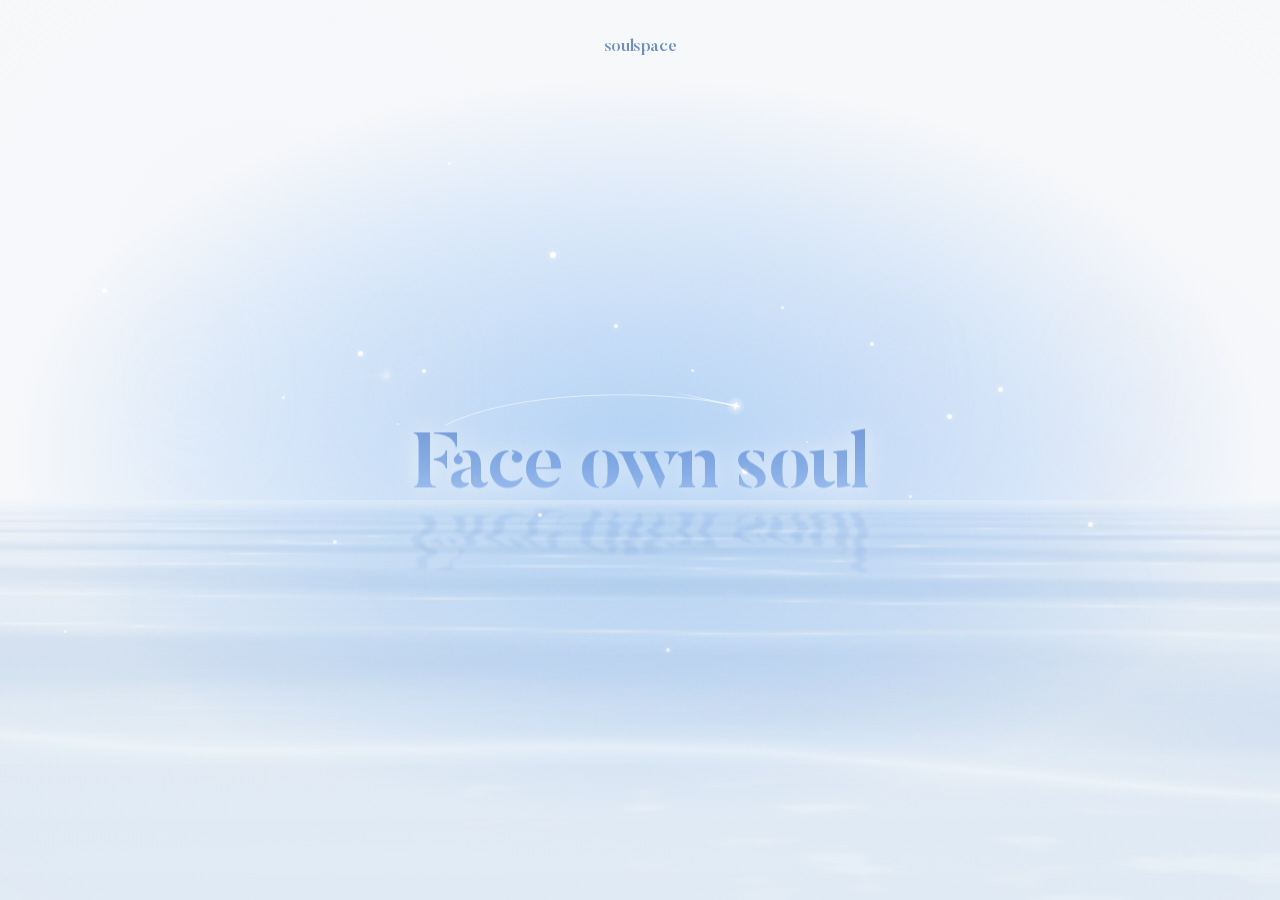
<file: index.html>
<!DOCTYPE html>
<html lang="ko">
  <head>
    <meta charset="UTF-8" />
    <meta name="viewport" content="width=device-width, initial-scale=1.0" />
    <title>Soulspace</title>
    <meta http-equiv="Cache-Control" content="no-cache" />
    <link rel="stylesheet" href="./fonts/fonts.css" />
    <style>
      :root {
        --font-en: "Butler Stencil", "Noto Serif KR", Georgia, serif;
        --font-ko: "Noto Serif KR", "Butler Stencil", Georgia, serif;
      }

      * {
        margin: 0;
        padding: 0;
        box-sizing: border-box;
      }

      html,
      body {
        height: 100%;
        overflow: hidden;
        background: #f7f8fa;
      }

      .paper-canvas {
        position: fixed;
        inset: 0;
        z-index: 0;
        background: #f7f8fa;
      }

      .viewport {
        position: relative;
        width: 100vw;
        height: 100vh;
        overflow: hidden;
        z-index: 2;
        opacity: 1;
      }

      #track {
        display: flex;
        flex-wrap: nowrap;
        width: 340vw;
        height: 100vh;
        will-change: transform;
        transform: translateX(0);
      }

      .track-left,
      .track-gap {
        flex-shrink: 0;
        height: 100vh;
      }

      .track-left {
        position: relative;
        flex: 0 0 100vw;
        width: 100vw;
        overflow: hidden;
        background: transparent;
      }

      .track-left::before {
        content: "";
        position: absolute;
        top: -8%;
        bottom: -8%;
        left: auto;
        right: 0;
        width: 128vw;
        z-index: 0;
        pointer-events: none;
        background:
          radial-gradient(ellipse 65% 55% at 50% 50%, rgba(154, 196, 242, 0.72) 0%, rgba(184, 214, 248, 0.42) 45%, rgba(247, 248, 250, 0.88) 75%),
          radial-gradient(circle at 20% 30%, rgba(220, 234, 255, 0.4) 0%, transparent 50%),
          radial-gradient(circle at 80% 60%, rgba(205, 222, 250, 0.35) 0%, transparent 50%),
          #f4f6f8;
        -webkit-mask-image: linear-gradient(to left, #000 0%, #000 72%, transparent 100%);
        mask-image: linear-gradient(to left, #000 0%, #000 72%, transparent 100%);
      }

      .track-left::after {
        content: "";
        position: absolute;
        inset: 0;
        z-index: 0;
        pointer-events: none;
        opacity: 0.09;
        mix-blend-mode: overlay;
        background-image: url("data:image/svg+xml,%3Csvg viewBox='0 0 400 400' xmlns='http://www.w3.org/2000/svg'%3E%3Cfilter id='noiseFilter'%3E%3CfeTurbulence type='fractalNoise' baseFrequency='0.8' numOctaves='3' stitchTiles='stitch'/%3E%3C/filter%3E%3Crect width='100%25' height='100%25' filter='url(%23noiseFilter)'/%3E%3C/svg%3E");
      }

      .about-story {
        position: absolute;
        left: 0;
        right: 0;
        top: 0;
        z-index: 1;
        will-change: transform;
      }

      .about-lead {
        height: 100vh;
        display: grid;
        place-items: center;
      }

      .track-left .brand {
        position: relative;
        inset: auto;
        display: block;
        padding: 0;
      }

      .about-copy {
        width: min(48rem, 76vw);
        margin: 0 auto;
        padding: 6vh 0 12vh;
        text-align: center;
        font-family: var(--font-ko);
        font-weight: 500;
        font-size: clamp(0.95rem, 1.3vw, 1.12rem);
        line-height: 1.55;
        letter-spacing: -0.02em;
        color: #2e3135;
        word-break: keep-all;
      }

      .about-copy-keep {
        white-space: nowrap;
      }

      .about-copy p + p {
        margin-top: 1.5rem;
      }

      .track-left .about-copy {
        width: min(68rem, 92vw);
        min-height: 100vh;
        display: flex;
        flex-direction: column;
        justify-content: center;
        align-items: center;
        padding: 8vh 1.5rem;
        font-size: clamp(0.92rem, 1.28vw, 1.12rem);
        line-height: 1.5;
      }

      .track-left .about-copy strong {
        font-weight: 700;
      }

      .about-meet {
        position: relative;
        height: 100vh;
        min-height: 100vh;
        display: grid;
        place-items: center;
        padding: 0;
      }

      .about-meet-brand {
        position: absolute;
        inset: 0;
        z-index: 3;
        display: grid;
        place-items: center;
        text-align: center;
        pointer-events: none;
        padding: 0;
      }

      .about-meet .intro-oval {
        position: absolute;
        left: 50%;
        top: 50%;
        z-index: 0;
        width: 122%;
        height: 222%;
        transform: translate(-50%, -50%);
        overflow: visible;
        pointer-events: none;
        opacity: 1;
      }

      .about-meet .intro-oval-stroke {
        fill: none;
        stroke: #fff;
        stroke-width: 4.2;
        stroke-linecap: round;
        stroke-linejoin: round;
      }

      .about-meet .intro-oval-star {
        fill: #fff;
      }

      .about-meet .intro-meet {
        position: relative;
        z-index: 1;
        margin: 0;
        width: auto;
        font-family: var(--font-en);
        font-weight: 800;
        font-size: clamp(2.4rem, 5.2vw, 4.8rem);
        letter-spacing: -0.05em;
        line-height: 1.1;
        text-transform: uppercase;
        text-align: center;
        white-space: nowrap;
        background: linear-gradient(
          to bottom,
          #7fa8e8 0%,
          #92b5ec 45%,
          #b7d1f6 75%,
          #dbe8fa 100%
        );
        -webkit-background-clip: text;
        background-clip: text;
        -webkit-text-fill-color: transparent;
        color: transparent;
        filter: drop-shadow(0 2px 10px rgba(255, 255, 255, 0.85))
          drop-shadow(0 0 20px rgba(255, 255, 255, 0.5));
      }

      .track-left .brand p {
        font-size: clamp(0.82rem, 1.4vw, 1.18rem);
        margin-top: 0.55em;
        color: #1e4d9c;
      }

      .track-gap {
        flex: 0 0 40vw;
        width: 40vw;
      }

      #intro {
        flex: 0 0 100vw;
        width: 100vw;
        height: 100vh;
        position: relative;
        overflow-x: hidden;
        overflow-y: auto;
        overscroll-behavior: contain;
        scrollbar-width: none;
        background:
          radial-gradient(ellipse 65% 55% at 50% 50%, rgba(154, 196, 242, 0.72) 0%, rgba(184, 214, 248, 0.42) 45%, rgba(247, 248, 250, 0.88) 75%),
          radial-gradient(circle at 20% 30%, rgba(220, 234, 255, 0.4) 0%, transparent 50%),
          radial-gradient(circle at 80% 60%, rgba(205, 222, 250, 0.35) 0%, transparent 50%),
          #f4f6f8;
      }

      #intro::before {
        display: none;
      }

      #intro::after {
        content: "";
        position: absolute;
        inset: 0;
        z-index: 2;
        pointer-events: none;
        opacity: 0.09;
        mix-blend-mode: overlay;
        background-image: url("data:image/svg+xml,%3Csvg viewBox='0 0 400 400' xmlns='http://www.w3.org/2000/svg'%3E%3Cfilter id='noiseFilter'%3E%3CfeTurbulence type='fractalNoise' baseFrequency='0.8' numOctaves='3' stitchTiles='stitch'/%3E%3C/filter%3E%3Crect width='100%25' height='100%25' filter='url(%23noiseFilter)'/%3E%3C/svg%3E");
      }

      #intro::-webkit-scrollbar {
        display: none;
        width: 0;
      }

      .intro-scroll-hud,
      .about-scroll-hud {
        position: sticky;
        top: 0;
        z-index: 5;
        height: 0;
        pointer-events: none;
      }

      .about-scroll-hud {
        position: absolute;
        inset: 0 auto auto 0;
        width: 100%;
        height: 0;
      }

      .intro-scrollbar,
      .about-scrollbar {
        position: absolute;
        top: 50vh;
        right: 1.35rem;
        width: 9px;
        height: 10.5rem;
        transform: translateY(-50%);
        border-radius: 99px;
        background: rgba(120, 169, 237, 0.16);
        opacity: 0;
        pointer-events: auto;
        cursor: pointer;
        z-index: 8;
        touch-action: none;
        user-select: none;
        transition: opacity 0.35s ease;
      }

      .intro-scrollbar::before,
      .about-scrollbar::before {
        content: "";
        position: absolute;
        inset: -18px -14px;
      }

      .intro-scrollbar.is-on,
      .about-scrollbar.is-on {
        opacity: 1;
      }

      .intro-scrollbar-thumb,
      .about-scrollbar-thumb {
        position: absolute;
        top: 0;
        left: 0;
        width: 100%;
        height: 1.7rem;
        border-radius: 99px;
        background: rgba(120, 169, 237, 0.4);
        cursor: grab;
        pointer-events: auto;
        touch-action: none;
      }

      .intro-scrollbar-thumb.is-drag,
      .about-scrollbar-thumb.is-drag {
        cursor: grabbing;
        background: rgba(95, 148, 196, 0.7);
      }

      .intro-hero {
        position: relative;
        height: 100vh;
        min-height: 100vh;
      }

      .intro-portal {
        position: relative;
        z-index: 3;
        height: 100vh;
        min-height: 100vh;
        display: flex;
        flex-direction: column;
        align-items: center;
        justify-content: center;
        gap: 1.05rem;
        padding: 3vh 1.5rem 4.5vh;
        pointer-events: none;
      }

      .intro-portal-scale {
        position: relative;
        width: min(calc(56vh * 320 / 480), 48vw, 22rem);
        aspect-ratio: 320 / 480;
        container-type: size;
        overflow: visible;
        z-index: 1;
      }

      .intro-portal-art {
        --wash: 0;
        position: absolute;
        top: 0;
        left: 0;
        width: 320px;
        height: 480px;
        transform-origin: 0 0;
        transform: scale(calc(100cqw / 320px));
        background: transparent;
        overflow: visible;
      }

      .intro-portal-art::before {
        content: "";
        position: absolute;
        top: 36px;
        left: 20px;
        width: 280px;
        height: 400px;
        z-index: -1;
        opacity: var(--wash);
        background: linear-gradient(180deg, #dce8fa 0%, #c4d9f7 100%);
      }

      .intro-portal-art .grain {
        position: absolute;
        top: 36px;
        left: 20px;
        width: 280px;
        height: 400px;
        z-index: 20;
        pointer-events: none;
        opacity: 0;
        mix-blend-mode: multiply;
        background: url("data:image/svg+xml,%3Csvg viewBox='0 0 200 200' xmlns='http://www.w3.org/2000/svg'%3E%3Cfilter id='n'%3E%3CfeTurbulence type='fractalNoise' baseFrequency='0.85' numOctaves='3' stitchTiles='stitch'/%3E%3C/filter%3E%3Crect width='100%25' height='100%25' filter='url(%23n)'/%3E%3C/svg%3E");
      }

      .intro-portal-art .portal {
        position: absolute;
        opacity: 0;
      }

      .intro-portal-art .p-top,
      .intro-portal-art .p-left,
      .intro-portal-art .p-right {
        display: none;
      }

      .intro-portal-art .portal-1 {
        top: 36px;
        left: 20px;
        width: 280px;
        height: 400px;
        z-index: 4;
        background: linear-gradient(180deg, #eef8fc 0%, #c5e6f2 100%);
        -webkit-mask:
          linear-gradient(#000 0 0) top / 100% 34px no-repeat,
          linear-gradient(#000 0 0) left / 31px 100% no-repeat,
          linear-gradient(#000 0 0) right / 31px 100% no-repeat;
        mask:
          linear-gradient(#000 0 0) top / 100% 34px no-repeat,
          linear-gradient(#000 0 0) left / 31px 100% no-repeat,
          linear-gradient(#000 0 0) right / 31px 100% no-repeat;
      }

      .intro-portal-art .portal-2 {
        top: 70px;
        left: 51px;
        width: 218px;
        height: 335px;
        z-index: 3;
        background: linear-gradient(180deg, #f3f9ee 0%, #d4ebc6 100%);
        -webkit-mask:
          linear-gradient(#000 0 0) top / 100% 28px no-repeat,
          linear-gradient(#000 0 0) left / 26px 100% no-repeat,
          linear-gradient(#000 0 0) right / 26px 100% no-repeat;
        mask:
          linear-gradient(#000 0 0) top / 100% 28px no-repeat,
          linear-gradient(#000 0 0) left / 26px 100% no-repeat,
          linear-gradient(#000 0 0) right / 26px 100% no-repeat;
      }

      .intro-portal-art .portal-3 {
        top: 98px;
        left: 77px;
        width: 166px;
        height: 275px;
        z-index: 2;
        background: linear-gradient(180deg, #f2f1fc 0%, #d4d3f6 100%);
        -webkit-mask:
          linear-gradient(#000 0 0) top / 100% 24px no-repeat,
          linear-gradient(#000 0 0) left / 22px 100% no-repeat,
          linear-gradient(#000 0 0) right / 22px 100% no-repeat;
        mask:
          linear-gradient(#000 0 0) top / 100% 24px no-repeat,
          linear-gradient(#000 0 0) left / 22px 100% no-repeat,
          linear-gradient(#000 0 0) right / 22px 100% no-repeat;
      }

      .intro-portal-art .portal-4 {
        top: 122px;
        left: 99px;
        width: 122px;
        height: 220px;
        z-index: 1;
        background: linear-gradient(180deg, #fdf4f1 0%, #f8d4cc 100%);
        -webkit-mask:
          linear-gradient(#000 0 0) top / 100% 20px no-repeat,
          linear-gradient(#000 0 0) left / 18px 100% no-repeat,
          linear-gradient(#000 0 0) right / 18px 100% no-repeat;
        mask:
          linear-gradient(#000 0 0) top / 100% 20px no-repeat,
          linear-gradient(#000 0 0) left / 18px 100% no-repeat,
          linear-gradient(#000 0 0) right / 18px 100% no-repeat;
      }

      .intro-portal-art .final-window {
        position: absolute;
        top: 142px;
        left: 117px;
        width: 86px;
        height: 124px;
        z-index: 0;
        overflow: hidden;
        opacity: 0;
        transform-origin: center center;
        background: linear-gradient(
          180deg,
          #7fa8e8 0%,
          #92b5ec 45%,
          #b7d1f6 75%,
          #dbe8fa 100%
        );
        box-shadow: 0 0 16px rgba(127, 168, 232, 0.32);
      }

      .intro-portal-art .final-window::before {
        display: none;
      }

      .intro-portal-art .stairs-stage {
        position: absolute;
        bottom: 44px;
        left: 20px;
        z-index: 6;
        width: 280px;
        display: flex;
        flex-direction: column;
        align-items: center;
        pointer-events: none;
      }

      .intro-portal-art .stair-step {
        display: flex;
        flex-direction: column;
        align-items: center;
        width: 100%;
        opacity: 0;
        clip-path: inset(100% 0 0 0);
      }

      @media (prefers-reduced-motion: reduce) {
        .intro-portal-art { --wash: 1; }
        .intro-portal-art .grain { opacity: 0.16; }
        .intro-portal-art .portal,
        .intro-portal-art .final-window,
        .intro-portal-art .stair-step {
          opacity: 1;
        }
        .intro-portal-art .stair-step {
          clip-path: none;
        }
      }

      .intro-portal-art .tread-3 {
        width: 122px;
        height: 20px;
        clip-path: polygon(15% 0%, 85% 0%, 100% 100%, 0% 100%);
        background: linear-gradient(180deg, #e4f0fc 0%, #cce2fa 100%);
        box-shadow: inset 0 1px 0 rgba(255, 255, 255, 0.8);
      }

      .intro-portal-art .riser-3 {
        width: 122px;
        height: 24px;
        background: linear-gradient(180deg, #81a4dc 0%, #9cbef0 100%);
        box-shadow: inset 0 2px 4px rgba(30, 60, 110, 0.18);
      }

      .intro-portal-art .tread-2 {
        width: 166px;
        height: 25px;
        clip-path: polygon(13% 0%, 87% 0%, 100% 100%, 0% 100%);
        background: linear-gradient(180deg, #ebf3fd 0%, #d4e7fb 100%);
        box-shadow: inset 0 1px 0 rgba(255, 255, 255, 0.85);
      }

      .intro-portal-art .riser-2 {
        width: 166px;
        height: 28px;
        background: linear-gradient(180deg, #8bafe6 0%, #a4c4f3 100%);
        box-shadow: inset 0 2px 4px rgba(30, 60, 110, 0.15);
      }

      .intro-portal-art .tread-1 {
        width: 218px;
        height: 30px;
        clip-path: polygon(12% 0%, 88% 0%, 100% 100%, 0% 100%);
        background: linear-gradient(180deg, #f0f6fe 0%, #dbeafa 100%);
        box-shadow: inset 0 1px 0 rgba(255, 255, 255, 0.9);
      }

      .intro-portal-art .riser-1 {
        width: 218px;
        height: 34px;
        background: linear-gradient(180deg, #95b8eb 0%, #aecdf7 100%);
        box-shadow: inset 0 2px 4px rgba(30, 60, 110, 0.12);
      }

      .portal-hotspots {
        position: absolute;
        inset: 0;
        z-index: 12;
        pointer-events: none;
      }

      .hotspot {
        position: absolute;
        pointer-events: none;
      }

      .hotspot-1 { top: 36px; left: 20px; width: 280px; height: 400px; }
      .hotspot-2 { top: 70px; left: 51px; width: 218px; height: 335px; }
      .hotspot-3 { top: 98px; left: 77px; width: 166px; height: 275px; }
      .hotspot-4 { top: 122px; left: 99px; width: 122px; height: 220px; }

      .hot-top,
      .hot-left,
      .hot-right {
        position: absolute;
        padding: 0;
        border: 0;
        background: transparent;
        cursor: pointer;
        pointer-events: none;
        appearance: none;
        -webkit-appearance: none;
      }

      .intro-portal.is-ready .hot-top,
      .intro-portal.is-ready .hot-left,
      .intro-portal.is-ready .hot-right {
        pointer-events: auto;
      }

      .hotspot-1 .hot-top { top: 0; left: 0; width: 100%; height: 34px; }
      .hotspot-1 .hot-left { top: 0; left: 0; width: 31px; height: 100%; }
      .hotspot-1 .hot-right { top: 0; right: 0; width: 31px; height: 100%; }

      .hotspot-2 .hot-top { top: 0; left: 0; width: 100%; height: 28px; }
      .hotspot-2 .hot-left { top: 0; left: 0; width: 26px; height: 100%; }
      .hotspot-2 .hot-right { top: 0; right: 0; width: 26px; height: 100%; }

      .hotspot-3 .hot-top { top: 0; left: 0; width: 100%; height: 24px; }
      .hotspot-3 .hot-left { top: 0; left: 0; width: 22px; height: 100%; }
      .hotspot-3 .hot-right { top: 0; right: 0; width: 22px; height: 100%; }

      .hotspot-4 .hot-top { top: 0; left: 0; width: 100%; height: 20px; }
      .hotspot-4 .hot-left { top: 0; left: 0; width: 18px; height: 100%; }
      .hotspot-4 .hot-right { top: 0; right: 0; width: 18px; height: 100%; }

      .portal-keyword {
        position: absolute;
        top: 0;
        left: 0;
        z-index: 2;
        display: flex;
        align-items: center;
        justify-content: center;
        width: 100%;
        font-family: var(--font-en);
        font-weight: 700;
        letter-spacing: 0.14em;
        color: #2e3135;
        text-transform: uppercase;
        opacity: 0;
        transform: translateY(3px);
        transition: opacity 0.28s ease, transform 0.28s ease;
        pointer-events: none;
        white-space: nowrap;
      }

      .hotspot-1 .portal-keyword { height: 34px; font-size: 11px; }
      .hotspot-2 .portal-keyword { height: 28px; font-size: 8px; letter-spacing: 0.1em; }
      .hotspot-3 .portal-keyword { height: 24px; font-size: 9px; }
      .hotspot-4 .portal-keyword { height: 20px; font-size: 8px; letter-spacing: 0.12em; }

      .hotspot:hover .portal-keyword,
      .hotspot:focus-within .portal-keyword,
      .hotspot.is-on .portal-keyword {
        opacity: 1;
        transform: translateY(0);
      }

      .portal-lead {
        width: min(52rem, 90vw);
        text-align: center;
        pointer-events: none;
        z-index: 4;
      }

      .portal-lead-tag {
        margin: 0 0 0.85rem;
        font-family: var(--font-en);
        font-weight: 700;
        font-size: clamp(0.88rem, 1.55vw, 1.18rem);
        letter-spacing: 0.04em;
        text-transform: uppercase;
        color: #5f94c4;
      }

      .portal-lead-body {
        margin: 0;
        font-family: var(--font-ko);
        font-weight: 500;
        font-size: clamp(0.82rem, 1.2vw, 1rem);
        line-height: 1.5;
        letter-spacing: -0.02em;
        color: #2e3135;
        word-break: keep-all;
      }

      .portal-lead-body + .portal-lead-body {
        margin-top: 0.45rem;
      }

      .portal-lead-keep {
        white-space: nowrap;
      }

      .portal-lead-names {
        font-weight: 700;
      }

      .portal-explain {
        position: relative;
        left: auto;
        bottom: auto;
        z-index: 4;
        width: min(54rem, 94vw);
        margin: 0;
        transform: none;
        text-align: center;
        pointer-events: none;
      }

      .portal-explain-key {
        margin: 0 0 0.55rem;
        font-family: var(--font-en);
        font-weight: 700;
        font-size: clamp(0.88rem, 1.55vw, 1.18rem);
        letter-spacing: 0.04em;
        text-transform: uppercase;
        color: #5f94c4;
        min-height: 1em;
      }

      .portal-explain-body {
        margin: 0;
        font-family: var(--font-ko);
        font-weight: 500;
        font-size: clamp(0.88rem, 1.25vw, 1.05rem);
        line-height: 1.45;
        letter-spacing: -0.02em;
        color: #2e3135;
        word-break: keep-all;
      }

      .portal-explain-body.is-single-line {
        white-space: nowrap;
      }

      .intro-soulspace {
        position: relative;
        z-index: 3;
        min-height: 100vh;
        display: flex;
        flex-direction: column;
        align-items: center;
        justify-content: center;
        padding: 10vh 6vw 18vh;
        text-align: center;
      }

      .intro-soulspace-tag {
        font-family: var(--font-en);
        font-weight: 700;
        margin-top: 0.85rem;
        transform: none;
        font-size: clamp(0.68rem, 1.15vw, 1rem);
        letter-spacing: 0.04em;
        color: #1e4d9c;
      }

      .intro-soulspace .about-copy {
        width: min(74rem, 96vw);
        padding: 3.5rem 0 0;
      }

      .intro-soulspace .about-copy p + p,
      .track-left .about-copy p + p {
        margin-top: 0.55rem;
      }

      .intro-soulspace .about-copy p:last-child {
        white-space: nowrap;
      }

      .intro-scroll-hint,
      .about-scroll-hint {
        position: absolute;
        left: 50%;
        bottom: 2.4rem;
        z-index: 4;
        margin: 0;
        transform: translateX(-50%);
        font-family: var(--font-en);
        font-weight: 700;
        font-size: 0.72rem;
        letter-spacing: 0.22em;
        color: #5f94c4;
        pointer-events: none;
        opacity: 1;
        transition: opacity 0.35s ease;
      }

      .intro-scroll-hint.is-off,
      .about-scroll-hint.is-off {
        opacity: 0;
      }

      .intro-particle {
        position: absolute;
        z-index: 2;
        border-radius: 50%;
        background: #fff;
        box-shadow: 0 0 6px rgba(255, 255, 255, 0.9);
        pointer-events: none;
      }

      .intro-particle.p1 { width: 5px; height: 5px; top: 32%; left: 8%; opacity: 0.85; }
      .intro-particle.p2 { width: 3px; height: 3px; top: 18%; left: 35%; opacity: 0.7; }
      .intro-particle.p3 { width: 6px; height: 6px; top: 28%; left: 43%; opacity: 0.95; }
      .intro-particle.p4 { width: 4px; height: 4px; top: 72%; left: 52%; opacity: 0.65; }
      .intro-particle.p5 { width: 3px; height: 3px; top: 70%; left: 5%; opacity: 0.6; }
      .intro-particle.p6 { width: 4px; height: 4px; top: 41%; left: 33%; opacity: 0.8; }
      .intro-particle.p7 { width: 5px; height: 5px; top: 58%; left: 85%; opacity: 0.75; }
      .intro-particle.p8 { width: 3px; height: 3px; top: 44%; left: 22%; opacity: 0.72; }
      .intro-particle.p9 { width: 5px; height: 5px; top: 39%; left: 28%; opacity: 0.88; }
      .intro-particle.p10 { width: 2px; height: 2px; top: 47%; left: 31%; opacity: 0.6; }
      .intro-particle.p11 { width: 4px; height: 4px; top: 36%; left: 48%; opacity: 0.8; }
      .intro-particle.p12 { width: 3px; height: 3px; top: 41%; left: 54%; opacity: 0.7; }
      .intro-particle.p13 { width: 6px; height: 6px; top: 52%; left: 58%; opacity: 0.9; }
      .intro-particle.p14 { width: 2px; height: 2px; top: 49%; left: 63%; opacity: 0.55; }
      .intro-particle.p15 { width: 4px; height: 4px; top: 38%; left: 68%; opacity: 0.78; }
      .intro-particle.p16 { width: 5px; height: 5px; top: 46%; left: 74%; opacity: 0.82; }
      .intro-particle.p17 { width: 3px; height: 3px; top: 55%; left: 71%; opacity: 0.68; }
      .intro-particle.p18 { width: 4px; height: 4px; top: 57%; left: 42%; opacity: 0.74; }
      .intro-particle.p19 { width: 2px; height: 2px; top: 53%; left: 37%; opacity: 0.58; }
      .intro-particle.p20 { width: 5px; height: 5px; top: 43%; left: 78%; opacity: 0.8; }
      .intro-particle.p21 { width: 3px; height: 3px; top: 34%; left: 61%; opacity: 0.66; }
      .intro-particle.p22 { width: 4px; height: 4px; top: 60%; left: 26%; opacity: 0.7; }

      #cards {
        flex: 0 0 100vw;
        width: 100vw;
        height: 100vh;
        position: relative;
        display: flex;
        align-items: center;
        justify-content: flex-start;
        padding: 8vh 6vw 8vh 6vw;
      }

      #cards::before {
        content: "";
        position: absolute;
        inset: 0;
        z-index: 0;
        pointer-events: none;
        background:
          radial-gradient(ellipse 70vw 55vh at 50vw 50%, rgba(154, 196, 242, 0.72) 0%, rgba(184, 214, 248, 0.42) 45%, rgba(247, 248, 250, 0.88) 75%),
          radial-gradient(circle at 20vw 30%, rgba(220, 234, 255, 0.4) 0%, transparent 50%),
          radial-gradient(circle at 80vw 60%, rgba(205, 222, 250, 0.35) 0%, transparent 50%),
          #f4f6f8;
      }

      #cards::after {
        content: "";
        position: absolute;
        inset: 0;
        z-index: 0;
        pointer-events: none;
        opacity: 0.09;
        mix-blend-mode: overlay;
        background-image: url("data:image/svg+xml,%3Csvg viewBox='0 0 400 400' xmlns='http://www.w3.org/2000/svg'%3E%3Cfilter id='noiseFilter'%3E%3CfeTurbulence type='fractalNoise' baseFrequency='0.8' numOctaves='3' stitchTiles='stitch'/%3E%3C/filter%3E%3Crect width='100%25' height='100%25' filter='url(%23noiseFilter)'/%3E%3C/svg%3E");
      }

      .cards-wrapper {
        position: relative;
        z-index: 1;
        display: flex;
        gap: 13vw;
        align-items: stretch;
        justify-content: flex-start;
        width: auto;
        height: 62vh;
        transform: translateY(1.5vh);
      }

      .card-slot {
        position: relative;
        flex: 0 0 21vw;
        width: 21vw;
        min-width: 21vw;
        height: 100%;
      }

      .card-slot .card-item {
        width: 100%;
        min-width: 0;
        flex: none;
        height: 100%;
      }

      .card-item {
        position: relative;
        flex: 0 0 21vw;
        width: 21vw;
        min-width: 21vw;
        height: 100%;
        container-type: inline-size;
        background: transparent;
        box-shadow: 0 18px 44px rgba(44, 54, 64, 0.08);
        display: flex;
        flex-direction: column;
        padding: 0;
        border: 0;
        border-radius: 10px;
        cursor: pointer;
        transition: transform 0.45s ease, box-shadow 0.45s ease;
        overflow: hidden;
      }

      .card-item:hover {
        z-index: 5;
        transform: translateY(-10px) scale(1.03);
        box-shadow: 0 22px 50px rgba(44, 54, 64, 0.12);
      }

      .card-gradient-box {
        position: relative;
        width: 100%;
        flex: 1 1 auto;
        height: 100%;
        min-height: 0;
        margin-bottom: 0;
        overflow: hidden;
        border-radius: 10px;
        background-size: 100% 100%;
        background-repeat: no-repeat;
      }

      .card-01 .card-gradient-box {
        background: #f7fafc;
      }

      .card-01 .card-gradient-box::before {
        content: "";
        position: absolute;
        inset: -18%;
        pointer-events: none;
        background:
          radial-gradient(ellipse 42% 38% at 46% 44%, rgba(176, 226, 232, 0.95) 0%, transparent 72%),
          radial-gradient(ellipse 55% 48% at 78% 86%, rgba(110, 188, 226, 0.88) 0%, transparent 70%),
          radial-gradient(ellipse 48% 42% at 16% 84%, rgba(148, 214, 232, 0.7) 0%, transparent 68%),
          radial-gradient(ellipse 36% 32% at 14% 50%, rgba(242, 208, 188, 0.32) 0%, transparent 74%),
          radial-gradient(ellipse 40% 34% at 88% 22%, rgba(255, 255, 255, 0.95) 0%, transparent 70%);
        filter: blur(32px);
      }

      .card-01 .card-emblem,
      .card-02 .card-emblem,
      .card-03 .card-emblem,
      .card-04 .card-emblem {
        position: absolute;
        inset: 0;
        display: grid;
        place-items: center;
        pointer-events: none;
        z-index: 1;
      }

      .card-item.card-04 .card-emblem {
        display: none;
      }

      .card-item.card-01 .card-emblem,
      .card-item.card-02 .card-emblem,
      .card-item.card-03 .card-emblem {
        display: none;
      }

      .card-01 .card-marble {
        width: 54%;
        height: auto;
        object-fit: contain;
        opacity: 0.46;
        pointer-events: none;
      }

      .card-02 .card-orbit {
        width: 86%;
        height: auto;
        object-fit: contain;
        opacity: 0.62;
        pointer-events: none;
      }

      .card-03 .card-swirl {
        width: 88%;
        height: auto;
        object-fit: contain;
        opacity: 0.58;
        pointer-events: none;
      }

      .card-01 .glow-art {
        width: 86%;
        aspect-ratio: 1;
        display: grid;
        place-items: center;
      }

      .card-item.card-01 .glow-art {
        opacity: 0.38;
      }

      .card-01 .glow-ring {
        width: 72%;
        height: 72%;
        border-radius: 50%;
        background: transparent;
        border: 2.5px solid #ffffff;
        box-shadow:
          0 0 10px 2px rgba(59, 91, 165, 0.45),
          0 0 25px 8px rgba(59, 91, 165, 0.25),
          inset 0 0 10px 2px rgba(59, 91, 165, 0.35);
      }

      .card-item.card-03 .moon-art {
        opacity: 0.38;
      }

      .card-03 .moon-art {
        width: 74%;
        aspect-ratio: 1;
        container-type: inline-size;
      }

      .card-03 .moon-art-disc {
        position: relative;
        width: 100%;
        height: 100%;
        border-radius: 50%;
        background: #ded8d2;
        display: flex;
        justify-content: center;
        align-items: flex-end;
        overflow: hidden;
        box-shadow:
          0 0 0.7rem 0.12rem rgba(255, 244, 220, 0.28),
          inset 0 -10px 20px rgba(46, 49, 53, 0.05);
      }

      .card-03 .moon-art-crescent {
        position: relative;
        width: 65.8%;
        height: 65.8%;
        border-radius: 50%;
        box-shadow: 0 9.2cqi 0 0 rgba(150, 92, 178, 0.45);
        margin-bottom: 26cqi;
        filter: drop-shadow(0 6px 6px rgba(255, 248, 225, 0.28));
      }

      .card-03 .moon-art-ledge {
        position: absolute;
        bottom: 0;
        left: 0;
        width: 100%;
        height: 22.4%;
        background: #ded8d2;
        box-shadow: 0 -2px 5px rgba(255, 250, 235, 0.22);
      }
      .card-02 .card-gradient-box {
        background: #f7fbf4;
      }

      .card-02 .card-gradient-box::before {
        content: "";
        position: absolute;
        inset: -18%;
        pointer-events: none;
        background:
          radial-gradient(ellipse 42% 38% at 50% 42%, rgba(198, 232, 176, 0.95) 0%, transparent 72%),
          radial-gradient(ellipse 55% 48% at 22% 86%, rgba(152, 208, 120, 0.88) 0%, transparent 70%),
          radial-gradient(ellipse 48% 42% at 84% 78%, rgba(184, 222, 156, 0.7) 0%, transparent 68%),
          radial-gradient(ellipse 36% 32% at 86% 46%, rgba(232, 220, 170, 0.3) 0%, transparent 74%),
          radial-gradient(ellipse 40% 34% at 12% 18%, rgba(255, 255, 255, 0.95) 0%, transparent 70%);
        filter: blur(32px);
      }
      .card-01 .card-gradient-box::after,
      .card-02 .card-gradient-box::after,
      .card-03 .card-gradient-box::after,
      .card-04 .card-gradient-box::after {
        content: "";
        position: absolute;
        inset: 0;
        pointer-events: none;
        opacity: 0.12;
        mix-blend-mode: overlay;
        background-image: url("data:image/svg+xml,%3Csvg viewBox='0 0 180 180' xmlns='http://www.w3.org/2000/svg'%3E%3Cfilter id='cardGrain'%3E%3CfeTurbulence type='fractalNoise' baseFrequency='0.85' numOctaves='4' stitchTiles='stitch'/%3E%3CfeColorMatrix type='saturate' values='0'/%3E%3C/filter%3E%3Crect width='100%25' height='100%25' filter='url(%23cardGrain)'/%3E%3C/svg%3E");
        background-size: 160px 160px;
      }
      .card-03 .card-gradient-box {
        background: #f6f5fc;
      }

      .card-03 .card-gradient-box::before {
        content: "";
        position: absolute;
        inset: -18%;
        pointer-events: none;
        background:
          radial-gradient(ellipse 42% 38% at 52% 46%, rgba(196, 194, 246, 0.95) 0%, transparent 72%),
          radial-gradient(ellipse 55% 48% at 80% 84%, rgba(142, 140, 232, 0.86) 0%, transparent 70%),
          radial-gradient(ellipse 48% 42% at 14% 80%, rgba(176, 174, 240, 0.7) 0%, transparent 68%),
          radial-gradient(ellipse 36% 32% at 12% 42%, rgba(232, 188, 220, 0.28) 0%, transparent 74%),
          radial-gradient(ellipse 40% 34% at 90% 16%, rgba(255, 255, 255, 0.95) 0%, transparent 70%);
        filter: blur(32px);
      }

      .card-04 .card-gradient-box {
        background: #fdf7f5;
      }

      .card-04 .card-gradient-box::before {
        content: "";
        position: absolute;
        inset: -18%;
        pointer-events: none;
        background:
          radial-gradient(ellipse 42% 38% at 48% 44%, rgba(250, 198, 184, 0.95) 0%, transparent 72%),
          radial-gradient(ellipse 55% 48% at 76% 88%, rgba(240, 132, 108, 0.86) 0%, transparent 70%),
          radial-gradient(ellipse 48% 42% at 18% 82%, rgba(246, 176, 156, 0.7) 0%, transparent 68%),
          radial-gradient(ellipse 36% 32% at 88% 48%, rgba(246, 214, 168, 0.3) 0%, transparent 74%),
          radial-gradient(ellipse 40% 34% at 14% 20%, rgba(255, 255, 255, 0.95) 0%, transparent 70%);
        filter: blur(32px);
      }

      .card-04 .arch-art {
        position: relative;
        width: 78%;
        height: 92%;
        container-type: inline-size;
        transform: translateY(-8%);
        clip-path: inset(0 -30% 7% -30%);
      }

      .card-item.card-04 .arch-art {
        opacity: 0.38;
      }

      .card-04 .arch {
        position: absolute;
        left: 50%;
        bottom: 7%;
        box-sizing: border-box;
        transform: translateX(-50%);
        transform-origin: bottom center;
      }

      .card-04 .arch-layer-4 {
        width: 64cqi;
        height: 97cqi;
        border-top-left-radius: 32cqi;
        border-top-right-radius: 32cqi;
        background: rgba(229, 72, 57, 0.48);
        z-index: 1;
      }

      .card-04 .arch-layer-3 {
        width: 57cqi;
        height: 88cqi;
        border-top-left-radius: 28.5cqi;
        border-top-right-radius: 28.5cqi;
        background: rgba(231, 98, 52, 0.52);
        z-index: 2;
      }

      .card-04 .arch-front-light {
        width: 42cqi;
        height: 67cqi;
        border-top-left-radius: 21cqi;
        border-top-right-radius: 21cqi;
        z-index: 10;
        background: rgba(229, 72, 57, 0.48);
        box-shadow:
          0 -2.8cqi 8.2cqi 1.8cqi rgba(255, 220, 160, 0.52),
          0 -1.4cqi 5.2cqi 1cqi rgba(227, 169, 116, 0.36);
      }

      .card-info {
        position: absolute;
        inset: 0;
        z-index: 2;
        display: grid;
        place-items: center;
        flex: none;
        height: auto;
        padding: 0;
        pointer-events: none;
      }

      .card-label {
        position: relative;
        display: flex;
        flex-direction: column;
        align-items: center;
      }

      .card-title {
        font-family: var(--font-en);
        font-weight: 800;
        font-size: clamp(1.55rem, 3.1vw, 2.7rem);
        letter-spacing: -0.03em;
        color: #353d46;
        text-align: center;
        white-space: nowrap;
      }

      .card-01 .card-title {
        color: #7cc5e4;
      }

      .card-02 .card-title {
        white-space: normal;
        line-height: 1.05;
        color: #a8d98c;
      }

      .card-03 .card-title {
        color: #9896f1;
      }

      .card-04 .card-title {
        color: #f59580;
      }

      .card-hover-copy {
        position: absolute;
        top: calc(100% + 0.78rem);
        left: 50%;
        margin: 0;
        width: 92cqi;
        max-width: none;
        font-family: var(--font-ko);
        font-weight: 600;
        font-size: clamp(0.92rem, 6.4cqi, 1.12rem);
        line-height: 1.55;
        letter-spacing: -0.025em;
        color: #2e3135;
        text-align: center;
        word-break: keep-all;
        opacity: 0;
        transform: translateX(-50%) translateY(6px);
        transition: opacity 0.35s ease, transform 0.35s ease;
      }

      .card-item:hover .card-hover-copy {
        opacity: 1;
        transform: translateX(-50%) translateY(0);
      }

      .gallery-mark {
        position: fixed;
        top: 5rem;
        left: 5rem;
        z-index: 20;
        margin: 0;
        font-family: Italiana, "Times New Roman", serif;
        font-weight: 400;
        font-size: clamp(1.1rem, 1.8vw, 1.5rem);
        letter-spacing: 0.18em;
        color: #2e3135;
        pointer-events: auto;
        cursor: pointer;
        opacity: 0;
        visibility: hidden;
      }

      .soul-logo {
        display: inline-block;
        font-family: var(--font-en);
        font-weight: 700;
        letter-spacing: 0.02em;
        line-height: 1;
        color: inherit;
      }

      .brand h1.soul-logo {
        font-family: var(--font-en);
        font-weight: 700;
        letter-spacing: 0.02em;
      }

      .track-left .brand h1.soul-logo,
      #intro .intro-soulspace h1.soul-logo {
        font-family: var(--font-en);
        font-weight: 700;
        font-size: clamp(2.2rem, 5.6vw, 9.8rem);
        letter-spacing: 0.02em;
        line-height: 1.25;
        padding: 0.06em 0.06em 0.1em;
        overflow: visible;
        background: linear-gradient(
          to bottom,
          #7fa8e8 0%,
          #92b5ec 32%,
          #b7d1f6 82%,
          #dbe8fa 100%
        );
        -webkit-background-clip: text;
        background-clip: text;
        -webkit-text-fill-color: transparent;
        color: transparent;
        filter: drop-shadow(0 2px 10px rgba(255, 255, 255, 0.85))
          drop-shadow(0 0 20px rgba(255, 255, 255, 0.5));
      }

      #galleryMark .soul-logo {
        font-family: var(--font-en);
        font-weight: 700;
        letter-spacing: 0.02em;
        line-height: 1;
        background: linear-gradient(
          to bottom,
          #7fa8e8 0%,
          #92b5ec 45%,
          #b7d1f6 75%,
          #dbe8fa 100%
        );
        -webkit-background-clip: text;
        background-clip: text;
        -webkit-text-fill-color: transparent;
        color: transparent;
        filter: none;
      }

      .gallery-mark-about {
        left: auto;
        letter-spacing: 0.02em;
        right: 11rem;
        font-size: clamp(0.95rem, 1.1vw, 1.28rem);
        font-family: var(--font-en);
        font-weight: 700;
        -webkit-text-stroke: 0;
      }

      .gallery-mark-guide {
        left: 50%;
        right: auto;
        top: 5.5rem;
        transform: translateX(-50%);
        letter-spacing: 0.02em;
        font-size: 0.9rem;
        font-family: var(--font-en);
        font-weight: 700;
        -webkit-text-stroke: 0;
        pointer-events: none;
        cursor: default;
        white-space: nowrap;
      }

      .gallery-mark-close {
        top: 5rem;
        right: 4.8rem;
        letter-spacing: 0.02em;
        font-size: clamp(0.95rem, 1.1vw, 1.28rem);
        opacity: 0;
        visibility: hidden;
      }

      .gallery-menu {
        left: auto;
        right: 5.5rem;
        top: 5rem;
        width: auto;
        height: auto;
        padding: 0;
        border: 0;
        background: transparent;
        font-family: var(--font-en);
        font-weight: 700;
        font-size: clamp(0.95rem, 1.1vw, 1.28rem);
        letter-spacing: 0.02em;
        line-height: 1;
        color: #2e3135;
        appearance: none;
        -webkit-appearance: none;
        opacity: 0;
        visibility: hidden;
      }

      .gallery-scroll {
        left: auto;
        right: 5.5rem;
        top: auto;
        bottom: 4.2rem;
        font-family: var(--font-en);
        font-weight: 400;
        font-size: 0.95rem;
        letter-spacing: 0.18em;
        color: #2e3135;
        pointer-events: none;
        cursor: default;
        opacity: 0;
        visibility: hidden;
      }

      .site-utils {
        position: fixed;
        top: 1.7rem;
        right: 1.8rem;
        z-index: 30;
        display: flex;
        align-items: center;
        gap: 0.75rem;
        pointer-events: auto;
      }

      .util-btn {
        width: 3.15rem;
        height: 3.15rem;
        padding: 0;
        border: 0;
        border-radius: 999px;
        background: #78a9ed;
        color: #fff;
        display: grid;
        place-items: center;
        cursor: pointer;
        appearance: none;
        -webkit-appearance: none;
        transition: transform 0.25s ease, background 0.25s ease;
      }

      .util-btn:hover {
        transform: scale(1.06);
        background: #78a9ed;
      }

      .util-btn svg {
        display: block;
        width: 1.7rem;
        height: 1.7rem;
      }

      .util-btn .icon-sound-on {
        display: none;
      }

      html.is-sound-on .util-btn .icon-sound-on {
        display: block;
      }

      html.is-sound-on .util-btn .icon-sound-off {
        display: none;
      }

      .gallery-arrow {
        position: fixed;
        top: auto;
        bottom: 4.15rem;
        z-index: 20;
        width: 3.1rem;
        height: 3.1rem;
        padding: 0;
        border: 0;
        border-radius: 50%;
        background: #b5d6f5;
        color: #fff;
        display: grid;
        place-items: center;
        cursor: pointer;
        opacity: 0;
        visibility: hidden;
        pointer-events: none;
        transform: none;
        transition: opacity 0.3s ease, visibility 0.3s ease, transform 0.25s ease, background 0.25s ease;
      }

      .gallery-arrow svg {
        display: block;
        width: 1.42rem;
        height: 1.42rem;
      }

      .gallery-arrow-left {
        left: 5.2vw;
      }

      .gallery-arrow-right {
        right: 5.2vw;
      }

      body.is-gallery-nav:not(.is-card-open) .gallery-arrow {
        opacity: 1;
        visibility: visible;
        pointer-events: auto;
      }

      body.is-gallery-nav:not(.is-card-open) .gallery-arrow:hover {
        transform: scale(1.08);
      }

      body.is-gallery-nav:not(.is-card-open) .gallery-arrow.is-dim {
        opacity: 0.2;
        pointer-events: none;
      }

      body.is-about .gallery-arrow,
      body.is-about.is-gallery-nav .gallery-arrow,
      body.is-about.is-gallery-nav:not(.is-card-open) .gallery-arrow,
      body.is-about.is-gallery-nav:not(.is-card-open) .gallery-arrow.is-dim {
        opacity: 0 !important;
        visibility: hidden !important;
        pointer-events: none !important;
      }

      body.is-card-open #galleryMark,
      body.is-card-open #galleryGuide,
      body.is-card-open #galleryScroll,
      body.is-card-interact #galleryAbout,
      body.is-card-interact #galleryMenu,
      body.is-about #galleryGuide,
      body.is-about #galleryAbout,
      body.is-about #galleryMark {
        opacity: 0 !important;
        visibility: hidden !important;
        pointer-events: none !important;
      }

      .card-01 {
        cursor: pointer;
      }

      .content-view {
        position: fixed;
        inset: 0;
        z-index: 15;
        display: flex;
        flex-direction: column;
        justify-content: center;
        align-items: center;
        opacity: 0;
        pointer-events: none;
        overflow: hidden;
        background: #f7fafc;
      }

      .card-focus-view.card-01 {
        background: #f4f8fb;
      }

      .card-focus-view.card-02 {
        background: #f5faf2;
      }

      .card-focus-view.card-03 {
        background: #f5f4fb;
      }

      .card-focus-view.card-04 {
        background: #fdf7f5;
      }

      .content-view::after {
        content: "";
        position: absolute;
        inset: 0;
        z-index: 0;
        pointer-events: none;
        opacity: 0.46;
        mix-blend-mode: multiply;
        background-image: url("data:image/svg+xml,%3Csvg viewBox='0 0 180 180' xmlns='http://www.w3.org/2000/svg'%3E%3Cfilter id='cardGrain'%3E%3CfeTurbulence type='fractalNoise' baseFrequency='0.85' numOctaves='4' stitchTiles='stitch'/%3E%3CfeColorMatrix type='saturate' values='0'/%3E%3C/filter%3E%3Crect width='100%25' height='100%25' filter='url(%23cardGrain)'/%3E%3C/svg%3E");
        background-size: 160px 160px;
      }

      .card-focus-clip {
        position: absolute;
        inset: 0;
        z-index: 2;
        clip-path: circle(66vmin at 50% 50%);
        will-change: clip-path, opacity;
      }

      .card-focus-keyword {
        position: absolute;
        left: 50%;
        top: 29%;
        z-index: 3;
        margin: 0;
        transform: translate(-50%, -50%);
        font-family: "Playfair Display", Georgia, serif;
        font-weight: 500;
        font-size: clamp(2.2rem, 6.2vw, 5.4rem);
        letter-spacing: 0.14em;
        color: #2c333a;
        white-space: nowrap;
        pointer-events: none;
        opacity: 0;
      }

      .card-focus-backdrop {
        position: absolute;
        left: 50%;
        top: 46%;
        z-index: 1;
        width: min(42vmin, 24.5rem);
        aspect-ratio: 1;
        border-radius: 50%;
        background: radial-gradient(
          circle at 50% 50%,
          #7cc5e4 0%,
          rgba(124, 197, 228, 0.78) 38%,
          rgba(184, 223, 240, 0.28) 64%,
          transparent 78%
        );
        transform: translate(-50%, -50%);
        filter: blur(10px);
        pointer-events: none;
      }

      .card-focus-view.card-02 .card-focus-backdrop {
        background: radial-gradient(
          circle at 50% 50%,
          #a8d98c 0%,
          rgba(168, 217, 140, 0.78) 38%,
          rgba(200, 232, 180, 0.28) 64%,
          transparent 78%
        );
      }

      .card-focus-view.card-03 .card-focus-backdrop {
        background: radial-gradient(
          circle at 50% 50%,
          #9896f1 0%,
          rgba(152, 150, 241, 0.8) 38%,
          rgba(196, 194, 246, 0.3) 64%,
          transparent 78%
        );
      }

      .card-focus-view.card-04 .card-focus-backdrop {
        background: radial-gradient(
          circle at 50% 50%,
          #f59580 0%,
          rgba(245, 149, 128, 0.8) 38%,
          rgba(246, 196, 184, 0.3) 64%,
          transparent 78%
        );
      }

      .card-focus-backdrop::after {
        display: none;
      }

      .card-focus-stage {
        position: absolute;
        inset: 0;
        z-index: 2;
        display: grid;
        place-items: center;
        pointer-events: none;
        transform: translateY(14vh);
      }

      .card-focus-view.card-04 .card-focus-stage {
        transform: translateY(22vh);
      }

      .card-focus-emblem {
        position: relative;
        width: min(80vmin, 740px);
        aspect-ratio: 1;
        display: grid;
        place-items: center;
      }

      .card-focus-story {
        position: absolute;
        left: 0;
        right: 0;
        top: 0;
        z-index: 1;
        display: flex;
        flex-direction: column;
        align-items: center;
        pointer-events: none;
        will-change: transform;
      }

      .card-focus-story-lead {
        flex: 0 0 100vh;
        width: 100%;
      }

      .card-focus-after-title {
        margin: 0 0 3.2rem;
        font-family: "Playfair Display", Georgia, serif;
        font-weight: 500;
        font-size: clamp(2.2rem, 6.4vw, 4.8rem);
        letter-spacing: 0.12em;
        line-height: 0.9;
        color: #2c333a;
      }

      .card-focus-body {
        width: min(36rem, 86vw);
        min-height: 220vh;
        padding-bottom: 40vh;
        text-align: center;
      }

      #cardFocusBody {
        width: min(40rem, 88vw);
      }

      #cardFocusBody > p {
        word-break: keep-all;
        overflow-wrap: normal;
      }

      #cardFocusBody03 {
        width: min(42rem, 90vw);
        padding-top: 2.8vh;
      }

      #cardFocusBody03 > p {
        font-size: 1.08rem;
        word-break: keep-all;
        overflow-wrap: normal;
        line-height: 1.45;
      }

      #cardFocusBody02 {
        width: min(42rem, 90vw);
        padding-top: 2.8vh;
      }

      #cardFocusBody02 > p {
        font-size: 1.08rem;
        word-break: keep-all;
        overflow-wrap: normal;
        line-height: 1.45;
      }

      #cardFocusBody04 {
        width: min(42rem, 90vw);
        padding-top: 2.8vh;
      }

      #cardFocusBody04 > p {
        font-size: 1.08rem;
        word-break: keep-all;
        overflow-wrap: normal;
        line-height: 1.45;
      }

      .card-focus-view.is-direct::after {
        opacity: 0.16;
      }

      .card-focus-view.is-direct .card-focus-clip {
        display: none;
      }

      .card-focus-view.is-direct .card-focus-hero {
        position: relative;
        flex: 0 0 100vh;
        width: 100%;
        display: grid;
        place-items: center;
      }

      .card-focus-view.is-direct .card-focus-interact {
        flex: 0 0 100vh;
        width: 100%;
        position: relative;
      }

      .card-focus-view.is-direct .card-focus-interact iframe {
        position: absolute;
        inset: 0;
        width: 100%;
        height: 100%;
        border: 0;
        display: none;
        background: transparent;
      }

      .card-focus-view.card-01.is-direct #blankMarbleFrame,
      .card-focus-view.card-02.is-direct #thinkInteractFrame,
      .card-focus-view.card-03.is-direct #universeInteractFrame,
      .card-focus-view.card-04.is-direct #bubbleInteractFrame {
        display: block;
      }

      .card-focus-view.is-direct .card-focus-copy {
        position: relative;
        z-index: 1;
        width: min(68vmin, 40rem);
        aspect-ratio: 1;
        display: grid;
        place-items: center;
        transform: translateY(-7vh);
      }

      .card-focus-view.is-direct .card-focus-copy::before {
        content: "";
        position: absolute;
        inset: -10%;
        z-index: 0;
        border-radius: 50%;
        filter: blur(18px);
        pointer-events: none;
        background: radial-gradient(
          circle at 50% 50%,
          #7cc5e4 0%,
          rgba(124, 197, 228, 0.84) 20%,
          rgba(184, 223, 240, 0.32) 46%,
          rgba(184, 223, 240, 0.1) 74%,
          transparent 92%
        );
      }

      .card-focus-view.card-02.is-direct .card-focus-copy::before {
        background: radial-gradient(
          circle at 50% 50%,
          #a8d98c 0%,
          rgba(168, 217, 140, 0.84) 20%,
          rgba(200, 232, 180, 0.32) 46%,
          rgba(200, 232, 180, 0.1) 74%,
          transparent 92%
        );
      }

      .card-focus-view.card-03.is-direct .card-focus-copy::before {
        background: radial-gradient(
          circle at 50% 50%,
          #9896f1 0%,
          rgba(152, 150, 241, 0.86) 20%,
          rgba(196, 194, 246, 0.34) 46%,
          rgba(196, 194, 246, 0.1) 74%,
          transparent 92%
        );
      }

      .card-focus-view.card-04.is-direct .card-focus-copy::before {
        background: radial-gradient(
          circle at 50% 50%,
          #f59580 0%,
          rgba(245, 149, 128, 0.86) 20%,
          rgba(246, 196, 184, 0.34) 46%,
          rgba(246, 196, 184, 0.1) 74%,
          transparent 92%
        );
      }

      .card-focus-view.is-direct .card-focus-keyword,
      .card-focus-view.is-direct .card-focus-stage,
      .card-focus-view.is-direct .card-focus-scrollbar {
        display: none;
      }

      .card-focus-view.is-direct .card-focus-story {
        z-index: 4;
        top: 0;
        left: 0;
        right: 0;
        bottom: auto;
        height: auto;
        overflow: hidden;
        pointer-events: auto;
        justify-content: flex-start;
        padding: 0;
        transform: none;
      }

      .card-focus-view.is-direct .card-focus-story-lead {
        display: none;
      }

      .card-focus-view.is-direct .card-focus-after-title {
        position: relative;
        z-index: 1;
        flex-shrink: 0;
        margin: 0;
        font-family: var(--font-en);
        font-weight: 800;
        font-style: normal;
        font-size: clamp(1.85rem, 3.7vw, 3.15rem);
        letter-spacing: -0.03em;
        line-height: 1;
        color: #ffffff;
        text-shadow: none;
        white-space: nowrap;
        width: 100%;
        text-align: center;
      }

      .card-focus-view.card-01.is-direct .card-focus-after-title {
        font-size: clamp(2.35rem, 4.6vw, 4rem);
      }

      .card-focus-view.card-02.is-direct .card-focus-after-title {
        font-size: clamp(1.85rem, 3.7vw, 3.15rem);
        letter-spacing: -0.03em;
        line-height: 1.05;
        white-space: normal;
        text-align: center;
      }

      .card-focus-view.is-direct .card-focus-body,
      .card-focus-view.is-direct #cardFocusBody,
      .card-focus-view.is-direct #cardFocusBody02,
      .card-focus-view.is-direct #cardFocusBody03,
      .card-focus-view.is-direct #cardFocusBody04 {
        position: absolute;
        left: 50%;
        top: 50%;
        z-index: 2;
        min-height: 0;
        padding: 0;
        width: min(38rem, 88vw);
        transform: translate(-50%, calc(-7vh + min(27vmin, 16rem)));
      }

      .card-focus-view.is-direct .card-focus-body > p:not(.card-focus-play-hint),
      .card-focus-view.is-direct #cardFocusBody > p:not(.card-focus-play-hint),
      .card-focus-view.is-direct #cardFocusBody02 > p:not(.card-focus-play-hint),
      .card-focus-view.is-direct #cardFocusBody03 > p:not(.card-focus-play-hint),
      .card-focus-view.is-direct #cardFocusBody04 > p:not(.card-focus-play-hint) {
        font-family: var(--font-ko);
        font-weight: 400;
        font-size: clamp(0.86rem, 1.2vw, 1.02rem);
        line-height: 1.55;
        letter-spacing: -0.02em;
        color: #2e3135;
        text-shadow: none;
        word-break: keep-all;
      }

      .card-focus-view.is-direct .card-focus-body > p + p:not(.card-focus-play-hint) {
        margin-top: 0.15rem;
      }

      .card-focus-view.card-01.is-direct #cardFocusBody > p:not(.card-focus-play-hint) {
        color: #4eafd2;
        font-size: clamp(0.94rem, 1.32vw, 1.12rem);
      }

      .card-focus-view.card-02.is-direct #cardFocusBody02 > p:not(.card-focus-play-hint) {
        color: #a8d98c;
        font-size: clamp(0.94rem, 1.32vw, 1.12rem);
      }

      .card-focus-view.card-03.is-direct #cardFocusBody03 > p:not(.card-focus-play-hint) {
        color: #9896f1;
        font-size: clamp(0.94rem, 1.32vw, 1.12rem);
      }

      .card-focus-view.card-04.is-direct #cardFocusBody04 > p:not(.card-focus-play-hint) {
        color: #f59580;
        font-size: clamp(0.94rem, 1.32vw, 1.12rem);
      }

      #cardFocusPlayHint {
        display: none;
      }

      .card-focus-view.is-direct #cardFocusPlayHint {
        display: block;
        position: absolute;
        left: 0;
        right: 0;
        top: calc(50% - 7vh + min(27vmin, 16rem) + 8.6rem);
        z-index: 8;
        width: auto;
        margin: 0;
        font-family: var(--font-en);
        font-weight: 500;
        font-size: 0.92rem;
        letter-spacing: 0.17em;
        line-height: 1.1;
        color: #6a7380;
        text-transform: uppercase;
        text-align: center;
        pointer-events: none;
      }

      body.is-card-interact #cardFocusPlayHint {
        opacity: 0;
        visibility: hidden;
      }

      .card-interact-close {
        position: fixed;
        top: 4.6rem;
        right: 5.5rem;
        z-index: 80;
        border: 0;
        background: transparent;
        padding: 0;
        font-family: var(--font-en);
        font-weight: 400;
        font-size: 2.3rem;
        line-height: 1;
        color: #2e3135;
        cursor: pointer;
        opacity: 0;
        visibility: hidden;
        pointer-events: none;
      }

      .card-interact-menu {
        position: fixed;
        top: 5.05rem;
        right: 8.4rem;
        z-index: 80;
        border: 0;
        background: transparent;
        padding: 0;
        font-family: var(--font-en);
        font-weight: 700;
        font-size: clamp(0.95rem, 1.1vw, 1.28rem);
        letter-spacing: 0.02em;
        line-height: 1;
        color: #2e3135;
        cursor: pointer;
        opacity: 0;
        visibility: hidden;
        pointer-events: none;
      }

      body.is-card-interact .card-interact-close,
      body.is-card-interact .card-interact-menu {
        opacity: 1 !important;
        visibility: visible !important;
        pointer-events: auto !important;
      }

      .card-focus-down {
        display: none;
        position: absolute;
        left: 50%;
        bottom: 2.1rem;
        z-index: 7;
        width: 1.15rem;
        height: 1.15rem;
        transform: translateX(-50%);
        pointer-events: none;
        color: #2e3135;
      }

      .card-focus-view.is-direct .card-focus-down {
        display: block;
        animation: focusDownPulse 1.6s ease-in-out infinite;
      }

      body.is-card-interact .card-focus-down {
        opacity: 0;
        visibility: hidden;
      }

      .card-focus-down svg {
        display: block;
        width: 100%;
        height: 100%;
      }

      @keyframes focusDownPulse {
        0%,
        100% {
          transform: translateX(-50%) translateY(0);
        }
        50% {
          transform: translateX(-50%) translateY(5px);
        }
      }

      .drained-entry {
        width: min(84vw, 70rem);
        margin-top: 22vh;
        margin-bottom: 28vh;
        position: relative;
        left: 50%;
        transform: translateX(calc(-50vw + 16vw));
        display: flex;
        flex-direction: column;
        align-items: flex-start;
        text-align: left;
        gap: 0.45rem;
      }

      .drained-entry-title {
        margin: 0;
        font-family: "Playfair Display", Georgia, serif;
        font-weight: 500;
        font-size: clamp(1.35rem, 3.4vw, 2.6rem);
        letter-spacing: 0.12em;
        line-height: 1.15;
        color: #2c333a;
      }

      .drained-entry-caption {
        margin: 0 0 1.6rem;
        max-width: 36rem;
        font-family: var(--font-ko);
        font-size: 0.95rem;
        letter-spacing: -0.02em;
        line-height: 1.45;
        color: #7a848c;
        word-break: keep-all;
      }

      .drained-entry-thumb {
        width: 100%;
        height: 42vh;
        min-height: 14rem;
        padding: 0;
        overflow: hidden;
        border: 1px solid rgba(255, 255, 255, 0.35);
        background: linear-gradient(180deg, #dcdcf7 0%, #c0bff4 48%, #9896f1 100%);
        cursor: pointer;
        pointer-events: auto;
        appearance: none;
        -webkit-appearance: none;
      }

      .drained-entry-thumb.is-blank {
        background: linear-gradient(180deg, #7cc5e4 0%, #b8dff0 48%, #e5f3f8 100%);
      }

      .drained-entry-thumb.is-think {
        background: linear-gradient(180deg, #a8d98c 0%, #c8e8b4 48%, #e3f2dc 100%);
      }

      .drained-entry-thumb.is-burn {
        background: linear-gradient(180deg, #f59580 0%, #f6c4b8 48%, #f8e0dc 100%);
      }

      .drained-entry-thumb svg {
        display: block;
        width: 100%;
        height: 100%;
      }

      .water-play {
        position: absolute;
        inset: 0;
        z-index: 25;
        display: none;
        background: #c9dde8;
        pointer-events: auto;
      }

      .water-play.is-on {
        display: block;
      }

      .water-play#bubblePlay {
        background: #7cc5e4;
      }

      .water-play#thinkPlay {
        background: #a8d98c;
      }

      .water-play#warmthPlay {
        background: #f59580;
      }

      .water-play#warmthPlay .water-play-close {
        color: #3a2a26;
      }

      .universe-play iframe {
        position: absolute;
        inset: 0;
        z-index: 1;
        width: 100%;
        height: 100%;
        border: 0;
        display: block;
      }

      .water-play-close {
        position: absolute;
        top: 1.4rem;
        right: 1.6rem;
        z-index: 3;
        border: 0;
        background: transparent;
        font-size: 2rem;
        line-height: 1;
        color: #2e3135;
        cursor: pointer;
      }

      .card-focus-scrollbar {
        position: absolute;
        top: 22%;
        right: 5.5rem;
        bottom: 22%;
        z-index: 6;
        width: 2px;
        background: rgba(44, 54, 64, 0.14);
        opacity: 0;
        pointer-events: none;
        transition: opacity 0.35s ease;
      }

      .card-focus-scrollbar.is-visible {
        opacity: 1;
      }

      .card-focus-scrollbar-thumb {
        position: absolute;
        top: 0;
        left: -1px;
        width: 4px;
        height: 18%;
        border-radius: 2px;
        background: #2e3135;
      }

      .paper-copy {
        display: none;
        position: absolute;
        inset: 0;
        z-index: 2;
        place-items: center;
        pointer-events: none;
        padding: 1.5rem;
        text-align: center;
        opacity: 0;
      }

      .paper-copy p {
        max-width: 28rem;
        font-family: var(--font-ko);
        font-weight: 600;
        font-size: clamp(0.88rem, 1.15vw, 1.2rem);
        line-height: 1.5;
        letter-spacing: -0.02em;
        color: #3a3631;
      }

      .paper-copy p + p {
        margin-top: 0.7rem;
      }

      .paper-copy .char {
        display: inline-block;
        will-change: transform, filter, opacity;
      }

      @keyframes fadeCopy {
        to {
          opacity: 1;
        }
      }

      .ink-bloom-wrap {
        position: absolute;
        inset: 0;
        z-index: 1;
        display: grid;
        place-items: center;
        pointer-events: none;
      }

      .ink-bloom {
        width: min(42vmin, 340px);
        height: min(42vmin, 340px);
        border-radius: 50%;
        background: radial-gradient(
          circle,
          rgba(62, 108, 148, 0.62) 0%,
          rgba(62, 108, 148, 0.28) 46%,
          transparent 72%
        );
        filter: blur(52px);
        mix-blend-mode: multiply;
        opacity: 0;
        transform: scale(0.18);
        will-change: transform, opacity;
      }

      .brand {
        position: absolute;
        inset: 0;
        z-index: 3;
        display: grid;
        place-items: center;
        text-align: center;
        pointer-events: none;
        padding: 1.5rem;
      }

      #intro .intro-hero .brand {
        align-content: center;
        justify-items: center;
        place-items: center;
        padding-top: 0;
      }

      .intro-wave {
        display: none;
        position: absolute;
        left: 0;
        right: 0;
        bottom: 0;
        z-index: 2;
        height: 62vh;
        pointer-events: none;
        overflow: hidden;
        -webkit-mask-image: linear-gradient(
          to top,
          #000 0%,
          rgba(0, 0, 0, 0.8) 28%,
          rgba(0, 0, 0, 0.32) 62%,
          transparent 100%
        );
        mask-image: linear-gradient(
          to top,
          #000 0%,
          rgba(0, 0, 0, 0.8) 28%,
          rgba(0, 0, 0, 0.32) 62%,
          transparent 100%
        );
      }

      .intro-wave-mist {
        position: absolute;
        inset: 4% -12% -18%;
        filter: blur(52px);
        background:
          radial-gradient(ellipse 36% 58% at 10% 68%, rgba(176, 226, 232, 0.52) 0%, transparent 72%),
          radial-gradient(ellipse 40% 62% at 22% 92%, rgba(148, 214, 232, 0.38) 0%, transparent 70%),
          radial-gradient(ellipse 38% 56% at 38% 74%, rgba(198, 232, 176, 0.5) 0%, transparent 72%),
          radial-gradient(ellipse 36% 60% at 50% 94%, rgba(184, 222, 156, 0.36) 0%, transparent 70%),
          radial-gradient(ellipse 38% 56% at 66% 70%, rgba(196, 194, 246, 0.48) 0%, transparent 72%),
          radial-gradient(ellipse 36% 60% at 74% 92%, rgba(176, 174, 240, 0.36) 0%, transparent 70%),
          radial-gradient(ellipse 40% 58% at 90% 74%, rgba(250, 198, 184, 0.5) 0%, transparent 72%),
          radial-gradient(ellipse 38% 62% at 94% 94%, rgba(246, 176, 156, 0.38) 0%, transparent 70%);
      }

      .title-mark {
        position: relative;
        display: inline-block;
        overflow: visible;
      }

      .intro-poster {
        position: relative;
        display: grid;
        place-items: center;
        width: min(78vw, 44rem);
        min-height: 18rem;
        transform: translateY(3.6vh);
        overflow: visible;
      }

      .intro-pan-dock {
        position: sticky;
        top: 0;
        z-index: 6;
        height: 0;
        pointer-events: none;
      }

      .intro-pan {
        position: absolute;
        left: auto;
        right: 2.4rem;
        top: 2.9rem;
        z-index: 6;
        width: auto;
        min-width: 2.6rem;
        height: auto;
        border: 0;
        background: transparent;
        color: #5f94c4;
        font-size: 1rem;
        line-height: 1;
        cursor: pointer;
        opacity: 0;
        pointer-events: none;
        transform: none;
        display: flex;
        flex-direction: row;
        align-items: center;
        gap: 0.4rem;
        text-shadow: none;
      }

      .intro-pan.is-on {
        opacity: 1;
        pointer-events: auto;
        animation: startHereBlink 1.5s ease-in-out infinite;
      }

      .intro-pan-label {
        font-family: var(--font-en);
        font-size: 0.9rem;
        font-weight: 700;
        letter-spacing: 0.04em;
        text-transform: uppercase;
        white-space: nowrap;
      }

      .intro-pan-arrow {
        font-size: 1.45rem;
        line-height: 1;
        transform: translateY(-0.04em);
      }

      @keyframes introOvalIn {
        to { opacity: 1; }
      }

      @keyframes startHereBlink {
        0%,
        100% { opacity: 1; }
        50% { opacity: 0.42; }
      }

      .brand h1,
      .brand p {
        color: #2e3135;
      }

      .track-left .brand p {
        color: #1e4d9c;
      }

      #intro .brand h1,
      #intro .brand p {
        color: #fff;
      }

      #intro .brand .title-mark {
        opacity: 0;
        filter: blur(16px);
        will-change: opacity, filter, transform;
      }

      .intro-title-lockup {
        position: relative;
        display: inline-block;
        overflow: visible;
      }

      #intro .brand .intro-oval {
        position: absolute;
        left: 50%;
        top: 50%;
        z-index: 0;
        width: 122%;
        height: 222%;
        transform: translate(-50%, -50%);
        overflow: visible;
        pointer-events: none;
        opacity: 0;
        animation: introOvalIn 1.35s 0.45s ease forwards;
      }

      #intro .brand .intro-oval .intro-oval-stroke {
        fill: none;
        stroke: #fff;
        stroke-width: 4.2;
        stroke-linecap: round;
        stroke-linejoin: round;
      }

      #intro .brand .intro-oval .intro-oval-star {
        fill: #fff;
      }

      #intro .brand .intro-meet {
        position: relative;
        z-index: 1;
        margin: 0;
        width: auto;
        font-family: var(--font-en);
        font-weight: 800;
        font-size: clamp(2.4rem, 5.2vw, 4.8rem);
        letter-spacing: -0.05em;
        line-height: 1.1;
        text-transform: uppercase;
        text-align: center;
        white-space: nowrap;
        background: linear-gradient(
          to bottom,
          #7fa8e8 0%,
          #92b5ec 45%,
          #b7d1f6 75%,
          #dbe8fa 100%
        );
        -webkit-background-clip: text;
        background-clip: text;
        -webkit-text-fill-color: transparent;
        color: transparent;
        filter: drop-shadow(0 2px 10px rgba(255, 255, 255, 0.85))
          drop-shadow(0 0 20px rgba(255, 255, 255, 0.5));
      }

      .brand h1 {
        font-family: Italiana, "Times New Roman", serif;
        font-weight: 400;
        font-size: clamp(2.2rem, 5.6vw, 9.8rem);
        letter-spacing: 0.22em;
      }

      .brand p {
        font-family: var(--font-en);
        font-weight: 700;
        margin-top: 2rem;
        font-size: clamp(0.68rem, 1.15vw, 10rem);
        letter-spacing: 0.04em;
      }

      .paper-texture {
        display: none;
        position: absolute;
        inset: 0;
        opacity: 0.4;
        mix-blend-mode: overlay;
        pointer-events: none;
        background-image: url("data:image/svg+xml,%3Csvg viewBox='0 0 500 500' xmlns='http://www.w3.org/2000/svg'%3E%3Cfilter id='cottonPaper'%3E%3CfeTurbulence type='fractalNoise' baseFrequency='0.04' numOctaves='5' result='noise'/%3E%3CfeDiffuseLighting in='noise' lighting-color='%23ffffff' surfaceScale='2' result='light'%3E%3CfeDistantLight azimuth='65' elevation='55'/%3E%3C/feDiffuseLighting%3E%3CfeBlend mode='multiply' in='SourceGraphic' in2='light'/%3E%3C/filter%3E%3Crect width='100%25' height='100%25' filter='url(%23cottonPaper)' fill='%23e8edf1'/%3E%3C/svg%3E");
      }

      .paper-fiber {
        display: none;
        position: absolute;
        inset: 0;
        opacity: 0.2;
        mix-blend-mode: multiply;
        pointer-events: none;
        background-image: url("data:image/svg+xml,%3Csvg viewBox='0 0 200 200' xmlns='http://www.w3.org/2000/svg'%3E%3Cfilter id='fiber'%3E%3CfeTurbulence type='fractalNoise' baseFrequency='0.9' numOctaves='3' stitchTiles='stitch'/%3E%3CfeColorMatrix type='matrix' values='1 0 0 0 0  0 1 0 0 0  0 0 1 0 0  0 0 0 0.5 0'/%3E%3C/filter%3E%3Crect width='100%25' height='100%25' filter='url(%23fiber)'/%3E%3C/svg%3E");
      }

      .shadow-field {
        display: none;
        position: absolute;
        inset: -10% -8% -22% -8%;
        pointer-events: none;
        mix-blend-mode: multiply;
        opacity: 0.36;
        filter: blur(44px);
      }

      .shadow-field svg {
        width: 100%;
        height: 100%;
        display: block;
        fill: #3a3631;
      }

      .shadow-1,
      .shadow-2,
      .shadow-3 {
        position: absolute;
        inset: 0;
      }

      .shadow-1 {
        left: -40%;
        transform-origin: 16% 100%;
        animation: flutterA-drift 22s cubic-bezier(0.37, 0, 0.63, 1) infinite;
        will-change: transform;
      }

      .shadow-1 svg {
        transform-origin: 16% 100%;
        animation: flutterA-sway 9s cubic-bezier(0.37, 0, 0.63, 1) infinite;
        will-change: transform;
      }

      .shadow-1 .leaf-head {
        transform-box: fill-box;
        transform-origin: 40% 90%;
        animation: leafRipple 11s cubic-bezier(0.37, 0, 0.63, 1) infinite;
      }

      .shadow-2 {
        left: -26%;
        opacity: 0.6;
        transform-origin: 48% 100%;
        animation: flutterB 14s ease-in-out infinite;
        will-change: transform;
      }

      .shadow-3 {
        inset: 0;
        left: 23%;
        opacity: 0.7;
        transform-origin: 72% 100%;
        animation: flutterC 16s ease-in-out infinite;
        will-change: transform;
      }

      @keyframes flutterA-drift {
        0% {
          transform: rotate(-2.6deg) translate3d(-6px, 3px, 0);
        }
        40% {
          transform: rotate(3.4deg) translate3d(8px, -2px, 0);
        }
        100% {
          transform: rotate(-2.6deg) translate3d(-6px, 3px, 0);
        }
      }

      @keyframes flutterA-sway {
        0% {
          transform: rotate(-1.3deg) translateX(-3px);
        }
        50% {
          transform: rotate(1.3deg) translateX(3px);
        }
        100% {
          transform: rotate(-1.3deg) translateX(-3px);
        }
      }

      @keyframes flutterB {
        0% {
          transform: rotate(2.8deg) translateX(6px);
        }
        24% {
          transform: rotate(-3.6deg) translateX(-8px);
        }
        41% {
          transform: rotate(-0.6deg) translateX(-2px);
        }
        63% {
          transform: rotate(4.2deg) translateX(7px);
        }
        81% {
          transform: rotate(-2.4deg) translateX(-5px);
        }
        100% {
          transform: rotate(2.8deg) translateX(6px);
        }
      }

      @keyframes flutterC {
        0% {
          transform: rotate(-2.4deg) translateX(-4px);
        }
        30% {
          transform: rotate(3.2deg) translateX(6px);
        }
        58% {
          transform: rotate(-3deg) translateX(-5px);
        }
        80% {
          transform: rotate(1.8deg) translateX(3px);
        }
        100% {
          transform: rotate(-2.4deg) translateX(-4px);
        }
      }

      @keyframes leafRipple {
        0% {
          transform: rotate(-1.6deg);
        }
        50% {
          transform: rotate(2.8deg);
        }
        100% {
          transform: rotate(-1.6deg);
        }
      }

      #intro {
        overflow: hidden;
      }

      #intro .intro-scroll-hud,
      #intro .intro-scroll-hint {
        display: none !important;
      }

      #intro .intro-hero,
      #intro .intro-portal,
      #intro .intro-soulspace {
        position: absolute;
        inset: 0;
        height: 100vh;
        min-height: 0;
      }

      #intro .intro-hero {
        z-index: 3;
      }

      #intro .intro-portal,
      #intro .intro-soulspace {
        z-index: 4;
        visibility: hidden;
        opacity: 0;
      }

      #intro .intro-portal {
        display: block;
        padding: 0;
      }

      #intro .intro-portal-scale {
        position: absolute;
        left: 50%;
        top: calc(50vh - 236 * 96vh / 480);
        width: 64vh;
        height: 96vh;
        transform: translateX(-50%);
      }

      #intro .intro-soulspace {
        display: block;
        padding: 0;
        overflow: hidden;
      }

      .soul-col {
        position: absolute;
        inset: 0;
      }

      .soul-block {
        position: absolute;
        left: 0;
        right: 0;
        top: 0;
        height: var(--surface);
        display: flex;
        flex-direction: column;
        align-items: center;
        justify-content: flex-end;
        padding: 0 6vw 3.2vh;
        text-align: center;
      }

      #intro .soul-block h1.soul-logo {
        font-size: clamp(2rem, 4.4vw, 6rem);
      }

      #intro .soul-block .about-copy {
        padding-top: 1.2rem;
      }

      .soul-under {
        position: absolute;
        left: 0;
        right: 0;
        top: var(--surface);
        bottom: 0;
        overflow: hidden;
        pointer-events: none;
        -webkit-mask-image: linear-gradient(to bottom, rgba(0, 0, 0, 0.9) 0%, rgba(0, 0, 0, 0.35) 45%, transparent 85%);
        mask-image: linear-gradient(to bottom, rgba(0, 0, 0, 0.9) 0%, rgba(0, 0, 0, 0.35) 45%, transparent 85%);
      }

      .soul-under-inner {
        position: absolute;
        left: 0;
        right: 0;
        top: calc(-1 * var(--surface));
        height: 100vh;
        opacity: 0.3;
        filter: url(#waterRipple) saturate(0.8);
        will-change: transform;
        animation: underSway 7s ease-in-out infinite;
      }

      #intro .intro-soulspace .portal-lead,
      #intro .intro-soulspace .portal-explain {
        width: min(46rem, 88vw);
        margin-top: 0;
      }

      .type-ch {
        opacity: 0;
      }

      .type-ch.is-typed {
        opacity: 1;
      }

      .soul-light {
        position: fixed;
        left: 0;
        top: 0;
        z-index: 9999;
        width: 240px;
        height: 240px;
        margin: -120px 0 0 -120px;
        border-radius: 50%;
        pointer-events: none;
        opacity: 0;
        background: radial-gradient(circle, rgba(255, 255, 255, 0.62) 0%, rgba(240, 246, 255, 0.34) 20%, rgba(222, 236, 255, 0.14) 45%, transparent 70%);
        transition: opacity 0.6s ease;
        will-change: transform;
      }

      .soul-light::after {
        content: "";
        position: absolute;
        left: 50%;
        top: 50%;
        width: 8px;
        height: 8px;
        margin: -4px 0 0 -4px;
        border-radius: 50%;
        background: rgba(255, 255, 255, 0.95);
        box-shadow: 0 0 16px 7px rgba(255, 255, 255, 0.75);
      }

      .soul-light.is-on {
        opacity: 1;
      }

      body.is-soul-light,
      body.is-soul-light * {
        cursor: none !important;
      }

      .intro-fog {
        position: absolute;
        inset: -10%;
        z-index: 5;
        pointer-events: none;
        opacity: 0;
        filter: blur(40px);
        background:
          radial-gradient(ellipse 42% 30% at 50% 50%, rgba(255, 255, 255, 0.9) 0%, transparent 70%),
          radial-gradient(ellipse 34% 26% at 30% 56%, rgba(236, 244, 255, 0.8) 0%, transparent 72%),
          radial-gradient(ellipse 36% 24% at 70% 46%, rgba(240, 246, 255, 0.8) 0%, transparent 72%);
      }

      .fog-defs {
        position: absolute;
        width: 0;
        height: 0;
        overflow: hidden;
      }

      .portal-explain p {
        transition: opacity 0.36s ease, filter 0.36s ease, transform 0.36s ease;
      }

      .portal-explain.is-swapping p {
        opacity: 0;
        filter: blur(3px);
        transform: translateY(2px);
      }

      .portal-keyword {
        filter: blur(2px);
        transition: opacity 0.5s ease, transform 0.5s ease, filter 0.5s ease;
      }

      .hotspot:hover .portal-keyword,
      .hotspot:focus-within .portal-keyword,
      .hotspot.is-on .portal-keyword {
        filter: blur(0);
      }

      .intro-portal-art .portal {
        transition: filter 0.5s ease;
      }

      .intro-portal-art[data-active="1"] .portal-1,
      .intro-portal-art[data-active="2"] .portal-2,
      .intro-portal-art[data-active="3"] .portal-3,
      .intro-portal-art[data-active="4"] .portal-4 {
        filter: saturate(1.15) brightness(0.95);
      }

      @media (max-width: 767px) {
        #intro .intro-portal-scale {
          top: calc(50vh - 236 * 80vw / 280);
          width: calc(80vw * 320 / 280);
          height: calc(80vw * 480 / 280);
        }
      }

      @media (prefers-reduced-motion: reduce) {
        .portal-explain p,
        .portal-keyword,
        .intro-portal-art .portal {
          transition: none;
        }
      }

      .intro-enter-hint {
        position: absolute;
        left: 50%;
        bottom: 2.6rem;
        z-index: 6;
        margin: 0;
        transform: translateX(-50%);
        font-family: var(--font-en);
        font-weight: 700;
        font-size: 0.72rem;
        letter-spacing: 0.06em;
        color: #5f94c4;
        pointer-events: none;
        opacity: 0;
        transition: opacity 1.4s ease;
      }

      .intro-enter-hint.is-on {
        animation: enterBreath 3.6s ease-in-out infinite;
      }

      @keyframes enterBreath {
        0%, 100% { opacity: 0.35; }
        50% { opacity: 0.9; }
      }

      #intro .intro-soulspace h1.soul-logo {
        filter: url(#soulWave);
      }

      #intro {
        --surface: calc(50vh + 50px);
      }

      .soul-sky {
        position: absolute;
        inset: 0;
        clip-path: inset(0 0 calc(100vh - var(--surface)) 0);
      }

      .soul-water {
        position: absolute;
        left: 0;
        right: 0;
        top: var(--surface);
        bottom: 0;
        overflow: hidden;
        pointer-events: none;
        -webkit-mask-image: linear-gradient(to bottom, rgba(0, 0, 0, 0.8) 0%, rgba(0, 0, 0, 0.25) 30%, transparent 65%);
        mask-image: linear-gradient(to bottom, rgba(0, 0, 0, 0.8) 0%, rgba(0, 0, 0, 0.25) 30%, transparent 65%);
      }

      .soul-water::before {
        display: none;
        content: "";
        position: absolute;
        inset: 0;
        background: linear-gradient(to bottom, rgba(255, 255, 255, 0.34) 0%, rgba(206, 226, 250, 0.16) 55%, transparent 100%);
      }

      .soul-water-line {
        display: none;
        position: absolute;
        left: 10vw;
        right: 10vw;
        top: 0;
        height: 1px;
        background: linear-gradient(to right, transparent, rgba(255, 255, 255, 0.95), transparent);
      }

      .soul-water-mirror {
        position: absolute;
        left: 0;
        right: 0;
        top: calc(-1 * var(--surface));
        height: 100vh;
        opacity: 0.07;
        transform: scaleY(-1);
        transform-origin: 50% var(--surface);
        filter: url(#waterRipple);
        will-change: transform;
        animation: mirrorSway 9s ease-in-out infinite;
      }

      @keyframes mirrorSway {
        0%, 100% { transform: scaleY(-1) translateX(0); }
        50% { transform: scaleY(-1.015) translateX(7px); }
      }

      @keyframes underSway {
        0%, 100% { transform: translateX(0); }
        50% { transform: translateX(-6px); }
      }

      .soul-under {
        visibility: hidden;
      }

      .soul-under.is-on {
        visibility: visible;
      }

      .door-voice {
        position: absolute;
        left: calc(121 / 320 * 100%);
        top: calc(150 / 480 * 100%);
        width: calc(78 / 320 * 100%);
        height: calc(72 / 480 * 100%);
        z-index: 20;
        display: flex;
        flex-direction: column;
        align-items: center;
        justify-content: center;
        text-align: center;
        pointer-events: none;
        opacity: 0;
        transition: opacity 0.5s ease;
      }

      .door-voice.is-on {
        opacity: 1;
      }

      .door-voice p {
        margin: 0;
        color: #fff;
        text-shadow: 0 1px 10px rgba(60, 100, 170, 0.35);
        word-break: keep-all;
        transition: opacity 0.36s ease, filter 0.36s ease;
      }

      .door-voice.is-swapping p {
        opacity: 0;
        filter: blur(3px);
      }

      .door-voice-key {
        display: none;
        font-family: var(--font-en);
        font-weight: 700;
        font-size: max(10px, 1.35vh);
        letter-spacing: 0.14em;
      }

      .door-voice-body {
        animation: voiceIn 0.5s ease both;
        margin-top: 0 !important;
        font-family: var(--font-ko);
        font-weight: 500;
        font-size: max(11px, 1.45vh);
        line-height: 1.5;
        letter-spacing: -0.02em;
      }

      .stair-glow {
        position: absolute;
        left: 0;
        top: calc(250 / 480 * 100%);
        width: 100%;
        height: calc(210 / 480 * 100%);
        z-index: 15;
        pointer-events: none;
        mix-blend-mode: screen;
        opacity: 0;
        transition: opacity 1.6s ease;
      }

      .intro-portal.is-ready .stair-glow {
        opacity: 1;
      }

      .intro-water {
        position: absolute;
        left: 0;
        right: 0;
        top: var(--surface);
        bottom: 0;
        z-index: 2;
        pointer-events: none;
        overflow: hidden;
      }

      .intro-water::before {
        content: "";
        position: absolute;
        inset: 0;
        background: linear-gradient(to bottom, rgba(255, 255, 255, 0.16) 0%, rgba(210, 226, 248, 0.12) 45%, rgba(190, 212, 244, 0.08) 100%);
      }

      .intro-water-line {
        position: absolute;
        left: 0;
        right: 0;
        top: 0;
        height: 1px;
        height: 14px;
        top: -7px;
        filter: blur(5px);
        background: linear-gradient(to right, transparent 0%, rgba(255, 255, 255, 0.38) 25%, rgba(255, 255, 255, 0.38) 75%, transparent 100%);
      }

      .intro-water-gl {
        position: absolute;
        inset: 0;
        width: 100%;
        height: 100%;
      }

      .intro-portal-art .portal-keyword {
        font-weight: 500;
        letter-spacing: 0.14em;
      }

      .intro-portal-art .hotspot-1 .portal-keyword { font-size: 11px; }
      .intro-portal-art .hotspot-2 .portal-keyword { font-size: 8.6px; }
      .intro-portal-art .hotspot-3 .portal-keyword { font-size: 6.5px; }
      .intro-portal-art .hotspot-4 .portal-keyword { font-size: 4.8px; }

      #intro {
        --t0: calc(clamp(0.92rem, 0.82rem + 0.28vw, 1.06rem) * 1.1);
        --t-1: calc(var(--t0) / 1.618);
        --t1: calc(var(--t0) * 1.618);
        --t2: calc(var(--t0) * 2.618);
        --t3: calc(var(--t0) * 4.236);
      }

      #intro .brand .intro-meet {
        font-size: var(--t3);
      }

      #intro .intro-soulspace h1.soul-logo,
      #intro .soul-block h1.soul-logo {
        font-size: var(--t3);
        line-height: 1.05;
        padding-bottom: 0;
      }

      #intro .intro-soulspace-tag {
        margin: 0.1em 0 0;
        font-size: var(--t0);
        font-weight: 500;
        letter-spacing: 0.06em;
      }

      #intro .soul-block .about-copy,
      #intro .soul-block .portal-lead-body,
      #intro .soul-block .portal-explain-body {
        font-size: var(--t0);
      }

      #intro .soul-block .portal-lead-tag,
      #intro .soul-block .portal-explain-key {
        font-size: var(--t1);
      }

      #intro .intro-enter-hint,
      #intro .intro-pan-label {
        font-size: var(--t-1);
      }

      @keyframes voiceIn {
        from { opacity: 0; filter: blur(3px); }
        to { opacity: 1; filter: blur(0); }
      }

      #intro {
        --ink: #2e3135;
        --ink-soft: #5c6064;
        --accent: #5f94c4;
        --accent-deep: #3d6ea6;
        --ink-blue: #3a5783;
      }

      #intro .intro-soulspace-tag {
        color: var(--accent-deep);
      }

      #intro .soul-block .portal-lead-tag,
      #intro .soul-block .portal-explain-key {
        margin: 0 0 0.5em;
        font-family: var(--font-en);
        font-weight: 500;
        letter-spacing: 0.12em;
        color: var(--accent);
      }

      #intro .soul-block .about-copy,
      #intro .soul-block .portal-lead-body,
      #intro .soul-block .portal-explain-body {
        font-family: var(--font-ko);
        font-weight: 400;
        line-height: 1.4;
        letter-spacing: -0.01em;
        color: var(--ink);
      }

      #intro .soul-block .portal-lead-body + .portal-lead-body {
        margin-top: 0;
      }

      #intro .soul-block .portal-lead-names {
        font-weight: 600;
        color: var(--ink);
      }

      #intro .intro-enter-hint,
      #intro .intro-pan-label {
        font-family: var(--font-en);
        font-weight: 500;
        letter-spacing: 0.06em;
        color: var(--accent);
      }

      .intro-water-gl {
        opacity: 1;
      }

      #intro .soul-block .about-copy p + p {
        margin-top: 0.15em;
      }

      #intro .soul-block .portal-lead-tag,
      #intro .soul-block .portal-explain-key {
        line-height: 1.2;
      }

      .intro-portal-art .hotspot:not(.is-on) .portal-keyword {
        opacity: 0;
        transform: translateY(3px);
        filter: blur(2px);
      }

      .intro-appname {
        position: absolute;
        left: 50%;
        top: 2.4rem;
        z-index: 7;
        margin: 0;
        transform: translateX(-50%);
        font-family: var(--font-en);
        font-weight: 500;
        font-size: var(--t-1);
        letter-spacing: 0.06em;
        color: var(--accent);
        pointer-events: none;
      }

      #intro .intro-pan-dock {
        position: absolute;
        left: 0;
        right: 0;
        top: auto;
        bottom: 4.2vh;
        height: auto;
        display: flex;
        justify-content: center;
      }

      #intro .intro-pan {
        position: relative;
        left: auto;
        right: auto;
        top: auto;
        justify-content: center;
        animation-duration: 3.2s;
      }

      #intro .soul-water-mirror {
        opacity: 0.34;
      }

      .door-voice p {
        text-shadow: none;
      }

      .door-voice-body {
        font-size: max(8px, 1.015vh);
        line-height: 1.45;
        color: transparent;
        background-image: url("data:image/svg+xml,%3Csvg viewBox='0 0 120 120' xmlns='http://www.w3.org/2000/svg'%3E%3Cfilter id='n'%3E%3CfeTurbulence type='fractalNoise' baseFrequency='1.1' numOctaves='2' stitchTiles='stitch'/%3E%3CfeColorMatrix values='0 0 0 0 0.55 0 0 0 0 0.66 0 0 0 0 0.82 0 0 0 1.6 -0.55'/%3E%3C/filter%3E%3Crect width='100%25' height='100%25' filter='url(%23n)'/%3E%3C/svg%3E"), linear-gradient(#fff, #fff);
        background-size: 120px 120px, 100% 100%;
        -webkit-background-clip: text;
        background-clip: text;
      }

      .door-voice-line {
        display: block;
        text-wrap: balance;
        word-break: keep-all;
      }

      .door-voice-line + .door-voice-line {
        margin-top: 0.35em;
      }

      #intro .intro-portal .portal-explain {
        position: absolute;
        top: 4.6rem;
        left: 50%;
        z-index: 16;
        width: min(40rem, 90vw);
        margin: 0;
        transform: translateX(-50%);
        text-align: center;
      }

      #intro .intro-portal .portal-explain-key {
        margin: 0 0 0.45em;
        font-family: var(--font-en);
        font-size: var(--t1);
        font-weight: 500;
        line-height: 1.2;
        letter-spacing: 0.12em;
        color: var(--accent);
      }

      #intro .intro-portal .portal-explain-body {
        font-family: var(--font-ko);
        font-size: var(--t0);
        font-weight: 400;
        line-height: 1.4;
        letter-spacing: -0.01em;
        color: var(--ink);
      }

      #intro .intro-portal-scale {
        --door: min(80vh, calc(100vh - 13.5rem), 112vw);
        top: calc(9.6rem - var(--door) * 0.09);
        width: calc(var(--door) * 0.8);
        height: calc(var(--door) * 1.2);
      }

      #intro .soul-block .about-copy,
      #intro .soul-block .portal-lead-body,
      #intro .soul-block .portal-lead-names,
      #intro .intro-portal .portal-explain-body {
        color: var(--ink-blue);
      }

      .intro-portal-art .hotspot-1 .portal-keyword { color: #003549; }
      .intro-portal-art .hotspot-2 .portal-keyword { color: #1b4600; }
      .intro-portal-art .hotspot-3 .portal-keyword { color: #02004a; }
      .intro-portal-art .hotspot-4 .portal-keyword { color: #4a0e00; }

      #cards {
        justify-content: center;
        padding: 8vh 5vw;
      }

      .cards-wrapper {
        gap: clamp(1.2rem, 2.6vw, 3.4rem);
        justify-content: center;
        height: min(52.08vh, 31.92vw);
      }

      .card-slot,
      .card-item {
        flex: 0 0 min(15.96vw, 30.24vh);
        width: min(15.96vw, 30.24vh);
        min-width: 0;
      }

      .card-item,
      .card-item .card-gradient-box {
        border-radius: var(--glass-radius, 44px);
      }

      .card-item {
        box-shadow: 0 24px 60px -18px rgba(46, 49, 53, 0.16), 0 2px 10px -4px rgba(46, 49, 53, 0.08);
        border: 0;
        outline: 0;
      }

      .card-item .card-gradient-box {
        background: transparent !important;
        box-shadow: none;
        border: 0;
      }

      .card-item .card-gradient-box::before,
      .card-item .card-gradient-box::after {
        display: none !important;
      }

      .card-glass {
        position: absolute;
        inset: -48px;
        z-index: 0;
        overflow: hidden;
        pointer-events: none;
      }

      .card-glass-bg {
        position: absolute;
        left: 0;
        top: 0;
        width: 100vw;
        height: 100vh;
        background:
          radial-gradient(ellipse 70vw 55vh at 50vw 50%, rgba(154, 196, 242, 0.72) 0%, rgba(184, 214, 248, 0.42) 45%, rgba(247, 248, 250, 0.88) 75%),
          radial-gradient(circle at 20vw 30%, rgba(220, 234, 255, 0.4) 0%, transparent 50%),
          radial-gradient(circle at 80vw 60%, rgba(205, 222, 250, 0.35) 0%, transparent 50%),
          #f4f6f8;
      }

      .card-glass-spec {
        position: absolute;
        inset: 0;
        z-index: 1;
        pointer-events: none;
        background-size: 100% 100%;
        background-repeat: no-repeat;
      }

      .card-glass-tint {
        position: absolute;
        inset: 0;
        z-index: 1;
        pointer-events: none;
        background: linear-gradient(165deg, rgba(var(--tint), 0.04) 0%, rgba(var(--tint), 0.1) 55%, rgba(var(--tint), 0.16) 100%);
        opacity: 0.55;
        transition: opacity 1.2s ease;
      }

      .card-item:hover .card-glass-tint,
      .card-item:focus-visible .card-glass-tint {
        opacity: 1;
      }

      .card-01 { --tint: 176, 222, 240; }
      .card-02 { --tint: 200, 232, 180; }
      .card-03 { --tint: 200, 198, 246; }
      .card-04 { --tint: 248, 196, 184; }

      .card-item:hover {
        transform: none;
        box-shadow: 0 24px 60px -18px rgba(46, 49, 53, 0.16), 0 2px 10px -4px rgba(46, 49, 53, 0.08);
      }

      .card-item .card-emblem,
      .card-item .card-info {
        z-index: 2;
      }

      .room-art {
        position: absolute;
        inset: 0;
        z-index: 1;
        pointer-events: none;
      }

      .room-svg {
        display: block;
        width: 100%;
        height: 100%;
      }

      .room-art {
        opacity: 0.42;
      }

      #galleryMark,
      #galleryGuide,
      #galleryAbout,
      #galleryMenu,
      #galleryScroll,
      #galleryClose,
      .gallery-arrow {
        display: none !important;
      }

      .site-nav {
        --nav-size: calc(clamp(0.92rem, 0.82rem + 0.28vw, 1.06rem) / 1.618);
        position: fixed;
        left: 0;
        right: 0;
        top: 0;
        z-index: 9000;
        height: 0;
        opacity: 0;
        visibility: hidden;
        transition: opacity 0.8s ease, visibility 0.8s;
      }

      .site-nav.is-on {
        opacity: 1;
        visibility: visible;
      }

      .site-nav-name,
      .site-nav-link {
        position: absolute;
        top: 2.4rem;
        margin: 0;
        padding: 0;
        border: 0;
        background: transparent;
        font-family: var(--font-en);
        font-weight: 500;
        font-size: var(--nav-size);
        line-height: 1;
        letter-spacing: 0.06em;
        color: #5f94c4;
      }

      .site-nav-name {
        left: 50%;
        transform: translateX(-50%);
        pointer-events: none;
      }

      .site-nav-back {
        left: 2.4rem;
      }

      .site-nav-home {
        right: 2.4rem;
      }

      .site-nav-link {
        cursor: pointer;
        transition: color 0.4s ease;
      }

      .site-nav-link:hover,
      .site-nav-link:focus-visible {
        color: #3d6ea6;
      }

      .card-glass-blob {
        position: absolute;
        pointer-events: none;
        opacity: 0.8;
        filter: blur(32px);
      }

      .card-item .card-label {
        position: static;
      }

      .card-item .card-hover-copy {
        transform: translateX(-50%);
        transition: opacity 0.25s ease;
        top: auto;
        bottom: 50px;
        font-weight: 400;
        line-height: 1.45;
        color: rgba(58, 87, 131, 0.72);
      }

      .card-glass-blob {
        display: none;
      }

      .cards-bg-blobs {
        position: absolute;
        inset: 0;
        z-index: 0;
        pointer-events: none;
      }

      .card-bg-blob,
      .cards-bg-blobs {
        display: none;
      }

      .card-01 { --tint: 124, 197, 228; }
      .card-02 { --tint: 168, 217, 140; }
      .card-03 { --tint: 152, 150, 241; }
      .card-04 { --tint: 245, 149, 128; }

      .card-glass-tint::after {
        content: "";
        position: absolute;
        inset: 0;
        background: linear-gradient(165deg, rgba(var(--tint), 0.26) 0%, rgba(var(--tint), 0.42) 55%, rgba(var(--tint), 0.55) 100%);
        opacity: 0;
        transition: opacity 1.2s ease;
      }

      .card-item:hover .card-glass-tint::after,
      .card-item:focus-visible .card-glass-tint::after {
        opacity: 1;
      }

      .card-item .card-title {
        display: inline-block;
        transition: transform 1.2s ease, color 1.2s ease;
      }

      .card-item:hover .card-title,
      .card-item:focus-visible .card-title {
        color: #fff;
        transform: scale(1.1);
      }

      .card-item:hover .card-hover-copy,
      .card-item:focus-visible .card-hover-copy {
        transform: translateX(-50%);
        transition: opacity 0.35s ease 0.08s;
      }

      .card-01 .card-hover-copy { color: #19739a; }
      .card-02 .card-hover-copy { color: #3d7a1a; }
      .card-03 .card-hover-copy { color: #5a57e4; }
      .card-04 .card-hover-copy { color: #c23d20; }

      .card-item {
        transition: transform 0.8s cubic-bezier(0.22, 0.61, 0.36, 1), box-shadow 0.8s ease;
      }

      .card-item:hover,
      .card-item:focus-visible {
        transform: scale(1.05);
      }

      .intro-appname {
        position: fixed;
        z-index: 9001;
        font-size: calc(clamp(0.92rem, 0.82rem + 0.28vw, 1.06rem) / 1.618);
        color: #5f94c4;
      }

      .site-nav-name {
        display: none;
      }

      .card-orb {
        position: fixed;
        z-index: 8800;
        pointer-events: none;
        transform-origin: 50% 50%;
        will-change: transform, filter, opacity;
      }

      .card-item:hover,
      .card-item:focus-visible {
        transform: none;
      }

      .card-glass-sheen {
        position: absolute;
        inset: 0;
        z-index: 1;
        pointer-events: none;
        opacity: 0.45;
        background: radial-gradient(circle at var(--lx, 30%) var(--ly, 20%), rgba(255, 255, 255, 0.28) 0%, rgba(255, 255, 255, 0.08) 34%, transparent 62%);
        transition: opacity 0.35s ease;
      }

      .intro-pan-label,
      #intro .intro-pan-label,
      .intro-enter-hint,
      #intro .intro-enter-hint,
      .card-focus-play-hint {
        font-family: var(--font-en) !important;
        font-weight: 500 !important;
        font-size: calc(clamp(0.92rem, 0.82rem + 0.28vw, 1.06rem) / 1.618 * 1.5) !important;
        letter-spacing: 0.06em !important;
        text-transform: uppercase;
        color: #5f94c4 !important;
      }

      .intro-pan-arrow {
        font-size: calc(clamp(0.92rem, 0.82rem + 0.28vw, 1.06rem) / 1.618 * 1.5);
      }

      .soul-light::before {
        content: "";
        position: absolute;
        inset: 0;
        border-radius: 50%;
        background: radial-gradient(circle, rgba(122, 198, 240, 0.62) 0%, rgba(150, 212, 246, 0.36) 20%, rgba(186, 228, 250, 0.15) 45%, transparent 70%);
        opacity: var(--blue, 0);
        transition: opacity 0.4s ease;
      }

      .soul-light::after {
        background: rgb(calc(255 - var(--blue, 0) * 133), calc(255 - var(--blue, 0) * 57), calc(255 - var(--blue, 0) * 15));
        box-shadow: 0 0 16px 7px rgba(calc(255 - var(--blue, 0) * 133), calc(255 - var(--blue, 0) * 57), calc(255 - var(--blue, 0) * 15), 0.75);
      }

      #cardInteractMenu,
      #cardInteractClose,
      .water-play-close {
        display: none !important;
      }

      .site-nav {
        --nav-size: calc(clamp(0.92rem, 0.82rem + 0.28vw, 1.06rem) / 1.618 * 1.5);
      }

      .intro-appname {
        font-size: calc(clamp(0.92rem, 0.82rem + 0.28vw, 1.06rem) / 1.618 * 1.5);
      }

      .card-item {
        will-change: transform;
      }

      .card-glass {
        will-change: transform;
        transform: translateZ(0);
      }

      .intro-enter-hint,
      #intro .intro-enter-hint {
        bottom: 4.2vh !important;
      }

      body.is-card-open,
      body.is-card-open *,
      body.is-card-interact,
      body.is-card-interact *,
      body:has(.water-play.is-on),
      body:has(.water-play.is-on) * {
        cursor: auto !important;
      }

      body.is-card-open button,
      body.is-card-open a,
      body.is-card-interact button,
      body.is-card-interact a,
      body:has(.water-play.is-on) button {
        cursor: pointer !important;
      }

      body.is-card-open .soul-light,
      body.is-card-interact .soul-light,
      body:has(.water-play.is-on) .soul-light {
        opacity: 0 !important;
      }

      .site-nav-rooms {
        right: calc(2.4rem + 7.2em);
      }

      #cards .card-item .card-title {
        font-size: 13.5cqi;
        letter-spacing: -0.03em;
      }

      #cards .card-item .card-hover-copy {
        width: 86cqi;
        font-size: clamp(0.6rem, 5.4cqi, 1.05rem);
      }

      .site-nav-link,
      .intro-appname {
        letter-spacing: 0.1em !important;
      }

      .site-nav-rooms {
        right: calc(2.4rem + 5.4em);
      }

      .card-focus-view.card-01 .card-focus-play-hint { color: #19739a !important; }
      .card-focus-view.card-02 .card-focus-play-hint { color: #3d7a1a !important; }
      .card-focus-view.card-03 .card-focus-play-hint { color: #5a57e4 !important; }
      .card-focus-view.card-04 .card-focus-play-hint { color: #c23d20 !important; }

      .site-vignette {
        position: fixed;
        inset: 0;
        z-index: 8500;
        pointer-events: none;
        background: radial-gradient(ellipse 78% 78% at 50% 50%, transparent 82%, rgba(255, 255, 255, 0.08) 100%);
      }

      .site-vignette::before {
        content: none;
        position: absolute;
        inset: 0;
        background:
          radial-gradient(ellipse 24% 13% at 4% 24%, rgba(255,255,255,.34), transparent 76%),
          radial-gradient(ellipse 19% 18% at 14% 9%, rgba(255,255,255,.3), transparent 74%),
          radial-gradient(ellipse 28% 12% at 92% 29%, rgba(255,255,255,.32), transparent 76%),
          radial-gradient(ellipse 20% 17% at 102% 47%, rgba(255,255,255,.34), transparent 76%),
          radial-gradient(ellipse 28% 10% at 10% 84%, rgba(255,255,255,.24), transparent 78%);
      }
      .site-vignette::after {
        content: "";
        position: absolute;
        inset: 0;
        opacity: 0.09;
        background: url("data:image/svg+xml,%3Csvg%20xmlns%3D%22http%3A%2F%2Fwww.w3.org%2F2000%2Fsvg%22%20width%3D%221000%22%20height%3D%22800%22%20viewBox%3D%220%200%201000%20800%22%3E%3Cfilter%20id%3D%22cloud%22%3E%3CfeTurbulence%20type%3D%22fractalNoise%22%20baseFrequency%3D%22.005%20.009%22%20numOctaves%3D%223%22%20seed%3D%2212%22%2F%3E%3CfeColorMatrix%20type%3D%22matrix%22%20values%3D%220%200%200%200%201%200%200%200%200%201%200%200%200%200%201%200%200%200%201.5%20-.45%22%2F%3E%3CfeGaussianBlur%20stdDeviation%3D%228%22%2F%3E%3C%2Ffilter%3E%3Crect%20width%3D%22100%25%22%20height%3D%22100%25%22%20filter%3D%22url%28%23cloud%29%22%2F%3E%3C%2Fsvg%3E") center / 100% 100%;
        mask-image: radial-gradient(ellipse 72% 78% at 50% 53%, transparent 72%, #000 100%);
        -webkit-mask-image: radial-gradient(ellipse 72% 78% at 50% 53%, transparent 72%, #000 100%);
      }

      .card-focus-down,
      .card-focus-scrollbar {
        display: none !important;
      }

      .intro-particle.is-twinkle {
        animation: starTwinkle var(--tw-dur, 4s) ease-in-out var(--tw-delay, 0s) infinite;
      }

      #intro .brand .intro-oval .intro-oval-star {
        transform-box: fill-box;
        transform-origin: center;
        animation: ovalStarTwinkle 5.4s ease-in-out infinite;
      }

      #intro .brand .intro-oval .intro-oval-star + .intro-oval-star {
        animation-duration: 6.8s;
        animation-delay: 2.1s;
      }

      @keyframes starTwinkle {
        0%, 100% { opacity: var(--tw-o, 0.8); transform: scale(1); }
        50% { opacity: calc(var(--tw-o, 0.8) * 0.18); transform: scale(0.6); }
      }

      @keyframes ovalStarTwinkle {
        0%, 100% { opacity: 1; transform: scale(1); }
        50% { opacity: 0.35; transform: scale(0.72); }
      }

      @media (prefers-reduced-motion: reduce) {
        .intro-particle.is-twinkle,
        #intro .brand .intro-oval .intro-oval-star {
          animation: none;
        }
      }

      #intro .brand .intro-meet,
      .about-meet .intro-meet {
        font-family: var(--font-en);
        font-weight: 400;
        text-transform: none;
        letter-spacing: 0.05em;
      }

      .hero-water {
        position: absolute;
        left: 0;
        right: 0;
        top: var(--surface);
        bottom: 0;
        z-index: 1;
        overflow: hidden;
        pointer-events: none;
        -webkit-mask-image: linear-gradient(to bottom, rgba(0, 0, 0, 0.85) 0%, rgba(0, 0, 0, 0.3) 22%, transparent 48%);
        mask-image: linear-gradient(to bottom, rgba(0, 0, 0, 0.85) 0%, rgba(0, 0, 0, 0.3) 22%, transparent 48%);
      }

      .hero-water-mirror {
        position: absolute;
        left: 0;
        right: 0;
        top: calc(-1 * var(--surface));
        height: 100vh;
        opacity: 0.34;
        transform: scaleY(-1);
        transform-origin: 50% var(--surface);
        filter: url(#waterRipple);
        will-change: transform;
        animation: mirrorSway 9s ease-in-out infinite;
      }

      .hero-water-mirror .brand {
        position: absolute;
        inset: 0;
      }

      #intro .intro-hero .brand .intro-oval path:nth-of-type(2),
      #intro .intro-hero .brand .intro-oval path:nth-of-type(4) {
        filter: blur(1.6px);
        opacity: 0.42;
        animation: none;
      }

      .soul-logo,
      .brand h1.soul-logo,
      .track-left .brand h1.soul-logo,
      #intro .intro-soulspace h1.soul-logo,
      #intro .soul-block h1.soul-logo {
        font-weight: 500 !important;
      }

      .orbit-glint-body {
        transform-box: fill-box;
        transform-origin: center;
        animation: orbitGlint 3.2s ease-in-out infinite;
      }

      .orbit-glint-bottom .orbit-glint-body {
        animation-duration: 4.1s;
        animation-delay: -1.7s;
      }

      .orbit-glint-bottom {
        filter: blur(1.8px);
        opacity: 0.45;
      }

      @keyframes orbitGlint {
        0%, 100% { opacity: 1; transform: scale(1) rotate(0deg); }
        45% { opacity: 0.25; transform: scale(0.55) rotate(22deg); }
        60% { opacity: 0.9; transform: scale(1.12) rotate(35deg); }
      }

      @media (prefers-reduced-motion: reduce) {
        .orbit-glint-body { animation: none; }
      }

      /* sky doors */
      .sky-doors {
        --dw: clamp(76px, 7.6vw, 148px);
        --dh: calc(var(--dw) * 1.86);
        position: absolute;
        inset: 0;
        z-index: 1;
        pointer-events: none;
        perspective: 1400px;
        transition: opacity 2.6s ease, filter 2.6s ease;
      }

      .sky-doors.is-distant {
        opacity: 0.18;
        filter: blur(9px);
      }

      .sky-doors.is-open {
        z-index: 5;
      }

      .sky-doors.is-open .sky-door {
        pointer-events: auto;
      }

      .sky-door-pos {
        position: absolute;
        width: var(--dw);
        height: var(--dh);
        transform-style: preserve-3d;
      }

      .sky-door-pos { top: calc(var(--surface) - var(--dh)); transform: none; }
      .sky-door-pos.d1 { left: calc(14% - var(--dw) / 2); }
      .sky-door-pos.d2 { left: calc(31% - var(--dw) / 2); }
      .sky-door-pos.d3 { left: calc(69% - var(--dw) / 2); }
      .sky-door-pos.d4 { left: calc(86% - var(--dw) / 2); }

      .sky-door-float {
        position: relative;
        width: 100%;
        height: 100%;
        transform-style: preserve-3d;
      }



      @keyframes skyFloat {
        0%, 100% { transform: translateY(0); }
        50% { transform: translateY(-10px); }
      }

      .sky-door {
        position: relative;
        display: block;
        width: 100%;
        height: 100%;
        padding: 0;
        border: 0;
        border-radius: 3px;
        background: #f3f0e8;
        box-shadow: 0 30px 50px -28px rgba(40, 60, 90, 0.45), inset 0 0 0 1px rgba(255, 255, 255, 0.7);
        perspective: 700px;
        pointer-events: none;
      }

      .on-horizon .sky-door {
        -webkit-box-reflect: below 0 linear-gradient(transparent 52%, rgba(255, 255, 255, 0.28));
      }

      .sky-door-inside,
      .sky-door-glow,
      .sky-door-leaf {
        position: absolute;
        inset: 7% 8% 0;
      }

      .sky-door-inside {
        overflow: hidden;
        background: radial-gradient(circle at 50% 45%, rgba(255, 255, 255, 0.95) 0%, rgba(var(--room), 0.78) 46%, rgba(var(--room), 0.4) 100%);
      }

      .sky-door-inside img {
        position: absolute;
        left: 50%;
        top: 50%;
        width: 88%;
        transform: translate(-50%, -50%);
        filter: blur(3px);
        opacity: 0.85;
      }

      .sky-door-bubbles {
        position: absolute;
        inset: 18% 10%;
        background:
          radial-gradient(circle at 25% 30%, rgba(255, 255, 255, 0.9) 0 12%, transparent 13%),
          radial-gradient(circle at 70% 26%, rgba(255, 255, 255, 0.8) 0 10%, transparent 11%),
          radial-gradient(circle at 40% 68%, rgba(255, 255, 255, 0.85) 0 14%, transparent 15%),
          radial-gradient(circle at 78% 72%, rgba(255, 255, 255, 0.75) 0 9%, transparent 10%);
        filter: blur(0.6px);
      }

      .sky-door-glow {
        background: radial-gradient(circle at 20% 50%, rgba(255, 250, 235, 0.95), transparent 72%);
        filter: blur(14px);
        opacity: 0;
        transition: opacity 1.2s ease;
        pointer-events: none;
      }

      .sky-door-leaf {
        transform-origin: left center;
        transition: transform 1.4s cubic-bezier(0.2, 0.7, 0.2, 1);
        background: linear-gradient(165deg, #fdfcf8 0%, #edebe4 100%);
        box-shadow: inset 0 0 0 1px rgba(160, 150, 130, 0.25), 6px 0 14px -8px rgba(40, 50, 70, 0.35);
      }

      .sky-door-panel {
        position: absolute;
        left: 14%;
        right: 14%;
        border-radius: 2px;
        box-shadow: inset 1px 1px 2px rgba(120, 110, 90, 0.3), inset -1px -1px 1px rgba(255, 255, 255, 0.9);
      }

      .sky-door-panel:nth-child(1) { top: 8%; height: 36%; }
      .sky-door-panel:nth-child(2) { top: 52%; height: 40%; }

      .sky-door-handle {
        position: absolute;
        right: 6%;
        top: 47%;
        width: 15%;
        height: auto;
        overflow: visible;
        filter: drop-shadow(0 1px 1px rgba(60, 40, 10, 0.35));
      }

      .sky-door:hover .sky-door-leaf,
      .sky-door:focus-visible .sky-door-leaf {
        transform: rotateY(-50deg);
      }

      .sky-door.is-entering .sky-door-leaf {
        transform: rotateY(-100deg);
      }

      .sky-door:hover .sky-door-glow,
      .sky-door:focus-visible .sky-door-glow,
      .sky-door.is-entering .sky-door-glow {
        opacity: 0.85;
      }

      .sky-door-name {
        position: absolute;
        left: 50%;
        top: calc(100% + 12px);
        transform: translateX(-50%);
        font-family: var(--font-en);
        font-size: calc(clamp(0.92rem, 0.82rem + 0.28vw, 1.06rem) / 1.618 * 1.5);
        letter-spacing: 0.12em;
        color: #5f94c4;
        white-space: nowrap;
        opacity: 0;
        transition: opacity 0.8s ease;
        pointer-events: none;
      }

      .sky-door-float:hover .sky-door-name {
        opacity: 1;
      }

      .sky-doors .portal-explain {
        position: absolute;
        top: 5.4rem;
        left: 50%;
        z-index: 3;
        width: min(40rem, 90vw);
        margin: 0;
        transform: translateX(-50%);
        text-align: center;
        pointer-events: none;
      }

      .sky-voice {
        position: absolute;
        left: 50%;
        bottom: 12vh;
        z-index: 3;
        width: min(36rem, 90vw);
        margin: 0;
        transform: translateX(-50%);
        text-align: center;
        font-family: var(--font-ko);
        font-size: var(--t0, 1rem);
        line-height: 1.6;
        color: #3a5783;
        opacity: 0;
        transition: opacity 0.6s ease;
        pointer-events: none;
      }

      .sky-voice.is-on {
        opacity: 1;
      }

      .sky-voice-key {
        display: block;
        margin-bottom: 0.3em;
        font-family: var(--font-en);
        letter-spacing: 0.12em;
        color: #5f94c4;
      }

      .sky-zoom {
        position: fixed;
        z-index: 8800;
        pointer-events: none;
      }

      .title-dust {
        position: fixed;
        inset: 0;
        z-index: 7;
        pointer-events: none;
      }

      /* description sways with the water, a thin mist drifts over it */

      @keyframes waterSway {
        0%, 100% { transform: translate3d(0, 0, 0) skewX(0deg) scaleY(1); }
        30% { transform: translate3d(1.8px, 1.6px, 0) skewX(-0.6deg) scaleY(0.992); }
        65% { transform: translate3d(-1.6px, -1.2px, 0) skewX(0.5deg) scaleY(1.006); }
      }

      .soul-sky::after {
        content: "";
        position: absolute;
        inset: -10% -30%;
        pointer-events: none;
        background:
          radial-gradient(ellipse 30% 14% at 30% 40%, rgba(255, 255, 255, 0.55), transparent 70%),
          radial-gradient(ellipse 26% 12% at 70% 44%, rgba(255, 255, 255, 0.45), transparent 70%);
        filter: blur(18px);
        opacity: 0.55;
        animation: mistDrift 16s ease-in-out infinite alternate;
      }

      @keyframes mistDrift {
        0% { transform: translateX(-8%); opacity: 0.25; }
        50% { opacity: 0.6; }
        100% { transform: translateX(8%); opacity: 0.3; }
      }

      @media (prefers-reduced-motion: reduce) {
        #intro .soul-block .about-copy p,
        #intro .soul-block .portal-lead p,
        .soul-sky::after,
        .sky-door-float {
          animation: none;
        }
      }

      .sky-doors .portal-explain,
      .sky-doors .sky-door-name {
        transition: opacity 1.2s ease;
      }

      .sky-doors:not(.is-open) .portal-explain,
      .sky-doors:not(.is-open) .sky-voice,
      .sky-doors:not(.is-open) .sky-door-name {
        opacity: 0 !important;
      }

      /* hidden doors: the sky itself, only a seam and a handle */
      .sky-doors {
        --dw: clamp(92px, 9vw, 176px);
        --dh: calc(var(--dw) * 1.9);
      }

      .sky-door {
        background: transparent;
        border-radius: 0;
        box-shadow: none;
      }

      .sky-door-inside,
      .sky-door-glow,
      .sky-door-leaf {
        inset: 0;
      }

      .sky-door-inside {
        opacity: 0;
        transition: opacity 1.4s ease;
      }

      .sky-door-leaf {
        background: transparent;
        box-shadow:
          inset 1px 0 0 rgba(255, 255, 255, 0.85),
          inset 0 1px 0 rgba(255, 255, 255, 0.85),
          inset -1px 0 0 rgba(70, 105, 160, 0.3),
          inset 2px 0 3px -2px rgba(70, 105, 160, 0.18);
        transition: transform 1.4s cubic-bezier(0.2, 0.7, 0.2, 1), background-color 1.2s ease;
      }

      .sky-door-leaf::after {
        content: "";
        position: absolute;
        inset: 0;
        opacity: 0;
        background-color: rgba(250, 248, 242, 0.92);
        background-image: url("data:image/svg+xml,%3Csvg viewBox='0 0 160 160' xmlns='http://www.w3.org/2000/svg'%3E%3Cfilter id='p'%3E%3CfeTurbulence type='fractalNoise' baseFrequency='0.9' numOctaves='3' stitchTiles='stitch'/%3E%3CfeColorMatrix type='saturate' values='0'/%3E%3C/filter%3E%3Crect width='100%25' height='100%25' filter='url(%23p)' opacity='0.18'/%3E%3C/svg%3E");
        transition: opacity 1s ease;
      }

      .sky-door-panel {
        display: none;
      }

      .sky-door:hover .sky-door-leaf,
      .sky-door:focus-visible .sky-door-leaf {
        transform: rotateY(-26deg);
      }

      .sky-door:hover .sky-door-leaf::after,
      .sky-door:focus-visible .sky-door-leaf::after,
      .sky-door.is-entering .sky-door-leaf::after {
        opacity: 1;
      }

      .sky-door:hover .sky-door-inside,
      .sky-door:focus-visible .sky-door-inside,
      .sky-door.is-entering .sky-door-inside {
        opacity: 0.9;
      }

      .sky-door-handle {
        z-index: 1;
      }

      .sky-door-name {
        font-family: var(--font-ko);
        letter-spacing: 0.02em;
      }

      .sky-voice-key {
        font-family: var(--font-ko);
        letter-spacing: 0.02em;
      }

      /* title: heavier strokes, deeper colour, but held back by transparency */
      #intro .brand .intro-meet,
      .about-meet .intro-meet {
        font-weight: 700;
        background: linear-gradient(to bottom, #3f6fc4 0%, #5f8fdc 50%, #9fbdef 100%);
        -webkit-background-clip: text;
        background-clip: text;
        color: transparent;
        opacity: 0.58;
      }

      /* body text rests on the water, below the horizon */
      .soul-sky {
        clip-path: none !important;
      }

      #intro .soul-block {
        top: var(--surface);
        height: calc(100vh - var(--surface));
        justify-content: flex-start;
        padding-top: 2.2vh;
        padding-bottom: 0;
      }

      .soul-water,
      .soul-under {
        display: none !important;
      }

      .soul-sky::after {
        top: var(--surface);
      }

      /* headings stand above the water, body stays below it, still */
      #intro .soul-block h1.soul-logo,
      #intro .soul-block .portal-lead-tag {
        position: absolute;
        left: 50%;
        bottom: calc(100% + 1.2vh);
        margin: 0;
        transform: translateX(-50%);
        white-space: nowrap;
      }

      #intro .soul-block .portal-lead-tag {
        font-size: var(--t2) !important;
        font-weight: 500 !important;
        letter-spacing: 0.015em !important;
        color: #2f6fd0 !important;
      }

      #intro .soul-block h1.soul-logo {
        background: linear-gradient(to bottom, #3f75d6 0%, #6f9be6 60%, #a9c7f3 100%);
        -webkit-background-clip: text;
        background-clip: text;
        color: transparent;
      }

      #intro .soul-block .about-copy {
        padding-top: 0;
      }

      /* realistic brass handle size */
      .sky-door-handle {
        right: 5%;
        top: 44%;
        width: 17%;
        filter: drop-shadow(1px 2px 1.5px rgba(40, 30, 10, 0.4));
      }

      /* the leaf is painted with the sky behind it: opening never changes its colour */
      .sky-door-leaf::after {
        display: none;
      }

      .sky-door:hover .sky-door-leaf,
      .sky-door:focus-visible .sky-door-leaf {
        transform: rotateY(-14deg);
      }

      /* light always slips out of the seam */
      .sky-door::before {
        content: "";
        position: absolute;
        inset: -1px -1px 0;
        z-index: 2;
        border: 1px solid rgba(255, 251, 238, 0.9);
        border-bottom: 0;
        box-shadow: 0 0 6px 1px rgba(255, 248, 228, 0.55), 0 0 22px 3px rgba(255, 248, 228, 0.22);
        pointer-events: none;
        animation: seamBreath 5.5s ease-in-out infinite;
        transition: border-color 1.2s ease, box-shadow 1.2s ease;
      }

      @keyframes seamBreath {
        0%, 100% { opacity: 0.75; }
        50% { opacity: 1; }
      }

      /* opening: coloured light pours from the gap */
      .sky-door-glow {
        inset: -10% -55% -4% 55%;
        background: radial-gradient(ellipse 45% 60% at 40% 50%, rgba(var(--room), 0.95), rgba(var(--room), 0.35) 55%, transparent 75%);
        filter: blur(16px);
        mix-blend-mode: screen;
        z-index: 0;
      }

      .sky-door-inside {
        background: radial-gradient(ellipse at 90% 50%, rgba(var(--room), 0.58) 0%, rgba(var(--room), 0.32) 40%, rgba(var(--room), 0.12) 100%);
      }

      .sky-door:hover::before,
      .sky-door:focus-visible::before,
      .sky-door.is-entering::before {
        border-color: rgba(var(--room), 0.95);
        box-shadow: 0 0 8px 2px rgba(var(--room), 0.7), 0 0 30px 6px rgba(var(--room), 0.35);
      }

      @media (prefers-reduced-motion: reduce) {
        .sky-door::before { animation: none; }
      }

      /* hidden handle: sky coloured, only its form shows; it turns on hover */
      .sky-door-handle {
        filter: drop-shadow(0.5px 1px 1px rgba(64, 98, 150, 0.22));
      }

      .sky-door-handle .handle-lever {
        transform-origin: 0 40px;
        transition: transform 0.7s cubic-bezier(0.3, 0.8, 0.3, 1.15);
      }

      .sky-door:hover .handle-lever,
      .sky-door:focus-visible .handle-lever,
      .sky-door.is-entering .handle-lever {
        transform: rotate(-30deg);
      }

      /* seams: a quiet cut on top and left; light only from the opening (right) edge */
      .sky-door-leaf {
        box-shadow:
          inset 1px 0 0 rgba(255, 255, 255, 0.55),
          inset 0 1px 0 rgba(255, 255, 255, 0.55),
          inset -1px 0 0 rgba(64, 98, 150, 0.22);
      }

      .sky-door::before {
        inset: 4% -1px 0 auto;
        width: 2px;
        border: 0;
        background: linear-gradient(to bottom, transparent 0%, rgba(255, 250, 236, 0.9) 18%, rgba(255, 250, 236, 0.95) 82%, transparent 100%);
        box-shadow: 0 0 7px 1px rgba(255, 248, 228, 0.5);
        transition: width 1.2s ease, background 1.2s ease, box-shadow 1.2s ease;
      }

      .sky-door:hover::before,
      .sky-door:focus-visible::before,
      .sky-door.is-entering::before {
        width: 4px;
        border: 0;
        background: linear-gradient(to bottom, transparent 0%, rgba(var(--room), 0.95) 12%, rgba(var(--room), 1) 88%, transparent 100%);
        box-shadow: 6px 0 18px 4px rgba(var(--room), 0.6), 16px 0 40px 8px rgba(var(--room), 0.3);
      }

      .sky-door-glow {
        inset: 0 -70% 0 92%;
        background: radial-gradient(ellipse 55% 50% at 0% 50%, rgba(var(--room), 0.9), rgba(var(--room), 0.3) 55%, transparent 80%);
      }

      /* no drawn orbit: only the travelling stars show it */
      #intro .intro-hero .brand .intro-oval .intro-oval-stroke,
      #intro .intro-hero .brand .intro-oval .intro-oval-star {
        display: none;
      }

      .orbit-glint-bottom .star-tail {
        opacity: 0.6;
      }

      /* seam light now comes from the shader */
      .sky-door::before,
      .sky-door-glow {
        display: none !important;
      }

      .sky-seam-gl {
        position: absolute;
        inset: 0;
        z-index: 2;
        width: 100%;
        height: 100%;
        pointer-events: none;
        mix-blend-mode: screen;
      }

      .sky-door-pos {
        z-index: 1;
      }

      .sky-door-leaf {
        transition: transform 2.4s cubic-bezier(0.25, 0.7, 0.25, 1) !important;
      }

      .sky-door:hover .sky-door-leaf,
      .sky-door:focus-visible .sky-door-leaf {
        transform: rotateY(-62deg) !important;
      }

      .sky-door-inside {
        background: radial-gradient(ellipse at 70% 50%, rgba(255, 255, 255, 0.95) 0%, rgba(var(--room), 0.42) 45%, rgba(var(--room), 0.22) 100%) !important;
        transition: opacity 2.4s ease !important;
      }

      .orbit-trace {
        filter: blur(0.6px);
      }

      #intro .intro-hero .brand .intro-oval path.orbit-trace:nth-of-type(2) {
        opacity: 0.5;
      }

      .sky-door-name {
        font-size: calc(clamp(0.92rem, 0.82rem + 0.28vw, 1.06rem) * 1.25) !important;
        top: calc(100% + 16px) !important;
      }

      .sky-voice {
        width: min(54rem, 92vw) !important;
        bottom: 10vh !important;
        font-size: calc(var(--t0, 1rem) * 1.18) !important;
        line-height: 1.7 !important;
        white-space: normal;
        word-break: keep-all;
      }

      .sky-voice-key {
        font-size: var(--t1, 1.6rem);
        margin-bottom: 0.4em !important;
      }

      .sky-door-handle {
        filter: drop-shadow(1px 2px 2px rgba(60, 90, 140, 0.35)) !important;
      }

      /* 3D handle: plate on the leaf, neck and lever stand off it */
      .sky-door-leaf {
        transform-style: preserve-3d;
      }

      .h3d {
        position: absolute;
        right: 5%;
        top: 44%;
        width: 17%;
        aspect-ratio: 48 / 130;
        transform-style: preserve-3d;
        pointer-events: none;
      }

      .h3d > svg,
      .h3d-lever > svg {
        position: absolute;
        inset: 0;
        width: 100%;
        height: 100%;
        overflow: visible;
      }

      .h3d-plate {
        transform: translateZ(0.6px);
        filter: drop-shadow(0.6px 1px 1px rgba(60, 90, 140, 0.3));
      }

      .h3d-neck {
        position: absolute;
        inset: 0;
        transform-style: preserve-3d;
      }

      .h3d-neck i {
        position: absolute;
        left: calc(34 / 48 * 100% - 8%);
        top: calc(40 / 130 * 100% - 3%);
        width: 16%;
        aspect-ratio: 1;
        border-radius: 50%;
        background: radial-gradient(circle at 35% 30%, #eef4fd, #a9bfe0);
      }

      .h3d-neck i:nth-child(1) { transform: translateZ(1.5px); }
      .h3d-neck i:nth-child(2) { transform: translateZ(2.5px); }
      .h3d-neck i:nth-child(3) { transform: translateZ(3.5px); }
      .h3d-neck i:nth-child(4) { transform: translateZ(4.5px); }
      .h3d-neck i:nth-child(5) { transform: translateZ(5.5px); }
      .h3d-neck i:nth-child(6) { transform: translateZ(6.5px); }

      .h3d-lever {
        position: absolute;
        inset: 0;
        transform-style: preserve-3d;
        transform-origin: calc(34 / 48 * 100%) calc(40 / 130 * 100%);
        transition: transform 0.9s cubic-bezier(0.3, 0.8, 0.3, 1.15);
      }

      .h3d-lever > svg:nth-child(1) { transform: translateZ(7px); }
      .h3d-lever > svg:nth-child(2) { transform: translateZ(8px); }
      .h3d-lever > svg:nth-child(3) { transform: translateZ(9px); }
      .h3d-lever > svg:nth-child(4) { transform: translateZ(10px); filter: drop-shadow(0 1px 1px rgba(60, 90, 140, 0.25)); }

      .sky-door:hover .h3d-lever,
      .sky-door:focus-visible .h3d-lever,
      .sky-door.is-entering .h3d-lever {
        transform: rotateZ(-30deg);
      }

      /* doors surface step by step */
      .sky-doors,
      .sky-doors[data-stage] { filter: none !important; }
      .sky-doors[data-stage="0"] { opacity: 0.1; }
      .sky-doors[data-stage="1"] { opacity: 0.4; }
      .sky-doors[data-stage="2"] { opacity: 0.7; }
      .sky-doors[data-stage="3"] { opacity: 1; }
      .sky-door-pos { transition: filter 2.6s ease; }
      .sky-doors[data-stage="0"] .sky-door-pos { filter: blur(12px); }
      .sky-doors[data-stage="1"] .sky-door-pos { filter: blur(7px); }
      .sky-doors[data-stage="2"] .sky-door-pos { filter: blur(3px); }
      .sky-doors[data-stage="3"] .sky-door-pos { filter: none; }

      /* HOW TO UNWIND matches the other screens: heading above, body on the water */
      .sky-doors .portal-explain {
        position: absolute !important;
        inset: 0 !important;
        width: auto !important;
        transform: none !important;
        top: 0 !important;
      }

      .sky-doors .portal-explain-key,
      .sky-doors .portal-explain-body,
      .sky-voice {
        position: absolute;
        left: 50%;
        width: min(46rem, 90vw);
        margin: 0;
        transform: translateX(-50%);
        text-align: center;
      }

      .sky-doors .portal-explain-key {
        top: calc(var(--surface) - var(--dh) - 2.4vh);
        transform: translate(-50%, -100%);
        font-size: var(--t2) !important;
        font-weight: 500 !important;
        letter-spacing: 0.015em !important;
        color: #2f6fd0 !important;
        line-height: 1.1;
        white-space: nowrap;
      }

      .sky-doors .portal-explain-body,
      .sky-voice {
        top: calc(var(--surface) + 2.2vh);
        bottom: auto !important;
        font-family: var(--font-ko);
        font-size: var(--t0) !important;
        line-height: 1.4 !important;
        color: #3a5783;
        transition: opacity 0.6s ease;
      }

      .sky-voice-key {
        font-size: var(--t0) !important;
        margin-bottom: 0.2em !important;
        color: #2f6fd0;
      }

      .sky-doors:has(.sky-voice.is-on) .portal-explain-body {
        opacity: 0;
      }

      /* lighter layers while the camera pushes through a door */
      .sky-door.is-entering .sky-door-inside img {
        filter: none;
      }

      .is-zooming .sky-door-inside img,
      .is-zooming .h3d-plate,
      .is-zooming .h3d-lever > svg {
        filter: none !important;
      }

      .soul-sky::after,
      .hero-water-mirror {
        will-change: transform, opacity;
      }

      #intro .soul-block h1.soul-logo,
      #intro .soul-block .portal-lead-tag {
        bottom: auto !important;
        top: calc(var(--title-y, 50vh) - var(--surface) + 20px);
        transform: translate(-50%, -50%) !important;
      }

      .sky-doors .portal-explain-key {
        top: var(--title-y, 50vh) !important;
        transform: translate(-50%, -50%) !important;
      }

      /* soft, artefact-free doors: transparent leaf, no box reflections */
      .on-horizon .sky-door {
        -webkit-box-reflect: none !important;
      }

      .sky-door-leaf {
        background: transparent !important;
      }

      .sky-door-inside {
        /* The previous resting appearance is the full reveal; closed is 60% of it. */
        opacity: 0.252 !important;
        transition: opacity 2.4s cubic-bezier(0.25, 0.7, 0.25, 1) !important;
      }

      .sky-door:hover .sky-door-inside,
      .sky-door:focus-visible .sky-door-inside {
        opacity: 0.42 !important;
      }

      .sky-door.is-entering .sky-door-inside {
        opacity: 0.42 !important;
        transition-duration: 1.4s !important;
      }

      .sky-door.is-entering .sky-door-leaf {
        transform: rotateY(-100deg) !important;
        transition-duration: 1.4s !important;
      }

      .sky-door-inside img {
        filter: blur(2px);
      }

      #intro .brand .intro-meet,
      .about-meet .intro-meet {
        font-family: var(--font-en);
        font-weight: 700;
        letter-spacing: -0.035em;
      }

      /* rising from under the water: the submerged part stays faint until it breaks the surface */
      #intro .intro-hero .brand {
        --uw: 1;
        -webkit-mask-image: linear-gradient(to bottom, #000 0, #000 calc(var(--surface) - 1px), rgba(0, 0, 0, var(--uw)) calc(var(--surface) + 1px), rgba(0, 0, 0, var(--uw)) 100%);
        mask-image: linear-gradient(to bottom, #000 0, #000 calc(var(--surface) - 1px), rgba(0, 0, 0, var(--uw)) calc(var(--surface) + 1px), rgba(0, 0, 0, var(--uw)) 100%);
      }

      #intro .soul-sky .soul-col {
        transform: translateY(-20px);
      }

      /* headings reflect on the water, mirrored at the horizon */
      #intro .soul-block h1.soul-logo,
      #intro .soul-block .portal-lead-tag,
      .sky-doors .portal-explain-key {
        -webkit-box-reflect: below var(--rg, 0px) linear-gradient(rgba(255, 255, 255, 0.26) 0%, transparent 32%);
      }

      #intro .intro-soulspace h1.soul-logo,
      #intro .soul-block h1.soul-logo {
        filter: none !important;
      }

      /* body text always paints above headings and their reflections */
      #intro .soul-block .about-copy,
      #intro .soul-block .portal-lead-body {
        position: relative;
        z-index: 3;
      }

      .sky-doors .portal-explain-body,
      .sky-voice {
        z-index: 3;
      }

      #intro .soul-block h1.soul-logo,
      #intro .soul-block .portal-lead-tag {
        z-index: 1;
      }

      /* door description: large, at the bottom as before */
      .sky-voice {
        top: auto !important;
        bottom: 10vh !important;
        width: min(54rem, 92vw) !important;
        font-size: calc(var(--t0, 1rem) * 1.18) !important;
        line-height: 1.7 !important;
      }

      .sky-voice-key {
        font-size: var(--t1, 1.6rem) !important;
        margin-bottom: 0.4em !important;
      }

      #intro.is-frozen *,
      #intro.is-frozen *::before,
      #intro.is-frozen *::after {
        animation-play-state: paused !important;
      }

      #intro .soul-block .portal-lead-body:nth-of-type(3) {
        white-space: nowrap;
      }

      #intro .soul-block {
        padding-top: calc(2.2vh + 50px) !important;
      }

      #intro .soul-block .portal-lead,
      #intro .soul-block .about-copy {
        width: min(72rem, 96vw) !important;
      }

      /* nothing re-filters or re-blends while the camera moves */


      #intro.is-frozen .h3d-plate,
      #intro.is-frozen .h3d-lever > svg,
      #intro.is-frozen .sky-door-inside img,
      #intro.is-frozen .sky-door-bubbles,
      #intro.is-frozen .sky-door-pos,
      #intro.is-frozen .soul-light {
        filter: none !important;
      }

      #intro.is-frozen .sky-doors .portal-explain,
      #intro.is-frozen .sky-voice,
      #intro.is-frozen .intro-hero,
      #intro.is-frozen .intro-soulspace {
        visibility: hidden !important;
      }

      /* a visited door seals itself into the sky */
      .sky-door-pos {
        transition: opacity 1.6s ease, filter 2.6s ease;
      }

      .sky-door-pos .h3d {
        transition: opacity 2.4s ease, transform 2.4s ease;
      }

      .sky-door-pos.is-sealing .h3d,
      .sky-door-pos.is-sealed .h3d {
        opacity: 0;
        transform: scale(0.96);
      }

      .sky-door-pos.is-sealing .sky-door-leaf,
      .sky-door-pos.is-sealed .sky-door-leaf {
        transition: opacity 2.6s ease, box-shadow 2.6s ease;
      }

      .sky-door-pos.is-sealing {
        opacity: 0;
        pointer-events: none;
        transition: opacity 2.2s ease 1.2s;
      }

      .sky-door-pos.is-sealed {
        opacity: 0;
        visibility: hidden;
        pointer-events: none;
      }

      .sky-reset {
        position: absolute;
        right: 3.2vw;
        top: var(--title-y, 50vh);
        z-index: 4;
        padding: 0.4em 0;
        border: 0;
        background: transparent;
        transform: translateY(-50%);
        font-family: var(--font-en);
        font-size: calc(clamp(0.92rem, 0.82rem + 0.28vw, 1.06rem) / 1.618 * 1.5);
        letter-spacing: 0.06em;
        color: #5f94c4;
        opacity: 0;
        pointer-events: none;
        cursor: pointer;
        transition: opacity 1s ease, color 0.16s ease, background-color 0.16s ease;
      }

      .sky-doors.is-open .sky-reset.is-on {
        opacity: 1;
        pointer-events: auto;
      }

      .sky-reset:hover,
      .sky-reset:focus-visible {
        color: #172b40;
        text-decoration: underline;
        text-underline-offset: 0.25em;
        text-decoration-thickness: 1px;
      }
      .sky-reset:focus-visible {
        outline: 2px solid #172b40;
        outline-offset: 6px;
      }
      .sky-reset:active {
        color: #172b40;
        background-color: #fff;
        box-shadow: 0 0 0 6px #fff;
      }

      .light-veil {
        --room: 255, 255, 255;
        position: fixed;
        inset: 0;
        z-index: 9000;
        opacity: 0;
        visibility: hidden;
        pointer-events: none;
        background:
          radial-gradient(circle at 50% 50%, #fff 0%, #fff 34%, rgba(var(--room), 0.10) 72%, rgba(var(--room), 0.22) 100%),
          #fdfdfb;
      }

      .light-veil.is-on {
        visibility: visible;
        pointer-events: auto;
      }

      .intro-appname,
      #galleryMark {
        pointer-events: auto !important;
        cursor: pointer;
      }

      .sky-door-pos {
        transition: opacity 1.6s ease, filter 2.6s ease, left 2.6s cubic-bezier(0.45, 0, 0.2, 1);
      }

      .sky-door-inside img {
        width: 78% !important;
        filter: blur(0.45px);
        opacity: 0.96;
      }

      .sky-reset {
        position: absolute !important;
        left: 50% !important;
        right: auto !important;
        top: calc(var(--surface) - var(--t2) * 1.1 - 1.4vh - var(--heading-clearance)) !important;
        transform: translate(-50%, -100%) !important;
        padding: 0.3em 0 !important;
        line-height: 1.2;
        white-space: nowrap;
      }

      /* blank room prelude: only the words, on light */
      .card-focus-view.is-prelude .card-focus-copy,
      .card-focus-view.is-prelude .card-focus-backdrop,
      .card-focus-view.is-prelude #cardFocusEmblem,
      .card-focus-view.is-prelude #cardFocusKeyword,
      .card-focus-view.is-prelude #cardFocusPlayHint {
        display: none !important;
      }

      .card-focus-view.is-prelude #cardFocusBody {
        top: 50vh !important;
        transform: translate(-50%, -50%) !important;
        text-align: center;
      }

      .card-focus-view.is-prelude #cardFocusBody > p {
        font-size: calc(clamp(0.94rem, 1.32vw, 1.12rem) * 1.1) !important;
        line-height: 1.9 !important;
      }

      body.is-sky-room .site-nav-back {
        opacity: 0 !important;
        visibility: hidden !important;
        pointer-events: none !important;
      }

      .room-done {
        position: fixed;
        left: 50%;
        bottom: max(28px, 5vh);
        z-index: 8990;
        padding: 0.4em 0 0.35em;
        border: 0;
        border-bottom: 1px solid currentColor;
        border-radius: 0;
        background: transparent;
        transform: translate(-50%, 8px);
        font-family: var(--font-en);
        font-weight: 500;
        font-size: 0.82rem;
        letter-spacing: 0.06em;
        color: #2f6fd0;
        cursor: pointer;
        opacity: 0;
        visibility: hidden;
        pointer-events: none;
        transition: opacity 1s ease, transform 1s ease, visibility 0s linear 1s, background 0.4s ease;
      }

      body.is-sky-room.is-card-open.is-room-playing .room-done {
        opacity: 1;
        visibility: visible;
        pointer-events: auto;
        transform: translate(-50%, 0);
        transition: opacity 1.4s ease, transform 1.4s ease, visibility 0s, color 0.4s ease;
      }

      .room-done:hover,
      .room-done:focus-visible {
        color: #1d4f9c;
      }

      #cardFocusPlayHint {
        display: none !important;
      }

      .card-focus-view.is-prelude .card-focus-body {
        top: 50vh !important;
        transform: translate(-50%, -50%) !important;
        text-align: center;
      }

      .intro-appname {
        font-size: calc(var(--t-1, 0.7rem) * 1.5) !important;
      }

      #intro { --heading-clearance: clamp(10px, 1.2vh, 16px); }

      /* one alignment for every text screen: heading rests on the horizon,
         its reflection falls right beneath, the words start under the reflection */
      #intro .soul-sky .soul-col {
        transform: none !important;
      }

      #intro .soul-block {
        padding-top: 50px !important;
      }

      #intro .soul-block:has(h1.soul-logo) {
        padding-top: 50px !important;
      }

      #intro .soul-block .about-copy {
        padding-top: 0 !important;
        margin-top: 0 !important;
      }

      #intro .soul-block h1.soul-logo,
      #intro .soul-block .portal-lead-tag {
        position: absolute;
        left: 50%;
        top: calc(0.283em - var(--heading-clearance)) !important;
        margin: 0 !important;
        padding: 0 !important;
        line-height: 1 !important;
        transform: translate(-50%, -100%) !important;
      }

      #intro .soul-block h1.soul-logo {
        top: calc(0.266em - var(--heading-clearance)) !important;
      }

      .sky-doors .portal-explain-key {
        top: calc(var(--surface) + 0.283em - var(--heading-clearance)) !important;
        line-height: 1 !important;
        transform: translate(-50%, -100%) !important;
      }

      .sky-doors .portal-explain-body {
        top: calc(var(--surface) + 50px) !important;
      }

      #intro .soul-block h1.soul-logo,
      #intro .soul-block .portal-lead-tag,
      .sky-doors .portal-explain-key {
        -webkit-box-reflect: below calc(var(--heading-clearance) * 2 - 0.566em) linear-gradient(rgba(255, 255, 255, 0.17) 0%, rgba(255, 255, 255, 0.04) 45%, transparent 75%) !important;
      }

      #intro .soul-block h1.soul-logo {
        -webkit-box-reflect: below calc(var(--heading-clearance) * 2 - 0.532em) linear-gradient(rgba(255, 255, 255, 0.17) 0%, rgba(255, 255, 255, 0.04) 45%, transparent 75%) !important;
      }

      /* Match the opening title's tracking at each heading's font size. */
      #intro .brand .intro-meet,
      #intro .soul-block h1.soul-logo,
      #intro .soul-block .portal-lead-tag,
      #intro .sky-doors .portal-explain-key {
        letter-spacing: -0.035em !important;
      }

      /* Shared blue for the sequence headings; the opening title stays distinct. */
      #intro .soul-block h1.soul-logo,
      #intro .soul-block .portal-lead-tag,
      #intro .sky-doors .portal-explain-key {
        color: #6b8fbe !important;
        -webkit-text-fill-color: #6b8fbe;
        background: none !important;
        text-shadow: 0 1px 0 rgba(255,255,255,0.28);
      }

      /* behind the moving camera: a quiet sky and sea, so a sideways pan never finds a hard edge */
      body.is-camera {
        background:
          linear-gradient(to bottom, #f5f7fb 0%, #e6eef9 calc(50vh + 44px), #d9e5f5 calc(50vh + 50px), #e7eef8 calc(50vh + 90px), #f3f6fa 100%) fixed;
      }

      html,
      body {
        overflow-x: clip;
      }

      .site-nav-rooms,
      .site-nav-home {
        display: none !important;
      }

      .sky-voice {
        width: min(80rem, 96vw) !important;
        white-space: nowrap;
      }

      body[data-room="01"] .room-done { color: #2a86bc; }
      body[data-room="02"] .room-done { color: #3f7d24; }
      body[data-room="03"] .room-done { color: #5f94c4; bottom: 22px; }
      body[data-room="04"] .room-done { color: #c44832; }
      .room-done:hover,
      .room-done:focus-visible { filter: brightness(0.8); }

      #intro .soul-block {
        padding-left: 0 !important;
        padding-right: 0 !important;
      }

      #intro .soul-block .portal-lead,
      #intro .soul-block .about-copy {
        width: min(72rem, 94vw) !important;
        margin-left: auto !important;
        margin-right: auto !important;
      }

      @media (max-width: 760px) {
        #intro .soul-block .about-copy p,
        #intro .soul-block .portal-lead-body,
        #intro .soul-block .portal-lead-body:nth-of-type(3),
        .sky-voice {
          white-space: normal !important;
          word-break: keep-all;
        }
      }

      .card-focus-view.is-prelude .card-focus-body {
        width: max-content !important;
        max-width: 94vw;
      }

      .card-focus-view.is-prelude .card-focus-body > p {
        white-space: nowrap;
      }

      @media (max-width: 760px) {
        .card-focus-view.is-prelude .card-focus-body > p {
          white-space: normal;
          word-break: keep-all;
        }
      }

      .intro-appname,
      .site-nav-name {
        color: #6b8fbe !important;
      }

      .intro-appname {
        letter-spacing: -0.025em !important;
        transition: color 1.2s ease;
      }

      body.is-card-interact .intro-appname {
        color: #fff !important;
      }

      body {
        -webkit-user-select: none;
        user-select: none;
      }

      input,
      textarea {
        -webkit-user-select: text;
        user-select: text;
      }

      .sky-seam-gl {
        transition: opacity 0.9s ease;
      }

      #intro.is-frozen .sky-seam-gl {
        opacity: 0 !important;
        transition: opacity 0.35s ease;
      }

      /* Keep the water plane wider than the camera's lateral travel. */
      #intro .intro-water { left: -100%; right: -100%; }
      #intro .intro-water::before {
        background: linear-gradient(to bottom, rgba(99, 161, 221, 0.06) 0%, rgba(77, 144, 208, 0.12) 32%, rgba(87, 153, 217, 0.14) 100%);
      }
      #intro.is-frozen { overflow: visible; }

      .sky-door-reflection {
        position: absolute;
        left: 0; top: calc(100% + 3px);
        width: 100%; height: 100%;
        transform: scaleY(-1);
        pointer-events: none;
        opacity: 0.46;
        filter: url(#doorWaterRipple);
        mask-image: linear-gradient(to bottom, transparent 4%, #000 78%);
        -webkit-mask-image: linear-gradient(to bottom, transparent 4%, #000 78%);
        transition: opacity 2.6s ease;
      }
      .sky-door-reflection .h3d { right: 12%; width: 22%; top: 42%; }
      .sky-door-pos:has(.sky-door:hover) .sky-door-reflection .sky-door-leaf {
        transform: rotateY(-62deg) !important;
      }
      .sky-door-pos:has(.sky-door:hover) .sky-door-reflection .sky-door-inside { opacity: .42 !important; }
      .sky-door-pos:is(.is-sealing, .is-sealed) .sky-door-reflection { opacity: 0; }

      /* Four related pebble silhouettes; the opening edge follows each curve. */
      .d1 { --door-shape: 58% 42% 48% 52% / 40% 54% 46% 60%; }
      .d2 { --door-shape: 42% 58% 36% 64% / 58% 38% 62% 42%; }
      .d3 { --door-shape: 64% 36% 55% 45% / 46% 62% 38% 54%; }
      .d4 { --door-shape: 46% 54% 62% 38% / 64% 44% 56% 36%; }
      .sky-door,
      .sky-door-leaf,
      .sky-door-leaf::after,
      .sky-door-inside { border-radius: var(--door-shape); }
      .sky-door .h3d { right: 12%; width: 22%; top: 42%; }
      .h3d-neck i {
        background: radial-gradient(circle at 32% 24%, #ffffff 4%, #e2edf6 28%, #88a2ba 65%, #567490 88%, #ccdfec 100%);
      }
      .h3d-lever > svg:nth-child(4) {
        filter: drop-shadow(0 1px 0.45px rgba(36, 64, 89, 0.35)) drop-shadow(2px 3px 2px rgba(54, 83, 111, 0.16));
      }

      /* Reading rhythm and visited doors: only the light seam remains. */
      #intro .soul-block .about-copy p,
      #intro .soul-block .portal-lead-body,
      .card-focus-body > p,
      .sky-doors .portal-explain-body {
        line-height: 1.65 !important;
      }
      #intro .soul-block .about-copy p + p,
      #intro .soul-block .portal-lead-body + .portal-lead-body,
      .card-focus-body > p + p {
        margin-top: 0.25em !important;
      }
      .sky-voice {
        font-size: var(--t0) !important;
        line-height: 1.65 !important;
        width: min(72rem, 90vw) !important;
        white-space: normal;
      }
      .sky-voice-key {
        font-size: var(--t0) !important;
        font-weight: 600;
        margin-bottom: 0.45em !important;
      }
      .sky-door-pos .sky-door-leaf {
        transition: opacity 2.6s ease, transform 2.4s cubic-bezier(0.25, 0.7, 0.25, 1) !important;
      }
      .sky-door-pos.is-sealing,
      .sky-door-pos.is-sealed {
        opacity: 1 !important;
        visibility: visible !important;
        pointer-events: none;
      }
      .sky-door-pos:is(.is-sealing, .is-sealed) .sky-door {
        pointer-events: none;
      }
      .sky-door-pos:is(.is-sealing, .is-sealed) .sky-door-leaf,
      .sky-door-pos:is(.is-sealing, .is-sealed) .sky-door-inside,
      .sky-door-pos:is(.is-sealing, .is-sealed) .sky-door-name {
        opacity: 0 !important;
        transition: opacity 2.6s ease, transform 2.4s cubic-bezier(0.25, 0.7, 0.25, 1) !important;
      }
      @media (max-width: 600px) {
        #intro .brand .intro-meet,
        .about-meet .intro-meet { font-size:10vw; }
        #intro .soul-block h1.soul-logo,
        #intro .soul-block .portal-lead-tag,
        #intro .sky-doors .portal-explain-key { font-size:9.4vw !important; }
        .sky-doors { --dw:18vw; --dh:calc(var(--dw) * 1.86); }
        .sky-door-pos.d1 { left:calc(12% - var(--dw) / 2) !important; }
        .sky-door-pos.d2 { left:calc(37% - var(--dw) / 2) !important; }
        .sky-door-pos.d3 { left:calc(63% - var(--dw) / 2) !important; }
        .sky-door-pos.d4 { left:calc(88% - var(--dw) / 2) !important; }
        .sky-reset { top:calc(var(--surface) + 180px) !important; min-height:44px; }
      }
    </style>
      <link rel="stylesheet" href="./fonts/butler-stencil/butler-stencil.css" />
    <link rel="preconnect" href="https://fonts.googleapis.com" />
    <link rel="preconnect" href="https://fonts.gstatic.com" crossorigin />
    <link rel="stylesheet" href="https://fonts.googleapis.com/css2?family=Noto+Serif+KR:wght@300;400;500;600&display=swap" />
</head>
  <body>
    <div class="paper-canvas">
      <div class="paper-texture"></div>
      <div class="paper-fiber"></div>
      <div class="shadow-field">
        <div class="shadow-1">
          <svg viewBox="0 0 1000 800" xmlns="http://www.w3.org/2000/svg">
            <g transform="rotate(47 200 830)">
              <!-- width=굵기, height=길이, y=작을수록 더 김 -->
              <rect x="151" y="-288" width="126" height="1150" rx="63" />
              <g class="leaf-head" transform="translate(0 -300)">
                <path
                  d="M214 268 C150 210 92 128 148 48 C186 4 252 22 278 92 C304 164 268 246 214 268 Z"
                />
                <path
                  d="M248 252 C210 175 188 92 248 32 C286 -4 348 28 360 98 C372 172 312 238 248 252 Z"
                />
                <path
                  d="M178 300 C132 255 88 198 128 142 C160 104 214 122 228 176 C242 228 218 286 178 300 Z"
                />
              </g>
            </g>
          </svg>
        </div>

        <div class="shadow-2">
          <svg viewBox="0 0 1000 800" xmlns="http://www.w3.org/2000/svg">
            <g transform="rotate(50 560 850)">
              <!-- width=굵기, height=길이, y=작을수록 더 김 -->
              <rect x="472" y="-200" width="110" height="1700" rx="84" />
            </g>
          </svg>
        </div>

        <div class="shadow-3">
          <svg viewBox="0 0 1000 800" xmlns="http://www.w3.org/2000/svg">
            <g transform="rotate(48 780 720)">
              <!-- width=굵기, height=길이, y=작을수록 더 김 -->
              <rect x="735" y="200" width="90" height="560" rx="45" />
            </g>
          </svg>
        </div>
      </div>
    </div>

    <div class="viewport">
      <div class="site-vignette" aria-hidden="true"></div>
      <div class="soul-light" aria-hidden="true"></div>
      <div id="track">
        <section id="intro">
          <div class="intro-scroll-hud" aria-hidden="true">
            <div class="intro-scrollbar">
              <div class="intro-scrollbar-thumb"></div>
            </div>
          </div>
          <div class="intro-pan-dock">
            <button class="intro-pan" id="introPan" type="button" aria-label="네 개의 문으로 이동">
              <span class="intro-pan-label">start here</span>
              <span class="intro-pan-arrow">›</span>
            </button>
          </div>
          <div class="intro-hero">
            <svg class="fog-defs" aria-hidden="true" focusable="false">
              <filter id="fogWarp" x="-30%" y="-60%" width="160%" height="220%" color-interpolation-filters="sRGB">
                <feTurbulence id="fogTurb" type="fractalNoise" baseFrequency="0.01 0.018" numOctaves="2" seed="7" result="noise" />
                <feDisplacementMap id="fogDisp" in="SourceGraphic" in2="noise" scale="0" xChannelSelector="R" yChannelSelector="G" result="warp" />
                <feGaussianBlur id="fogBlur" in="warp" stdDeviation="0" />
              </filter>
            </svg>
            <div class="intro-fog" aria-hidden="true"></div>
            <div class="intro-particle p1"></div>
            <div class="intro-particle p2"></div>
            <div class="intro-particle p3"></div>
            <div class="intro-particle p4"></div>
            <div class="intro-particle p5"></div>
            <div class="intro-particle p6"></div>
            <div class="intro-particle p7"></div>
            <div class="intro-particle p8"></div>
            <div class="intro-particle p9"></div>
            <div class="intro-particle p10"></div>
            <div class="intro-particle p11"></div>
            <div class="intro-particle p12"></div>
            <div class="intro-particle p13"></div>
            <div class="intro-particle p14"></div>
            <div class="intro-particle p15"></div>
            <div class="intro-particle p16"></div>
            <div class="intro-particle p17"></div>
            <div class="intro-particle p18"></div>
            <div class="intro-particle p19"></div>
            <div class="intro-particle p20"></div>
            <div class="intro-particle p21"></div>
            <div class="intro-particle p22"></div>
            <div class="ink-bloom-wrap" aria-hidden="true">
              <div class="ink-bloom"></div>
            </div>

            <div class="paper-copy">
              <div>
                <p>말로 다 꺼내지 못한 마음, 어떤 모양과 무게를 하고 있나요?</p>
                <p>이곳에 잠시 꺼내어 마주하고 가볍게 털어내 보세요.</p>
              </div>
            </div>

            <div class="brand">
              <div class="intro-poster">
                <div class="intro-title-lockup">
                  <svg class="intro-oval" viewBox="0 0 800 300" fill="none" aria-hidden="true">
                    <path class="intro-oval-stroke" d="M72 92 C 168 18, 508 8, 638 78" />
                    <path class="intro-oval-stroke" d="M162 222 C 268 298, 592 306, 742 214" />
                    <path class="intro-oval-star" d="M155 39 157.9 52.1 171 55 157.9 57.9 155 71 152.1 57.9 139 55 152.1 52.1 Z" />
                    <path class="intro-oval-star" d="M584 252 586.9 265.1 600 268 586.9 270.9 584 284 581.1 270.9 568 268 581.1 265.1 Z" />
                    <defs>
<linearGradient id="starTail" gradientUnits="userSpaceOnUse" x1="-110" y1="0" x2="0" y2="0"><stop offset="0" stop-color="#ffffff" stop-opacity="0"/><stop offset="1" stop-color="#ffffff" stop-opacity="0.9"/></linearGradient>
                      <radialGradient id="orbitGlow">
                        <stop offset="0" stop-color="#ffffff" stop-opacity="0.95" />
                        <stop offset="0.4" stop-color="#ffffff" stop-opacity="0.35" />
                        <stop offset="1" stop-color="#ffffff" stop-opacity="0" />
                      </radialGradient>
                    </defs>
                    <path class="orbit-trace" d="M72 92 C 168 18, 508 8, 638 78" pathLength="1" fill="none" stroke="rgba(255,255,255,0.75)" stroke-width="1.4" stroke-linecap="round" stroke-dasharray="0.8 1.8" stroke-dashoffset="0.8" opacity="0"><animate attributeName="stroke-dashoffset" dur="7.5s" begin="1.2s" repeatCount="indefinite" values="0.8;-0.2;-0.2" keyTimes="0;0.32;1" calcMode="spline" keySplines="0.3 0 0.6 1;0 0 1 1" /><animate attributeName="opacity" dur="7.5s" begin="1.2s" repeatCount="indefinite" values="0;0.9;0.75;0;0" keyTimes="0;0.04;0.36;0.86;1" /></path>
                    <g class="orbit-glint orbit-glint-top" opacity="0">
                      <path class="star-tail" d="M-110 0 L 0 0" stroke="url(#starTail)" stroke-width="2.2" stroke-linecap="round" />
                      <g class="orbit-glint-body">
                        <circle r="16" fill="url(#orbitGlow)" />
                        <path d="M0 -8 1.4 -1.4 8 0 1.4 1.4 0 8 -1.4 1.4 -8 0 -1.4 -1.4 Z" fill="#ffffff" />
                      </g>
                      <animateMotion dur="7.5s" begin="1.2s" repeatCount="indefinite" rotate="auto" keyPoints="0;1;1" keyTimes="0;0.32;1" calcMode="spline" keySplines="0.3 0 0.6 1;0 0 1 1" path="M72 92 C 168 18, 508 8, 638 78" />
                      <animate attributeName="opacity" dur="7.5s" begin="1.2s" repeatCount="indefinite" values="0;1;1;0;0" keyTimes="0;0.04;0.26;0.32;1" />
                    </g>
                    <path class="orbit-trace" d="M162 222 C 268 298, 592 306, 742 214" pathLength="1" fill="none" stroke="rgba(255,255,255,0.75)" stroke-width="1.4" stroke-linecap="round" stroke-dasharray="0.8 1.8" stroke-dashoffset="0.8" opacity="0"><animate attributeName="stroke-dashoffset" dur="9.5s" begin="4.6s" repeatCount="indefinite" values="0.8;-0.2;-0.2" keyTimes="0;0.32;1" calcMode="spline" keySplines="0.3 0 0.6 1;0 0 1 1" /><animate attributeName="opacity" dur="9.5s" begin="4.6s" repeatCount="indefinite" values="0;0.9;0.75;0;0" keyTimes="0;0.04;0.36;0.86;1" /></path>
                    <g class="orbit-glint orbit-glint-bottom" opacity="0">
                      <path class="star-tail" d="M-110 0 L 0 0" stroke="url(#starTail)" stroke-width="2.2" stroke-linecap="round" />
                      <g class="orbit-glint-body">
                        <circle r="16" fill="url(#orbitGlow)" />
                        <path d="M0 -8 1.4 -1.4 8 0 1.4 1.4 0 8 -1.4 1.4 -8 0 -1.4 -1.4 Z" fill="#ffffff" />
                      </g>
                      <animateMotion dur="9.5s" begin="4.6s" repeatCount="indefinite" rotate="auto" keyPoints="0;1;1" keyTimes="0;0.32;1" calcMode="spline" keySplines="0.3 0 0.6 1;0 0 1 1" path="M162 222 C 268 298, 592 306, 742 214" />
                      <animate attributeName="opacity" dur="9.5s" begin="4.6s" repeatCount="indefinite" values="0;1;1;0;0" keyTimes="0;0.04;0.26;0.32;1" />
                    </g>
                  </svg>
                  <div class="title-mark">
                    <h1 class="intro-meet">Face own soul</h1>
                  </div>
                </div>
              </div>
            </div>

            <div class="intro-wave" aria-hidden="true">
              <div class="intro-wave-mist"></div>
            </div>
            <p class="intro-scroll-hint">SCROLL</p>
            <p class="intro-enter-hint" aria-hidden="true">CLICK TO ENTER</p>
          </div>

          <div class="sky-doors" data-stage="0" aria-label="네 개의 방">
            <svg class="fog-defs" aria-hidden="true" focusable="false"><defs><linearGradient id="brassBody" x1="0" x2="1"><stop offset="0" stop-color="#6e5226"/><stop offset="0.22" stop-color="#b8914f"/><stop offset="0.45" stop-color="#f3e1a6"/><stop offset="0.6" stop-color="#c9a15a"/><stop offset="1" stop-color="#7a5a2a"/></linearGradient><linearGradient id="brassEdge" x1="0" x2="1"><stop offset="0" stop-color="#4d3818"/><stop offset="0.5" stop-color="#a47f40"/><stop offset="1" stop-color="#523c1a"/></linearGradient><linearGradient id="brassLever" x1="0" y1="0" x2="0" y2="1"><stop offset="0" stop-color="#f6e6b2"/><stop offset="0.35" stop-color="#c9a15a"/><stop offset="1" stop-color="#5e4520"/></linearGradient><linearGradient id="brassShine" x1="0" x2="1"><stop offset="0" stop-color="#fff6d8" stop-opacity="0"/><stop offset="0.5" stop-color="#fff6d8" stop-opacity="0.55"/><stop offset="1" stop-color="#fff6d8" stop-opacity="0"/></linearGradient><linearGradient id="skyPlate" x1="0" y1="0" x2="1" y2="1"><stop offset="0" stop-color="#f4f8fe"/><stop offset="0.45" stop-color="#dce8f8"/><stop offset="1" stop-color="#b7cbe8"/></linearGradient><linearGradient id="skyPlateEdge" x1="0" y1="0" x2="1" y2="1"><stop offset="0" stop-color="#ffffff"/><stop offset="1" stop-color="#9fb8dc"/></linearGradient><linearGradient id="skyLever" x1="0" y1="0" x2="0.18" y2="1"><stop offset="0" stop-color="#819bb6"/><stop offset="0.16" stop-color="#f8fcff"/><stop offset="0.32" stop-color="#e4eef7"/><stop offset="0.48" stop-color="#b8cddd"/><stop offset="0.65" stop-color="#7994af"/><stop offset="0.82" stop-color="#d5e4ef"/><stop offset="1" stop-color="#617e9c"/></linearGradient><radialGradient id="skyKnob" cx="0.35" cy="0.3" r="0.8"><stop offset="0" stop-color="#ffffff"/><stop offset="0.5" stop-color="#d8e5f7"/><stop offset="1" stop-color="#a6bee0"/></radialGradient><radialGradient id="keyhole" cx="0.5" cy="0.35" r="0.7"><stop offset="0" stop-color="#000"/><stop offset="1" stop-color="#3b2a14"/></radialGradient></defs></svg>
            <div class="sky-door-pos d1 on-horizon">
              <div class="sky-door-float">
                <button class="sky-door" type="button" data-id="01" data-key="BLANK" data-name="텅빈" aria-label="텅빈" style="--room: 124, 197, 228">
                  <span class="sky-door-inside"><img src="./blank-glass-sphere.png" alt="" /></span>
                  <span class="sky-door-glow"></span>
                  <span class="sky-door-leaf"><span class="sky-door-panel"></span><span class="sky-door-panel"></span><span class="h3d" aria-hidden="true"><span class="h3d-neck"><i></i><i></i><i></i><i></i><i></i><i></i></span><span class="h3d-lever"><svg viewBox="-34 0 48 130" aria-hidden="true"><circle cx="0" cy="40" r="7.6" fill="#8ea9d3"/><path d="M 1 34 C -7 33.5 -12 35 -19 36 L -30 37 C -35 37.5 -36 41 -33 44 C -31 46 -27 46 -23 45 L -10 43 C -5 42.5 -2 44 1 45 Z" fill="#8ea9d3"/></svg><svg viewBox="-34 0 48 130" aria-hidden="true"><circle cx="0" cy="40" r="7.6" fill="#9fb7dc"/><path d="M 1 34 C -7 33.5 -12 35 -19 36 L -30 37 C -35 37.5 -36 41 -33 44 C -31 46 -27 46 -23 45 L -10 43 C -5 42.5 -2 44 1 45 Z" fill="#9fb7dc"/></svg><svg viewBox="-34 0 48 130" aria-hidden="true"><circle cx="0" cy="40" r="7.6" fill="#b3c8e6"/><path d="M 1 34 C -7 33.5 -12 35 -19 36 L -30 37 C -35 37.5 -36 41 -33 44 C -31 46 -27 46 -23 45 L -10 43 C -5 42.5 -2 44 1 45 Z" fill="#b3c8e6"/></svg><svg viewBox="-34 0 48 130" aria-hidden="true"><circle cx="0" cy="40" r="7.6" fill="url(#skyKnob)"/><path d="M 1 34 C -7 33.5 -12 35 -19 36 L -30 37 C -35 37.5 -36 41 -33 44 C -31 46 -27 46 -23 45 L -10 43 C -5 42.5 -2 44 1 45 Z" fill="url(#skyLever)"/><path d="M 1 34 C -7 33.5 -12 35 -19 36 L -30 37 C -35 37.5 -36 41 -33 44 C -31 46 -27 46 -23 45 L -10 43 C -5 42.5 -2 44 1 45 Z" fill="none" stroke="rgba(120,150,195,0.5)" stroke-width="0.6"/><path d="M-4 35.8 C -12 35.7 -22 38.1 -30 38.8" stroke="rgba(255,255,255,0.95)" stroke-width="1" fill="none" stroke-linecap="round"/><ellipse cx="-2.4" cy="36.8" rx="2.6" ry="1.5" fill="rgba(255,255,255,0.9)"/></svg></span></span></span>
                </button>
                <span class="sky-door-name">텅빈</span>
              </div>
            </div>
            <div class="sky-door-pos d2 on-horizon">
              <div class="sky-door-float">
                <button class="sky-door" type="button" data-id="02" data-key="OVERTHINKING" data-name="엉킨" aria-label="엉킨" style="--room: 168, 217, 140">
                  <span class="sky-door-inside"><img src="./think-orbit.png" alt="" /></span>
                  <span class="sky-door-glow"></span>
                  <span class="sky-door-leaf"><span class="sky-door-panel"></span><span class="sky-door-panel"></span><span class="h3d" aria-hidden="true"><span class="h3d-neck"><i></i><i></i><i></i><i></i><i></i><i></i></span><span class="h3d-lever"><svg viewBox="-34 0 48 130" aria-hidden="true"><circle cx="0" cy="40" r="7.6" fill="#8ea9d3"/><path d="M 1 34 C -7 33.5 -12 35 -19 36 L -30 37 C -35 37.5 -36 41 -33 44 C -31 46 -27 46 -23 45 L -10 43 C -5 42.5 -2 44 1 45 Z" fill="#8ea9d3"/></svg><svg viewBox="-34 0 48 130" aria-hidden="true"><circle cx="0" cy="40" r="7.6" fill="#9fb7dc"/><path d="M 1 34 C -7 33.5 -12 35 -19 36 L -30 37 C -35 37.5 -36 41 -33 44 C -31 46 -27 46 -23 45 L -10 43 C -5 42.5 -2 44 1 45 Z" fill="#9fb7dc"/></svg><svg viewBox="-34 0 48 130" aria-hidden="true"><circle cx="0" cy="40" r="7.6" fill="#b3c8e6"/><path d="M 1 34 C -7 33.5 -12 35 -19 36 L -30 37 C -35 37.5 -36 41 -33 44 C -31 46 -27 46 -23 45 L -10 43 C -5 42.5 -2 44 1 45 Z" fill="#b3c8e6"/></svg><svg viewBox="-34 0 48 130" aria-hidden="true"><circle cx="0" cy="40" r="7.6" fill="url(#skyKnob)"/><path d="M 1 34 C -7 33.5 -12 35 -19 36 L -30 37 C -35 37.5 -36 41 -33 44 C -31 46 -27 46 -23 45 L -10 43 C -5 42.5 -2 44 1 45 Z" fill="url(#skyLever)"/><path d="M 1 34 C -7 33.5 -12 35 -19 36 L -30 37 C -35 37.5 -36 41 -33 44 C -31 46 -27 46 -23 45 L -10 43 C -5 42.5 -2 44 1 45 Z" fill="none" stroke="rgba(120,150,195,0.5)" stroke-width="0.6"/><path d="M-4 35.8 C -12 35.7 -22 38.1 -30 38.8" stroke="rgba(255,255,255,0.95)" stroke-width="1" fill="none" stroke-linecap="round"/><ellipse cx="-2.4" cy="36.8" rx="2.6" ry="1.5" fill="rgba(255,255,255,0.9)"/></svg></span></span></span>
                </button>
                <span class="sky-door-name">엉킨</span>
              </div>
            </div>
            <div class="sky-door-pos d3 on-horizon">
              <div class="sky-door-float">
                <button class="sky-door" type="button" data-id="03" data-key="DRAINED" data-name="고갈된" aria-label="고갈된" style="--room: 152, 150, 241">
                  <span class="sky-door-inside"><img src="./drained-swirl.png" alt="" /></span>
                  <span class="sky-door-glow"></span>
                  <span class="sky-door-leaf"><span class="sky-door-panel"></span><span class="sky-door-panel"></span><span class="h3d" aria-hidden="true"><span class="h3d-neck"><i></i><i></i><i></i><i></i><i></i><i></i></span><span class="h3d-lever"><svg viewBox="-34 0 48 130" aria-hidden="true"><circle cx="0" cy="40" r="7.6" fill="#8ea9d3"/><path d="M 1 34 C -7 33.5 -12 35 -19 36 L -30 37 C -35 37.5 -36 41 -33 44 C -31 46 -27 46 -23 45 L -10 43 C -5 42.5 -2 44 1 45 Z" fill="#8ea9d3"/></svg><svg viewBox="-34 0 48 130" aria-hidden="true"><circle cx="0" cy="40" r="7.6" fill="#9fb7dc"/><path d="M 1 34 C -7 33.5 -12 35 -19 36 L -30 37 C -35 37.5 -36 41 -33 44 C -31 46 -27 46 -23 45 L -10 43 C -5 42.5 -2 44 1 45 Z" fill="#9fb7dc"/></svg><svg viewBox="-34 0 48 130" aria-hidden="true"><circle cx="0" cy="40" r="7.6" fill="#b3c8e6"/><path d="M 1 34 C -7 33.5 -12 35 -19 36 L -30 37 C -35 37.5 -36 41 -33 44 C -31 46 -27 46 -23 45 L -10 43 C -5 42.5 -2 44 1 45 Z" fill="#b3c8e6"/></svg><svg viewBox="-34 0 48 130" aria-hidden="true"><circle cx="0" cy="40" r="7.6" fill="url(#skyKnob)"/><path d="M 1 34 C -7 33.5 -12 35 -19 36 L -30 37 C -35 37.5 -36 41 -33 44 C -31 46 -27 46 -23 45 L -10 43 C -5 42.5 -2 44 1 45 Z" fill="url(#skyLever)"/><path d="M 1 34 C -7 33.5 -12 35 -19 36 L -30 37 C -35 37.5 -36 41 -33 44 C -31 46 -27 46 -23 45 L -10 43 C -5 42.5 -2 44 1 45 Z" fill="none" stroke="rgba(120,150,195,0.5)" stroke-width="0.6"/><path d="M-4 35.8 C -12 35.7 -22 38.1 -30 38.8" stroke="rgba(255,255,255,0.95)" stroke-width="1" fill="none" stroke-linecap="round"/><ellipse cx="-2.4" cy="36.8" rx="2.6" ry="1.5" fill="rgba(255,255,255,0.9)"/></svg></span></span></span>
                </button>
                <span class="sky-door-name">고갈된</span>
              </div>
            </div>
            <div class="sky-door-pos d4 on-horizon">
              <div class="sky-door-float">
                <button class="sky-door" type="button" data-id="04" data-key="BURNOUT" data-name="지친" aria-label="지친" style="--room: 245, 149, 128">
                  <span class="sky-door-inside"><span class="sky-door-bubbles"></span></span>
                  <span class="sky-door-glow"></span>
                  <span class="sky-door-leaf"><span class="sky-door-panel"></span><span class="sky-door-panel"></span><span class="h3d" aria-hidden="true"><span class="h3d-neck"><i></i><i></i><i></i><i></i><i></i><i></i></span><span class="h3d-lever"><svg viewBox="-34 0 48 130" aria-hidden="true"><circle cx="0" cy="40" r="7.6" fill="#8ea9d3"/><path d="M 1 34 C -7 33.5 -12 35 -19 36 L -30 37 C -35 37.5 -36 41 -33 44 C -31 46 -27 46 -23 45 L -10 43 C -5 42.5 -2 44 1 45 Z" fill="#8ea9d3"/></svg><svg viewBox="-34 0 48 130" aria-hidden="true"><circle cx="0" cy="40" r="7.6" fill="#9fb7dc"/><path d="M 1 34 C -7 33.5 -12 35 -19 36 L -30 37 C -35 37.5 -36 41 -33 44 C -31 46 -27 46 -23 45 L -10 43 C -5 42.5 -2 44 1 45 Z" fill="#9fb7dc"/></svg><svg viewBox="-34 0 48 130" aria-hidden="true"><circle cx="0" cy="40" r="7.6" fill="#b3c8e6"/><path d="M 1 34 C -7 33.5 -12 35 -19 36 L -30 37 C -35 37.5 -36 41 -33 44 C -31 46 -27 46 -23 45 L -10 43 C -5 42.5 -2 44 1 45 Z" fill="#b3c8e6"/></svg><svg viewBox="-34 0 48 130" aria-hidden="true"><circle cx="0" cy="40" r="7.6" fill="url(#skyKnob)"/><path d="M 1 34 C -7 33.5 -12 35 -19 36 L -30 37 C -35 37.5 -36 41 -33 44 C -31 46 -27 46 -23 45 L -10 43 C -5 42.5 -2 44 1 45 Z" fill="url(#skyLever)"/><path d="M 1 34 C -7 33.5 -12 35 -19 36 L -30 37 C -35 37.5 -36 41 -33 44 C -31 46 -27 46 -23 45 L -10 43 C -5 42.5 -2 44 1 45 Z" fill="none" stroke="rgba(120,150,195,0.5)" stroke-width="0.6"/><path d="M-4 35.8 C -12 35.7 -22 38.1 -30 38.8" stroke="rgba(255,255,255,0.95)" stroke-width="1" fill="none" stroke-linecap="round"/><ellipse cx="-2.4" cy="36.8" rx="2.6" ry="1.5" fill="rgba(255,255,255,0.9)"/></svg></span></span></span>
                </button>
                <span class="sky-door-name">지친</span>
              </div>
            </div>
            <p class="sky-voice" aria-live="polite"><span class="sky-voice-key"></span><span class="sky-voice-body"></span></p>
          </div>
          <div class="intro-portal">
            <div class="portal-explain">
              <p class="portal-explain-key" id="portalExplainKey">HOW TO UNWIND</p>
              <p class="portal-explain-body" id="portalExplainBody">네 개의 문에 마우스를 올리면, 그 감정을 어떻게 푸는지 알려 드립니다.</p>
            </div>
            <div class="intro-portal-scale">
            <div class="intro-portal-art">
              <div class="grain"></div>
              <div class="portal portal-1">
                <div class="p-top"></div>
                <div class="p-left"></div>
                <div class="p-right"></div>
              </div>
              <div class="portal portal-2">
                <div class="p-top"></div>
                <div class="p-left"></div>
                <div class="p-right"></div>
              </div>
              <div class="portal portal-3">
                <div class="p-top"></div>
                <div class="p-left"></div>
                <div class="p-right"></div>
              </div>
              <div class="portal portal-4">
                <div class="p-top"></div>
                <div class="p-left"></div>
                <div class="p-right"></div>
              </div>
              <div class="final-window"></div>
              <div class="stairs-stage">
                <div class="stair-step stair-step-3">
                  <div class="tread-3"></div>
                  <div class="riser-3"></div>
                </div>
                <div class="stair-step stair-step-2">
                  <div class="tread-2"></div>
                  <div class="riser-2"></div>
                </div>
                <div class="stair-step stair-step-1">
                  <div class="tread-1"></div>
                  <div class="riser-1"></div>
                </div>
              </div>
              <div class="portal-hotspots">
                <div class="hotspot hotspot-1" data-key="BLANK" data-body="마음속이 하얗게 비어, 아무것도 잡히지 않을 때. 흔들리는 구슬을 따라 손끝에 작은 긴장을 더합니다.">
                  <button class="hot-top" type="button" aria-label="BLANK"></button>
                  <button class="hot-left" type="button" aria-label="BLANK"></button>
                  <button class="hot-right" type="button" aria-label="BLANK"></button>
                  <span class="portal-keyword">BLANK</span>
                </div>
                <div class="hotspot hotspot-2" data-key="OVERTHINKING" data-body="생각이 꼬리를 물고 머릿속을 가득 채울 때. 붙잡고 있던 것들을 하나씩 꺼내어 내려놓습니다.">
                  <button class="hot-top" type="button" aria-label="OVERTHINKING"></button>
                  <button class="hot-left" type="button" aria-label="OVERTHINKING"></button>
                  <button class="hot-right" type="button" aria-label="OVERTHINKING"></button>
                  <span class="portal-keyword">OVERTHINKING</span>
                </div>
                <div class="hotspot hotspot-3" data-key="DRAINED" data-body="아무것도 하고 싶지 않아, 모든 움직임이 멈춘 날. 점과 점 사이를 따라가며, 멈춰 있던 손끝에 리듬을 더합니다.">
                  <button class="hot-top" type="button" aria-label="DRAINED"></button>
                  <button class="hot-left" type="button" aria-label="DRAINED"></button>
                  <button class="hot-right" type="button" aria-label="DRAINED"></button>
                  <span class="portal-keyword">DRAINED</span>
                </div>
                <div class="hotspot hotspot-4" data-key="BURNOUT" data-body="너무 오래 달려, 더는 힘을 낼 수 없을 때. 꾹 눌러두었던 것들을 하나씩 터뜨리며 풀어냅니다.">
                  <button class="hot-top" type="button" aria-label="BURNOUT"></button>
                  <button class="hot-left" type="button" aria-label="BURNOUT"></button>
                  <button class="hot-right" type="button" aria-label="BURNOUT"></button>
                  <span class="portal-keyword">BURNOUT</span>
                </div>
              </div>
            </div>
            </div>
          </div>

          <div class="intro-soulspace">
            <svg class="fog-defs" aria-hidden="true" focusable="false">
              <filter id="doorWaterRipple" x="-20%" y="-12%" width="140%" height="124%" color-interpolation-filters="sRGB">
                <feTurbulence type="fractalNoise" baseFrequency="0.008 0.055" numOctaves="2" seed="3" result="noise" />
                <feOffset id="doorWaterFlow" in="noise" dx="0" dy="0" result="flow" />
                <feDisplacementMap id="doorWaterDisplacement" in="SourceGraphic" in2="flow" scale="12" xChannelSelector="R" yChannelSelector="G" />
                <feGaussianBlur stdDeviation="0.35" />
              </filter>
              <filter id="soulWave" x="-10%" y="-40%" width="120%" height="180%" color-interpolation-filters="sRGB">
                <feTurbulence id="soulTurb" type="fractalNoise" baseFrequency="0.012 0.03" numOctaves="1" seed="11" result="noise" />
                <feDisplacementMap in="SourceGraphic" in2="noise" scale="8" xChannelSelector="R" yChannelSelector="G" />
              </filter>
              <filter id="inkOut" x="-25%" y="-80%" width="150%" height="260%" color-interpolation-filters="sRGB">
                <feTurbulence id="inkTurb" type="fractalNoise" baseFrequency="0.004 0.06" numOctaves="2" seed="9" result="noise" />
                <feDisplacementMap id="inkDisp" in="SourceGraphic" in2="noise" scale="0" xChannelSelector="R" yChannelSelector="G" result="warp" />
                <feGaussianBlur id="inkBlur" in="warp" stdDeviation="0" />
              </filter>
              <filter id="textRipple" x="-4%" y="-20%" width="108%" height="140%" color-interpolation-filters="sRGB">
                <feTurbulence type="fractalNoise" baseFrequency="0.005 0.07" numOctaves="1" seed="5" result="noise" />
                <feDisplacementMap in="SourceGraphic" in2="noise" scale="4" xChannelSelector="R" yChannelSelector="G" />
              </filter>
              <filter id="waterRipple" x="-5%" y="-10%" width="110%" height="120%" color-interpolation-filters="sRGB">
                <feTurbulence id="waterTurb" type="fractalNoise" baseFrequency="0.006 0.09" numOctaves="2" seed="3" result="noise" />
                <feDisplacementMap in="SourceGraphic" in2="noise" scale="30" xChannelSelector="R" yChannelSelector="G" result="warp" />
                <feGaussianBlur in="warp" stdDeviation="1.6" />
              </filter>
            </svg>
            <div class="soul-col">
            <div class="soul-block">
            <h1 class="soul-logo">soulspace</h1>
            <div class="about-copy">
              <p>soulspace는 오늘 품은 감정을 시각적 경험으로 마주하는 공간입니다.</p>
              <p>내 마음(Soul)을 자유롭게 움직이고, 가볍게 비워낼 수 있는 놀이터(Space)를 제공합니다.</p>
            </div>
            </div>
            <div class="soul-block">
            <div class="portal-lead">
              <p class="portal-lead-tag">LOOK WITHIN.</p>
              <p class="portal-lead-body">내면에는 가벼운 마음과 무거운 감정이 함께 존재합니다.</p>
              <p class="portal-lead-body">그중 이곳에서는 <span class="portal-lead-names">텅빈, 엉킨, 고갈된, 지친</span> — <span class="portal-lead-keep">네 가지 감정을 마주합니다.</span></p>
            </div>
            </div>
            </div>
          </div>
        </section>
        <div class="track-gap" aria-hidden="true"></div>

        <section id="cards" aria-hidden="true" style="visibility:hidden;pointer-events:none"></section>

        <div class="track-left">
          <div class="about-scroll-hud" aria-hidden="true">
            <div class="about-scrollbar">
              <div class="about-scrollbar-thumb"></div>
            </div>
          </div>
          <p class="about-scroll-hint">SCROLL</p>
          <div class="about-story" id="aboutStory">
            <div class="about-lead">
              <div class="brand">
                <div>
                  <h1 class="soul-logo">soulspace</h1>
                  <p>MEET YOUR INNER SELF.</p>
                </div>
              </div>
            </div>
            <div class="about-copy">
              <p><strong>soulspace</strong>는 오늘 품은 감정의 결을 화면 속에서 편안하게 풀어놓을 수 있도록 돕는&nbsp;웹&nbsp;서비스입니다.</p>
              <p><strong>내 마음(Soul)</strong>을 직접 움직여가며 가볍게 비워내거나 자유롭게 누릴 수 있는 <strong>놀이터 같은 자리(Space)</strong>를 제공하고자 합니다.</p>
            </div>
            <div class="about-meet">
              <div class="intro-particle p1"></div>
              <div class="intro-particle p2"></div>
              <div class="intro-particle p3"></div>
              <div class="intro-particle p4"></div>
              <div class="intro-particle p5"></div>
              <div class="intro-particle p6"></div>
              <div class="intro-particle p7"></div>
              <div class="intro-particle p8"></div>
              <div class="intro-particle p9"></div>
              <div class="intro-particle p10"></div>
              <div class="intro-particle p11"></div>
              <div class="intro-particle p12"></div>
              <div class="intro-particle p13"></div>
              <div class="intro-particle p14"></div>
              <div class="intro-particle p15"></div>
              <div class="intro-particle p16"></div>
              <div class="intro-particle p17"></div>
              <div class="intro-particle p18"></div>
              <div class="intro-particle p19"></div>
              <div class="intro-particle p20"></div>
              <div class="intro-particle p21"></div>
              <div class="intro-particle p22"></div>
              <div class="about-meet-brand">
                <div class="intro-poster">
                  <div class="intro-title-lockup">
                    <svg class="intro-oval" viewBox="0 0 800 300" fill="none" aria-hidden="true">
                      <path class="intro-oval-stroke" d="M72 92 C 168 18, 508 8, 638 78" />
                      <path class="intro-oval-stroke" d="M162 222 C 268 298, 592 306, 742 214" />
                      <path class="intro-oval-star" d="M155 39 157.9 52.1 171 55 157.9 57.9 155 71 152.1 57.9 139 55 152.1 52.1 Z" />
                      <path class="intro-oval-star" d="M584 252 586.9 265.1 600 268 586.9 270.9 584 284 581.1 270.9 568 268 581.1 265.1 Z" />
                    </svg>
                    <div class="title-mark">
                      <h1 class="intro-meet">Face own soul</h1>
                    </div>
                  </div>
                </div>
              </div>
            </div>
          </div>
        </div>
      </div>
    </div>

    <p class="intro-appname">soulspace</p>
    <button class="room-done" id="roomDone" type="button">DONE</button>
    <nav class="site-nav" aria-label="사이트 이동">
      <button class="site-nav-link site-nav-back" id="navBack" type="button">‹ BACK</button>
      <p class="site-nav-name">soulspace</p>
      <button class="site-nav-link site-nav-rooms" id="navRooms" type="button">ROOMS</button>
      <button class="site-nav-link site-nav-home" id="navHome" type="button">HOME</button>
    </nav>
    <p class="gallery-mark" id="galleryMark">
      <span class="soul-logo">soulspace</span>
    </p>
    <p class="gallery-mark gallery-mark-guide" id="galleryGuide">A GUIDE TO A LIGHT INNER</p>
    <p class="gallery-mark gallery-mark-about" id="galleryAbout">ABOUT</p>
    <button class="gallery-mark gallery-menu" id="galleryMenu" type="button" aria-label="MENU">MENU</button>
    <p class="gallery-mark gallery-scroll" id="galleryScroll">SCROLL</p>
    <p class="gallery-mark gallery-mark-about gallery-mark-close" id="galleryClose">MENU</p>
    <button class="gallery-arrow gallery-arrow-left" id="galleryArrowLeft" type="button" aria-label="이전 카드">
      <svg viewBox="0 0 24 24" fill="none" aria-hidden="true">
        <path d="M14.5 6.5L9 12l5.5 5.5" stroke="currentColor" stroke-width="4.4" stroke-linecap="round" stroke-linejoin="round"/>
      </svg>
    </button>
    <button class="gallery-arrow gallery-arrow-right" id="galleryArrowRight" type="button" aria-label="다음 카드">
      <svg viewBox="0 0 24 24" fill="none" aria-hidden="true">
        <path d="M9.5 6.5L15 12l-5.5 5.5" stroke="currentColor" stroke-width="4.4" stroke-linecap="round" stroke-linejoin="round"/>
      </svg>
    </button>

    <div class="content-view card-focus-view card-01" id="cardFocusView">
      <div class="card-focus-clip" id="cardFocusClip">
        <div class="card-focus-backdrop" aria-hidden="true"></div>
        <p class="card-focus-keyword" id="cardFocusKeyword">BLANK</p>
        <div class="card-focus-stage">
          <div class="card-focus-emblem" id="cardFocusEmblem">
            <div class="glow-art">
              <div class="glow-ring"></div>
            </div>
          </div>
        </div>
      </div>
      <div class="card-focus-story" id="cardFocusStory">
        <div class="card-focus-hero">
          <div class="card-focus-copy">
            <p class="card-focus-after-title" id="cardFocusTitle">BLANK</p>
          </div>
          <div class="card-focus-body" id="cardFocusBody">
            <p>구슬이 떨어지지 않도록 좌우로 기울이며,</p>
            <p>흐릿했던 긴장도 움직임을 따라 조금씩 깨어납니다.</p>
          </div>
          <div class="card-focus-body" id="cardFocusBody02" style="display: none">
            <p>적어낸 문장은 빛에 바래고, 흩어지고,</p>
            <p>잘게 조각나거나 녹아내리며 사라집니다.</p>
          </div>
          <div class="card-focus-body" id="cardFocusBody03" style="display: none">
            <p>작은 움직임이 하나의 소리가 되고,</p>
            <p>멈춰 있던 하루도 멜로디가 되어 흐릅니다.</p>
          </div>
          <div class="card-focus-body" id="cardFocusBody04" style="display: none">
            <p>하나의 파편이 네 갈래로 퍼져나가고,</p>
            <p>쌓여 있던 압박도 그 움직임을 따라 조금씩 풀립니다.</p>
          </div>
          <p class="card-focus-play-hint" id="cardFocusPlayHint">CLICK TO BEGIN</p>
        </div>
        <div class="card-focus-interact" id="cardFocusInteract">
          <iframe id="blankMarbleFrame" title="BLANK"></iframe>
          <iframe id="thinkInteractFrame" title="OVERTHINKING"></iframe>
          <iframe id="universeInteractFrame" title="DRAINED"></iframe>
          <iframe id="bubbleInteractFrame" title="BURNOUT"></iframe>
        </div>
      </div>
      <div class="water-play universe-play" id="thinkPlay">
        <button class="water-play-close" id="thinkPlayClose" type="button" aria-label="닫기">×</button>
        <iframe id="thinkFrame" title="3-WAY DELETE"></iframe>
      </div>
      <div class="water-play universe-play" id="bubblePlay">
        <button class="water-play-close" id="bubblePlayClose" type="button" aria-label="닫기">×</button>
        <iframe id="bubbleFrame" title="BUBBLE ERASE"></iframe>
      </div>
      <div class="water-play universe-play" id="universePlay">
        <button class="water-play-close" id="universePlayClose" type="button" aria-label="닫기">×</button>
        <iframe id="universeFrame" title="DRAINED"></iframe>
      </div>
      <div class="water-play universe-play" id="warmthPlay">
        <button class="water-play-close" id="warmthPlayClose" type="button" aria-label="닫기">×</button>
        <iframe id="warmthFrame" title="BUBBLE ERASE"></iframe>
      </div>
      <div class="card-focus-scrollbar" id="cardFocusScrollbar">
        <div class="card-focus-scrollbar-thumb" id="cardFocusScrollThumb"></div>
      </div>
      <div class="card-focus-down" aria-hidden="true">
        <svg viewBox="0 0 24 24" fill="none">
          <path d="M6 9l6 6 6-6" stroke="currentColor" stroke-width="1.6" stroke-linecap="round" stroke-linejoin="round"/>
        </svg>
      </div>
      <button class="card-interact-menu" id="cardInteractMenu" type="button">MENU</button>
      <button class="card-interact-close" id="cardInteractClose" type="button" aria-label="설명으로 돌아가기">×</button>
    </div>
    <script src="./vendor/gsap.min.js"></script>
    <script>
      function soundBus(ctx, trim) {
          if (ctx.__bus) return ctx.__bus;
          const input = ctx.createGain();
          input.gain.value = trim;
          const limit = ctx.createDynamicsCompressor();
          limit.threshold.value = -20;
          limit.knee.value = 6;
          limit.ratio.value = 20;
          limit.attack.value = 0.002;
          limit.release.value = 0.15;
          const level = ctx.createGain();
          level.gain.value = 1.4;
          input.connect(limit).connect(level).connect(ctx.destination);
          ctx.__bus = input;
          return input;
      }

      function splitIntoChars(root) {
        const chars = [];
        root.querySelectorAll("p").forEach((p) => {
          const text = p.textContent;
          p.textContent = "";
          [...text].forEach((ch) => {
            const span = document.createElement("span");
            span.className = "char";
            span.textContent = ch === " " ? "\u00a0" : ch;
            p.appendChild(span);
            chars.push(span);
          });
        });
        return chars;
      }

      const SKIP_INTRO = false;

      const copy = document.querySelector(".paper-copy");
      const chars = splitIntoChars(copy);
      const ink = document.querySelector(".ink-bloom");
      const brandLines = document.querySelectorAll("#intro .brand .title-mark");
      const introPane = document.querySelector("#intro");
      const introScrollThumb = document.querySelector("#intro .intro-scrollbar-thumb");
      const introScrollbar = document.querySelector("#intro .intro-scrollbar");
      const introScrollHint = document.querySelector("#intro .intro-scroll-hint");
      const syncIntroScrollbar = () => {
        if (!introPane || !introScrollThumb || !introScrollbar) return;
        const max = introPane.scrollHeight - introPane.clientHeight;
        const travel = introScrollbar.clientHeight - introScrollThumb.clientHeight;
        const t = max > 0 ? introPane.scrollTop / max : 0;
        introScrollThumb.style.transform = `translateY(${t * Math.max(travel, 0)}px)`;
        if (introScrollHint) introScrollHint.classList.toggle("is-off", introPane.scrollTop > 12);
        if (introScrollbar) introScrollbar.classList.toggle("is-on", introPane.scrollTop > 12);
      };
      introPane.addEventListener("scroll", syncIntroScrollbar, { passive: true });
      syncIntroScrollbar();

      function bindScrollbarDrag(track, thumb, onProgress) {
        if (!track || !thumb) return;
        let dragging = false;

        const progressFromEvent = (event) => {
          const rect = track.getBoundingClientRect();
          const thumbH = thumb.offsetHeight;
          const travel = Math.max(rect.height - thumbH, 1);
          return Math.max(0, Math.min(1, (event.clientY - rect.top - thumbH / 2) / travel));
        };

        const onMove = (event) => {
          if (!dragging) return;
          event.preventDefault();
          onProgress(progressFromEvent(event));
        };

        const onUp = () => {
          if (!dragging) return;
          dragging = false;
          thumb.classList.remove("is-drag");
          window.removeEventListener("pointermove", onMove);
          window.removeEventListener("pointerup", onUp);
          window.removeEventListener("pointercancel", onUp);
        };

        track.addEventListener("pointerdown", (event) => {
          if (event.button != null && event.button !== 0) return;
          event.preventDefault();
          event.stopPropagation();
          dragging = true;
          thumb.classList.add("is-drag");
          onProgress(progressFromEvent(event));
          window.addEventListener("pointermove", onMove);
          window.addEventListener("pointerup", onUp);
          window.addEventListener("pointercancel", onUp);
        });
      }

      bindScrollbarDrag(introScrollbar, introScrollThumb, (t) => {
        if (!introPane) return;
        const max = introPane.scrollHeight - introPane.clientHeight;
        introPane.scrollTop = t * Math.max(max, 0);
      });

      const portalApi = { play: () => {} };
      (function setupPortalReveal() {
        const portalScene = document.querySelector(".intro-portal");
        const portalArt = document.querySelector(".intro-portal-art");
        const windowEl = portalArt && portalArt.querySelector(".final-window");
        const grain = portalArt && portalArt.querySelector(".grain");
        if (!portalScene || !portalArt || !windowEl || !introPane) return;

        let portalTl = null;
        let portalOn = false;
        const stairSel = ".intro-portal-art .stair-step-1, .intro-portal-art .stair-step-2, .intro-portal-art .stair-step-3";
        const doorSel = ".intro-portal-art .portal-1, .intro-portal-art .portal-2, .intro-portal-art .portal-3, .intro-portal-art .portal-4";

        const explainKey = document.querySelector("#portalExplainKey");
        const explainBody = document.querySelector("#portalExplainBody");
        const explainDefault = {
          key: "HOW TO UNWIND",
          body: "네 개의 문에 마우스를 올리면, 그 감정을 어떻게 푸는지 알려 드립니다.",
        };

        const explainWrap = document.querySelector(".portal-explain");
        const doorVoice = document.createElement("div");
        doorVoice.className = "door-voice";
        doorVoice.setAttribute("aria-live", "polite");
        doorVoice.innerHTML = '<p class="door-voice-key"></p><p class="door-voice-body"></p>';
        portalArt.parentElement.appendChild(doorVoice);

        const stairGlow = (() => {
          const idle = { setPointer() {}, clear() {} };
          const canvas = document.createElement("canvas");
          canvas.className = "stair-glow";
          canvas.setAttribute("aria-hidden", "true");
          portalArt.parentElement.appendChild(canvas);
          const gl = canvas.getContext("webgl", { alpha: true, premultipliedAlpha: true, antialias: false });
          if (!gl) {
            canvas.remove();
            return idle;
          }
          const vert = `attribute vec2 p; void main(){ gl_Position = vec4(p, 0.0, 1.0); }`;
          const frag = `
            precision mediump float;
            uniform vec2 uRes;
            uniform float uTime;
            uniform vec2 uMouse;
            uniform float uHover;

            float hash(vec2 p) { return fract(sin(dot(p, vec2(127.1, 311.7))) * 43758.5453); }
            float noise(vec2 p) {
              vec2 i = floor(p);
              vec2 f = fract(p);
              f = f * f * (3.0 - 2.0 * f);
              return mix(mix(hash(i), hash(i + vec2(1.0, 0.0)), f.x), mix(hash(i + vec2(0.0, 1.0)), hash(i + vec2(1.0, 1.0)), f.x), f.y);
            }

            float seam(float ax, float ay, float y, float hw, float s) {
              float dy = ay - y;
              float core = exp(-abs(dy) / 0.9);
              float spill = dy >= 0.0 ? exp(-dy / 15.0) : exp(dy / 3.2);
              float edge = smoothstep(hw + 9.0, hw - 16.0, abs(ax - 160.0));
              float flow = 0.7 + 0.3 * noise(vec2(ax * 0.045 + uTime * 0.18, y * 0.1 + uTime * 0.07));
              float rays = 0.55 + 0.45 * noise(vec2(ax * 0.22 + (uMouse.x - 160.0) * 0.03, uTime * 0.12 + y));
              float focus = exp(-pow((ax - uMouse.x) / 64.0, 2.0));
              float nearY = exp(-abs(uMouse.y - y) / 55.0);
              float gain = 0.9 + uHover * (0.9 * focus + 1.6 * focus * nearY);
              return (core * 1.3 + spill * 0.95 * rays) * edge * flow * s * gain;
            }

            void main() {
              vec2 uv = gl_FragCoord.xy / uRes;
              float ax = uv.x * 320.0;
              float ay = 250.0 + (1.0 - uv.y) * 210.0;
              float l = 0.0;
              l += seam(ax, ay, 275.0, 43.0, 0.55);
              l += seam(ax, ay, 295.0, 61.0, 0.35);
              l += seam(ax, ay, 319.0, 61.0, 0.9);
              l += seam(ax, ay, 344.0, 83.0, 0.35);
              l += seam(ax, ay, 372.0, 83.0, 0.9);
              l += seam(ax, ay, 402.0, 109.0, 0.3);
              l = clamp(l * 0.675, 0.0, 1.0);
              vec3 light = mix(vec3(0.86, 0.94, 1.0), vec3(1.0, 0.95, 0.84), 0.35 + 0.15 * uHover);
              gl_FragColor = vec4(light * l, l);
            }
          `;
          const compile = (type, src) => {
            const sh = gl.createShader(type);
            gl.shaderSource(sh, src);
            gl.compileShader(sh);
            if (!gl.getShaderParameter(sh, gl.COMPILE_STATUS)) {
              console.warn("stair glow shader:", gl.getShaderInfoLog(sh));
              return null;
            }
            return sh;
          };
          const vs = compile(gl.VERTEX_SHADER, vert);
          const fs = compile(gl.FRAGMENT_SHADER, frag);
          if (!vs || !fs) {
            canvas.remove();
            return idle;
          }
          const prog = gl.createProgram();
          gl.attachShader(prog, vs);
          gl.attachShader(prog, fs);
          gl.linkProgram(prog);
          gl.useProgram(prog);
          const buf = gl.createBuffer();
          gl.bindBuffer(gl.ARRAY_BUFFER, buf);
          gl.bufferData(gl.ARRAY_BUFFER, new Float32Array([-1, -1, 1, -1, -1, 1, 1, 1]), gl.STATIC_DRAW);
          const loc = gl.getAttribLocation(prog, "p");
          gl.enableVertexAttribArray(loc);
          gl.vertexAttribPointer(loc, 2, gl.FLOAT, false, 0, 0);
          const uRes = gl.getUniformLocation(prog, "uRes");
          const uTime = gl.getUniformLocation(prog, "uTime");
          const uMouse = gl.getUniformLocation(prog, "uMouse");
          const uHover = gl.getUniformLocation(prog, "uHover");

          const still = window.matchMedia("(prefers-reduced-motion: reduce)").matches;
          const mouse = { x: 160, y: 360 };
          const target = { x: 160, y: 360 };
          let hover = 0;
          let hoverTarget = 0;
          const fit = () => {
            const dpr = Math.min(window.devicePixelRatio || 1, 1.5);
            const w = Math.max(1, Math.round(canvas.clientWidth * dpr));
            const h = Math.max(1, Math.round(canvas.clientHeight * dpr));
            if (canvas.width !== w || canvas.height !== h) {
              canvas.width = w;
              canvas.height = h;
              gl.viewport(0, 0, w, h);
            }
          };
          const start = performance.now();
          const draw = () => {
            requestAnimationFrame(draw);
            if (typeof view !== "undefined" && view !== "intro") return;
            if (portalScene.style.visibility === "hidden" || !portalScene.classList.contains("is-ready")) return;
            fit();
            const k = still ? 1 : 0.09;
            mouse.x += (target.x - mouse.x) * k;
            mouse.y += (target.y - mouse.y) * k;
            hover += (hoverTarget - hover) * (still ? 1 : 0.07);
            gl.uniform2f(uRes, canvas.width, canvas.height);
            gl.uniform1f(uTime, still ? 0 : (performance.now() - start) / 1000);
            gl.uniform2f(uMouse, mouse.x, mouse.y);
            gl.uniform1f(uHover, hover);
            gl.clearColor(0, 0, 0, 0);
            gl.clear(gl.COLOR_BUFFER_BIT);
            gl.drawArrays(gl.TRIANGLE_STRIP, 0, 4);
          };
          requestAnimationFrame(draw);
          return {
            setPointer(ux, uy) {
              target.x = Math.max(0, Math.min(320, ux));
              target.y = Math.max(200, Math.min(480, uy));
              const inside = ux > -40 && ux < 360 && uy > 0 && uy < 520;
              hoverTarget = inside ? 1 : 0;
            },
            clear() {
              hoverTarget = 0;
            },
          };
        })();
        const voiceKey = doorVoice.querySelector(".door-voice-key");
        const voiceBody = doorVoice.querySelector(".door-voice-body");
        let explainTimer = null;
        const updateVoice = (key, body) => {
          if (key === "HOW TO UNWIND") {
            doorVoice.classList.remove("is-on");
            return;
          }
          if (voiceBody.dataset.body !== body) {
            voiceKey.textContent = key;
            voiceBody.dataset.body = body;
            voiceBody.textContent = "";
            body.split(/(?<=[.!?])\s+/).forEach((line) => {
              const span = document.createElement("span");
              span.className = "door-voice-line";
              span.textContent = line;
              voiceBody.appendChild(span);
            });
            voiceBody.style.animation = "none";
            void voiceBody.offsetWidth;
            voiceBody.style.animation = "";
          }
          doorVoice.classList.add("is-on");
        };
        const setExplainNow = (key, body) => {
          if (explainKey) explainKey.textContent = key;
          if (explainBody) {
            explainBody.textContent = body;
            explainBody.classList.toggle("is-single-line", key === "BURNOUT");
          }
        };
        const setExplain = (key, body, instant = false) => {
          clearTimeout(explainTimer);
          updateVoice(key, body);
          return;
          if (instant || !explainWrap || window.matchMedia("(prefers-reduced-motion: reduce)").matches) {
            if (explainWrap) explainWrap.classList.remove("is-swapping");
            setExplainNow(key, body);
            return;
          }
          if (explainKey && explainKey.textContent === key && !explainWrap.classList.contains("is-swapping")) return;
          explainWrap.classList.add("is-swapping");
          explainTimer = setTimeout(() => {
            setExplainNow(key, body);
            explainWrap.classList.remove("is-swapping");
          }, 360);
        };

        const hidePortal = () => {
          gsap.set(stairSel, { clipPath: "inset(100% 0 0 0)", opacity: 0, y: 24 });
          gsap.set(windowEl, { autoAlpha: 0, scale: 0.62, filter: "blur(14px)" });
          gsap.set(doorSel, { autoAlpha: 0, y: -16 });
          gsap.set(portalArt, { "--wash": 0 });
          if (grain) gsap.set(grain, { opacity: 0 });
          portalScene.classList.remove("is-ready");
          setExplain(explainDefault.key, explainDefault.body, true);
        };

        const DOORS = [
          [20, 36, 280, 400, 34, 31],
          [51, 70, 218, 335, 28, 26],
          [77, 98, 166, 275, 24, 22],
          [99, 122, 122, 220, 20, 18],
        ];
        const spots = Array.from(portalArt.querySelectorAll(".hotspot"));
        let activeDoor = 0;
        const activateDoor = (n) => {
          if (n === activeDoor) return;
          activeDoor = n;
          spots.forEach((el, i) => el.classList.toggle("is-on", i + 1 === n));
          if (n) {
            portalArt.dataset.active = String(n);
            setExplain(spots[n - 1].dataset.key, spots[n - 1].dataset.body);
          } else {
            delete portalArt.dataset.active;
            setExplain(explainDefault.key, explainDefault.body);
          }
        };
        portalApi.hoverAt = (x, y, radius = 26) => {
          if (!portalScene.classList.contains("is-ready")) return;
          const r = portalArt.getBoundingClientRect();
          const k = r.width / 320;
          if (!k) return;
          const ux = (x - r.left) / k;
          const uy = (y - r.top) / k;
          const tol = radius / k;
          stairGlow.setPointer(ux, uy);
          let best = 0;
          let bestD = Infinity;
          DOORS.forEach(([l, t, w, h, th, sw], i) => {
            [[l, t, w, th], [l, t, sw, h], [l + w - sw, t, sw, h]].forEach(([bx, by, bw, bh]) => {
              const dx = Math.max(bx - ux, 0, ux - (bx + bw));
              const dy = Math.max(by - uy, 0, uy - (by + bh));
              const d = Math.hypot(dx, dy);
              if (d <= tol && d < bestD) {
                bestD = d;
                best = i + 1;
              }
            });
          });
          activateDoor(best);
        };
        portalApi.clearDoor = () => {
          stairGlow.clear();
          activateDoor(0);
        };
        portalApi.showNow = () => {
          gsap.set(stairSel, { clipPath: "inset(0% 0 0 0)", opacity: 1, y: 0 });
          gsap.set(windowEl, { autoAlpha: 1, scale: 1, filter: "blur(0px)" });
          gsap.set(doorSel, { autoAlpha: 1, y: 0 });
          gsap.set(portalArt, { "--wash": 1 });
          if (grain) gsap.set(grain, { opacity: 0.16 });
          portalScene.classList.add("is-ready");
        };

        if (window.matchMedia("(prefers-reduced-motion: reduce)").matches) {
          gsap.set(stairSel, { clipPath: "inset(0% 0 0 0)", opacity: 1, y: 0 });
          gsap.set(windowEl, { autoAlpha: 1, scale: 1, filter: "blur(0px)" });
          gsap.set(doorSel, { autoAlpha: 1, y: 0 });
          gsap.set(portalArt, { "--wash": 1 });
          if (grain) gsap.set(grain, { opacity: 0.16 });
          portalScene.classList.add("is-ready");
          bindHotspots();
          return;
        }

        hidePortal();

        const playPortalReveal = () => {
          if (portalTl) portalTl.kill();
          hidePortal();
          gsap.ticker.lagSmoothing(0);
          portalTl = gsap.timeline({
            defaults: { ease: "power2.out" },
            onComplete: () => {
              gsap.ticker.lagSmoothing(500, 33);
              portalScene.classList.add("is-ready");
            },
          });
          portalTl.to(".intro-portal-art .stair-step-1", {
            clipPath: "inset(0% 0 0 0)",
            opacity: 1,
            y: 0,
            duration: 0.82,
            ease: "power3.out",
          }, 0.06);
          portalTl.to(".intro-portal-art .stair-step-2", {
            clipPath: "inset(0% 0 0 0)",
            opacity: 1,
            y: 0,
            duration: 0.74,
            ease: "power3.out",
          }, 0.3);
          portalTl.to(".intro-portal-art .stair-step-3", {
            clipPath: "inset(0% 0 0 0)",
            opacity: 1,
            y: 0,
            duration: 0.68,
            ease: "power3.out",
          }, 0.52);
          portalTl.to(windowEl, {
            autoAlpha: 1,
            scale: 1,
            filter: "blur(0px)",
            duration: 1.2,
            ease: "power3.out",
          }, 1.02);
          portalTl.to(portalArt, { "--wash": 1, duration: 0.75 }, 1.78);
          portalTl.to(".intro-portal-art .portal-4", { autoAlpha: 1, y: 0, duration: 0.56 }, 1.8);
          portalTl.to(".intro-portal-art .portal-3", { autoAlpha: 1, y: 0, duration: 0.56 }, 2.04);
          portalTl.to(".intro-portal-art .portal-2", { autoAlpha: 1, y: 0, duration: 0.56 }, 2.28);
          portalTl.to(".intro-portal-art .portal-1", { autoAlpha: 1, y: 0, duration: 0.62 }, 2.52);
          if (grain) portalTl.to(grain, { opacity: 0.16, duration: 0.7 }, 2.28);
        };

        portalApi.play = playPortalReveal;

        function bindHotspots() {
          portalArt.querySelectorAll(".hotspot").forEach((spot) => {
            const idx = (spot.className.match(/hotspot-(\d)/) || [])[1];
            const show = () => {
              portalArt.querySelectorAll(".hotspot").forEach((el) => el.classList.remove("is-on"));
              spot.classList.add("is-on");
              if (idx) portalArt.dataset.active = idx;
              setExplain(spot.dataset.key, spot.dataset.body);
            };
            const hide = (event) => {
              if (event.relatedTarget && spot.contains(event.relatedTarget)) return;
              spot.classList.remove("is-on");
              if (portalArt.dataset.active === idx) delete portalArt.dataset.active;
              setExplain(explainDefault.key, explainDefault.body);
            };
            spot.querySelectorAll("button").forEach((btn) => {
              btn.addEventListener("pointerdown", (event) => event.preventDefault());
              btn.addEventListener("focus", show);
              btn.addEventListener("blur", hide);
            });
          });
        }
        bindHotspots();
      })();

      const keySound = (() => {
        let ctx = null;
        let master = null;
        let noise = null;
        const ensure = () => {
          const AC = window.AudioContext || window.webkitAudioContext;
          if (!AC) return null;
          if (!ctx) {
            ctx = new AC();
            master = soundBus(ctx, 1.1);
            const len = Math.floor(ctx.sampleRate * 0.06);
            noise = ctx.createBuffer(1, len, ctx.sampleRate);
            const data = noise.getChannelData(0);
            for (let i = 0; i < len; i += 1) data[i] = Math.random() * 2 - 1;
          }
          if (ctx.state === "suspended") ctx.resume();
          return ctx;
        };
        window.addEventListener("pointerdown", ensure, { passive: true });
        window.addEventListener("keydown", ensure);

        const sak = (t, freq, peak, decay, rise) => {
          const src = ctx.createBufferSource();
          src.buffer = noise;
          src.playbackRate.value = 0.85 + Math.random() * 0.3;
          const bp = ctx.createBiquadFilter();
          bp.type = "bandpass";
          bp.frequency.value = freq;
          bp.Q.value = 0.45;
          const g = ctx.createGain();
          g.gain.setValueAtTime(0.0001, t);
          g.gain.exponentialRampToValueAtTime(peak, t + rise);
          g.gain.exponentialRampToValueAtTime(0.0001, t + decay);
          src.connect(bp).connect(g).connect(master);
          src.start(t);
          src.stop(t + decay + 0.02);
        };
        const pad = (t, freq, peak, decay) => {
          const src = ctx.createBufferSource();
          src.buffer = noise;
          src.playbackRate.value = 0.7 + Math.random() * 0.2;
          const lp = ctx.createBiquadFilter();
          lp.type = "lowpass";
          lp.frequency.value = freq;
          lp.Q.value = 0.5;
          const g = ctx.createGain();
          g.gain.setValueAtTime(0.0001, t);
          g.gain.exponentialRampToValueAtTime(peak, t + 0.007);
          g.gain.exponentialRampToValueAtTime(0.0001, t + decay);
          src.connect(lp).connect(g).connect(master);
          src.start(t);
          src.stop(t + decay + 0.02);
        };
        const key = (ch, level = 1) => {
          if (!ctx || ctx.state !== "running" || level <= 0.02) return;
          const t = ctx.currentTime + 0.004;
          const v = (0.75 + Math.random() * 0.25) * level;
          const space = ch === " " || ch === " ";
          sak(t, (space ? 1000 : 1250) + Math.random() * 200, (space ? 0.05 : 0.042) * v, space ? 0.07 : 0.055, 0.009);
          pad(t + 0.003, space ? 320 : 400, (space ? 0.075 : 0.06) * v, space ? 0.06 : 0.045);
          sak(t + 0.08 + Math.random() * 0.03, 1100 + Math.random() * 150, 0.016 * v, 0.045, 0.012);
        };
        return { key };
      })();

      function makeTyper(paras) {
        const chars = [];
        paras.forEach((p, pi) => {
          const walker = document.createTreeWalker(p, NodeFilter.SHOW_TEXT);
          const nodes = [];
          while (walker.nextNode()) nodes.push(walker.currentNode);
          nodes.forEach((node) => {
            const frag = document.createDocumentFragment();
            for (const ch of node.nodeValue) {
              const span = document.createElement("span");
              span.className = "type-ch";
              span.textContent = ch;
              frag.appendChild(span);
              chars.push({ el: span, ch, pi });
            }
            node.parentNode.replaceChild(frag, node);
          });
        });
        let i = 0;
        let handle = null;
        let onDone = null;
        let finished = false;
        let rushing = false;
        let rushStart = 0;
        const finish = () => {
          if (finished) return;
          finished = true;
          clearTimeout(handle);
          chars.forEach((c) => {
            c.el.classList.add("is-typed");
            if (c.twins) c.twins.forEach((t) => t.classList.add("is-typed"));
          });
          if (onDone) onDone();
        };
        const step = () => {
          if (finished) return;
          if (i >= chars.length) return finish();
          const c = chars[i];
          i += 1;
          c.el.classList.add("is-typed");
          if (c.twins) c.twins.forEach((t) => t.classList.add("is-typed"));
          if (rushing) {
            for (let extra = 0; extra < 2 && i < chars.length; extra += 1) {
              const more = chars[i];
              i += 1;
              more.el.classList.add("is-typed");
              if (more.twins) more.twins.forEach((t) => t.classList.add("is-typed"));
            }
            handle = setTimeout(step, 7);
            return;
          }
          keySound.key(c.ch);
          let delay = 37 + Math.random() * 35;
          if (/[.,]/.test(c.ch)) delay += 160;
          if (i < chars.length && chars[i].pi !== c.pi) delay += 420;
          handle = setTimeout(step, delay);
        };
        return {
          start(cb) {
            onDone = cb;
            if (finished) return cb && cb();
            step();
          },
          finish,
          rush() {
            if (finished || rushing) return;
            rushing = true;
            rushStart = performance.now();
            if (!onDone) return;
            clearTimeout(handle);
            step();
          },
          twin(list) {
            list.forEach((el, n) => {
              if (!chars[n]) return;
              chars[n].twins = chars[n].twins || [];
              chars[n].twins.push(el);
            });
          },
        };
      }

      const introStage = (() => {
        const intro = document.querySelector("#intro");
        const hero = intro.querySelector(".intro-hero");
        const brand = hero.querySelector(".brand");
        const fog = hero.querySelector(".intro-fog");
        const portal = intro.querySelector(".intro-portal");
        const soul = intro.querySelector(".intro-soulspace");
        const soulHead = soul.querySelectorAll(".soul-logo, .intro-soulspace-tag");
        const soulTail = soul.querySelectorAll(".portal-lead, .portal-explain");
        const pan = document.querySelector("#introPan");
        const sky = intro.querySelector(".sky-doors");
        const skyVoice = sky.querySelector(".sky-voice");
        const skyNotes = {};
        intro.querySelectorAll(".intro-portal-art .hotspot[data-key]").forEach((h) => { skyNotes[h.dataset.key] = h.dataset.body; });
        const movedGuide = portal.querySelector(".portal-explain");
        if (movedGuide) sky.insertBefore(movedGuide, skyVoice);
        let skyBusy = false;
        let skyEntry = null;


        // Separate mirrored surfaces preserve the 3D leaf and handle in Chromium.
        sky.querySelectorAll(".sky-door").forEach((door) => {
          const reflection = document.createElement("div");
          reflection.className = "sky-door-reflection";
          reflection.setAttribute("aria-hidden", "true");
          reflection.style.setProperty("--room", door.style.getPropertyValue("--room"));
          [".sky-door-inside", ".sky-door-leaf"].forEach((selector) => reflection.appendChild(door.querySelector(selector).cloneNode(true)));
          door.parentElement.appendChild(reflection);
        });
        const seamGlow = (() => {
          const canvas = document.createElement("canvas");
          canvas.className = "sky-seam-gl";
          canvas.setAttribute("aria-hidden", "true");
          sky.appendChild(canvas);
          const gl = canvas.getContext("webgl", { alpha: true, premultipliedAlpha: true, antialias: false });
          if (!gl) {
            canvas.remove();
            return { set() {} };
          }
          const vs = `attribute vec2 p; void main(){ gl_Position = vec4(p, 0.0, 1.0); }`;
          const fs = `
            precision mediump float;
            uniform vec2 uRes;
            uniform float uTime;
            uniform vec4 uDoor[4];
            uniform vec3 uColor[4];
            uniform float uOpen[4];
            uniform float uPres[4];
            uniform vec3 uCurve[4];
            uniform float uK;
            float hash(vec2 p) { return fract(sin(dot(p, vec2(127.1, 311.7))) * 43758.5453); }
            float noise(vec2 p) {
              vec2 i = floor(p); vec2 f = fract(p); f = f * f * (3.0 - 2.0 * f);
              return mix(mix(hash(i), hash(i + vec2(1.0, 0.0)), f.x), mix(hash(i + vec2(0.0, 1.0)), hash(i + vec2(1.0, 1.0)), f.x), f.y);
            }
            vec4 seam(vec2 fc, vec4 d, vec3 room, float open, float pres, vec3 curve) {
              float t = clamp((fc.y - d.y) / d.w, 0.0, 1.0);
              float upper = step(t, curve.z);
              float ry = mix(1.0 - curve.z, curve.z, upper);
              float rx = mix(curve.y, curve.x, upper);
              float cy = curve.z;
              float arc = (t - cy) / ry;
              float edge = 1.0 - rx + rx * sqrt(max(0.0, 1.0 - arc * arc));
              float right = d.x + d.z * edge;
              float top = d.y / uK;
              float bottom = (d.y + d.w) / uK;
              float x = (fc.x - right) / uK;
              float y = fc.y / uK;
              float ahead = max(x, 0.0);
              float fan = 0.176 * ahead;
              float feather = 5.0 + 0.1 * ahead;
              float band = smoothstep(top - fan - feather, top - fan + feather, y)
                * (1.0 - smoothstep(bottom + fan - feather, bottom + fan + feather, y));
              float fromTop = smoothstep(top, top + (bottom - top) * 0.2, y + fan);
              float reach = 40.0 + 420.0 * open;
              float beam = exp(-ahead / reach) * exp(min(x, 0.0) / 5.0) * band * fromTop;
              float lineBand = smoothstep(top - 3.0, top + 3.0, y) * (1.0 - smoothstep(bottom - 3.0, bottom + 3.0, y));
              float core = exp(-abs(x) / (1.8 + 4.8 * open)) * lineBand * fromTop;
              float flick = 0.94 + 0.06 * noise(vec2(y * 0.05 + uTime * 0.4, uTime * 0.2 + d.x));
              float l = (core * 1.02 + beam * (0.34 + 0.91 * open)) * flick * pres;
              vec3 warm = vec3(1.0, 0.975, 0.93);
              vec3 c = mix(mix(warm, room, 0.35), mix(warm, room, 0.72), open);
              return vec4(c * l, l);
            }
            void main() {
              vec2 fc = vec2(gl_FragCoord.x, uRes.y - gl_FragCoord.y);
              vec4 acc = vec4(0.0);
              for (int i = 0; i < 4; i++) acc += seam(fc, uDoor[i], uColor[i], uOpen[i], uPres[i], uCurve[i]);
              acc = clamp(acc * 0.55, 0.0, 1.0);
              gl_FragColor = acc;
            }`;
          const sh = (type, src) => { const o = gl.createShader(type); gl.shaderSource(o, src); gl.compileShader(o); return o; };
          const prog = gl.createProgram();
          gl.attachShader(prog, sh(gl.VERTEX_SHADER, vs));
          gl.attachShader(prog, sh(gl.FRAGMENT_SHADER, fs));
          gl.linkProgram(prog);
          if (!gl.getProgramParameter(prog, gl.LINK_STATUS)) {
            canvas.remove();
            return { set() {} };
          }
          gl.useProgram(prog);
          const buf = gl.createBuffer();
          gl.bindBuffer(gl.ARRAY_BUFFER, buf);
          gl.bufferData(gl.ARRAY_BUFFER, new Float32Array([-1, -1, 1, -1, -1, 1, 1, 1]), gl.STATIC_DRAW);
          const loc = gl.getAttribLocation(prog, "p");
          gl.enableVertexAttribArray(loc);
          gl.vertexAttribPointer(loc, 2, gl.FLOAT, false, 0, 0);
          const uRes = gl.getUniformLocation(prog, "uRes");
          const uTime = gl.getUniformLocation(prog, "uTime");
          const uDoor = gl.getUniformLocation(prog, "uDoor");
          const uColor = gl.getUniformLocation(prog, "uColor");
          const uOpen = gl.getUniformLocation(prog, "uOpen");
          const uPres = gl.getUniformLocation(prog, "uPres");
          const uCurve = gl.getUniformLocation(prog, "uCurve");
          // Right top/bottom radii and their meeting height match --door-shape.
          gl.uniform3fv(uCurve, new Float32Array([
            0.42, 0.48, 0.54,
            0.58, 0.36, 0.38,
            0.36, 0.55, 0.62,
            0.54, 0.62, 0.44,
          ]));
          const uK = gl.getUniformLocation(prog, "uK");
          const pres = new Float32Array([1, 1, 1, 1]);
          const doors = Array.from(sky.querySelectorAll(".sky-door"));
          const colors = new Float32Array(12);
          doors.forEach((d, i) => {
            const rgb = getComputedStyle(d).getPropertyValue("--room").split(",").map((v) => parseFloat(v) / 255);
            colors.set(rgb, i * 3);
          });
          const open = new Float32Array(4);
          const target = new Float32Array(4);
          const rects = new Float32Array(16);
          const t0 = performance.now();
          let frameNo = 0;
          const draw = (now) => {
            requestAnimationFrame(draw);
            if (view !== "intro") return;
            frameNo += 1;
            if (intro.classList.contains("is-frozen")) return;
            if (sky.dataset.stage !== "3" && frameNo % 3) return;
            const dpr = 0.42;
            const sr = canvas.getBoundingClientRect();
            const lw = canvas.offsetWidth || sr.width;
            const lh = canvas.offsetHeight || sr.height;
            const zoom = sr.width / lw || 1;
            const w = Math.max(1, Math.round(lw * dpr));
            const h = Math.max(1, Math.round(lh * dpr));
            if (canvas.width !== w || canvas.height !== h) {
              canvas.width = w;
              canvas.height = h;
              gl.viewport(0, 0, w, h);
            }
            doors.forEach((d, i) => {
              const r = d.getBoundingClientRect();
              const k = dpr / zoom;
              rects.set([(r.left - sr.left) * k, (r.top - sr.top) * k, r.width * k, r.height * k], i * 4);
              open[i] += (target[i] - open[i]) * (reduce ? 1 : 0.018);
              const gone = d.closest(".sky-door-pos").matches(".is-sealing, .is-sealed") ? 0.7 : 1;
              pres[i] += (gone - pres[i]) * (reduce ? 1 : 0.025);
            });
            gl.uniform2f(uRes, w, h);
            gl.uniform1f(uK, dpr);
            gl.uniform1f(uTime, reduce ? 0 : (now - t0) / 1000);
            gl.uniform4fv(uDoor, rects);
            gl.uniform3fv(uColor, colors);
            gl.uniform1fv(uOpen, open);
            gl.uniform1fv(uPres, pres);
            gl.clearColor(0, 0, 0, 0);
            gl.clear(gl.COLOR_BUFFER_BIT);
            gl.drawArrays(gl.TRIANGLE_STRIP, 0, 4);
          };
          requestAnimationFrame(draw);
          return {
            set(btn, amount) {
              const i = doors.indexOf(btn);
              if (i < 0) return;
              if (amount > 0) target.fill(0);
              target[i] = amount;
            },
          };
        })();

        const doorSound = (() => {
          let ctx = null, bus = null, noise = null, last = 0;
          const wake = () => {
            if (!ctx) {
              const AC = window.AudioContext || window.webkitAudioContext;
              if (!AC) return;
              ctx = new AC();
              bus = soundBus(ctx, 0.7);
              const len = ctx.sampleRate * 3;
              noise = ctx.createBuffer(1, len, ctx.sampleRate);
              const d = noise.getChannelData(0);
              for (let i = 0; i < len; i += 1) d[i] = Math.random() * 2 - 1;
            }
            if (ctx.state === "suspended") ctx.resume();
          };
          ["pointerdown", "keydown"].forEach((type) => window.addEventListener(type, wake, { passive: true }));
          const ready = () => ctx && ctx.state === "running";
          const air = (t, dur, level, rising) => {
            const src = ctx.createBufferSource();
            src.buffer = noise;
            const lp = ctx.createBiquadFilter();
            lp.type = "lowpass";
            lp.Q.value = 0.8;
            lp.frequency.setValueAtTime(rising ? 280 : 900, t);
            lp.frequency.exponentialRampToValueAtTime(rising ? 1100 : 260, t + dur);
            const g = ctx.createGain();
            g.gain.setValueAtTime(0.0001, t);
            g.gain.exponentialRampToValueAtTime(0.06 * level, t + dur * 0.35);
            g.gain.exponentialRampToValueAtTime(0.0001, t + dur);
            src.connect(lp).connect(g).connect(bus);
            src.loop = true;
            src.start(t, Math.random() * 1.5);
            src.stop(t + dur + 0.05);
          };
          const strike = (t, modes, level, bright) => {
            const src = ctx.createBufferSource();
            src.buffer = noise;
            const hp = ctx.createBiquadFilter();
            hp.type = "highpass";
            hp.frequency.value = bright;
            const eg = ctx.createGain();
            eg.gain.setValueAtTime(0.0001, t);
            eg.gain.exponentialRampToValueAtTime(level, t + 0.0008);
            eg.gain.exponentialRampToValueAtTime(0.0001, t + 0.006);
            src.connect(hp).connect(eg);
            src.start(t, Math.random() * 2, 0.012);
            modes.forEach(([f, q, a]) => {
              const bp = ctx.createBiquadFilter();
              bp.type = "bandpass";
              bp.frequency.value = f * (0.98 + Math.random() * 0.04);
              bp.Q.value = q;
              const g = ctx.createGain();
              g.gain.value = a;
              eg.connect(bp).connect(g).connect(bus);
            });
            const tick = ctx.createGain();
            tick.gain.value = 0.35;
            eg.connect(tick).connect(bus);
          };
          const clunk = (t, level, heavy) => {
            strike(t, [[2350, 28, 1.6], [3920, 34, 1.1], [5600, 40, 0.7]], 0.55 * level, 1800);
            const at = t + (heavy ? 0.085 : 0.07);
            strike(at, [[1480, 22, 2.2], [2710, 30, 1.5], [4380, 36, 0.8], [260, 5, 1.4]], 0.95 * level, 400);
          };
          const gap = () => {
            const now = performance.now();
            if (now - last < 220) return false;
            last = now;
            return true;
          };
          window.glassTink = (level) => {
            if (!ready()) return;
            const t = ctx.currentTime + 0.005;
            const k = Math.max(0.15, Math.min(1, level));
            const base = 1900 + Math.random() * 500;
            [[1, 1], [2.76, 0.5], [5.4, 0.28], [8.93, 0.14]].forEach(([ratio, amp]) => {
              const o = ctx.createOscillator();
              o.type = "sine";
              o.frequency.value = base * ratio;
              const g = ctx.createGain();
              const decay = 0.55 / Math.sqrt(ratio);
              g.gain.setValueAtTime(0.0001, t);
              g.gain.exponentialRampToValueAtTime(0.16 * amp * k, t + 0.002);
              g.gain.exponentialRampToValueAtTime(0.0001, t + decay);
              o.connect(g).connect(bus);
              o.start(t);
              o.stop(t + decay + 0.02);
            });
            const src = ctx.createBufferSource();
            src.buffer = noise;
            const hp = ctx.createBiquadFilter();
            hp.type = "highpass";
            hp.frequency.value = 4000;
            const ng = ctx.createGain();
            ng.gain.setValueAtTime(0.0001, t);
            ng.gain.exponentialRampToValueAtTime(0.12 * k, t + 0.001);
            ng.gain.exponentialRampToValueAtTime(0.0001, t + 0.02);
            src.connect(hp).connect(ng).connect(bus);
            src.start(t, Math.random(), 0.03);
          };
          let atmosphere = null;
          const fadeAtmosphere = (level, seconds = .5) => {
            if (!atmosphere || !ctx) return;
            const g = atmosphere.gain.gain, t = ctx.currentTime;
            g.cancelAndHoldAtTime(t);
            g.linearRampToValueAtTime(level, t + seconds);
          };
          const stopAtmosphere = () => {
            if (!atmosphere) return;
            const old = atmosphere;
            fadeAtmosphere(0, .45);
            atmosphere = null;
            old.nodes.forEach(n => n.stop(ctx.currentTime + .5));
            setTimeout(() => { old.nodes.forEach(n => n.disconnect()); old.gain.disconnect(); }, 600);
          };
          const startAtmosphere = id => {
            if (!ready()) return;
            if (atmosphere?.id === id) return;
            stopAtmosphere();
            const gain = ctx.createGain(); gain.gain.value = 0; gain.connect(bus);
            const notes = { "01": [261.63, 392, 523.25], "02": [233.08, 349.23, 466.16], "03": [146.83, 220, 293.66], "04": [174.61, 261.63, 349.23] };
            const nodes = [];
            (notes[id] || notes["01"]).forEach((hz, i) => {
              const tone = ctx.createOscillator(), envelope = ctx.createGain();
              tone.type = 'sine'; tone.frequency.value = hz;
              envelope.gain.value = .22 / (i + 1);
              const pulse = ctx.createOscillator(), depth = ctx.createGain();
              pulse.frequency.value = .13 + i * .07; depth.gain.value = .045 / (i + 1);
              pulse.connect(depth).connect(envelope.gain);
              tone.connect(envelope).connect(gain);
              tone.start(); pulse.start(); nodes.push(tone, pulse);
              tone.onended = () => { envelope.disconnect(); depth.disconnect(); };
            });
            atmosphere = { id, gain, nodes };
            fadeAtmosphere(.018, .8);
          };
          document.addEventListener('visibilitychange', () => {
            if (document.hidden) stopAtmosphere();
          });
          return {
            hover(id) {
              if (!ready() || atmosphere?.id === id) return;
              this.cue(id);
              startAtmosphere(id);
            },
            leave(id) { if (atmosphere?.id === id) stopAtmosphere(); },
            stop: stopAtmosphere,
            enter(id) {
              if (!ready()) return;
              if (atmosphere?.id !== id) { this.cue(id); startAtmosphere(id); }
              // A brief reveal at the threshold, then quiet once inside.
              const volume = atmosphere.gain.gain, t = ctx.currentTime;
              volume.cancelAndHoldAtTime(t);
              volume.linearRampToValueAtTime(.032, t + .65);
              volume.linearRampToValueAtTime(0, t + 3.2);
            },
            open() {
              if (!ready() || !gap()) return;
              const t = ctx.currentTime + 0.01;
              clunk(t, 0.8, false);
              air(t + 0.12, 1.4, 0.3, true);
            },
            close() {
              if (!ready() || !gap()) return;
              const t = ctx.currentTime + 0.01;
              clunk(t + 0.45, 0.45, false);
            },
            cue(id) {
              if (!ready()) return;
              last = performance.now();
              const t = ctx.currentTime + 0.01;
              clunk(t, 0.22, true);
              // Each room has its own material and motion, with a shared quiet latch.
              const profiles = {
                "01": [[1046, 0, .9], [2093, .09, .65]], // clear glass
                "02": [[622, 0, .4], [784, .12, .4], [932, .24, .6]], // untangling
                "03": [[392, 0, 1.5], [294, .22, 1.4]], // a settling breath
                "04": [[330, 0, .55], [440, .18, .7], [660, .38, .8]], // warm release
              };
              (profiles[id] || profiles["01"]).forEach(([hz, delay, decay]) => {
                const o = ctx.createOscillator(), g = ctx.createGain();
                o.type = "sine";
                o.frequency.setValueAtTime(hz, t + delay);
                o.frequency.exponentialRampToValueAtTime(hz * (id === "04" ? .72 : .985), t + delay + decay);
                g.gain.setValueAtTime(.0001, t + delay);
                g.gain.exponentialRampToValueAtTime(.018, t + delay + .025);
                g.gain.exponentialRampToValueAtTime(.0001, t + delay + decay);
                o.connect(g).connect(bus);
                o.start(t + delay); o.stop(t + delay + decay + .03);
                o.onended = () => { o.disconnect(); g.disconnect(); };
              });
              air(t + .14, id === "03" ? 1.8 : 1.1, .22, id !== "03");
            },
          };
        })();

        sky.querySelectorAll(".sky-door").forEach((btn) => {
          const live = () => phase === "doors" && !skyBusy && !btn.disabled && !sealed.has(btn.dataset.id) && !btn.closest(".sky-door-pos").matches(".is-sealing, .is-sealed");
          // Only available doors reveal their room sound on hover.
          btn.addEventListener("pointerenter", () => { if (live()) { seamGlow.set(btn, 0.5); doorSound.hover(btn.dataset.id); } });
          btn.addEventListener("pointerleave", () => { if (!btn.classList.contains("is-entering")) { seamGlow.set(btn, 0); doorSound.leave(btn.dataset.id); } });
          btn.addEventListener("pointerenter", () => {
            if (!live()) return;
            skyVoice.querySelector(".sky-voice-key").textContent = btn.dataset.name;
            skyVoice.querySelector(".sky-voice-body").textContent = skyNotes[btn.dataset.key] || "";
            skyVoice.classList.add("is-on");
          });
          btn.addEventListener("pointerleave", () => skyVoice.classList.remove("is-on"));
          btn.addEventListener("click", (event) => {
            event.stopPropagation();
            enterSkyDoor(btn);
          });
        });

        const SEAL_KEY = "soulspace.sealedDoors";
        const readSealed = () => {
          try { return JSON.parse(localStorage.getItem(SEAL_KEY) || "[]"); } catch (err) { return []; }
        };
        const writeSealed = (list) => {
          try { localStorage.setItem(SEAL_KEY, JSON.stringify(list)); } catch (err) { /* private mode */ }
        };
        const sealed = new Set(readSealed());
        const sealTimers = new Map();
        function layoutDoors(instant) {
          const all = Array.from(sky.querySelectorAll(".sky-door-pos"));
          const isLive = (el) => !el.classList.contains("is-sealed") && !el.classList.contains("is-sealing");
          const count = all.filter(isLive).length;
          const note = document.querySelector("#portalExplainBody");
          if (note) {
            note.textContent = count
              ? `${["", "한", "두", "세", "네"][count]} 개의 문에 마우스를 올리면, 그 감정을 어떻게 푸는지 알려 드립니다.`
              : "모든 문을 지나왔습니다. RESET을 누르면 문이 다시 열립니다.";
          }
          all.forEach((el, i) => {
            el.style.transition = instant ? "none" : "";
            el.style.left = `calc(${[14, 31, 69, 86][i]}% - var(--dw) / 2)`;
            const button = el.querySelector(".sky-door");
            button.disabled = !isLive(el);
            button.setAttribute("aria-label", button.dataset.name + (isLive(el) ? "" : " — 방문 완료, RESET 후 다시 열기"));
          });
          if (instant) requestAnimationFrame(() => all.forEach((el) => { el.style.transition = ""; }));
        }
        const resetBtn = document.createElement("button");
        resetBtn.type = "button";
        resetBtn.className = "sky-reset";
        resetBtn.textContent = "RESET";
        sky.appendChild(resetBtn);
        sky.querySelectorAll(".sky-door").forEach((b) => {
          if (sealed.has(b.dataset.id)) b.closest(".sky-door-pos").classList.add("is-sealed");
        });
        layoutDoors(true);
        resetBtn.classList.toggle("is-on", sealed.size > 0);
        resetBtn.addEventListener("pointerenter", () => {
          if (phase !== "doors") return;
          skyVoice.querySelector(".sky-voice-key").textContent = "다시 열기";
          skyVoice.querySelector(".sky-voice-body").textContent = "닫아 두었던 마음의 문을 다시 엽니다. 언제든 다시 들어가 볼 수 있어요.";
          skyVoice.classList.add("is-on");
        });
        resetBtn.addEventListener("pointerleave", () => skyVoice.classList.remove("is-on"));
        resetBtn.addEventListener("click", (event) => {
          skyVoice.classList.remove("is-on");
          event.stopPropagation();
          sealed.clear();
          writeSealed([]);
          sealTimers.forEach((t) => clearTimeout(t));
          sealTimers.clear();
          sky.querySelectorAll(".sky-door-pos").forEach((el) => {
            el.classList.remove("is-sealed", "is-sealing");
            gsap.set(el, { clearProps: "opacity,visibility,transform" });
          });
          layoutDoors();
          resetBtn.classList.remove("is-on");
        });
        function sealDoor(btn) {
          const pos = btn.closest(".sky-door-pos");
          if (!sealed.has(btn.dataset.id)) return;
          pos.classList.add("is-sealing");
          btn.disabled = true;
          seamGlow.set(btn, 0);
          clearTimeout(sealTimers.get(pos));
          sealTimers.set(pos, setTimeout(() => {
            sealTimers.delete(pos);
            if (!pos.classList.contains("is-sealing")) return;
            pos.classList.add("is-sealed");
            pos.classList.remove("is-sealing");
          }, 3400));
          setTimeout(() => layoutDoors(), 2200);
          resetBtn.classList.add("is-on");
        }

        const lightVeil = (() => {
          const el = document.createElement("div");
          el.className = "light-veil";
          document.body.appendChild(el);
          const frames = { "01": "#blankMarbleFrame", "02": "#thinkInteractFrame", "03": "#universeInteractFrame", "04": "#bubbleInteractFrame" };
          return {
            bloom(room, dur) {
              if (room) el.style.setProperty("--room", room);
              el.classList.add("is-on");
              return new Promise((done) => {
                gsap.to(el, { opacity: 1, duration: dur, ease: "sine.inOut", overwrite: true, onComplete: done });
              });
            },
            lift(dur) {
              gsap.to(el, {
                opacity: 0,
                duration: dur,
                ease: "sine.out",
                overwrite: true,
                onComplete: () => el.classList.remove("is-on"),
              });
            },
            waitFor(id) {
              const frame = document.querySelector(frames[id]);
              const min = new Promise((r) => setTimeout(r, 900));
              const loaded = new Promise((r) => {
                if (!frame) return r();
                let done = false;
                const go = () => { if (!done) { done = true; setTimeout(r, 250); } };
                frame.addEventListener("load", go, { once: true });
                try {
                  if (frame.contentDocument && frame.contentDocument.readyState === "complete" && frame.contentWindow.location.href !== "about:blank") go();
                } catch (err) { /* cross-origin */ }
                setTimeout(go, 3200);
              });
              return Promise.all([min, loaded]);
            },
          };
        })();

        function enterSkyDoor(btn) {
          if (phase !== "doors" || skyBusy || btn.disabled || sealed.has(btn.dataset.id)) return;
          if (btn.closest(".sky-door-pos").matches(".is-sealing, .is-sealed")) return;
          skyBusy = true;
          doorSound.enter(btn.dataset.id);
          sealed.add(btn.dataset.id);
          writeSealed([...sealed]);
          const id = btn.dataset.id;
          const pos = btn.closest(".sky-door-pos");
          const inside = btn.querySelector(".sky-door-inside");
          const others = Array.from(sky.querySelectorAll(".sky-door-pos")).filter((el) => el !== pos);
          btn.classList.add("is-entering");
          seamGlow.set(btn, 1);
          skyVoice.classList.remove("is-on");
          const pr = pos.getBoundingClientRect();
          const r = inside.getBoundingClientRect();
          const ox = r.left + r.width / 2 - pr.left;
          const oy = r.top + r.height / 2 - pr.top;
          const k = Math.max(window.innerWidth / r.width, window.innerHeight / r.height) * 1.2;
          const ir = intro.getBoundingClientRect();
          const camOrigin = `${r.left + r.width / 2 - ir.left}px ${r.top + r.height / 2 - ir.top}px`;
          const cam = k;
          const panX = window.innerWidth / 2 - (r.left + r.width / 2);
          const panY = window.innerHeight / 2 - (r.top + r.height / 2);
          const far = inside.querySelector("img, .sky-door-bubbles");
          const keepFar = () => {
            if (!far) return;
            const sc = +gsap.getProperty(intro, "scale") || 1;
            const k = Math.pow(sc, -0.62);
            far.style.transform = far.tagName === "IMG" ? `translate(-50%, -50%) scale(${k})` : `scale(${k})`;
          };
          skyEntry = { btn, pos, others, k, ox, oy, camOrigin, cam, panX, panY, far, keepFar };
          if (reduce) {
            openCardFocus(id);
            skyBusy = false;
            return;
          }
          pos.style.zIndex = "20";
          pos.style.willChange = "transform";
          intro.style.willChange = "transform";
          const t = gsap.timeline();
          intro.classList.add("is-frozen");
          document.body.classList.add("is-camera");
          t.set(intro, { transformOrigin: camOrigin }, 0);
          t.to(".sky-doors .portal-explain, .sky-voice", { autoAlpha: 0, duration: 0.6, ease: "sine.inOut" }, 0);
          t.to(intro, { x: panX, y: panY, scale: 1.08, duration: 1.3, ease: "sine.inOut", onUpdate: keepFar }, 0.2);
          t.to(intro, { scale: cam, duration: 1.9, ease: "power2.in", onUpdate: keepFar }, 1.5);
          t.add(() => lightVeil.bloom(btn.style.getPropertyValue("--room"), 1.3), 2.0);
          t.add(() => {
            t.pause();
            openCardFocus(id, true);
            document.body.dataset.room = id;
            document.body.classList.add("is-sky-room");
            gsap.set(intro, { clearProps: "transform,transformOrigin" });
            if (far) far.style.transform = "";
            intro.classList.remove("is-frozen");
            document.body.classList.remove("is-camera");
            lightVeil.waitFor(id).then(() => {
              lightVeil.lift(1.8);
              skyBusy = false;
              schedulePrelude(3400);
            });
          }, 3.4);
        }

        function backToSky() {
          if (!skyEntry || skyBusy) return false;
          skyBusy = true;
          const { btn, pos, others, k, ox, oy, camOrigin, cam, panX, panY, far, keepFar } = skyEntry;
          skyEntry = null;
          doorSound.stop();
          cancelPrelude();
          // Keep the room intact until the transition fully covers it.
          const finish = () => {
            gsap.set(".sky-doors .portal-explain, .sky-voice", { clearProps: "opacity,visibility" });
            sealDoor(btn);
            btn.classList.remove("is-entering");
            seamGlow.set(btn, 0);
            pos.style.zIndex = "";
            pos.style.willChange = "";
            gsap.set(pos, { clearProps: "transform,transformOrigin" });
            skyBusy = false;
          };
          if (reduce) {
            view = "intro";
            document.body.classList.remove("is-about", "is-sky-room", "is-card-interact");
            hideCardFocus();
            gsap.set(others, { autoAlpha: 1 });
            gsap.set(".sky-seam-gl, .sky-doors .portal-explain, .sky-voice", { clearProps: "opacity,visibility" });
            finish();
            return true;
          }
          lightVeil.bloom(btn.style.getPropertyValue("--room"), 0.55).then(() => {
          view = "intro";
          document.body.classList.remove("is-about");
          gsap.killTweensOf(cardFocusView);
          gsap.set(cardFocusView, { autoAlpha: 0 });
          cardFocusView.style.pointerEvents = "none";
          if (document.body.classList.contains("is-card-interact")) {
            cardFocusProgress = 0;
            gsap.killTweensOf(cardFocusStory);
            gsap.set(cardFocusStory, { y: 0 });
            document.body.classList.remove("is-card-interact");
          }
          intro.style.willChange = "transform";
          intro.classList.add("is-frozen");
          document.body.classList.add("is-camera");
          gsap.set(intro, { transformOrigin: camOrigin, scale: 1.08, x: 0, y: 0 });
          keepFar();
          hideCardFocus();
          gsap.killTweensOf(cardFocusView);
          gsap.set(cardFocusView, { autoAlpha: 0 });
          cardFocusView.style.pointerEvents = "none";
          resetCardFocusScroll();
          document.body.classList.remove("is-sky-room", "is-room-playing");
          resetCardBegin();
          requestAnimationFrame(() => requestAnimationFrame(() => lightVeil.lift(1.1)));
          const t = gsap.timeline({
            onComplete: () => {
              gsap.set(intro, { clearProps: "transform,transformOrigin" });
              if (far) far.style.transform = "";
              finish();
            },
          });
          t.to(intro, { scale: 1, duration: 1.2, ease: "sine.out", onUpdate: keepFar }, 0);
          // 전환막이 덮인 동안 수면과 설명을 복원한다.
          intro.classList.remove("is-frozen");
          document.body.classList.remove("is-camera");
          gsap.set(".sky-doors .portal-explain, .sky-voice", { clearProps: "opacity,visibility" });
          btn.classList.remove("is-entering");
          seamGlow.set(btn, 0);
          });
          return true;
        }

        function paintLeaves() {
          const ir = intro.getBoundingClientRect();
          const ics = getComputedStyle(intro);
          sky.querySelectorAll(".sky-door-leaf").forEach((leaf) => {
            const prev = leaf.style.transform;
            leaf.style.transition = "none";
            leaf.style.transform = "none";
            const r = leaf.getBoundingClientRect();
            leaf.style.transform = prev;
            leaf.style.transition = "";
            leaf.style.backgroundImage = ics.backgroundImage;
            leaf.style.backgroundColor = ics.backgroundColor;
            leaf.style.backgroundSize = `${ir.width}px ${ir.height}px`;
            leaf.style.backgroundPosition = `${-(r.left - ir.left)}px ${-(r.top - ir.top)}px`;
            leaf.style.backgroundRepeat = "no-repeat";
          });
        }


        function clearSky() {
          if (!skyEntry) return;
          const { btn, pos, others } = skyEntry;
          pos.classList.add("is-sealed");
          cancelPrelude();
          document.body.classList.remove("is-sky-room", "is-room-playing");
          layoutDoors(true);
          resetBtn.classList.add("is-on");
          btn.classList.remove("is-entering");
          seamGlow.set(btn, 0);
          pos.style.zIndex = "";
          gsap.set(pos, { clearProps: "transform,transformOrigin" });
          gsap.set(others, { autoAlpha: 1 });
          gsap.set(".sky-seam-gl, .sky-doors .portal-explain, .sky-voice", { clearProps: "opacity,visibility" });
          gsap.set(intro, { clearProps: "transform,transformOrigin" });
          skyEntry = null;
        }
        const enterHint = hero.querySelector(".intro-enter-hint");
        intro.appendChild(enterHint);
        const hint = (text) => {
          if (!text) {
            const now = getComputedStyle(enterHint).opacity;
            enterHint.classList.remove("is-on");
            gsap.fromTo(enterHint, { opacity: now }, { opacity: 0, duration: 0.5, ease: "sine.out" });
            return;
          }
          gsap.killTweensOf(enterHint);
          enterHint.textContent = text;
          gsap.set(enterHint, { clearProps: "opacity" });
          enterHint.classList.add("is-on");
        };
        const light = document.querySelector(".soul-light");
        const turb = document.querySelector("#fogTurb");
        const disp = document.querySelector("#fogDisp");
        const fogBlur = document.querySelector("#fogBlur");
        const reduce = window.matchMedia("(prefers-reduced-motion: reduce)").matches;
        const finePointer = window.matchMedia("(hover: hover) and (pointer: fine)").matches;

        const TITLE_HOLD = 1.1;
        const DOOR_HOLD = 2;

        let phase = "idle";
        let timer = null;
        let titleTl = null;
        let typer = null;
        let typers = [];
        let doorTyper = null;
        let pointer = { x: -9999, y: -9999 };

        const wait = (sec, fn) => {
          if (timer) timer.kill();
          timer = gsap.delayedCall(sec, fn);
        };
        const clearWait = () => {
          if (timer) timer.kill();
          timer = null;
        };

        function toFog() {
          if (phase !== "title") return;
          phase = "fog";
          clearWait();
          if (titleTl) titleTl.kill();
          hint(null);
          if (reduce) {
            gsap.set(hero, { autoAlpha: 0 });
            return toText();
          }
          const t = gsap.timeline();
          t.to(fog, { opacity: 0.6, duration: 1.8, ease: "sine.inOut" }, 0);
          t.add(dustTitle, 0);
          t.to(brand.querySelector(".intro-oval"), { opacity: 0, filter: "blur(6px)", duration: 1.3, ease: "sine.in" }, 0.2);
          t.to(hero, { autoAlpha: 0, duration: 1.1, ease: "sine.inOut" }, 2.1);
          t.add(toText, 1.3);
        }

        let titleDust = null;
        function measureTitleY() {
          const h1 = brand.querySelector(".intro-meet");
          const mark = brand.querySelector(".title-mark");
          if (!h1) return;
          const r = h1.getBoundingClientRect();
          const lift = mark ? +gsap.getProperty(mark, "y") || 0 : 0;
          const ir = intro.getBoundingClientRect();
          const y = Math.round(r.top + r.height / 2 - lift - ir.top);
          intro.style.setProperty("--title-y", `${y}px`);
          const water = intro.querySelector(".intro-water");
          const unit = parseFloat(getComputedStyle(h1).fontSize) || 1;
          if (water) titleGap = (water.getBoundingClientRect().top - ir.top - y) / unit;
        }
        let titleGap = null;
        function followTitleY() {
          const h1 = brand.querySelector(".intro-meet");
          const water = intro.querySelector(".intro-water");
          if (titleGap == null || !h1 || !water) return;
          const ir = intro.getBoundingClientRect();
          const unit = parseFloat(getComputedStyle(h1).fontSize) || 1;
          intro.style.setProperty("--title-y", `${Math.round(water.getBoundingClientRect().top - ir.top - titleGap * unit)}px`);
        }
        function reflectHeadings() {
          const ir = intro.getBoundingClientRect();
          const water = intro.querySelector(".intro-water");
          if (!water) return;
          const horizon = water.getBoundingClientRect().top - ir.top;
          const titleY = parseFloat(getComputedStyle(intro).getPropertyValue("--title-y")) || ir.height / 2;
          intro.querySelectorAll(".soul-block h1.soul-logo, .soul-block .portal-lead-tag, .sky-doors .portal-explain-key").forEach((el) => {
            const r = el.getBoundingClientRect();
            if (!r.height) return;
            const bottom = r.bottom - ir.top - (+gsap.getProperty(el, "y") || 0);
            el.style.setProperty("--rg", `${Math.max(0, Math.round((horizon - bottom) * 2))}px`);
          });
        }
        requestAnimationFrame(() => { measureTitleY(); reflectHeadings(); });
        document.fonts?.ready.then(() => requestAnimationFrame(reflectHeadings));
        window.addEventListener("resize", () => {
          if (phase === "title") measureTitleY();
          else followTitleY();
          reflectHeadings();
        });

        function prepareTitleDust() {
          const h1 = brand.querySelector(".intro-meet");
          if (h1 && !titleDust) {
            const r = h1.getBoundingClientRect();
            titleDust = { pts: sampleText(h1, ["#3f6fc4", "#5f8fdc", "#9fbdef"], 0.58), x: r.left, y: r.top };
          }
        }
        function dustTitle() {
          const h1 = brand.querySelector(".intro-meet");
          if (!h1) return;
          let pts;
          if (titleDust) {
            const r = h1.getBoundingClientRect();
            const dx = r.left - titleDust.x;
            const dy = r.top - titleDust.y;
            pts = titleDust.pts.map((q) => ({ ...q, x: q.x + dx, y: q.y + dy }));
          } else {
            pts = sampleText(h1, ["#3f6fc4", "#5f8fdc", "#9fbdef"], 0.58);
          }
          gsap.to(brand.querySelectorAll(".title-mark"), { opacity: 0, duration: 0.6, ease: "sine.inOut" });
          blowDust(pts, 0.6);
        }

        function dustText(h1, stops, alpha = 1) {
          blowDust(sampleText(h1, stops, alpha));
        }

        function sampleText(h1, stops, alpha = 1) {
          if (!h1) return [];
          const r = h1.getBoundingClientRect();
          const cs = getComputedStyle(h1);
          const pad = 30;
          const w = Math.ceil(r.width + pad * 2);
          const hh = Math.ceil(r.height + pad * 2);
          const off = document.createElement("canvas");
          off.width = w;
          off.height = hh;
          const o = off.getContext("2d");
          o.font = `${cs.fontWeight} ${cs.fontSize} ${cs.fontFamily}`;
          o.textAlign = "center";
          o.textBaseline = "middle";
          try { o.letterSpacing = cs.letterSpacing; } catch (err) { /* older canvas */ }
          const g = o.createLinearGradient(0, pad, 0, hh - pad);
          g.addColorStop(0, stops[0]);
          g.addColorStop(0.55, stops[1]);
          g.addColorStop(1, stops[2]);
          o.globalAlpha = alpha;
          o.fillStyle = g;
          o.fillText(h1.textContent, w / 2, hh / 2);
          const data = o.getImageData(0, 0, w, hh).data;
          const pts = [];
          for (let y = 0; y < hh; y += 2) {
            for (let x = 0; x < w; x += 2) {
              const k = (y * w + x) * 4;
              if (data[k + 3] > 90) {
                pts.push({
                  x: r.left - pad + x,
                  y: r.top - pad + y,
                  c: `rgba(${data[k]},${data[k + 1]},${data[k + 2]},`,
                  d: (x / w) * 0.55 + Math.random() * 0.3,
                  vx: 0.15 + Math.random() * 0.9,
                  vy: -(0.1 + Math.random() * 0.7),
                  ph: Math.random() * 6.28,
                  s: 1 + Math.random() * 1.1,
                });
              }
            }
          }
          return pts;
        }

        function blowDust(pts, fadeIn = 0) {
          if (!pts.length) return;
          const cv = document.createElement("canvas");
          cv.className = "title-dust";
          cv.width = window.innerWidth;
          cv.height = window.innerHeight;
          document.body.appendChild(cv);
          const c = cv.getContext("2d");
          const t0 = performance.now();
          const frame = (now) => {
            const t = (now - t0) / 1000;
            c.clearRect(0, 0, cv.width, cv.height);
            let alive = 0;
            for (const p of pts) {
              const lt = t - p.d;
              let a = 1;
              let x = p.x;
              let y = p.y;
              if (lt > 0) {
                a = 1 - lt / 1.6;
                if (a <= 0) continue;
                x += p.vx * lt * 60 + Math.sin(p.ph + lt * 3) * 4 * lt;
                y += p.vy * lt * 60 - lt * lt * 10;
              }
              alive += 1;
              if (fadeIn > 0 && t < fadeIn) a *= t / fadeIn;
              c.fillStyle = p.c + a.toFixed(3) + ")";
              c.fillRect(x, y, p.s, p.s);
            }
            if (alive) requestAnimationFrame(frame);
            else cv.remove();
          };
          requestAnimationFrame(frame);
        }

        const col = soul.querySelector(".soul-col");
        const blocks = Array.from(soul.querySelectorAll(".soul-block"));
        const STEP_TIME = 1.9;
        let blockIndex = 0;
        let stepTl = null;
        let stepLock = false;
        let wheelSum = 0;
        let wheelIdle = null;
        let tailShown = false;

        function toText() {
          if (phase !== "fog") return;
          sky.dataset.stage = "1";
          phase = "typing";
          setWater(0.85, 3);
          if (reduce) {
            gsap.set([soul, ...soulHead], { autoAlpha: 1 });
            typer.finish();
            return;
          }
          const t = gsap.timeline();
          t.set(soul, { autoAlpha: 1 }, 0);
          t.fromTo(soulHead, { autoAlpha: 0, y: 12, filter: "blur(8px)" }, { autoAlpha: 1, y: 0, filter: "blur(0px)", duration: 1.6, stagger: 0.2, ease: "sine.out", clearProps: "filter" }, 0);
          t.add(() => {
            typer.start(afterTyping);
            if (phase === "typing") hint("CLICK TO SKIP");
          }, 0.7);
        }

        function afterTyping() {
          if (phase !== "typing") return;
          phase = "text";
          showTail();
          if (!stepLock) hint("CLICK TO CONTINUE");
          else hint(null);
        }

        function showTail() {
          if (tailShown) return;
          tailShown = true;
        }

        const DEPTH = "3.2vh";
        function goBlock(next) {
          if (stepLock) return;
          if (next >= blocks.length) return toDoors();
          if (next < 0) return;
          const cur = blocks[blockIndex];
          const nxt = blocks[next];
          sky.dataset.stage = String(Math.min(2, next + 1));
          blockIndex = next;
          stepLock = true;
          if (reduce) {
            gsap.set(cur, { autoAlpha: 0 });
            gsap.set(nxt, { autoAlpha: 1, y: 0 });
            stepLock = false;
            return;
          }
          hint(null);
          if (stepTl) stepTl.kill();
          const t = gsap.timeline({
            onComplete: () => {
              stepLock = false;
              if (phase === "text") hint("CLICK TO CONTINUE");
            },
          });
          stepTl = t;
          const inkTurb = document.querySelector("#inkTurb");
          const inkDisp = document.querySelector("#inkDisp");
          const inkBlur = document.querySelector("#inkBlur");
          const ink = { s: 0, b: 0 };
          const heads = cur.querySelectorAll("h1.soul-logo, .portal-lead-tag");
          heads.forEach((h) => {
            const stops = Array(3).fill(getComputedStyle(h).color);
            dustText(h, stops);
            gsap.set(h, { opacity: 0 });
          });
          const bodies = cur.querySelectorAll(".about-copy, .portal-lead");
          bodies.forEach((el) => { el.style.filter = "url(#inkOut)"; });
          t.to(ink, {
            s: 56,
            b: 7,
            duration: 2.6,
            ease: "sine.in",
            onUpdate: () => {
              inkDisp.setAttribute("scale", ink.s.toFixed(1));
              inkBlur.setAttribute("stdDeviation", ink.b.toFixed(2));
              const w = performance.now() / 1000;
              inkTurb.setAttribute("baseFrequency", `${(0.004 + 0.0015 * Math.sin(w * 1.4)).toFixed(4)} ${(0.06 + 0.012 * Math.cos(w * 1.1)).toFixed(4)}`);
            },
          }, 0);
          t.to(cur, { y: DEPTH, scaleX: 1.12, duration: 2.6, ease: "sine.in" }, 0);
          t.to(cur, { autoAlpha: 0, duration: 2.2, ease: "power1.in" }, 0.4);
          t.add(() => {
            bodies.forEach((el) => { el.style.filter = ""; });
            gsap.set(cur, { scaleX: 1 });
          }, 2.8);
          t.fromTo(nxt, { y: DEPTH, autoAlpha: 0 }, { y: 0, autoAlpha: 1, duration: 2.4, ease: "sine.out" }, 1.0);
          t.add(() => {
            if (!typers[next] || phase !== "text" || blockIndex !== next) return;
            typer = typers[next];
            phase = "typing";
            typer.start(afterTyping);
            if (phase === "typing") hint("CLICK TO SKIP");
          }, 1.8);
          setWater(Math.max(0.76, 0.92 - 0.06 * next), 5.8);
        }

        function toDoors() {
          if (phase !== "text") return;
          phase = "doors";
          stepLock = true;
          if (stepTl) stepTl.kill();
          stepTl = null;
          hint(null);
          if (doorTyper) gsap.delayedCall(reduce ? 0 : 1.2, () => doorTyper.start(() => {}));
          setWater(0.76, 3);
          gsap.set(portal, { autoAlpha: 0 });
          sky.dataset.stage = "3";
          sky.classList.add("is-open");
          intro.style.willChange = "transform";
          if (reduce) {
            gsap.set(soul, { autoAlpha: 0 });
          } else {
            blocks[blockIndex].querySelectorAll("h1.soul-logo, .portal-lead-tag").forEach((h) => {
              dustText(h, Array(3).fill(getComputedStyle(h).color));
              gsap.set(h, { opacity: 0 });
            });
            gsap.to(soul, { autoAlpha: 0, filter: "blur(10px)", duration: 1.8, ease: "sine.inOut", clearProps: "filter" });
          }

        }

        function nudge(dir) {
          if (phase === "typing") return typer.rush();
          if (phase !== "text") return;
          goBlock(blockIndex + dir);
        }
        function onWheel(event) {
          if (view !== "intro") return;
          event.preventDefault();
          wheelSum += event.deltaY;
          clearTimeout(wheelIdle);
          wheelIdle = setTimeout(() => { wheelSum = 0; }, 220);
          if (Math.abs(wheelSum) < 40) return;
          const dir = wheelSum > 0 ? 1 : -1;
          wheelSum = 0;
          nudge(dir);
        }
        let touchY = null;

        const near = (el, x, y, radius) => {
          const r = el.getBoundingClientRect();
          const dx = Math.max(r.left - x, 0, x - r.right);
          const dy = Math.max(r.top - y, 0, y - r.bottom);
          return Math.hypot(dx, dy) <= radius;
        };

        function onAreaClick(event) {
          if (event.target.closest("#introPan")) return;
          if (phase === "title") return toFog();
          if (phase === "typing") return typer.rush();
          if (phase === "text") return goBlock(blockIndex + 1);
          if (phase === "doors" && pan.classList.contains("is-on") && near(pan, event.clientX, event.clientY, 60)) pan.click();
        }

        const flow = { mx: 0.5, my: 0.7, vx: 0, vy: 0, inWater: 0 };
        let waterWrap = null;
        const setWater = (level, duration) => {
          if (!waterWrap) return;
          gsap.to(waterWrap, { opacity: level, duration: reduce ? 0 : duration, ease: "sine.inOut", overwrite: true });
        };
        function buildHeroReflection() {
          const heroWater = document.createElement("div");
          heroWater.className = "hero-water";
          heroWater.setAttribute("aria-hidden", "true");
          const mirror = document.createElement("div");
          mirror.className = "hero-water-mirror";
          const twin = brand.cloneNode(true);
          twin.querySelectorAll("[id]").forEach((el) => el.removeAttribute("id"));
          mirror.appendChild(twin);
          heroWater.appendChild(mirror);
          hero.appendChild(heroWater);
          const pairs = [[brand, twin], ...Array.from(brand.querySelectorAll(".title-mark")).map((el, n) => [el, twin.querySelectorAll(".title-mark")[n]])];
          gsap.ticker.add(() => {
            if (phase !== "title" && phase !== "fog") return;
            pairs.forEach(([a, b]) => {
              if (b && b.style.cssText !== a.style.cssText) b.style.cssText = a.style.cssText;
            });
          });
        }

        function buildGlobalWater() {
          const wrap = document.createElement("div");
          wrap.className = "intro-water";
          wrap.setAttribute("aria-hidden", "true");
          const canvas = document.createElement("canvas");
          canvas.className = "intro-water-gl";
          const line = document.createElement("div");
          line.className = "intro-water-line";
          wrap.append(canvas, line);
          intro.insertBefore(wrap, intro.firstChild);
          waterWrap = wrap;

          const gl = canvas.getContext("webgl", { alpha: true, premultipliedAlpha: true, antialias: false });
          if (!gl) {
            canvas.remove();
            return;
          }
          const vert = `attribute vec2 p; void main(){ gl_Position = vec4(p, 0.0, 1.0); }`;
          const frag = `
            precision mediump float;
            uniform vec2 uRes;
            uniform float uTime;
            uniform vec2 uFlow;
            uniform vec2 uMouse;
            uniform float uIn;
            uniform float uStir;

            float hash(vec2 p) { return fract(sin(dot(p, vec2(127.1, 311.7))) * 43758.5453); }
            float noise(vec2 p) {
              vec2 i = floor(p);
              vec2 f = fract(p);
              f = f * f * (3.0 - 2.0 * f);
              return mix(mix(hash(i), hash(i + vec2(1.0, 0.0)), f.x), mix(hash(i + vec2(0.0, 1.0)), hash(i + vec2(1.0, 1.0)), f.x), f.y);
            }
            float fbm(vec2 p) {
              float v = 0.0;
              float a = 0.5;
              for (int i = 0; i < 3; i++) {
                v += a * noise(p);
                p = p * 2.03 + vec2(1.7, 9.2);
                a *= 0.5;
              }
              return v;
            }

            void main() {
              vec2 uv = gl_FragCoord.xy / uRes;
              uv.y = 1.0 - uv.y;
              float depth = uv.y;
              float aspect = uRes.x / uRes.y;
              float z = 1.0 / (depth * 1.7 + 0.07);
              vec2 w = vec2((uv.x - 0.5) * aspect * z * 0.42, z);

              vec2 m = uMouse;
              vec2 dm = (uv - m) * vec2(aspect, 2.4);
              float md = length(dm);
              float ring = sin(md * 70.0 - uTime * 2.2) * exp(-md * 5.5) * uIn;
              vec2 bend = normalize(dm + 1e-4) * exp(-md * 4.0) * uIn * (0.35 + uStir);

              float n = fbm(w * vec2(1.1, 3.2) + uFlow + bend);
              float h = fbm(w * vec2(2.2, 6.4) - uFlow * 1.35 + n * 1.6 + bend * 1.5);
              h += ring * 0.18;

              // Broad, low waves leave a calm mirror between moving highlights.
              float swell = sin(w.y * 5.5 + w.x * 0.65 + uTime * 0.32 + n * 1.3);
              float crossWave = sin(w.y * 9.0 - w.x * 0.32 - uTime * 0.22);
              float slope = swell * 0.68 + crossWave * 0.22 + (h - 0.5) * 0.18;
              slope += ring * (0.18 + uStir * 0.12);
              float fade = smoothstep(0.0, 0.10, depth);
              float sheen = pow(max(0.0, 1.0 - abs(slope - 0.22)), 18.0)
                * (0.28 + 0.18 * depth) * (1.0 + 0.3 * uStir);
              float shade = smoothstep(0.10, -0.7, slope) * 0.11;
              // Broken foam gathers on the moving crests, never across the flat water.
              vec2 foamFlow = w * vec2(15.0, 30.0) + uFlow * 1.6
                + vec2(uTime * 0.17, -uTime * 0.24) + bend * (2.0 + uStir * 3.0);
              float foamGrain = fbm(foamFlow);
              float patches = noise(w * vec2(2.7, 5.0) + vec2(uTime * 0.12, -uTime * 0.09));
              float crest = smoothstep(0.74, 0.98, swell + crossWave * 0.10 + (patches - 0.5) * 0.32);
              float lace = smoothstep(0.48, 0.72, foamGrain);
              float foam = crest * lace * smoothstep(0.12, 0.7, depth)
                * smoothstep(0.30, 0.66, patches) * 0.24;
              // Local foam follows the pointer disturbance, then fades with its wake.
              float wake = exp(-md * 8.0) * uIn * uStir;
              float brokenRing = smoothstep(0.015, 0.10, ring) * smoothstep(0.34, 0.62, foamGrain);
              foam += wake * (0.10 + brokenRing * 0.65) * smoothstep(0.02, 0.15, depth);
              float s = clamp(sheen + foam, 0.0, 0.88) * fade;
              float d = shade * fade;
              vec3 tint = vec3(0.395, 0.585, 0.825);
              float a = s + d * (1.0 - s);
              vec3 col = vec3(1.0) * s + tint * d * (1.0 - s);
              gl_FragColor = vec4(col, a);
            }
          `;
          const compile = (type, src) => {
            const sh = gl.createShader(type);
            gl.shaderSource(sh, src);
            gl.compileShader(sh);
            if (!gl.getShaderParameter(sh, gl.COMPILE_STATUS)) {
              console.warn("water shader:", gl.getShaderInfoLog(sh));
              return null;
            }
            return sh;
          };
          const vs = compile(gl.VERTEX_SHADER, vert);
          const fs = compile(gl.FRAGMENT_SHADER, frag);
          if (!vs || !fs) {
            canvas.remove();
            return;
          }
          const prog = gl.createProgram();
          gl.attachShader(prog, vs);
          gl.attachShader(prog, fs);
          gl.linkProgram(prog);
          gl.useProgram(prog);
          const buf = gl.createBuffer();
          gl.bindBuffer(gl.ARRAY_BUFFER, buf);
          gl.bufferData(gl.ARRAY_BUFFER, new Float32Array([-1, -1, 1, -1, -1, 1, 1, 1]), gl.STATIC_DRAW);
          const loc = gl.getAttribLocation(prog, "p");
          gl.enableVertexAttribArray(loc);
          gl.vertexAttribPointer(loc, 2, gl.FLOAT, false, 0, 0);
          const U = {};
          ["uRes", "uTime", "uFlow", "uMouse", "uIn", "uStir"].forEach((n) => { U[n] = gl.getUniformLocation(prog, n); });

          const fx = { x: 0, y: 0 };
          const sm = { x: 0.5, y: 0.7, in: 0, stir: 0 };
          const hush = (() => {
            let ctx = null, gain = null, band = null;
            const wake = () => {
              if (ctx) {
                if (ctx.state === "suspended") ctx.resume();
                return;
              }
              const AC = window.AudioContext || window.webkitAudioContext;
              if (!AC) return;
              ctx = new AC();
              const len = ctx.sampleRate * 2;
              const buf = ctx.createBuffer(1, len, ctx.sampleRate);
              const d = buf.getChannelData(0);
              let b = 0;
              for (let i = 0; i < len; i += 1) {
                b = b * 0.97 + (Math.random() * 2 - 1) * 0.03;
                d[i] = b * 6;
              }
              const src = ctx.createBufferSource();
              src.buffer = buf;
              src.loop = true;
              band = ctx.createBiquadFilter();
              band.type = "bandpass";
              band.frequency.value = 700;
              band.Q.value = 0.7;
              gain = ctx.createGain();
              gain.gain.value = 0;
              src.connect(band).connect(gain).connect(soundBus(ctx, 2.6));
              src.start();
            };
            ["pointerdown", "keydown"].forEach((type) => window.addEventListener(type, wake, { passive: true }));
            return {
              set(level) {
                if (!ctx || ctx.state !== "running") return;
                const v = reduce ? 0 : Math.min(1, level);
                gain.gain.setTargetAtTime(v * 0.0082, ctx.currentTime, 0.18);
                band.frequency.setTargetAtTime(600 + v * 900, ctx.currentTime, 0.25);
              },
            };
          })();
          const reflectionFlow = document.getElementById("doorWaterFlow");
          const reflectionDisplacement = document.getElementById("doorWaterDisplacement");
          let reflectionTick = 0;
          let last = performance.now();
          const t0 = last;
          const draw = (now) => {
            requestAnimationFrame(draw);
            if (view !== "intro" || intro.classList.contains("is-frozen")) return hush.set(0);
            if (+wrap.style.opacity === 0 && wrap.style.opacity !== "") return hush.set(0);
            const dt = Math.min(0.05, (now - last) / 1000);
            last = now;
            const dpr = Math.min(window.devicePixelRatio || 1, 1);
            const cw = Math.max(1, Math.round(canvas.clientWidth * dpr * 0.4));
            const ch = Math.max(1, Math.round(canvas.clientHeight * dpr * 0.4));
            if (canvas.width !== cw || canvas.height !== ch) {
              canvas.width = cw;
              canvas.height = ch;
              gl.viewport(0, 0, cw, ch);
            }
            const steerX = (flow.mx - 0.5) * 0.12;
            const stir = Math.min(1, Math.hypot(flow.vx, flow.vy) * 0.004);
            sm.stir += (stir - sm.stir) * 0.04;
            sm.x += (flow.mx - sm.x) * 0.06;
            sm.y += (flow.my - sm.y) * 0.06;
            sm.in += (flow.inWater - sm.in) * 0.05;
            flow.vx *= 0.92;
            flow.vy *= 0.92;
            if (!reduce) {
              fx.x += (0.018 + steerX + flow.vx * 0.00035) * dt;
              fx.y += (0.05 + Math.max(-0.03, flow.vy * 0.00025)) * dt;
            }
            gl.uniform2f(U.uRes, cw, ch);
            const waterTime = reduce ? 0 : (now - t0) / 1000;
            gl.uniform1f(U.uTime, waterTime);
            if (reflectionFlow && now - reflectionTick > 50) {
              reflectionTick = now;
              reflectionFlow.setAttribute("dy", String(Math.sin(waterTime * 0.32) * 14));
              reflectionFlow.setAttribute("dx", String(Math.sin(waterTime * 0.22) * 5));
              reflectionDisplacement.setAttribute("scale", String(11 + Math.sin(waterTime * 0.32) * 4 + sm.stir * sm.in * 10));
            }
            gl.uniform2f(U.uFlow, fx.x, fx.y);
            gl.uniform2f(U.uMouse, sm.x, sm.y);
            gl.uniform1f(U.uIn, sm.in);
            gl.uniform1f(U.uStir, sm.stir);
            hush.set(document.hidden ? 0 : sm.stir * sm.in * 1.6);
            gl.clearColor(0, 0, 0, 0);
            gl.clear(gl.COLOR_BUFFER_BIT);
            gl.drawArrays(gl.TRIANGLE_STRIP, 0, 4);
          };
          requestAnimationFrame(draw);

          window.addEventListener("pointermove", (event) => {
            const r = wrap.getBoundingClientRect();
            if (!r.height) return;
            flow.vx = flow.vx * 0.6 + (event.movementX || 0) * 8;
            flow.vy = flow.vy * 0.6 + (event.movementY || 0) * 8;
            flow.mx = (event.clientX - r.left) / r.width;
            flow.my = (event.clientY - r.top) / r.height;
            flow.inWater = flow.my >= 0 && flow.my <= 1 ? 1 : 0.25;
          }, { passive: true });
        }

        let twins = [];
        let underLayer = null;
        function buildWater() {
          const sky = document.createElement("div");
          sky.className = "soul-sky";
          soul.insertBefore(sky, col);
          sky.appendChild(col);
          const water = document.createElement("div");
          water.className = "soul-water";
          water.setAttribute("aria-hidden", "true");
          const mirror = document.createElement("div");
          mirror.className = "soul-water-mirror";
          const twinCol = col.cloneNode(true);
          twinCol.querySelectorAll("[id]").forEach((el) => el.removeAttribute("id"));
          mirror.appendChild(twinCol);
          const under = document.createElement("div");
          under.className = "soul-under";
          under.setAttribute("aria-hidden", "true");
          const underInner = document.createElement("div");
          underInner.className = "soul-under-inner";
          const underCol = col.cloneNode(true);
          underCol.querySelectorAll("[id]").forEach((el) => el.removeAttribute("id"));
          underInner.appendChild(underCol);
          under.appendChild(underInner);
          soul.appendChild(under);
          underLayer = under;
          const line = document.createElement("div");
          line.className = "soul-water-line";
          water.append(mirror, line);
          soul.appendChild(water);
          [twinCol, underCol].forEach((copy) => {
            copy.querySelectorAll(".soul-block").forEach((b, k) => {
              if (typers[k]) typers[k].twin(Array.from(b.querySelectorAll(".type-ch")));
            });
          });
          const pick = (root) => [root, ...root.querySelectorAll(".soul-block, .soul-logo, .intro-soulspace-tag, .portal-lead, .portal-explain")];
          const origs = pick(col);
          const mirrors = pick(twinCol);
          const unders = pick(underCol);
          twins = origs.flatMap((el, n) => [[el, mirrors[n]], [el, unders[n]]]);

          const soulTurb = document.querySelector("#soulTurb");
          let frame = 0;
          gsap.ticker.add(() => {
            if (phase !== "typing" && phase !== "text" && phase !== "doors") return;
            if (phase === "doors" && +getComputedStyle(soul).opacity === 0) return;
            twins.forEach(([a, b]) => {
              if (b.style.cssText !== a.style.cssText) b.style.cssText = a.style.cssText;
            });
            frame += 1;
            return;
            const w = performance.now() / 1000;
            soulTurb.setAttribute("baseFrequency", `${(0.012 + 0.004 * Math.sin(w * 0.6)).toFixed(4)} ${(0.03 + 0.012 * Math.cos(w * 0.45)).toFixed(4)}`);
          });
        }

        function setLight(on) {
          if (!finePointer) return;
          document.body.classList.toggle("is-soul-light", on);
          light.classList.toggle("is-on", on && pointer.x > -9999);
        }

        function init(tl) {
          titleTl = tl;
          phase = "title";
          typers = blocks.map((b) => {
            const paras = b.querySelectorAll(".about-copy p, .portal-lead-body, .portal-explain-body");
            return paras.length ? makeTyper(Array.from(paras)) : null;
          });
          typer = typers[0];
          const guideBody = portal.querySelector(".portal-explain-body");
          doorTyper = guideBody ? makeTyper([guideBody]) : null;
          if (reduce && doorTyper) doorTyper.finish();
          buildWater();
          buildGlobalWater();
          buildHeroReflection();
          gsap.set(soulHead, { autoAlpha: 0 });
          gsap.set(soulTail, { autoAlpha: 1 });
          gsap.set(blocks.slice(1), { autoAlpha: 0, y: "3.2vh" });

          intro.addEventListener("click", onAreaClick);
          intro.addEventListener("wheel", onWheel, { passive: false });
          intro.addEventListener("touchstart", (event) => { touchY = event.touches[0].clientY; }, { passive: true });
          intro.addEventListener("touchend", (event) => {
            if (touchY === null) return;
            const dy = touchY - event.changedTouches[0].clientY;
            touchY = null;
            if (Math.abs(dy) > 40) nudge(dy > 0 ? 1 : -1);
          }, { passive: true });
          pan.addEventListener("click", () => {
            portalApi.clearDoor();
          });

          const moveX = finePointer && !reduce ? gsap.quickTo(light, "x", { duration: 0.35, ease: "power3.out" }) : (v) => gsap.set(light, { x: v });
          const moveY = finePointer && !reduce ? gsap.quickTo(light, "y", { duration: 0.35, ease: "power3.out" }) : (v) => gsap.set(light, { y: v });
          const movePointer = (clientX, clientY) => window.dispatchEvent(new CustomEvent("soul-pointer", { detail: { clientX, clientY } }));
          const bindFrame = (frame) => {
            const hook = () => {
              try {
                const w = frame.contentWindow;
                const d = frame.contentDocument;
                if (!w || !d || !d.head || w.__soulLightHooked) return;
                w.__soulLightHooked = true;
                w.addEventListener("pointermove", (e) => {
                  const r = frame.getBoundingClientRect();
                  movePointer(r.left + e.clientX, r.top + e.clientY);
                }, { passive: true });
              } catch (err) {
              }
            };
            frame.addEventListener("load", hook);
            hook();
          };
          if (finePointer) document.querySelectorAll("iframe").forEach(bindFrame);
          window.addEventListener("pointermove", (event) => movePointer(event.clientX, event.clientY), { passive: true });
          window.addEventListener("soul-pointer", (ce) => {
            const event = ce.detail;
            const ex = (event.clientX - window.innerWidth / 2) / (window.innerWidth * 0.36);
            const ey = (event.clientY - window.innerHeight / 2) / (window.innerHeight * 0.3);
            const whiteness = gsap.utils.clamp(0, 1, (Math.hypot(ex, ey) - 0.55) / 0.6);
            const onWhite = view === "intro" ? whiteness : 1;
            light.style.setProperty("--blue", onWhite.toFixed(3));
            const first = pointer.x === -9999;
            pointer = { x: event.clientX, y: event.clientY };
            if (first) gsap.set(light, { x: pointer.x, y: pointer.y });
            moveX(pointer.x);
            moveY(pointer.y);
            if (phase !== "idle") light.classList.toggle("is-on", finePointer);
            if (phase === "doors") portalApi.hoverAt(pointer.x, pointer.y);
          });
          intro.addEventListener("pointerleave", () => {
            if (phase === "doors") portalApi.clearDoor();
          });
          document.addEventListener("mouseout", (event) => {
            if (!event.relatedTarget && !event.toElement) light.classList.remove("is-on");
          });
          setLight(true);

        }

        function devSkip() {
          if (phase === "title") return toFog();
          if (phase === "typing") return typer.finish();
          if (phase === "text") {
            stepLock = false;
            return goBlock(blockIndex + 1);
          }
          if (phase === "doors" && doorTyper) doorTyper.finish();
        }

        return {
          init,
          showDoors() {
            clearWait();
            if (titleTl) titleTl.kill();
            if (stepTl) stepTl.kill();
            typers.forEach(t => t?.finish());
            gsap.set([hero, soul, portal], { autoAlpha: 0 });
            phase = "text";
            toDoors();
            pan.classList.remove("is-on");
          },
          devSkip,
          backToSky,
          clearSky,
          hasSkyEntry: () => !!skyEntry,
          isBusy: () => skyBusy,
          titleDone() {
            if (phase === "title") hint("CLICK TO ENTER");
            setTimeout(() => { if (phase === "title") prepareTitleDust(); }, 2600);
          },
        };
      })();

      (function setupGlassCards() {
        const GLASS = {
          radiusRatio: 0.18,
          bezel: 22,
          distort: 14,
          splay: 0,
          saturate: 1.12,
          blur: 0.2,
        };
        const section = document.querySelector("#cards");
        const cards = Array.from(document.querySelectorAll("#cards .card-item"));
        if (!section || !cards.length) return;
        const NS = "http://www.w3.org/2000/svg";
        const defs = document.createElementNS(NS, "svg");
        defs.setAttribute("class", "fog-defs");
        defs.setAttribute("aria-hidden", "true");
        document.body.appendChild(defs);

        const LIGHT = (() => {
          const x = -0.55;
          const y = -0.83;
          const l = Math.hypot(x, y);
          return [x / l, y / l];
        })();

        const field = (px, py, w, h, R) => {
          const cx = w / 2;
          const cy = h / 2;
          const dx = px - cx;
          const dy = py - cy;
          const qx = Math.abs(dx) - (cx - R);
          const qy = Math.abs(dy) - (cy - R);
          const ox = Math.max(qx, 0);
          const oy = Math.max(qy, 0);
          const sd = Math.hypot(ox, oy) + Math.min(Math.max(qx, qy), 0) - R;
          let nx;
          let ny;
          if (qx > 0 && qy > 0) {
            const l = Math.hypot(qx, qy) || 1;
            nx = (qx / l) * Math.sign(dx);
            ny = (qy / l) * Math.sign(dy);
          } else if (qx > qy) {
            nx = Math.sign(dx);
            ny = 0;
          } else {
            nx = 0;
            ny = Math.sign(dy);
          }
          return [sd, nx, ny];
        };

        const makeMaps = (w, h) => {
          const disp = document.createElement("canvas");
          const spec = document.createElement("canvas");
          disp.width = spec.width = w;
          disp.height = spec.height = h;
          const dctx = disp.getContext("2d");
          const sctx = spec.getContext("2d");
          const dimg = dctx.createImageData(w, h);
          const simg = sctx.createImageData(w, h);
          const R = Math.round(Math.min(w, h) * GLASS.radiusRatio);
          const B = GLASS.bezel;
          for (let y = 0; y < h; y += 1) {
            for (let x = 0; x < w; x += 1) {
              const [sd, nx, ny] = field(x + 0.5, y + 0.5, w, h, R);
              const depth = -sd;
              const i = (y * w + x) * 4;
              let vx = 0;
              let vy = 0;
              let a = 0;
              let shade = 0;
              if (depth >= 0 && depth < B) {
                const t = depth / B;
                const m = Math.pow(1 - t, 2.4);
                vx = -nx * m;
                vy = -ny * m;
                const facing = nx * LIGHT[0] + ny * LIGHT[1];
                const rim = Math.exp(-depth / 1.3);
                a = rim * (0.42 * Math.pow(Math.max(0, facing), 1.6) + 0.28 * Math.pow(Math.max(0, -facing), 1.6));
              }
              dimg.data[i] = Math.round(128 + vx * 127);
              dimg.data[i + 1] = Math.round(128 + vy * 127);
              dimg.data[i + 2] = 128;
              dimg.data[i + 3] = 255;
              const alpha = Math.min(1, a + shade);
              const white = alpha > 0 ? a / alpha : 1;
              simg.data[i] = Math.round(255 * white + 46 * (1 - white));
              simg.data[i + 1] = Math.round(255 * white + 49 * (1 - white));
              simg.data[i + 2] = Math.round(255 * white + 53 * (1 - white));
              simg.data[i + 3] = Math.round(alpha * 255);
            }
          }
          dctx.putImageData(dimg, 0, 0);
          sctx.putImageData(simg, 0, 0);
          return [disp.toDataURL(), spec.toDataURL()];
        };

        const PAD = 48;
        const bgLayer = document.createElement("div");
        bgLayer.className = "cards-bg-blobs";
        bgLayer.setAttribute("aria-hidden", "true");
        section.insertBefore(bgLayer, section.firstChild);
        const blobImages = cards.map((card) => {
          const box = card.querySelector(".card-gradient-box");
          return box ? getComputedStyle(box, "::before").backgroundImage : "none";
        });
        const placeBlobs = (host, base) => {
          host.querySelectorAll(".card-bg-blob").forEach((n) => n.remove());
          cards.forEach((card, k) => {
            const box = card.querySelector(".card-gradient-box");
            if (!box) return;
            const r = box.getBoundingClientRect();
            const b = document.createElement("div");
            b.className = "card-bg-blob";
            b.style.backgroundImage = blobImages[k];
            b.style.left = `${r.left - base.left - r.width * 0.18}px`;
            b.style.top = `${r.top - base.top - r.height * 0.18}px`;
            b.style.width = `${r.width * 1.36}px`;
            b.style.height = `${r.height * 1.36}px`;
            host.appendChild(b);
          });
        };
        const el = (tag, attrs) => {
          const n = document.createElementNS(NS, tag);
          Object.entries(attrs).forEach(([k, v]) => n.setAttribute(k, String(v)));
          return n;
        };

        const build = () => {
          defs.innerHTML = "";
          const base = section.getBoundingClientRect();
          placeBlobs(bgLayer, base);
          cards.forEach((card, n) => {
            const box = card.querySelector(".card-gradient-box");
            if (!box) return;
            const r = box.getBoundingClientRect();
            const w = Math.max(1, Math.round(r.width));
            const h = Math.max(1, Math.round(r.height));
            const [dispUrl, specUrl] = makeMaps(w, h);
            const id = `glass${n}`;
            const f = el("filter", { id, x: 0, y: 0, width: w + PAD * 2, height: h + PAD * 2, filterUnits: "userSpaceOnUse", "color-interpolation-filters": "sRGB" });
            f.appendChild(el("feImage", { href: dispUrl, x: PAD, y: PAD, width: w, height: h, preserveAspectRatio: "none", result: "map" }));
            const scales = [GLASS.distort * (1 - GLASS.splay), GLASS.distort, GLASS.distort * (1 + GLASS.splay)];
            const masks = ["1 0 0 0 0  0 0 0 0 0  0 0 0 0 0  0 0 0 1 0", "0 0 0 0 0  0 1 0 0 0  0 0 0 0 0  0 0 0 1 0", "0 0 0 0 0  0 0 0 0 0  0 0 1 0 0  0 0 0 1 0"];
            scales.forEach((sc, k) => {
              f.appendChild(el("feDisplacementMap", { in: "SourceGraphic", in2: "map", scale: sc.toFixed(2), xChannelSelector: "R", yChannelSelector: "G", result: `d${k}` }));
              f.appendChild(el("feColorMatrix", { in: `d${k}`, type: "matrix", values: masks[k], result: `c${k}` }));
            });
            f.appendChild(el("feComposite", { in: "c0", in2: "c1", operator: "arithmetic", k2: 1, k3: 1, result: "rg" }));
            f.appendChild(el("feComposite", { in: "rg", in2: "c2", operator: "arithmetic", k2: 1, k3: 1, result: "rgb" }));
            f.appendChild(el("feColorMatrix", { in: "rgb", type: "saturate", values: GLASS.saturate, result: "sat" }));
            f.appendChild(el("feGaussianBlur", { in: "sat", stdDeviation: GLASS.blur }));
            defs.appendChild(f);

            let glass = box.querySelector(".card-glass");
            if (!glass) {
              glass = document.createElement("div");
              glass.className = "card-glass";
              glass.innerHTML = '<div class="card-glass-bg"></div>';
              box.insertBefore(glass, box.firstChild);
              const tint = document.createElement("div");
              tint.className = "card-glass-tint";
              box.insertBefore(tint, glass.nextSibling);
              const spec = document.createElement("div");
              spec.className = "card-glass-spec";
              box.insertBefore(spec, tint.nextSibling);
            }
            box.querySelector(".card-glass-spec").style.backgroundImage = `url(${specUrl})`;
            card.style.setProperty("--glass-radius", `${Math.round(Math.min(w, h) * GLASS.radiusRatio)}px`);
            const bg = glass.querySelector(".card-glass-bg");
            bg.style.width = `${base.width}px`;
            bg.style.height = `${base.height}px`;
            bg.style.transform = `translate(${PAD - (r.left - base.left)}px, ${PAD - (r.top - base.top)}px)`;
            placeBlobs(bg, base);
            glass.style.filter = `url(#${id})`;
          });
        };

        let t = null;
        const rebuild = () => {
          clearTimeout(t);
          t = setTimeout(build, 120);
        };
        window.addEventListener("resize", rebuild);
        if (document.readyState === "complete") build();
        else window.addEventListener("load", build);
      })();

      (function setupRooms() {
        const INK = "46,49,53";
        const pt = (x, y) => `${x},${y}`;
        const poly = (pts, fill) => `<polygon points="${pts.map((q) => pt(q[0], q[1])).join(" ")}" fill="${fill}" />`;
        const line = (a, b, stroke, w = 1) => `<line x1="${a[0]}" y1="${a[1]}" x2="${b[0]}" y2="${b[1]}" stroke="${stroke}" stroke-width="${w}" vector-effect="non-scaling-stroke" />`;
        const svg = (id, body, defs = "") => `<svg class="room-svg" viewBox="0 0 100 100" preserveAspectRatio="none" aria-hidden="true"><defs>${defs}</defs>${body}</svg>`;

        const room = (id, x0, y0, x1, y1, shade) => {
          const A = [0, 0], B = [100, 0], C = [100, 100], D = [0, 100];
          const a = [x0, y0], b = [x1, y0], c = [x1, y1], d = [x0, y1];
          return [
            poly([A, B, b, a], `rgba(${INK},${shade.ceil})`),
            poly([D, C, c, d], `rgba(${INK},${shade.floor})`),
            poly([A, a, d, D], `rgba(${INK},${shade.left})`),
            poly([B, C, c, b], `rgba(${INK},${shade.right})`),
            poly([a, b, c, d], `url(#${id}-back)`),
            line(A, a, "rgba(255,255,255,0.55)"),
            line(B, b, "rgba(255,255,255,0.3)"),
            line(C, c, "rgba(255,255,255,0.22)"),
            line(D, d, "rgba(255,255,255,0.4)"),
            line(a, b, "rgba(255,255,255,0.6)"),
            line(a, d, "rgba(255,255,255,0.5)"),
            line(b, c, `rgba(${INK},0.14)`),
            line(d, c, `rgba(${INK},0.12)`),
          ].join("");
        };

        const builders = {
          card01: () => "",

          card02: () => {
            const id = "room2";
            const cx = 50, cy = 48;
            const frames = [0, 1, 2, 3, 4].map((k) => {
              const sc = 1 - k * 0.19;
              return [cx - 50 * sc, cy - 48 * sc, cx + 50 * sc, cy + 52 * sc];
            });
            let body = `<rect x="0" y="0" width="100" height="100" fill="url(#${id}-depth)" />`;
            frames.slice(1).forEach(([x0, y0, x1, y1], k) => {
              const o = 0.035 + k * 0.03;
              body += `<rect x="${x0}" y="${y0}" width="${x1 - x0}" height="${y1 - y0}" fill="rgba(${INK},${o})" />`;
              body += line([x0, y0], [x1, y0], `rgba(${INK},${0.1 + k * 0.03})`);
              body += line([x0, y0], [x0, y1], `rgba(${INK},${0.08 + k * 0.03})`);
              body += line([x0, y1], [x1, y1], `rgba(255,255,255,${0.62 - k * 0.1})`);
              body += line([x1, y0], [x1, y1], `rgba(255,255,255,${0.5 - k * 0.08})`);
            });
            const inner = frames[frames.length - 1];
            body += line([0, 0], [inner[0], inner[1]], "rgba(255,255,255,0.28)");
            body += line([100, 0], [inner[2], inner[1]], "rgba(255,255,255,0.18)");
            body += line([0, 100], [inner[0], inner[3]], "rgba(255,255,255,0.18)");
            body += line([100, 100], [inner[2], inner[3]], "rgba(255,255,255,0.3)");
            const defs = `<radialGradient id="${id}-depth" cx="50%" cy="48%" r="60%"><stop offset="0" stop-color="rgb(${INK})" stop-opacity="0.16"/><stop offset="1" stop-color="rgb(${INK})" stop-opacity="0"/></radialGradient>`;
            return svg(id, body, defs);
          },

          card03: () => {
            const id = "room3";
            let body = room(id, 34, 66, 66, 84, { ceil: 0.02, floor: 0.12, left: 0.05, right: 0.07 });
            body += `<rect x="0" y="0" width="100" height="100" fill="url(#${id}-sink)" />`;
            body += line([0, 84], [100, 84], "rgba(255,255,255,0.35)");
            body += `<rect x="0" y="84" width="100" height="10" fill="url(#${id}-reflect)" />`;
            const defs = `
              <linearGradient id="${id}-back" x1="0" y1="0" x2="0" y2="1"><stop offset="0" stop-color="rgb(255,255,255)" stop-opacity="0.35"/><stop offset="1" stop-color="rgb(${INK})" stop-opacity="0.16"/></linearGradient>
              <linearGradient id="${id}-sink" x1="0" y1="0" x2="0" y2="1"><stop offset="0.45" stop-color="rgb(${INK})" stop-opacity="0"/><stop offset="1" stop-color="rgb(${INK})" stop-opacity="0.18"/></linearGradient>
              <linearGradient id="${id}-reflect" x1="0" y1="0" x2="0" y2="1"><stop offset="0" stop-color="rgb(255,255,255)" stop-opacity="0.28"/><stop offset="1" stop-color="rgb(255,255,255)" stop-opacity="0"/></linearGradient>`;
            return svg(id, body, defs);
          },

          card04: () => {
            const id = "room4";
            let body = room(id, 18, 22, 82, 34, { ceil: 0.16, floor: 0.03, left: 0.06, right: 0.08 });
            body += `<rect x="0" y="0" width="100" height="100" fill="url(#${id}-press)" />`;
            body += `<ellipse cx="50" cy="44" rx="30" ry="8" fill="url(#${id}-ember)" />`;
            const defs = `
              <linearGradient id="${id}-back" x1="0" y1="0" x2="0" y2="1"><stop offset="0" stop-color="rgb(${INK})" stop-opacity="0.14"/><stop offset="1" stop-color="rgb(255,236,226)" stop-opacity="0.4"/></linearGradient>
              <linearGradient id="${id}-press" x1="0" y1="0" x2="0" y2="1"><stop offset="0" stop-color="rgb(${INK})" stop-opacity="0.16"/><stop offset="0.4" stop-color="rgb(${INK})" stop-opacity="0"/></linearGradient>
              <radialGradient id="${id}-ember" cx="50%" cy="50%" r="50%"><stop offset="0" stop-color="rgb(248,176,150)" stop-opacity="0.45"/><stop offset="1" stop-color="rgb(248,176,150)" stop-opacity="0"/></radialGradient>`;
            return svg(id, body, defs);
          },
        };

        document.querySelectorAll("#cards .card-item").forEach((card) => {
          const key = card.id.replace("card", "card");
          const make = builders[key];
          const box = card.querySelector(".card-gradient-box");
          if (!make || !box) return;
          const html = make();
          if (!html) return;
          const art = document.createElement("div");
          art.className = "room-art";
          art.innerHTML = html;
          box.appendChild(art);
        });
      })();
      document.querySelectorAll(".intro-particle").forEach((star) => {
        star.style.setProperty("--tw-o", getComputedStyle(star).opacity);
        star.style.setProperty("--tw-dur", `${(2.8 + Math.random() * 4.2).toFixed(2)}s`);
        star.style.setProperty("--tw-delay", `${(-Math.random() * 7).toFixed(2)}s`);
        star.classList.add("is-twinkle");
      });

      const track = document.querySelector("#track");
      const landX = "-140vw";
      const startX = "0vw";
      const endX = "-140vw";
      const aboutX = "-240vw";
      let view = SKIP_INTRO ? "gallery" : "intro";
      let universePlayOpen = false;
      let bubblePlayOpen = false;
      let thinkPlayOpen = false;
      let warmthPlayOpen = false;
      let focusCardId = "01";
      let cardFocusProgress = 0;
      let aboutProgress = 0;
      let aboutPage = 0;
      let aboutWheelAt = 0;
      const aboutStory = document.querySelector("#aboutStory");
      const aboutScrollThumb = document.querySelector(".about-scrollbar-thumb");
      const aboutScrollbar = document.querySelector(".about-scrollbar");
      const aboutScrollHint = document.querySelector(".about-scroll-hint");
      const ABOUT_PAGE_MAX = 2;
      const ABOUT_SCROLL_MAX = ABOUT_PAGE_MAX;

      function aboutPageY(page) {
        if (!aboutStory) return 0;
        const copy = aboutStory.querySelector(":scope > .about-copy");
        const meet = aboutStory.querySelector(":scope > .about-meet");
        if (page <= 0) return 0;
        if (page === 1) return copy ? copy.offsetTop : 0;
        if (meet) return meet.offsetTop;
        return Math.max(0, aboutStory.scrollHeight - window.innerHeight);
      }

      let aboutDragging = false;

      function aboutTravel() {
        if (!aboutStory) return 0;
        return Math.max(0, aboutStory.scrollHeight - window.innerHeight);
      }

      function setAboutProgress(t) {
        aboutProgress = gsap.utils.clamp(0, 1, t);
        aboutPage = Math.round(aboutProgress * ABOUT_PAGE_MAX);
        gsap.killTweensOf(aboutStory);
        gsap.set(aboutStory, { y: -aboutProgress * aboutTravel() });
        syncAboutScrollbar();
      }

      function goAboutPage(page) {
        aboutPage = gsap.utils.clamp(0, ABOUT_PAGE_MAX, page);
        aboutProgress = ABOUT_PAGE_MAX > 0 ? aboutPage / ABOUT_PAGE_MAX : 0;
        gsap.to(aboutStory, {
          y: -aboutPageY(aboutPage),
          duration: 0.8,
          ease: "power3.inOut",
          overwrite: true,
          onUpdate: syncAboutScrollbar,
          onComplete: syncAboutScrollbar,
        });
        syncAboutScrollbar();
      }

      let trackResizeTimer = null;
      window.addEventListener("resize", () => {
        clearTimeout(trackResizeTimer);
        trackResizeTimer = setTimeout(() => {
          const target = view === "about" ? aboutX : view === "gallery" ? landX : startX;
          gsap.killTweensOf(track);
          gsap.set(track, { x: target });
          updateGalleryArrows();
        }, 60);
      });

      window.addEventListener("resize", () => {
        if (view !== "about" || !aboutStory) return;
        gsap.set(aboutStory, { y: -aboutPageY(aboutPage) });
        syncAboutScrollbar();
      });

      function syncAboutScrollbar() {
        if (!aboutScrollThumb || !aboutScrollbar) return;
        const travel = aboutScrollbar.clientHeight - aboutScrollThumb.clientHeight;
        const t = aboutProgress;
        aboutScrollThumb.style.transform = `translateY(${t * Math.max(travel, 0)}px)`;
        if (aboutScrollHint) aboutScrollHint.classList.toggle("is-off", aboutProgress > 0.02);
        if (aboutScrollbar) aboutScrollbar.classList.toggle("is-on", aboutProgress > 0.02);
      }

      bindScrollbarDrag(aboutScrollbar, aboutScrollThumb, (t) => {
        if (view !== "about") return;
        aboutDragging = true;
        setAboutProgress(t);
      });
      window.addEventListener("pointerup", () => {
        aboutDragging = false;
      });
      const CARD_FOCUS = {
        "01": "BLANK",
        "02": "OVERTHINKING",
        "03": "DRAINED",
        "04": "BURNOUT",
      };
      const cardFocusView = document.querySelector("#cardFocusView");
      const cardFocusClip = document.querySelector("#cardFocusClip");
      const cardFocusKeyword = document.querySelector("#cardFocusKeyword");
      const cardFocusEmblem = document.querySelector("#cardFocusEmblem");
      const cardFocusTitle = document.querySelector("#cardFocusTitle");
      const cardFocusBody = document.querySelector("#cardFocusBody");
      const cardFocusBody02 = document.querySelector("#cardFocusBody02");
      const cardFocusBody03 = document.querySelector("#cardFocusBody03");
      const cardFocusBody04 = document.querySelector("#cardFocusBody04");
      const cardFocusStory = document.querySelector("#cardFocusStory");
      const cardFocusScrollbar = document.querySelector("#cardFocusScrollbar");
      const cardFocusScrollThumb = document.querySelector("#cardFocusScrollThumb");
      const blankMarbleFrame = document.querySelector("#blankMarbleFrame");
      const thinkInteractFrame = document.querySelector("#thinkInteractFrame");
      const universeInteractFrame = document.querySelector("#universeInteractFrame");
      const bubbleInteractFrame = document.querySelector("#bubbleInteractFrame");
      const clipState = { r: 66 };
      const FOCUS_SCROLL_MAX = 1;

      window.addEventListener("resize", () => {
        if (view !== "focus" || !document.body.classList.contains("is-card-interact")) return;
        gsap.killTweensOf(cardFocusStory);
        gsap.set(cardFocusStory, { y: -cardFocusProgress * window.innerHeight });
      });

      function applyCardFocusScroll(p) {
        const t = gsap.utils.clamp(0, FOCUS_SCROLL_MAX, p);
        gsap.to(cardFocusStory, {
          y: -t * window.innerHeight,
          duration: 0.4,
          ease: "power2.out",
          overwrite: true,
        });
        gsap.to("#galleryScroll", {
          autoAlpha: 0,
          duration: 0.2,
          overwrite: true,
        });
        const interactOn = t > 0.45;
        document.body.classList.toggle("is-card-interact", interactOn);
        gsap.to("#galleryAbout, #galleryMenu", {
          autoAlpha: interactOn ? 0 : 1,
          duration: 0.25,
          overwrite: true,
        });
        if (t > 0.88 && focusCardId === "01") {
          blankMarbleFrame?.contentWindow?.startMarble?.();
        }
        if (t > 0.88 && focusCardId === "02") {
          thinkInteractFrame?.contentWindow?.startThink?.();
        }
        if (t > 0.88 && focusCardId === "03") {
          universeInteractFrame?.contentWindow?.startUniverse?.();
        }
        if (t > 0.88 && focusCardId === "04") {
          bubbleInteractFrame?.contentWindow?.startBubbles?.();
        }
      }

      function closeCardInteract() {
        if (focusCardId === "01") blankMarbleFrame?.contentWindow?.resetMarble?.();
        if (focusCardId === "02") thinkInteractFrame?.contentWindow?.stopThink?.();
        if (focusCardId === "03") universeInteractFrame?.contentWindow?.stopUniverse?.();
        if (focusCardId === "04") bubbleInteractFrame?.contentWindow?.stopBubbles?.();
        cardFocusProgress = 0;
        applyCardFocusScroll(0);
      }

      function resetCardFocusScroll() {
        cardFocusProgress = 0;
        gsap.killTweensOf([cardFocusStory, cardFocusScrollThumb]);
        gsap.set(cardFocusStory, { y: 0, clearProps: "transform" });
        gsap.set(cardFocusScrollThumb, { top: "0%" });
        cardFocusScrollbar.classList.remove("is-visible");
        document.body.classList.remove("is-card-interact");
      }

      function panTrack(x) {
        gsap.to(track, {
          x,
          duration: 1.6,
          ease: "power2.inOut",
          overwrite: true,
          onUpdate: updateGalleryArrows,
          onComplete: () => {
            updateGalleryArrows();
            if (view === "about") setGalleryNav(false);
          },
        });
      }

      function galleryBounds() {
        const v = window.innerWidth / 100;
        return {
          minX: parseFloat(endX) * v,
          maxX: parseFloat(landX) * v,
        };
      }

      function setGalleryNav(on) {
        document.body.classList.toggle("is-gallery-nav", on);
        if (!on || view === "about") {
          document.body.classList.remove("is-gallery-nav");
          document.querySelectorAll(".gallery-arrow").forEach((el) => el.classList.remove("is-dim"));
        }
        updateGalleryArrows();
      }

      function updateGalleryArrows() {
        const left = document.querySelector("#galleryArrowLeft");
        const right = document.querySelector("#galleryArrowRight");
        if (!left || !right) return;
        if (
          document.body.classList.contains("is-about") ||
          !document.body.classList.contains("is-gallery-nav") ||
          view !== "gallery"
        ) {
          left.classList.remove("is-dim");
          right.classList.remove("is-dim");
          return;
        }
        const { minX, maxX } = galleryBounds();
        const x = Number(gsap.getProperty(track, "x"));
        left.classList.toggle("is-dim", x >= maxX - 4);
        right.classList.toggle("is-dim", x <= minX + 4);
      }

      function moveGallery(dir) {
        if (view !== "gallery" || document.body.classList.contains("is-card-open")) return;
        const { minX, maxX } = galleryBounds();
        const current = Number(gsap.getProperty(track, "x"));
        const next = gsap.utils.clamp(minX, maxX, current - dir * window.innerWidth * 0.34);
        gsap.to(track, {
          x: next,
          duration: 0.55,
          ease: "power2.out",
          overwrite: true,
          onUpdate: updateGalleryArrows,
          onComplete: updateGalleryArrows,
        });
      }

      function enableGalleryScroll() {
        const vw = () => window.innerWidth / 100;
        window.addEventListener(
          "wheel",
          (event) => {
            if (view === "focus" && (universePlayOpen || bubblePlayOpen || thinkPlayOpen || warmthPlayOpen)) return;
            event.preventDefault();
            if (view === "focus") return;
            if (view === "about") {
              if (aboutDragging || Math.abs(event.deltaY) < 6) return;
              const now = performance.now();
              if (now - aboutWheelAt < 420) return;
              aboutWheelAt = now;
              goAboutPage(aboutPage + (event.deltaY > 0 ? 1 : -1));
              return;
            }
            if (view !== "gallery") return;
            const minX = parseFloat(endX) * vw();
            const maxX = parseFloat(landX) * vw();
            const next = gsap.utils.clamp(
              minX,
              maxX,
              gsap.getProperty(track, "x") - event.deltaY + event.deltaX
            );
            gsap.to(track, {
              x: next,
              duration: 0.35,
              ease: "power2.out",
              overwrite: true,
              onUpdate: updateGalleryArrows,
              onComplete: updateGalleryArrows,
            });
          },
          { passive: false }
        );
        setGalleryNav(true);
      }

      function restorePlayMarks() {
        if (view === "focus") {
          const interactOn = document.body.classList.contains("is-card-interact");
          gsap.to("#galleryAbout, #galleryMenu", { autoAlpha: interactOn ? 0 : 1, duration: 0.3, overwrite: true });
          gsap.set("#galleryMark, #galleryGuide", { autoAlpha: 0 });
          return;
        }
        gsap.to("#galleryMark, #galleryAbout, #galleryMenu", {
          autoAlpha: 1,
          duration: 0.3,
          overwrite: true,
        });
      }

      function hidePlayMarks() {
        gsap.to("#galleryMark, #galleryAbout, #galleryMenu, #galleryScroll, #galleryGuide", {
          autoAlpha: 0,
          duration: 0.25,
          overwrite: true,
        });
      }

      function closeUniversePlay(restoreMarks = true) {
        if (!universePlayOpen && !document.querySelector("#universePlay").classList.contains("is-on")) {
          return;
        }
        universePlayOpen = false;
        document.querySelector("#universePlay").classList.remove("is-on");
        const frame = document.querySelector("#universeFrame");
        frame?.contentWindow?.stopUniverse?.();
        if (restoreMarks && !bubblePlayOpen && !thinkPlayOpen && !warmthPlayOpen) restorePlayMarks();
      }

      function openUniversePlay() {
        if (universePlayOpen || focusCardId !== "03") return;
        closeBubblePlay(false);
        closeThinkPlay(false);
        closeWarmthPlay(false);
        universePlayOpen = true;
        const frame = document.querySelector("#universeFrame");
        if (frame && !frame.getAttribute("src")) {
          frame.src = "./drained-universe.html?v=20260927-final";
        }
        document.querySelector("#universePlay").classList.add("is-on");
        hidePlayMarks();
        requestAnimationFrame(() => {
          frame?.focus?.();
          frame?.contentWindow?.startUniverse?.();
          frame?.contentWindow?.dispatchEvent(new Event("resize"));
        });
      }

      function closeBubblePlay(restoreMarks = true) {
        if (!bubblePlayOpen && !document.querySelector("#bubblePlay").classList.contains("is-on")) {
          return;
        }
        bubblePlayOpen = false;
        document.querySelector("#bubblePlay").classList.remove("is-on");
        const frame = document.querySelector("#bubbleFrame");
        frame?.contentWindow?.stopBubbles?.();
        if (restoreMarks && !universePlayOpen && !thinkPlayOpen && !warmthPlayOpen) restorePlayMarks();
      }

      function openBubblePlay() {
        if (bubblePlayOpen || focusCardId !== "01") return;
        closeUniversePlay(false);
        closeThinkPlay(false);
        closeWarmthPlay(false);
        bubblePlayOpen = true;
        const frame = document.querySelector("#bubbleFrame");
        if (frame && !frame.getAttribute("src")) {
          frame.src = "./blank-bubbles.html?v=20260927-final";
        }
        document.querySelector("#bubblePlay").classList.add("is-on");
        hidePlayMarks();
        requestAnimationFrame(() => {
          frame?.contentWindow?.startBubbles?.();
        });
      }

      function closeThinkPlay(restoreMarks = true) {
        if (!thinkPlayOpen && !document.querySelector("#thinkPlay").classList.contains("is-on")) {
          return;
        }
        thinkPlayOpen = false;
        document.querySelector("#thinkPlay").classList.remove("is-on");
        const frame = document.querySelector("#thinkFrame");
        frame?.contentWindow?.stopThink?.();
        if (restoreMarks && !universePlayOpen && !bubblePlayOpen && !warmthPlayOpen) restorePlayMarks();
      }

      function openThinkPlay() {
        if (thinkPlayOpen || focusCardId !== "02") return;
        closeUniversePlay(false);
        closeBubblePlay(false);
        closeWarmthPlay(false);
        thinkPlayOpen = true;
        const frame = document.querySelector("#thinkFrame");
        if (frame && !frame.getAttribute("src")) {
          frame.src = "./overthinking-delete.html?v=20260927-noise-balance";
        }
        document.querySelector("#thinkPlay").classList.add("is-on");
        hidePlayMarks();
        requestAnimationFrame(() => {
          frame?.contentWindow?.startThink?.();
        });
      }

      function closeWarmthPlay(restoreMarks = true) {
        if (!warmthPlayOpen && !document.querySelector("#warmthPlay").classList.contains("is-on")) {
          return;
        }
        warmthPlayOpen = false;
        document.querySelector("#warmthPlay").classList.remove("is-on");
        const frame = document.querySelector("#warmthFrame");
        frame?.contentWindow?.stopBubbles?.();
        if (restoreMarks && !universePlayOpen && !bubblePlayOpen && !thinkPlayOpen) restorePlayMarks();
      }

      function openWarmthPlay() {
        if (warmthPlayOpen || focusCardId !== "04") return;
        closeUniversePlay(false);
        closeBubblePlay(false);
        closeThinkPlay(false);
        warmthPlayOpen = true;
        const frame = document.querySelector("#warmthFrame");
        if (frame && !frame.getAttribute("src")) {
          frame.src = "./blank-bubbles.html?v=20260927-final";
        }
        document.querySelector("#warmthPlay").classList.add("is-on");
        hidePlayMarks();
        requestAnimationFrame(() => {
          frame?.contentWindow?.startBubbles?.();
        });
      }

      function hideCardFocus() {
        closeUniversePlay(false);
        closeBubblePlay(false);
        closeThinkPlay(false);
        closeWarmthPlay(false);
        universeInteractFrame?.contentWindow?.stopUniverse?.();
        bubbleInteractFrame?.contentWindow?.stopBubbles?.();
        blankMarbleFrame?.contentWindow?.resetMarble?.();
        document.body.classList.remove("is-card-open", "is-room-playing");
        cancelPrelude();
        gsap.to("#galleryMenu, #galleryScroll", { autoAlpha: 0, duration: 0.3, overwrite: true });
        gsap.to("#galleryMark, #galleryGuide", { autoAlpha: 1, duration: 0.3, overwrite: true });
        gsap.to(cardFocusView, {
          autoAlpha: 0,
          duration: 0.45,
          overwrite: true,
          onComplete: () => {
            cardFocusView.style.pointerEvents = "none";
            gsap.set(cardFocusKeyword, { autoAlpha: 0 });
            resetCardFocusScroll();
          },
        });
      }

      function openCardFocus(id, fromSky) {
        if (view === "about") return;
        closeUniversePlay(false);
        closeBubblePlay(false);
        closeThinkPlay(false);
        closeWarmthPlay(false);
        focusCardId = id;
        resetCardBegin();
        const title = CARD_FOCUS[id];
        cardFocusView.classList.remove("card-01", "card-02", "card-03", "card-04", "is-direct", "is-prelude");
        cardFocusView.classList.add("card-" + id, "is-direct", "is-prelude");
        cancelPrelude();
        if (!fromSky) schedulePrelude(3800);
        cardFocusKeyword.textContent = title;
        cardFocusTitle.innerHTML = id === "02" ? "OVER<br />THINKING" : title;
        cardFocusBody.style.display = id === "01" ? "" : "none";
        cardFocusBody02.style.display = id === "02" ? "" : "none";
        cardFocusBody03.style.display = id === "03" ? "" : "none";
        cardFocusBody04.style.display = id === "04" ? "" : "none";
        view = "focus";
        document.body.classList.add("is-card-open");
        resetCardFocusScroll();
        gsap.set(cardFocusStory, { y: 0 });
        cardFocusView.style.pointerEvents = "auto";
        gsap.set(cardFocusKeyword, { autoAlpha: 0 });
        gsap.to(cardFocusView, { autoAlpha: 1, duration: 0.55, overwrite: true });
        gsap.to("#galleryMenu, #galleryAbout", { autoAlpha: 1, duration: 0.4, overwrite: true });
        gsap.set("#galleryScroll", { autoAlpha: 0 });
        gsap.killTweensOf("#galleryMark, #galleryGuide");
        gsap.set("#galleryMark, #galleryGuide", { autoAlpha: 0 });
        if (id === "01") {
          if (blankMarbleFrame && !blankMarbleFrame.getAttribute("src")) {
            setTimeout(() => { if (!blankMarbleFrame.getAttribute("src")) blankMarbleFrame.src = "./blank-marble.html?v=20260927u"; }, 0);
          }
        }
        if (id === "02") {
          if (thinkInteractFrame && !thinkInteractFrame.getAttribute("src")) {
            setTimeout(() => { if (!thinkInteractFrame.getAttribute("src")) thinkInteractFrame.src = "./overthinking-delete.html?v=20260927-noise-balance"; }, 0);
          }
        }
        if (id === "03") {
          if (universeInteractFrame && !universeInteractFrame.getAttribute("src")) {
            setTimeout(() => { if (!universeInteractFrame.getAttribute("src")) universeInteractFrame.src = "./drained-universe.html?v=20260927-final"; }, 0);
          }
        }
        if (id === "04") {
          if (bubbleInteractFrame && !bubbleInteractFrame.getAttribute("src")) {
            setTimeout(() => { if (!bubbleInteractFrame.getAttribute("src")) bubbleInteractFrame.src = "./blank-bubbles.html?v=20260927-final"; }, 0);
          }
        }
        const activeBody = [cardFocusBody, cardFocusBody02, cardFocusBody03, cardFocusBody04].find(
          (el) => el.style.display !== "none"
        );
        const cardFocusPlayHint = document.querySelector("#cardFocusPlayHint");
        const heroBits = [cardFocusTitle, ...activeBody.querySelectorAll(":scope > p")];
        gsap.fromTo(
          heroBits,
          { opacity: 0, y: 14 },
          { opacity: 1, y: 0, duration: 1.15, stagger: 0.12, delay: 0.08, ease: "power2.out" }
        );
        if (cardFocusPlayHint) {
          gsap.fromTo(
            cardFocusPlayHint,
            { opacity: 0 },
            { opacity: 1, duration: 1.15, delay: 0.42, ease: "power2.out", overwrite: true }
          );
        }
      }

      function resetAboutScroll() {
        aboutPage = 0;
        aboutProgress = 0;
        aboutWheelAt = 0;
        gsap.killTweensOf(aboutStory);
        gsap.set(aboutStory, { y: 0 });
        syncAboutScrollbar();
      }

      function goToAbout() {
        document.body.classList.add("is-about");
        hideCardFocus();
        if (view === "about") {
          setGalleryNav(false);
          return;
        }
        view = "about";
        setGalleryNav(false);
        resetAboutScroll();
        panTrack(aboutX);
        gsap.to("#galleryClose", { autoAlpha: 1, duration: 0.35, overwrite: true });
        gsap.to("#galleryAbout, #galleryGuide, #galleryMark", { autoAlpha: 0, duration: 0.2, overwrite: true });
      }

      function goToGallery() {
        if (introStage.hasSkyEntry()) return introStage.backToSky();
        document.body.classList.remove("is-about", "is-card-interact");
        hideCardFocus();
        view = "intro";
        setGalleryNav(false);
        gsap.set(track, { x: startX });
        introStage.showDoors();
      }

      let cardOrbRunning = false;
      function openCardWithOrb(id) {
        const card = document.querySelector(`#card${id}`);
        if (!card || cardOrbRunning || view !== "gallery") return openCardFocus(id);
        if (window.matchMedia("(prefers-reduced-motion: reduce)").matches) return openCardFocus(id);
        cardOrbRunning = true;

        const prevClass = cardFocusView.className;
        cardFocusView.classList.remove("card-01", "card-02", "card-03", "card-04");
        cardFocusView.classList.add(`card-${id}`, "is-direct");
        const prevY = gsap.getProperty(cardFocusStory, "y");
        gsap.set(cardFocusStory, { y: 0 });
        const copyEl = cardFocusView.querySelector(".card-focus-copy");
        const cr = copyEl.getBoundingClientRect();
        const ballImage = getComputedStyle(copyEl, "::before").backgroundImage;
        cardFocusView.className = prevClass;
        gsap.set(cardFocusStory, { y: prevY });
        const ballSize = cr.width * 1.2;
        const ballLeft = cr.left - cr.width * 0.1;
        const ballTop = cr.top - cr.height * 0.1;

        const r = card.getBoundingClientRect();
        const orb = document.createElement("div");
        orb.className = "card-orb";
        orb.style.backgroundImage = ballImage;
        document.body.appendChild(orb);
        gsap.set(orb, {
          left: r.left,
          top: r.top,
          width: r.width,
          height: r.height,
          borderRadius: getComputedStyle(card).borderRadius,
          opacity: 0,
          filter: "blur(4px)",
        });

        const tl = gsap.timeline({
          onComplete: () => {
            orb.remove();
            gsap.set(card, { clearProps: "filter,opacity" });
            cardOrbRunning = false;
          },
        });
        tl.to(card, { filter: "blur(12px)", opacity: 0, duration: 0.8, ease: "sine.inOut" }, 0);
        tl.to(orb, { opacity: 1, duration: 0.6, ease: "sine.out" }, 0.1);
        tl.to(orb, {
          left: ballLeft,
          top: ballTop,
          width: ballSize,
          height: ballSize,
          borderRadius: ballSize / 2,
          filter: "blur(18px)",
          duration: 1.4,
          ease: "sine.inOut",
        }, 0.3);
        tl.add(() => {
          if (view === "gallery") openCardFocus(id);
        }, 1.45);
        tl.to(orb, { opacity: 0, duration: 0.35, ease: "none" }, 2.05);
      }
      let cardBeginRunning = false;
      let preludeTimer = 0;
      const ROOM_START = {
        "01": () => blankMarbleFrame?.contentWindow?.dropMarble?.(),
        "02": () => { thinkInteractFrame?.contentWindow?.startThink?.(); thinkInteractFrame?.contentWindow?.beginThink?.(); },
        "03": () => { universeInteractFrame?.contentWindow?.startUniverse?.(); universeInteractFrame?.contentWindow?.beginUniverse?.(); },
        "04": () => { bubbleInteractFrame?.contentWindow?.startBubbles?.(); bubbleInteractFrame?.contentWindow?.beginBubbles?.(); },
      };
      function cancelPrelude() {
        clearTimeout(preludeTimer);
        preludeTimer = 0;
      }
      function schedulePrelude(ms) {
        cancelPrelude();
        preludeTimer = setTimeout(playPrelude, ms);
      }
      function playPrelude() {
        cancelPrelude();
        if (view !== "focus" || cardBeginRunning || document.body.classList.contains("is-card-interact")) return;
        const id = focusCardId;
        beginCardInteract();
        setTimeout(() => {
          if (view !== "focus" || focusCardId !== id) return;
          ROOM_START[id]?.();
          setTimeout(() => {
            if (view === "focus" && focusCardId === id) document.body.classList.add("is-room-playing");
          }, 1600);
        }, 1100);
      }
      function beginCardInteract() {
        if (view !== "focus" || cardBeginRunning || document.body.classList.contains("is-card-interact")) return;
        cardBeginRunning = true;
        const hero = cardFocusStory.querySelector(".card-focus-hero");
        const words = [cardFocusKeyword, ...hero.children];
        const swell = [cardFocusView.querySelector(".card-focus-backdrop"), document.querySelector("#cardFocusEmblem")].filter(Boolean);
        const interact = document.querySelector("#cardFocusInteract");
        const tl = gsap.timeline({ onComplete: () => { cardBeginRunning = false; } });
        tl.to(words, { autoAlpha: 0, filter: "blur(8px)", duration: 0.8, stagger: 0.04, ease: "sine.in" }, 0);
        tl.to(swell, { scale: 1.9, duration: 1.8, ease: "sine.inOut" }, 0);
        tl.add(() => {
          gsap.set(interact, { autoAlpha: 0 });
          cardFocusProgress = FOCUS_SCROLL_MAX;
          gsap.set(cardFocusStory, { y: -FOCUS_SCROLL_MAX * window.innerHeight });
          applyCardFocusScroll(FOCUS_SCROLL_MAX);
        }, 0.95);
        tl.to(interact, { autoAlpha: 1, duration: 1.4, ease: "sine.out" }, 1.05);
      }
      function endCardInteract() {
        if (view !== "focus" || cardBeginRunning || !document.body.classList.contains("is-card-interact")) return;
        cardBeginRunning = true;
        const hero = cardFocusStory.querySelector(".card-focus-hero");
        const words = [cardFocusKeyword, ...hero.children];
        const swell = [cardFocusView.querySelector(".card-focus-backdrop"), document.querySelector("#cardFocusEmblem")].filter(Boolean);
        const interact = document.querySelector("#cardFocusInteract");
        const tl = gsap.timeline({
          onComplete: () => {
            gsap.set(interact, { clearProps: "opacity,visibility" });
            gsap.set(words, { clearProps: "filter" });
            cardBeginRunning = false;
          },
        });
        tl.to(interact, { autoAlpha: 0, duration: 0.4, ease: "sine.in" }, 0);
        tl.add(() => {
          if (focusCardId === "01") blankMarbleFrame?.contentWindow?.resetMarble?.();
          if (focusCardId === "02") thinkInteractFrame?.contentWindow?.stopThink?.();
          if (focusCardId === "03") universeInteractFrame?.contentWindow?.stopUniverse?.();
          if (focusCardId === "04") bubbleInteractFrame?.contentWindow?.stopBubbles?.();
          cardFocusProgress = 0;
          gsap.killTweensOf(cardFocusStory);
          gsap.set(cardFocusStory, { y: 0 });
          document.body.classList.remove("is-card-interact");
          gsap.set(words, { autoAlpha: 0, filter: "blur(8px)" });
          gsap.set(swell, { scale: 1.9 });
        }, 0.4);
        tl.to(swell, { scale: 1, duration: 0.6, ease: "sine.out" }, 0.4);
        tl.to(words.slice().reverse(), { autoAlpha: 1, filter: "blur(0px)", duration: 0.45, stagger: 0.02, ease: "sine.out" }, 0.45);
      }

      function closeCardWithOrb() {
        const id = focusCardId;
        const card = id && document.querySelector(`#card${id}`);
        if (!card || cardOrbRunning || window.matchMedia("(prefers-reduced-motion: reduce)").matches) return goToGallery();
        cardOrbRunning = true;
        const copyEl = cardFocusView.querySelector(".card-focus-copy");
        const cr = copyEl.getBoundingClientRect();
        const orb = document.createElement("div");
        orb.className = "card-orb";
        orb.style.backgroundImage = getComputedStyle(copyEl, "::before").backgroundImage;
        document.body.appendChild(orb);
        const size = cr.width * 1.2;
        gsap.set(orb, { left: cr.left - cr.width * 0.1, top: cr.top - cr.height * 0.1, width: size, height: size, borderRadius: size / 2, filter: "blur(18px)", opacity: 1 });
        const slot = card.parentElement || card;
        const r = slot.getBoundingClientRect();
        gsap.set(card, { opacity: 0, filter: "blur(12px)", rotationX: 0, rotationY: 0, scale: 1 });
        document.body.classList.remove("is-about");
        hideCardFocus();
        view = "gallery";
        setGalleryNav(true);
        const tl = gsap.timeline({
          onComplete: () => {
            orb.remove();
            gsap.set(card, { clearProps: "filter,opacity" });
            cardOrbRunning = false;
          },
        });
        tl.to(orb, { left: r.left, top: r.top, width: r.width, height: r.height, borderRadius: getComputedStyle(card).borderRadius, filter: "blur(4px)", duration: 1.4, ease: "sine.inOut" }, 0.1);
        tl.to(card, { opacity: 1, filter: "blur(0px)", duration: 0.8, ease: "sine.inOut" }, 1.1);
        tl.to(orb, { opacity: 0, duration: 0.6, ease: "sine.in" }, 1.3);
      }

      function resetCardBegin() {
        const hero = cardFocusStory.querySelector(".card-focus-hero");
        const words = [cardFocusKeyword, ...hero.children];
        gsap.killTweensOf(words);
        gsap.set(words, { clearProps: "opacity,filter,visibility" });
        gsap.set([cardFocusView.querySelector(".card-focus-backdrop"), document.querySelector("#cardFocusEmblem")].filter(Boolean), { scale: 1 });
        gsap.set("#cardFocusInteract", { clearProps: "opacity,visibility" });
      }
      cardFocusView.addEventListener("click", (event) => {
        if (event.target.closest("button, .water-play")) return;
        playPrelude();
      });

      (function setupCardTilt() {
        if (!window.matchMedia("(hover: hover) and (pointer: fine)").matches) return;
        if (window.matchMedia("(prefers-reduced-motion: reduce)").matches) return;
        const cards = Array.from(document.querySelectorAll("#cards .card-item"));
        const rigs = cards.map((card) => {
          const box = card.querySelector(".card-gradient-box");
          const sheen = document.createElement("div");
          sheen.className = "card-glass-sheen";
          if (box) box.appendChild(sheen);
          gsap.set(card, { transformPerspective: 700, transformOrigin: "50% 50%" });
          const rig = {
            card,
            sheen,
            hover: false,
            rx: gsap.quickTo(card, "rotationX", { duration: 0.32, ease: "power2.out" }),
            ry: gsap.quickTo(card, "rotationY", { duration: 0.32, ease: "power2.out" }),
            sc: gsap.quickTo(card, "scale", { duration: 0.4, ease: "power2.out" }),
          };
          card.addEventListener("pointerenter", () => { rig.hover = true; rig.sc(1.05); });
          card.addEventListener("pointerleave", () => { rig.hover = false; rig.sc(1); });
          return rig;
        });
        window.addEventListener("pointermove", (event) => {
          if (view !== "gallery") return;
          rigs.forEach((rig) => {
            const r = (rig.card.parentElement || rig.card).getBoundingClientRect();
            const nx = gsap.utils.clamp(-1, 1, (event.clientX - (r.left + r.width / 2)) / (r.width * 0.6));
            const ny = gsap.utils.clamp(-1, 1, (event.clientY - (r.top + r.height / 2)) / (r.height * 0.6));
            const k = rig.hover ? 18 : 7;
            rig.ry(nx * k);
            rig.rx(-ny * k);
            rig.sheen.style.setProperty("--lx", `${50 + nx * 45}%`);
            rig.sheen.style.setProperty("--ly", `${50 + ny * 45}%`);
            rig.sheen.style.opacity = rig.hover ? "1" : "0.6";
          });
        }, { passive: true });
        document.addEventListener("pointerleave", () => rigs.forEach((rig) => { rig.rx(0); rig.ry(0); }));
      })();

      document.querySelector("#universePlayClose").addEventListener("click", closeUniversePlay);
      document.querySelector("#universeThumb")?.addEventListener("click", openUniversePlay);
      document.querySelector("#bubblePlayClose").addEventListener("click", closeBubblePlay);
      document.querySelector("#bubbleThumb")?.addEventListener("click", openBubblePlay);
      document.querySelector("#thinkPlayClose").addEventListener("click", closeThinkPlay);
      document.querySelector("#thinkThumb")?.addEventListener("click", openThinkPlay);
      document.querySelector("#warmthPlayClose").addEventListener("click", closeWarmthPlay);
      document.querySelector("#warmthThumb")?.addEventListener("click", openWarmthPlay);
      window.addEventListener("keydown", (e) => {
        if (view === "gallery" && !document.body.classList.contains("is-card-open")) {
          if (e.key === "ArrowLeft" || e.key === "ArrowUp") {
            e.preventDefault();
            moveGallery(-1);
            return;
          }
          if (e.key === "ArrowRight" || e.key === "ArrowDown") {
            e.preventDefault();
            moveGallery(1);
            return;
          }
        }
        if ((e.code === "Space" || e.key === " ") && view === "focus" && cardFocusProgress > 0.45) {
          e.preventDefault();
          if (focusCardId === "01") blankMarbleFrame?.contentWindow?.beginMarble?.();
          if (focusCardId === "02") thinkInteractFrame?.contentWindow?.beginThink?.();
          if (focusCardId === "03") universeInteractFrame?.contentWindow?.beginUniverse?.();
          if (focusCardId === "04") {
            bubbleInteractFrame?.contentWindow?.startBubbles?.();
            bubbleInteractFrame?.contentWindow?.beginBubbles?.();
          }
          return;
        }
        if (e.key !== "Enter" || !universePlayOpen) return;
        e.preventDefault();
        document.querySelector("#universeFrame")?.contentWindow?.startPlay?.();
      });
      document.querySelector("#galleryArrowLeft").addEventListener("click", () => moveGallery(-1));
      document.querySelector("#galleryArrowRight").addEventListener("click", () => moveGallery(1));
      const universeFrame = document.querySelector("#universeFrame");
      universeFrame.addEventListener("load", () => {
        if (!universeFrame.getAttribute("src")) return;
        universeFrame.contentWindow?.startUniverse?.();
      });
      const bubbleFrame = document.querySelector("#bubbleFrame");
      bubbleFrame.addEventListener("load", () => {
        if (!bubbleFrame.getAttribute("src")) return;
        bubbleFrame.contentWindow?.startBubbles?.();
      });
      const thinkFrame = document.querySelector("#thinkFrame");
      thinkFrame.addEventListener("load", () => {
        if (!thinkFrame.getAttribute("src")) return;
        thinkFrame.contentWindow?.startThink?.();
      });
      const warmthFrame = document.querySelector("#warmthFrame");
      warmthFrame.addEventListener("load", () => {
        if (!warmthFrame.getAttribute("src")) return;
        warmthFrame.contentWindow?.startBubbles?.();
      });
      thinkInteractFrame?.addEventListener("load", () => {
        if (!thinkInteractFrame.getAttribute("src")) return;
        thinkInteractFrame.contentWindow?.stopThink?.();
      });
      universeInteractFrame?.addEventListener("load", () => {
        if (!universeInteractFrame.getAttribute("src")) return;
        universeInteractFrame.contentWindow?.stopUniverse?.();
      });
      bubbleInteractFrame?.addEventListener("load", () => {
        if (!bubbleInteractFrame.getAttribute("src")) return;
        bubbleInteractFrame.contentWindow?.stopBubbles?.();
      });
      window.addEventListener("message", (event) => {
        if (view !== "focus") return;
        if (event.data?.type === "blank-marble-wheel" || event.data?.type === "card-interact-wheel") return;
        if (event.data?.type !== "blank-marble-wheel" && event.data?.type !== "card-interact-wheel") return;
        cardFocusProgress = gsap.utils.clamp(
          0,
          FOCUS_SCROLL_MAX,
          cardFocusProgress + event.data.deltaY * 0.002
        );
        applyCardFocusScroll(cardFocusProgress);
      });
      document.querySelector("#galleryMenu").addEventListener("click", goToGallery);
      document.querySelector("#galleryAbout").addEventListener("click", goToAbout);
      document.querySelector("#galleryClose").addEventListener("click", goToGallery);

      (function setupSiteNav() {
        const nav = document.querySelector(".site-nav");
        if (!nav) return;
        const goHome = () => {
          window.location.href = window.location.pathname;
        };
        document.querySelector("#navHome").addEventListener("click", goHome);
        document.querySelector("#roomDone").addEventListener("click", () => {
          if (busy() || !introStage.hasSkyEntry()) return;
          navBusyUntil = performance.now() + 400;
          const openPlay = document.querySelector(".water-play.is-on .water-play-close");
          if (openPlay) openPlay.click();
          introStage.backToSky();
        });
        document.querySelectorAll(".intro-appname, #galleryMark").forEach((el) => {
          el.setAttribute("role", "link");
          el.setAttribute("tabindex", "0");
          el.setAttribute("aria-label", "처음으로");
          el.addEventListener("click", goHome);
          el.addEventListener("keydown", (e) => { if (e.key === "Enter") goHome(); });
        });
        document.querySelector("#navRooms").addEventListener("click", () => {
          if (busy()) return;
          navBusyUntil = performance.now() + 400;
          if (view === "gallery") return;
          if (introStage.hasSkyEntry()) { introStage.backToSky(); return; }
          if (document.body.classList.contains("is-card-interact")) {
            cardFocusProgress = 0;
            gsap.killTweensOf(cardFocusStory);
            gsap.set(cardFocusStory, { y: 0 });
            document.body.classList.remove("is-card-interact");
            resetCardBegin();
          }
          goToGallery();
        });
        let navBusyUntil = 0;
        const busy = () =>
          cardOrbRunning ||
          cardBeginRunning ||
          introStage.isBusy() ||
          performance.now() < navBusyUntil ||
          gsap.isTweening(track);
        document.querySelector("#navBack").addEventListener("click", () => {
          if (busy()) return;
          navBusyUntil = performance.now() + 400;
          const b = document.body.classList;
          const openPlay = document.querySelector(".water-play.is-on .water-play-close");
          if (openPlay) {
            openPlay.click();
            return;
          }
          if (b.contains("is-card-interact")) {
            if (introStage.hasSkyEntry()) introStage.backToSky();
            else endCardInteract();
            return;
          }
          if (b.contains("is-card-open")) {
            if (introStage.hasSkyEntry()) introStage.backToSky();
            else closeCardWithOrb();
            return;
          }
          if (b.contains("is-about")) {
            goToGallery();
            return;
          }
          if (view === "gallery") {
            view = "intro";
            setGalleryNav(false);
            gsap.to(track, {
              x: startX,
              duration: 2.6,
              ease: "power2.inOut",
              overwrite: true,
              onComplete: () => {
                document.body.classList.add("is-soul-light");
              },
            });
            return;
          }
        });
        gsap.ticker.add(() => {
          const on = view !== "intro";
          if (nav.classList.contains("is-on") !== on) nav.classList.toggle("is-on", on);
        });
      })();
      document.querySelector("#cardInteractClose").addEventListener("click", closeCardInteract);
      document.querySelector("#cardInteractMenu").addEventListener("click", goToGallery);
      document.querySelector("#galleryMark").addEventListener("click", goToAbout);

      gsap.set(".viewport", { opacity: 1 });
      gsap.set("#cardFocusView", { autoAlpha: 0 });
      gsap.set("#cardFocusStory", { y: 0 });
      gsap.set("#galleryMenu, #galleryScroll, #galleryMark, #galleryAbout, #galleryGuide", { autoAlpha: 0 });

      if (SKIP_INTRO) {
        gsap.set(track, { x: landX });
        gsap.set("#galleryMark, #galleryAbout, #galleryGuide", { autoAlpha: 1 });
        gsap.set(copy, { visibility: "hidden" });
        enableGalleryScroll();
        setGalleryNav(true);
      } else {
        gsap.set(copy, { visibility: "hidden" });
        gsap.set(ink, { scale: 0.18, opacity: 0 });
        gsap.set(track, { x: startX });

        const tl = gsap.timeline({ delay: 0 });
        introStage.init(tl);

        const heroBrand = document.querySelector("#intro .intro-hero .brand");
        gsap.set(brandLines, { y: 120 });
        if (heroBrand) gsap.set(heroBrand, { "--uw": 0.18 });
        tl.to(
          brandLines,
          {
            opacity: 1,
            y: 0,
            filter: "blur(0px)",
            duration: 3,
            stagger: 0.22,
            ease: "power2.out",
          }
        );
        if (heroBrand) tl.to(heroBrand, { "--uw": 1, duration: 1.2, ease: "sine.out" }, 2.2);

        tl.add(() => introStage.titleDone(), 0.7);

        document.querySelector("#introPan").addEventListener("click", () => introStage.showDoors());
      }
    </script>
  </body>
</html>
</file>
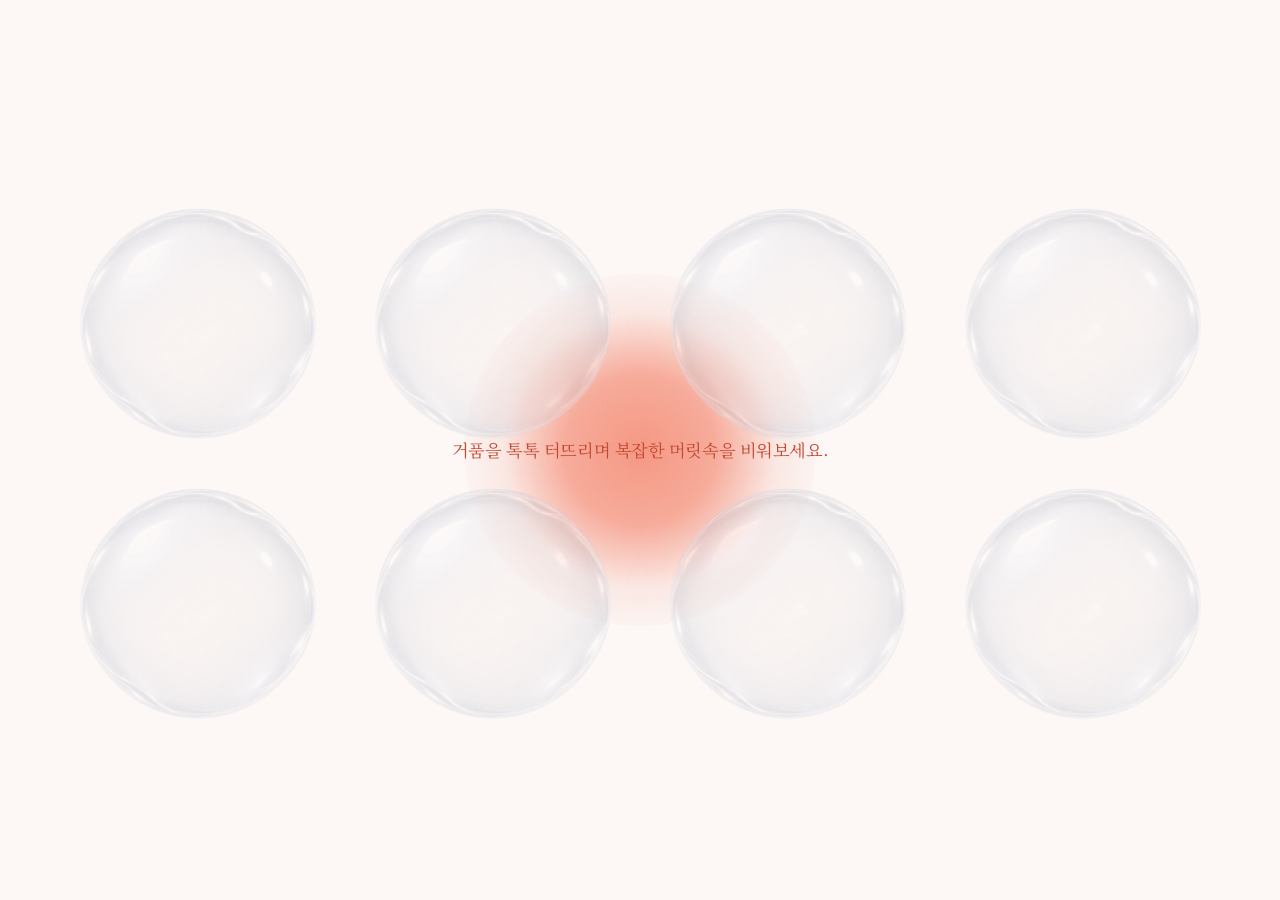
<file: blank-bubbles.html>
<!DOCTYPE html>
<html lang="ko">
<head>
    <meta charset="UTF-8">
    <meta name="viewport" content="width=device-width, initial-scale=1.0">
    <title>soulspace — BURNOUT</title>
    <link rel="stylesheet" href="./fonts/fonts.css" />
    <style>
      :root {
        --font-en: "Butler Stencil", "Noto Serif KR", Georgia, serif;
        --font-ko: "Noto Serif KR", "Butler Stencil", Georgia, serif;
      }

        * {
            box-sizing: border-box;
            user-select: none;
            -webkit-user-select: none;
            margin: 0;
            padding: 0;
        }

        body {
            width: 100vw;
            height: 100vh;
            display: flex;
            justify-content: center;
            align-items: center;
            background-color: #fdf7f5;
            overflow: hidden;
            box-sizing: border-box;
            padding: 8rem 0 calc(max(28px, 5vh) + 3.5rem);
            font-family: -apple-system, BlinkMacSystemFont, "Segoe UI", sans-serif;
            cursor: default;
        }

        body::before {
            content: "";
            position: fixed;
            left: 50%;
            top: 50%;
            z-index: 0;
            width: min(168vmin, 88rem);
            aspect-ratio: 1;
            border-radius: 50%;
            transform: translate(-50%, -50%) scale(0.25);
            pointer-events: none;
            will-change: transform;
            background: radial-gradient(
                circle at 50% 50%,
                #f59580 0%,
                rgba(245, 149, 128, 0.8) 30%,
                rgba(246, 196, 184, 0.3) 55%,
                transparent 74%
            );
        }

        body.is-on::before {
            animation: orbGrow 2.8s ease-out forwards;
        }

        @keyframes orbGrow {
            0% {
                transform: translate(-50%, -50%) scale(0.25);
            }
            100% {
                transform: translate(-50%, -50%) scale(1);
            }
        }

        body::after {
            content: "";
            position: fixed;
            inset: 0;
            z-index: 0;
            pointer-events: none;
            opacity: 0.12;
            mix-blend-mode: overlay;
            background-image: url("data:image/svg+xml,%3Csvg viewBox='0 0 180 180' xmlns='http://www.w3.org/2000/svg'%3E%3Cfilter id='cardGrain'%3E%3CfeTurbulence type='fractalNoise' baseFrequency='0.85' numOctaves='4' stitchTiles='stitch'/%3E%3CfeColorMatrix type='saturate' values='0'/%3E%3C/filter%3E%3Crect width='100%25' height='100%25' filter='url(%23cardGrain)'/%3E%3C/svg%3E");
            background-size: 160px 160px;
        }

        .bubble-grid {
            position: relative;
            z-index: 1;
            --room-h: calc(100vh - 8rem - max(28px, 5vh) - 3.5rem);
            width: min(96vw, 1180px, calc(var(--room-h) * 2.1));
            height: min(46vw, 560px, var(--room-h));
            display: grid;
            grid-template-columns: repeat(4, minmax(0, 1fr));
            grid-template-rows: repeat(2, minmax(0, 1fr));
            gap: 20px;
            padding: 10px;
        }

        .split-grid {
            width: 100%;
            height: 100%;
            min-width: 0;
            min-height: 0;
            display: grid;
            grid-template-columns: repeat(2, minmax(0, 1fr));
            grid-template-rows: repeat(2, minmax(0, 1fr));
            gap: inherit;
        }

        .bubble {
            width: 100%;
            height: 100%;
            min-width: 0;
            min-height: 0;
            position: relative;
            cursor: pointer;
            border: 0;
            background: transparent;
            isolation: isolate;
            transition: transform .08s ease;
        }
        .bubble::before {
            content: '';
            position: absolute;
            inset: 7%;
            z-index: -1;
            border-radius: 50%;
            pointer-events: none;
            background: rgba(240,248,255,.012);
            backdrop-filter: blur(1.5px) saturate(.96) brightness(1.015);
            -webkit-backdrop-filter: blur(1.5px) saturate(.96) brightness(1.015);
            mask-image: radial-gradient(ellipse, #000 58%, transparent 73%);
            -webkit-mask-image: radial-gradient(ellipse, #000 58%, transparent 73%);
        }
        .bubble::after {
            content: '';
            position: absolute;
            inset: 0;
            pointer-events: none;
            background: url('bubble-film-render-clear.png') center / contain no-repeat;
            opacity: .48;
        }
        .bubble:hover { transform: scale(.97); }
        .bubble:active { transform: scale(.93); }

        /* 팡 터질 때의 선명한 링 */
        .burst-ring {
            position: absolute;
            z-index: 2;
            border: 2px solid #ffffff;
            border-radius: 50%;
            pointer-events: none;
            box-shadow: 0 0 10px rgba(255, 255, 255, 0.8);
            animation: ringBurst 0.28s cubic-bezier(0.1, 0.8, 0.3, 1) forwards;
        }

        @keyframes ringBurst {
            0% { width: 10px; height: 10px; opacity: 1; transform: translate(-50%, -50%) scale(0.6); }
            100% { width: 65px; height: 65px; opacity: 0; transform: translate(-50%, -50%) scale(1.7); }
        }

        /* 비산하는 파편 */
        .sparkle-drop {
            position: absolute;
            z-index: 2;
            border-radius: 50%;
            background: #ffffff;
            pointer-events: none;
            box-shadow: 0 0 6px rgba(255, 255, 255, 0.9);
            animation: dropFly 0.32s cubic-bezier(0.15, 0.85, 0.35, 1.2) forwards;
        }

        @keyframes dropFly {
            0% {
                transform: translate(-50%, -50%) scale(1);
                opacity: 1;
            }
            100% {
                transform: translate(calc(-50% + var(--dx)), calc(-50% + var(--dy))) scale(0.2);
                opacity: 0;
            }
        }

        .play-layer {
            position: relative;
            z-index: 1;
            opacity: 0.72;
            pointer-events: none;
            transition: opacity 0.9s ease;
        }

        body.is-playing .play-layer {
            opacity: 1;
            pointer-events: auto;
        }

        body.is-replay .play-layer {
            pointer-events: none;
        }

        .done-btn {
            position: fixed;
            left: 50%;
            top: calc(max(24px, env(safe-area-inset-top)) + 4rem);
            bottom: auto;
            z-index: 30;
            transform: translateX(-50%);
            margin: 0;
            padding: 0.62rem 1.55rem;
            border: 0;
            border-radius: 999px;
            background: #f59580;
            color: #fff;
            font-family: var(--font-en);
            font-weight: 700;
            font-size: 0.78rem;
            letter-spacing: 0.06em;
            cursor: pointer;
            opacity: 0;
            pointer-events: none;
            transition: opacity 0.4s ease, transform 0.25s ease, background 0.25s ease;
        }

        body.is-playing:not(.is-replay) .done-btn {
            opacity: 1;
            pointer-events: auto;
        }

        .done-btn:hover {
            transform: translateX(-50%) scale(1.05);
        }

        body.is-replay .done-btn {
            opacity: 0;
            pointer-events: none;
        }

        .guide-copy {
            position: fixed;
            left: 50%;
            top: 16%;
            z-index: 20;
            width: min(36rem, 88vw);
            margin: 0;
            transform: translateX(-50%);
            text-align: center;
            pointer-events: none;
            transition: opacity 0.7s ease, transform 0.7s ease;
        }

        .guide-copy.is-gone {
            opacity: 0;
            transform: translateX(-50%) translateY(-14px);
        }

        .guide-copy p {
            margin: 0;
            color: #c44832;
            font-family: var(--font-ko);
            font-size: clamp(0.92rem, 1.35vw, 1.12rem);
            line-height: 1.85;
            letter-spacing: -0.025em;
            word-break: keep-all;
        }

        .guide-start {
            margin-top: 1.35rem !important;
            animation: spacePulse 1.55s ease-in-out infinite;
        }

        .guide-start b {
            font-family: var(--font-en);
            font-weight: 700;
        }

        @keyframes spacePulse {
            0%, 100% { opacity: 1; }
            50% { opacity: 0.45; }
        }

        .bubble.is-reborn {
            animation: bubbleReborn 0.45s cubic-bezier(0.2, 0.9, 0.3, 1.3) both;
        }

        @keyframes bubbleReborn {
            0% { transform: scale(0.2); opacity: 0; }
            100% { transform: scale(1); opacity: 1; }
        }

        .key-icon {
            display: inline-flex;
            align-items: center;
            justify-content: center;
            min-width: 2.2em;
            height: 1.55em;
            margin: 0 0.2em;
            padding: 0 0.45em;
            border: 1.5px solid currentColor;
            border-radius: 0.4em;
            font-family: var(--font-en);
            font-weight: 500;
            line-height: 1;
        }

        .key-icon.is-space {
            min-width: 3.4em;
            padding-top: 0.15em;
        }

        .guide-copy {
            width: max-content !important;
            max-width: 96vw;
            text-align: center !important;
        }

        .guide-copy {
            top: 50% !important;
            transform: translate(-50%, -50%) !important;
        }

        .guide-copy.is-gone {
            transform: translate(-50%, calc(-50% - 14px)) !important;
        }

        .key-icon {
            vertical-align: middle;
            position: relative;
            top: -0.1em;
        }
      body { -webkit-user-select: none; user-select: none; }
  input, textarea { -webkit-user-select: text; user-select: text; }
        @media (max-width: 600px) {
            body { height:100dvh; }
            .bubble-grid {
                width:min(88vw, 440px); height:min(112vw, 58dvh);
                grid-template-columns:repeat(2, minmax(0, 1fr));
                grid-template-rows:repeat(4, minmax(0, 1fr));
                gap:12px;
            }
        }
</style>
    <link rel="stylesheet" href="./fonts/butler-stencil/butler-stencil.css" />
    <link rel="preconnect" href="https://fonts.googleapis.com" />
    <link rel="preconnect" href="https://fonts.gstatic.com" crossorigin />
    <link rel="stylesheet" href="https://fonts.googleapis.com/css2?family=Noto+Serif+KR:wght@300;400;500;600&display=swap" />
</head>
<body>

    <div class="play-layer">
        <div class="bubble-grid" id="mainGrid"></div>
    </div>
    <div class="guide-copy" id="guideCopy">
        <p>거품을 톡톡 터뜨리며 복잡한 머릿속을 비워보세요.</p>
    </div>
    <button class="done-btn" id="doneBtn" type="button">PLAY BACK</button>

    <script>
        function soundBus(ctx, trim) {
            if (ctx.__bus) return ctx.__bus;
            const input = ctx.createGain();
            input.gain.value = trim;
            const limit = ctx.createDynamicsCompressor();
            limit.threshold.value = -20;
            limit.knee.value = 6;
            limit.ratio.value = 20;
            limit.attack.value = 0.002;
            limit.release.value = 0.15;
            const level = ctx.createGain();
            level.gain.value = 1.4;
            input.connect(limit).connect(level).connect(ctx.destination);
            ctx.__bus = input;
            return input;
        }

        const mainGrid = document.getElementById('mainGrid');
        const guideCopy = document.getElementById('guideCopy');
        const doneBtn = document.getElementById('doneBtn');
        let started = false;
        let replaying = false;
        let popLog = [];
        let playStartedAt = 0;
        let replayTimer = 0;

        function resetGrid() {
            mainGrid.innerHTML = '';
            for (let i = 0; i < 8; i++) {
                mainGrid.appendChild(createBubble(1, String(i)));
            }
        }

        function beginBubbles() {
            if (started || replaying) return;
            started = true;
            playStartedAt = performance.now();
            popLog = [];
            document.body.classList.add('is-on', 'is-playing');
            guideCopy?.classList.add('is-gone');
            doneBtn.textContent = 'PLAY BACK';
            initAudio();
        }

        function waitReplay(ms) {
            return new Promise((resolve) => {
                clearTimeout(replayTimer);
                replayTimer = setTimeout(resolve, ms);
            });
        }

        async function replayPops() {
            if (replaying || !popLog.length) return;
            replaying = true;
            isMouseDown = false;
            document.body.classList.add('is-replay', 'is-playing', 'is-on');
            resetGrid();
            let prev = popLog[0].t;
            await waitReplay(180);
            for (const ev of popLog) {
                if (ev !== popLog[0]) {
                    const wait = Math.min(Math.max((ev.t - prev) / 1.12, 32), 620);
                    await waitReplay(wait);
                }
                if (!replaying) return;
                const bubble = document.querySelector(`[data-path="${ev.path}"]`);
                if (bubble) popBubble(bubble, ev.level, ev.x, ev.y);
                prev = ev.t;
            }
            replaying = false;
            document.body.classList.remove('is-replay');
            doneBtn.textContent = 'RESET';
        }

        function resetAfterLook() {
            if (replaying) return;
            resetGrid();
            popLog = [];
            playStartedAt = performance.now();
            isMouseDown = false;
            doneBtn.textContent = 'PLAY BACK';
        }

        doneBtn.addEventListener('click', () => {
            if (doneBtn.textContent === 'RESET') resetAfterLook();
            else replayPops();
        });

        let isMouseDown = false;
        window.addEventListener('pointerdown', () => { isMouseDown = true; }, true);
        window.addEventListener('pointerup', () => { isMouseDown = false; });
        window.addEventListener('pointercancel', () => { isMouseDown = false; });
        window.addEventListener('blur', () => { isMouseDown = false; });
        let lastDragPoint = null;
        window.addEventListener('pointermove', (event) => {
            if (!isMouseDown || !(event.buttons & 1)) { lastDragPoint = null; return; }
            if (lastDragPoint && Math.hypot(event.clientX-lastDragPoint.x,event.clientY-lastDragPoint.y)<4) return;
            lastDragPoint = {x:event.clientX,y:event.clientY};
            const bubble = document.elementFromPoint(event.clientX,event.clientY)?.closest('.bubble');
            if (bubble) popBubble(bubble, Number(bubble.dataset.level), event.clientX, event.clientY);
        });

        let audioCtx = null;
        function initAudio() {
            if (!audioCtx) {
                audioCtx = new (window.AudioContext || window.webkitAudioContext)();
            }
            if (audioCtx.state === 'suspended') {
                audioCtx.resume();
            }
        }

        // 짧게 내려가는 음으로 압축된 공기가 터지는 울림을 만든다.
        const popBuffers = [];
        function playPopSound(level) {
            if (!audioCtx) return;
            if (!popBuffers.length) {
                for (let variant = 0; variant < 4; variant++) {
                    const rate = audioCtx.sampleRate;
                    const buffer = audioCtx.createBuffer(1, Math.ceil(rate * .085), rate);
                    const data = buffer.getChannelData(0);
                    let low = 0;
                    for (let i = 0; i < data.length; i++) {
                        const t = i / rate;
                        const noise = Math.random() * 2 - 1;
                        low += .14 * (noise - low);
                        const attack = Math.min(1, t / .0015);
                        const crack = (noise - low) * Math.exp(-t / .002) * .008;
                        const pressure = low * Math.exp(-t / .004) * .055;
                        const phase = 2 * Math.PI * ((260 + variant * 10) * t + 270 * .012 * (1 - Math.exp(-t / .012)));
                        const body = Math.sin(phase) * Math.exp(-t / .024) * .8;
                        data[i] = (crack + pressure + body + Math.sin(phase * 2)*Math.exp(-t/.010)*.025) * attack;
                    }
                    popBuffers.push(buffer);
                }
            }
            const source = audioCtx.createBufferSource();
            const gain = audioCtx.createGain();
            source.buffer = popBuffers[Math.floor(Math.random() * popBuffers.length)];
            gain.gain.value = Math.max(.38, .65 - level * .025);
            source.connect(gain);
            gain.connect(soundBus(audioCtx, .85));
            source.onended = () => { source.disconnect(); gain.disconnect(); };
            source.start();
        }

        function triggerSplash(x, y) {
            const ring = document.createElement('div');
            ring.classList.add('burst-ring');
            ring.style.left = `${x}px`;
            ring.style.top = `${y}px`;
            document.body.appendChild(ring);
            setTimeout(() => ring.remove(), 280);

            const dropCount = 6;
            for (let i = 0; i < dropCount; i++) {
                const drop = document.createElement('div');
                drop.classList.add('sparkle-drop');
                drop.style.left = `${x}px`;
                drop.style.top = `${y}px`;

                const size = Math.random() * 3 + 2.5;
                drop.style.width = `${size}px`;
                drop.style.height = `${size}px`;

                const angle = (Math.PI * 2 / dropCount) * i + (Math.random() * 0.4 - 0.2);
                const distance = Math.random() * 20 + 25;
                const dx = Math.cos(angle) * distance;
                const dy = Math.sin(angle) * distance;

                drop.style.setProperty('--dx', `${dx}px`);
                drop.style.setProperty('--dy', `${dy}px`);

                document.body.appendChild(drop);
                setTimeout(() => drop.remove(), 320);
            }
        }

        // 공통 터뜨림 핸들러
        function popBubble(bubble, level, clientX, clientY) {
            if ((!started && !replaying) || !bubble.parentElement) return;

            const path = bubble.dataset.path;
            if (!replaying && path) {
                popLog.push({
                    t: performance.now() - playStartedAt,
                    path,
                    level,
                    x: clientX,
                    y: clientY,
                });
            }

            initAudio();
            playPopSound(level);
            triggerSplash(clientX, clientY);

            const splitGrid = document.createElement('div');
            splitGrid.classList.add('split-grid');
            
            const nextGap = Math.max(1, Math.round(20 / Math.pow(1.6, level)));
            splitGrid.style.gap = `${nextGap}px`;

            for (let i = 0; i < 4; i++) {
                splitGrid.appendChild(createBubble(level + 1, path ? `${path}-${i}` : String(i)));
            }

            bubble.replaceWith(splitGrid);
        }

        function createBubble(level, path) {
            const bubble = document.createElement('div');
            bubble.classList.add('bubble');
            bubble.dataset.level = level;
            bubble.style.touchAction = 'none';
            if (path != null) bubble.dataset.path = path;
            if (level >= 4) {
                bubble.classList.add('micro');
            }

            bubble.addEventListener('pointerdown', function(e) {
                if (e.button !== 0) return;
                e.preventDefault();
                popBubble(bubble, level, e.clientX, e.clientY);
            });

            return bubble;
        }

        resetGrid();

        window.stopBubbles = function () {
            replaying = false;
            clearTimeout(replayTimer);
            started = false;
            popLog = [];
            isMouseDown = false;
            document.body.classList.remove('is-on', 'is-playing', 'is-replay');
            guideCopy?.classList.remove('is-gone');
            doneBtn.textContent = 'PLAY BACK';
            resetGrid();
            if (audioCtx && audioCtx.state === 'running') audioCtx.suspend();
        };

        window.startBubbles = function () {
            if (!document.body.classList.contains('is-on')) {
                document.body.classList.add('is-on');
            }
        };

        window.beginBubbles = beginBubbles;

        window.addEventListener('keydown', (event) => {
            if (event.code === 'Space' || event.key === ' ') {
                event.preventDefault();
                beginBubbles();
            }
        });

        window.addEventListener('wheel', (event) => {
            event.preventDefault();
            parent.postMessage({ type: 'card-interact-wheel', deltaY: event.deltaY }, '*');
        }, { passive: false });
    </script>
</body>
</html>
</file>
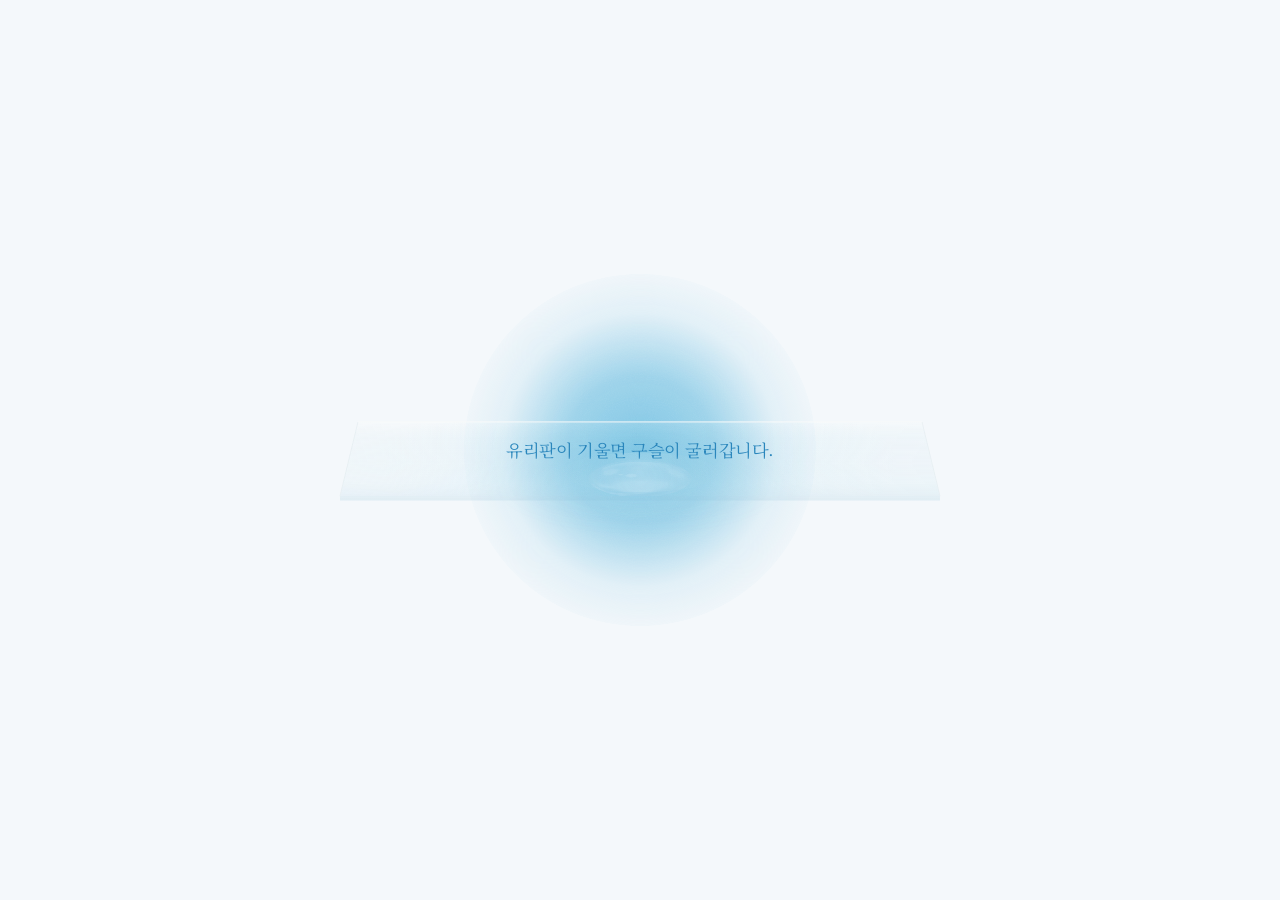
<file: blank-marble.html>
<!doctype html>
<html lang="ko">
<head>
  <meta charset="utf-8">
  <meta name="viewport" content="width=device-width, initial-scale=1">
  <title>soulspace — BLANK</title>
  <link rel="stylesheet" href="./fonts/fonts.css" />
  <style>
      :root {
        --font-en: "Butler Stencil", "Noto Serif KR", Georgia, serif;
        --font-ko: "Noto Serif KR", "Butler Stencil", Georgia, serif;
      }

    :root {
      color-scheme: light;
      --paper: #efebe4;
      --paper-deep: #e6e0d7;
      --ink: #383633;
      --soft-ink: #77736c;
      --line: rgba(77, 72, 66, .16);
    }

    * { box-sizing: border-box; }

    html,
    body {
      height: 100%;
    }

    body {
      min-height: 100vh;
      margin: 0;
      display: grid;
      place-items: center;
      overflow: hidden;
      background: #f4f8fb;
      color: var(--ink);
      font-family: var(--font-ko);
    }

    body::before {
      content: "";
      position: fixed;
      left: 50%;
      top: 50%;
      z-index: 0;
      width: min(168vmin, 88rem);
      aspect-ratio: 1;
      border-radius: 50%;
      transform: translate(-50%, -50%) scale(0.25);
      pointer-events: none;
      will-change: transform;
      background: radial-gradient(
        circle at 50% 50%,
        #7cc5e4 0%,
        rgba(124, 197, 228, 0.72) 30%,
        rgba(184, 223, 240, 0.3) 55%,
        rgba(184, 223, 240, 0.1) 68%,
        transparent 74%
      );
    }

    body.is-on::before {
      animation: orbGrow 2.8s ease-out forwards;
    }

    @keyframes orbGrow {
      0% {
        transform: translate(-50%, -50%) scale(0.25);
      }
      100% {
        transform: translate(-50%, -50%) scale(1);
      }
    }

    body::after {
      content: "";
      position: fixed;
      inset: 0;
      z-index: 0;
      pointer-events: none;
      opacity: 0.12;
      mix-blend-mode: overlay;
      background-image: url("data:image/svg+xml,%3Csvg viewBox='0 0 180 180' xmlns='http://www.w3.org/2000/svg'%3E%3Cfilter id='cardGrain'%3E%3CfeTurbulence type='fractalNoise' baseFrequency='0.85' numOctaves='4' stitchTiles='stitch'/%3E%3CfeColorMatrix type='saturate' values='0'/%3E%3C/filter%3E%3Crect width='100%25' height='100%25' filter='url(%23cardGrain)'/%3E%3C/svg%3E");
      background-size: 160px 160px;
    }

    .blank-space {
      position: relative;
      z-index: 1;
      width: 100%;
      min-height: 100vh;
      padding: clamp(22px, 5vw, 56px);
      display: flex;
      flex-direction: column;
    }

    header { max-width: 390px; }

    .eyebrow {
      margin: 0 0 13px;
      color: var(--soft-ink);
      font-family: ui-sans-serif, system-ui, sans-serif;
      font-size: 10px;
      font-weight: 600;
      letter-spacing: .16em;
    }

    h1 {
      margin: 0;
      font-size: clamp(28px, 4vw, 42px);
      font-weight: 400;
      letter-spacing: -.06em;
    }

    .intro {
      margin: 16px 0 0;
      color: #59554f;
      font-size: 15px;
      line-height: 1.8;
      letter-spacing: -.025em;
    }

    .marble-stage {
      position: fixed;
      inset: 0;
      width: 100%;
      height: 100%;
      min-height: 0;
      margin: 0;
      touch-action: none;
      user-select: none;
      outline: none;
      cursor: crosshair;
    }

    .marble-stage:focus-visible {
      outline: none;
    }

    .guide-copy {
      position: absolute;
      left: 50%;
      top: 16%;
      z-index: 2;
      width: min(36rem, 88vw);
      margin: 0;
      transform: translateX(-50%);
      text-align: center;
      pointer-events: none;
      transition: opacity 0.7s ease, transform 0.7s ease;
    }

    .guide-copy.is-gone {
      opacity: 0;
      transform: translateX(-50%) translateY(-14px);
    }

    .guide-copy p {
      margin: 0;
      color: #2a86bc;
      font-size: clamp(0.92rem, 1.35vw, 1.12rem);
      line-height: 1.85;
      letter-spacing: -0.025em;
      word-break: keep-all;
    }

    .guide-copy p + p {
      margin-top: 0.2rem;
    }

    .guide-start {
      margin-top: 1.35rem !important;
      animation: spacePulse 1.55s ease-in-out infinite;
    }

    .guide-start b {
      font-family: var(--font-en);
      font-weight: 700;
    }

    .play-hint {
      position: absolute;
      left: 50%;
      z-index: 2;
      width: min(36rem, 88vw);
      margin: 0;
      transform: translateX(-50%);
      text-align: center;
      pointer-events: none;
      opacity: 0;
      font-size: clamp(0.92rem, 1.35vw, 1.12rem);
      line-height: 1.85;
      letter-spacing: -0.025em;
      word-break: keep-all;
    }

    .play-hint-top {
      top: 11%;
      color: #2a86bc;
    }

    body.is-playing .play-hint {
      opacity: 1;
      transition: opacity 0.65s ease 0.45s;
    }

    @keyframes spacePulse {
      0%, 100% { opacity: 1; }
      50% { opacity: 0.45; }
    }

    canvas {
      position: absolute;
      inset: 0;
      width: 100%;
      height: 100%;
      display: block;
      opacity: 0.72;
      transition: opacity 0.9s ease;
    }

    body.is-playing canvas {
      opacity: 1;
    }


    .hint {
      position: absolute;
      bottom: 7px;
      left: 50%;
      width: min(100%, 410px);
      margin: 0;
      transform: translateX(-50%);
      color: var(--soft-ink);
      font-size: 13px;
      line-height: 1.65;
      text-align: center;
      letter-spacing: -.025em;
      pointer-events: none;
      transition: opacity .6s ease;
    }

    .hint b {
      color: #5b5751;
      font-weight: 400;
    }

    .sr-only {
      position: absolute;
      width: 1px;
      height: 1px;
      padding: 0;
      margin: -1px;
      overflow: hidden;
      clip: rect(0, 0, 0, 0);
      white-space: nowrap;
      border: 0;
    }

    @media (max-height: 630px) {
      .blank-space { min-height: 100vh; padding-top: 24px; padding-bottom: 20px; }
      .intro { margin-top: 9px; }
      .marble-stage { min-height: 0; }
    }

    @media (prefers-reduced-motion: reduce) {
      .hint { transition: none; }
      .guide-start { animation: none; }
      body.is-playing canvas { animation: none; }
    }

        .key-icon {
            display: inline-flex;
            align-items: center;
            justify-content: center;
            min-width: 2.2em;
            height: 1.55em;
            margin: 0 0.2em;
            padding: 0 0.45em;
            border: 1.5px solid currentColor;
            border-radius: 0.4em;
            font-family: var(--font-en);
            font-weight: 500;
            line-height: 1;
        }

        .key-icon.is-space {
            min-width: 3.4em;
            padding-top: 0.15em;
        }

        .guide-copy {
            width: max-content !important;
            max-width: 96vw;
            text-align: center !important;
        }

        .guide-copy {
            top: 50% !important;
            transform: translate(-50%, -50%) !important;
        }

        .guide-copy.is-gone {
            transform: translate(-50%, calc(-50% - 14px)) !important;
        }

        .key-icon {
            vertical-align: middle;
            position: relative;
            top: -0.1em;
        }
    body { -webkit-user-select: none; user-select: none; }
  input, textarea { -webkit-user-select: text; user-select: text; }
</style>
    <link rel="stylesheet" href="./fonts/butler-stencil/butler-stencil.css" />
    <link rel="preconnect" href="https://fonts.googleapis.com" />
    <link rel="preconnect" href="https://fonts.gstatic.com" crossorigin />
    <link rel="stylesheet" href="https://fonts.googleapis.com/css2?family=Noto+Serif+KR:wght@300;400;500;600&display=swap" />
</head>
<body>
  <main class="blank-space">
    <section class="marble-stage" id="marble-stage" tabindex="0" aria-label="유리구슬을 시소 위에 머물게 하는 공간">
      <canvas id="marble" aria-hidden="true"></canvas>
      <div class="guide-copy" id="guideCopy">
        <p>유리판이 기울면 구슬이 굴러갑니다.</p>
      </div>
      <p class="play-hint play-hint-top" id="playHintTop">마우스나 방향키로 양끝을 기울일 수 있습니다.</p>
      <p class="sr-only" id="hint"></p>
      <p class="sr-only" id="status" aria-live="polite">유리구슬이 천천히 굴러가고 있습니다.</p>
    </section>
  </main>

  <script>
    (() => {
      const stage = document.getElementById('marble-stage');
      const canvas = document.getElementById('marble');
      const hint = document.getElementById('hint');
      const status = document.getElementById('status');
      const guideCopy = document.getElementById('guideCopy');
      const context = canvas.getContext('2d');
      const reducedMotion = window.matchMedia('(prefers-reduced-motion: reduce)').matches;
      const marbleAsset = new Image();
      let marbleSprite = null;
      let marbleAssetLoaded = false;
      marbleAsset.addEventListener('load', () => {
        marbleSprite = marbleAsset;
        marbleAssetLoaded = true;
        if (typeof draw === 'function') draw();
      });
      marbleAsset.src = 'blank-glass-sphere.png?v=3';

      let width = 0;
      let height = 0;
      let scale = 1;
      let beam = { x: 0, y: 0, half: 0, thickness: 0, panelHeight: 0, marble: 0, angle: 0, target: 0, restZ: 0 };
      let marble = { place: 0, velocity: 0, falling: 0, direction: 1, spin: 0 };
      let press = { active: false, x: 0, place: 0, strength: 0 };
      let lastTime = performance.now();
      let centeredFor = 0;
      let lastStatus = '';
      let started = false;
      let lift = 1;
      let nudgeDone = false;
      const drop = { active: false, y: 0, vy: 0, bounces: 0 };

      const clamp = (value, min, max) => Math.max(min, Math.min(max, value));

      function resize() {
        const bounds = stage.getBoundingClientRect();
        scale = Math.min(window.devicePixelRatio || 1, 2);
        width = Math.max(1, bounds.width);
        height = Math.max(1, bounds.height);
        canvas.width = Math.round(width * scale);
        canvas.height = Math.round(height * scale);
        context.setTransform(scale, 0, 0, scale, 0, 0);

        beam.half = Math.min(width * .29, 300, height * .34);
        beam.thickness = clamp(width * .02, 13, 20);
        beam.panelHeight = beam.half * 1.22;
        beam.marble = clamp(width * .068, 40, 58);
        beam.x = width / 2;
        beam.y = height * (0.78 - 0.27 * lift);
        marble.place = clamp(marble.place, -beam.half + beam.marble, beam.half - beam.marble);
        draw(performance.now());
      }

      function pointFromEvent(event) {
        const rect = stage.getBoundingClientRect();
        return { x: event.clientX - rect.left, y: event.clientY - rect.top };
      }

      function updatePress(event) {
        const point = pointFromEvent(event);
        press.x = point.x;
        press.place = clamp(point.x - beam.x, -beam.half * .9, beam.half * .9);
        press.strength = clamp(Math.abs(press.place) / (beam.half * .55), .32, 1);
      }

      function setStatus(text) {
        if (lastStatus === text) return;
        lastStatus = text;
        status.textContent = text;
      }

      function begin(event) {
        if (!started) return;
        event.preventDefault();
        stage.focus({ preventScroll: true });
        press.active = true;
        updatePress(event);
        stage.setPointerCapture?.(event.pointerId);
        hint.style.opacity = '.34';
      }

      function move(event) {
        if (press.active) updatePress(event);
      }

      function end(event) {
        if (!press.active) return;
        press.active = false;
        press.strength = 0;
        stage.releasePointerCapture?.(event.pointerId);
      }

      stage.addEventListener('pointerdown', begin);
      stage.addEventListener('pointermove', move);
      stage.addEventListener('pointerup', end);
      stage.addEventListener('pointercancel', end);

      function beginPlay() {
        if (started || drop.active) return;
        if (window.dropMarble) {
          window.dropMarble();
          return;
        }
        started = true;
        document.body.classList.add('is-playing');
        guideCopy.classList.add('is-gone');
        stage.focus({ preventScroll: true });
      }

      stage.addEventListener('keydown', (event) => {
        if (event.code === 'Space' || event.key === ' ') {
          event.preventDefault();
          beginPlay();
          return;
        }
        if (!started) return;
        if (event.key === 'r' || event.key === 'R') {
          marble.place = 0;
          marble.velocity = 0;
          marble.falling = 0;
          marble.spin = 0;
          beam.angle = 0;
          hint.innerHTML = '<b>가까이 갈수록, 천천히.</b><br>구슬 반대편의 막대를 눌러 보세요.';
          hint.style.opacity = '1';
          event.preventDefault();
          return;
        }
        if (!['ArrowLeft', 'ArrowRight', 'ArrowUp', 'ArrowDown'].includes(event.key)) return;
        event.preventDefault();
        press.x = beam.x + (event.key === 'ArrowLeft' || event.key === 'ArrowUp' ? -beam.half * .74 : beam.half * .74);
        press.place = press.x - beam.x;
        press.strength = .86;
        press.active = true;
        window.clearTimeout(stage.keyRelease);
        stage.keyRelease = window.setTimeout(() => { press.active = false; }, 240);
      });

      function pointOnBeam(place, above = 0) {
        const ang = beam.angle + beam.restZ;
        return {
          x: beam.x + place * Math.cos(ang) - above * Math.sin(ang),
          y: beam.y + place * Math.sin(ang) - above * Math.cos(ang)
        };
      }

      function drawGround() {
        context.save();
        context.filter = 'blur(14px)';
        context.translate(beam.x, beam.y + beam.half * .08);
        context.scale(0.82, 0.22);
        const glow = context.createRadialGradient(0, 0, 0, 0, 0, beam.half * 0.62);
        glow.addColorStop(0, 'rgba(255, 255, 255, .22)');
        glow.addColorStop(.45, 'rgba(184, 223, 240, .08)');
        glow.addColorStop(1, 'rgba(124, 197, 228, 0)');
        context.fillStyle = glow;
        context.beginPath();
        context.arc(0, 0, beam.half * 0.62, 0, Math.PI * 2);
        context.fill();
        context.restore();
      }

      function drawGlassSupport() {
        const slabHeight = beam.half * .5;
        const sideW = clamp(beam.thickness * .32, 5, 10);

        context.save();
        context.translate(beam.x, beam.y + beam.thickness * .2);
        context.shadowColor = 'rgba(72, 91, 99, .1)';
        context.shadowBlur = beam.thickness * 1.1;
        context.shadowOffsetY = beam.thickness * .48;
        context.fillStyle = 'rgba(106, 126, 134, .1)';
        context.beginPath();
        context.ellipse(0, slabHeight + sideW * .35, sideW * .45, sideW * .22, 0, 0, Math.PI * 2);
        context.fill();
        context.shadowColor = 'transparent';

        const x0 = -sideW / 2;
        const glass = context.createLinearGradient(x0, 0, x0 + sideW, slabHeight);
        glass.addColorStop(0, 'rgba(255, 255, 255, .62)');
        glass.addColorStop(.45, 'rgba(186, 222, 238, .14)');
        glass.addColorStop(1, 'rgba(148, 186, 198, .38)');
        context.fillStyle = glass;
        context.beginPath();
        context.moveTo(x0, 0);
        context.lineTo(x0 + sideW, 0);
        context.lineTo(x0 + sideW, slabHeight);
        context.lineTo(x0, slabHeight);
        context.closePath();
        context.fill();

        context.strokeStyle = 'rgba(255, 255, 255, .78)';
        context.lineWidth = 1;
        context.stroke();
        context.strokeStyle = 'rgba(110, 154, 172, .32)';
        context.lineWidth = .7;
        context.stroke();

        context.strokeStyle = 'rgba(255, 255, 255, .9)';
        context.lineWidth = 1;
        context.beginPath();
        context.moveTo(x0 + .8, 1);
        context.lineTo(x0 + .8, slabHeight - 1);
        context.stroke();
        context.restore();
      }

      function drawBeam() {
        const pitch = Math.PI * .435;
        const depth = Math.cos(pitch);
        const farScale = .94;
        const projectedHeight = beam.panelHeight * depth;
        const farWidth = beam.half * 2 * farScale;
        const nearWidth = beam.half * 2;
        const topY = -projectedHeight / 2;
        const bottomY = projectedHeight / 2;
        const plateDepth = clamp(beam.thickness * .22, 3, 5);

        const panelPath = () => {
          context.beginPath();
          context.moveTo(-farWidth / 2, topY);
          context.lineTo(farWidth / 2, topY);
          context.lineTo(nearWidth / 2, bottomY);
          context.lineTo(-nearWidth / 2, bottomY);
          context.closePath();
        };

        context.save();
        context.translate(beam.x, beam.y);
        context.rotate(beam.angle + beam.restZ);

        const glassBody = () => {
          context.beginPath();
          context.moveTo(-farWidth / 2, topY);
          context.lineTo(farWidth / 2, topY);
          context.lineTo(nearWidth / 2, bottomY);
          context.lineTo(nearWidth / 2, bottomY + plateDepth);
          context.lineTo(-nearWidth / 2, bottomY + plateDepth);
          context.lineTo(-nearWidth / 2, bottomY);
          context.closePath();
        };

        const glass = context.createLinearGradient(0, topY, 0, bottomY + plateDepth);
        glass.addColorStop(0, 'rgba(255, 255, 255, .17)');
        glass.addColorStop(.2, 'rgba(186, 222, 238, .14)');
        glass.addColorStop(.52, 'rgba(164, 210, 231, .10)');
        glass.addColorStop(.78, 'rgba(168, 215, 234, .15)');
        glass.addColorStop(1, 'rgba(132, 185, 211, .23)');
        context.fillStyle = glass;
        glassBody();
        context.fill();

        context.save();
        panelPath();
        context.clip();
        // 배경의 빛을 판의 기울기에 맞춰 압축해 굴절을 표현한다.
        const bend = Math.sin(beam.angle + beam.restZ);
        context.save();
        context.translate(-bend * beam.half * .28, projectedHeight * .08);
        context.scale(1, .32);
        const refraction = context.createRadialGradient(
          -beam.half * .08, -projectedHeight * .15, 0,
          0, 0, beam.half * .86
        );
        refraction.addColorStop(0, 'rgba(105, 189, 224, .30)');
        refraction.addColorStop(.38, 'rgba(140, 207, 232, .21)');
        refraction.addColorStop(.72, 'rgba(199, 236, 249, .10)');
        refraction.addColorStop(1, 'rgba(199, 236, 249, 0)');
        context.fillStyle = refraction;
        context.fillRect(-nearWidth, -projectedHeight * 4, nearWidth * 2, projectedHeight * 8);
        context.restore();
        const sheen = context.createLinearGradient(-nearWidth / 2, topY, nearWidth / 2, bottomY);
        sheen.addColorStop(0, 'rgba(255, 255, 255, .14)');
        sheen.addColorStop(.45, 'rgba(255, 255, 255, 0)');
        sheen.addColorStop(1, 'rgba(255, 255, 255, .05)');
        context.fillStyle = sheen;
        panelPath();
        context.fill();
        context.restore();

        if (!marble.falling) {
          context.save();
          panelPath();
          context.clip();
          const reflectionY = projectedHeight * .18;
          const reflectionSize = beam.marble * .9;
          const reflectionGlow = context.createRadialGradient(
            marble.place, reflectionY, 0,
            marble.place, reflectionY, reflectionSize * 1.8
          );
          reflectionGlow.addColorStop(0, 'rgba(255, 255, 255, .32)');
          reflectionGlow.addColorStop(.5, 'rgba(176, 216, 228, .12)');
          reflectionGlow.addColorStop(1, 'rgba(176, 216, 228, 0)');
          context.fillStyle = reflectionGlow;
          context.beginPath();
          context.ellipse(marble.place, reflectionY, reflectionSize * 1.5, reflectionSize * .38, 0, 0, Math.PI * 2);
          context.fill();
          if (marbleAssetLoaded && marbleSprite) {
            context.globalAlpha = .22;
            context.translate(marble.place, reflectionY + reflectionSize * .12);
            context.scale(1, -.36);
            context.beginPath();
            context.arc(0, 0, reflectionSize, 0, Math.PI * 2);
            context.clip();
            context.drawImage(marbleSprite, -reflectionSize, -reflectionSize, reflectionSize * 2, reflectionSize * 2);
          }
          context.restore();
        }

        context.lineJoin = 'round';
        context.strokeStyle = 'rgba(255, 255, 255, .55)';
        context.lineWidth = 1.1;
        context.beginPath();
        context.moveTo(-nearWidth / 2, bottomY);
        context.lineTo(-farWidth / 2, topY);
        context.lineTo(farWidth / 2, topY);
        context.lineTo(nearWidth / 2, bottomY);
        context.stroke();
        context.strokeStyle = 'rgba(110, 154, 172, .22)';
        context.lineWidth = .7;
        context.beginPath();
        context.moveTo(-nearWidth / 2, bottomY);
        context.lineTo(-farWidth / 2, topY);
        context.lineTo(farWidth / 2, topY);
        context.lineTo(nearWidth / 2, bottomY);
        context.stroke();

        context.strokeStyle = 'rgba(255, 255, 255, .85)';
        context.lineWidth = 1.1;
        context.beginPath();
        context.moveTo(-farWidth / 2, topY);
        context.lineTo(farWidth / 2, topY);
        context.stroke();
        context.restore();
      }

      function drawPress() {
        if (!press.active) return;
        const point = pointOnBeam(press.place, beam.thickness * .1);
        const pulse = 1 + Math.sin(performance.now() * .004) * .04;
        const radius = beam.marble * (1.3 + press.strength * .25) * pulse;
        const ring = context.createRadialGradient(point.x, point.y, 0, point.x, point.y, radius * 1.7);
        ring.addColorStop(0, 'rgba(75, 104, 114, .12)');
        ring.addColorStop(.58, 'rgba(92, 113, 121, .042)');
        ring.addColorStop(1, 'rgba(92, 113, 121, 0)');
        context.fillStyle = ring;
        context.beginPath();
        context.arc(point.x, point.y, radius * 1.7, 0, Math.PI * 2);
        context.fill();
      }

      function drawMarble() {
        if (!started && !drop.active) return;
        const point = pointOnBeam(marble.place, beam.marble);
        point.y += drop.y;
        const size = beam.marble;
        // 낙하 중에도 구슬의 크기와 카메라 좌표계를 유지한다.
        if (marble.falling) { point.x = marble.airX; point.y = marble.airY; }
        context.save();
        context.translate(point.x, point.y);
        context.rotate(marble.spin);
        context.imageSmoothingEnabled = true;
        context.imageSmoothingQuality = 'high';
        if (marbleAssetLoaded && marbleSprite) {
          context.beginPath();
          context.arc(0, 0, size, 0, Math.PI * 2);
          context.clip();
          context.drawImage(marbleSprite, 0, 0, marbleSprite.width, marbleSprite.height, -size, -size, size * 2, size * 2);
        } else {
          const glass = context.createRadialGradient(-size * .28, -size * .32, size * .04, 0, size * .12, size);
          glass.addColorStop(0, 'rgba(255, 255, 255, .95)');
          glass.addColorStop(.2, 'rgba(255, 255, 255, .55)');
          glass.addColorStop(.55, 'rgba(187, 224, 241, .22)');
          glass.addColorStop(.82, 'rgba(142, 203, 231, .28)');
          glass.addColorStop(1, 'rgba(187, 224, 241, .42)');
          context.fillStyle = glass;
          context.beginPath();
          context.arc(0, 0, size, 0, Math.PI * 2);
          context.fill();
          context.fillStyle = 'rgba(255, 255, 255, .78)';
          context.beginPath();
          context.ellipse(-size * .26, -size * .3, size * .2, size * .12, -0.45, 0, Math.PI * 2);
          context.fill();
          context.fillStyle = 'rgba(255, 255, 255, .7)';
          context.beginPath();
          context.arc(-size * .08, size * .18, size * .07, 0, Math.PI * 2);
          context.fill();
          context.beginPath();
          context.arc(size * .12, size * .28, size * .045, 0, Math.PI * 2);
          context.fill();
        }
        context.restore();
      }

      function draw() {
        context.clearRect(0, 0, width, height);
        drawGround();

        drawBeam();
        drawPress();
        drawMarble();
      }

      function respawn() {
        rollingAudio.update(0, false);
        started = false;
        press.active = false;
        press.strength = 0;
        window.dropMarble();
        hint.textContent = '그래도, 다시 굴러옵니다.';
        hint.style.opacity = '.8';
        setStatus('구슬이 위에서 다시 떨어집니다.');
      }

      // 이동 거리에 따라 유리 접촉음을 발생시킨다.
      const rollingAudio = (() => {
        let ctx, lastSpin = null, distance = 0, nextContact = .11;
        function wake() {
          if (!ctx) {
            const AC = window.AudioContext || window.webkitAudioContext;
            if (!AC) return;
            ctx = new AC();
          }
          if (ctx.state === 'suspended') ctx.resume().catch(() => {});
        }
        function update(speed, contact, spin = 0) {
          if (!ctx || ctx.state !== 'running') { lastSpin = null; return; }
          const t = ctx.currentTime;
          if (!contact || document.hidden || Math.abs(speed) < .025) {
            lastSpin = null; distance = 0;
            // 접촉이 끝나도 이미 시작한 소리는 자연스럽게 감쇠한다.
            return;
          }
          if (lastSpin !== null) distance += Math.abs(spin - lastSpin);
          lastSpin = spin;
          if (distance < nextContact) return;
          distance %= nextContact;
          nextContact = .14 + Math.random() * .07;
          const k = Math.min(1, Math.abs(speed) / 2.2);
          // 속도는 음높이 대신 접촉 간격에 반영한다.
          const base = 2180 + Math.sin(spin * .7) * 10 + Math.random() * 6;
          [[1, 1], [2.32, .13], [3.86, .025]].forEach(([ratio, strength]) => {
            const tone = ctx.createOscillator(), g = ctx.createGain();
            tone.type = 'sine';
            tone.frequency.setValueAtTime(base * ratio, t);
            g.gain.setValueAtTime(0, t);
            g.gain.linearRampToValueAtTime((.002 + .008 * Math.sqrt(k)) * strength, t + .006);
            g.gain.exponentialRampToValueAtTime(.00001, t + .23 / Math.sqrt(ratio));
            tone.connect(g).connect(ctx.destination);
            tone.start(t);
            tone.stop(t + .25);
            tone.onended = () => { tone.disconnect(); g.disconnect(); };
          });
        }
        ['pointerdown', 'keydown'].forEach(type => window.addEventListener(type, wake, { passive: true }));
        document.addEventListener('visibilitychange', () => update(0, false));
        window.addEventListener('pagehide', () => update(0, false));
        return { update };
      })();

      function animate(now) {
        const elapsed = Math.min(32, now - lastTime);
        lastTime = now;
        const frame = elapsed / 16.67;
        rollingAudio.update(marble.velocity, started && !drop.active && !marble.falling && lift >= 1, marble.spin);

        if (drop.active) {
          drop.vy += 0.62 * frame;
          drop.y += drop.vy * frame;
          if (drop.y >= 0) {
            drop.y = 0;
            const hit = drop.vy;
            try { parent.glassTink?.(hit / 24); } catch (err) { /* standalone */ }
            beam.angle += (marble.place >= 0 ? 1 : -1) * Math.min(0.09, hit * 0.004);
            if (hit > 3.2 && drop.bounces < 3) {
              drop.vy = -hit * 0.34;
              drop.bounces += 1;
            } else {
              drop.active = false;
              drop.vy = 0;
              started = true;
              nudgeDone = true;
              marble.velocity = (marble.place >= 0 ? 1 : -1) * 0.12;
              document.body.classList.add('is-playing');
              setTimeout(() => guideCopy.classList.add('is-gone'), 2600);
            }
          }
          beam.angle *= Math.pow(0.9, frame);
          draw();
          requestAnimationFrame(animate);
          return;
        }

        if (started && lift < 1) {
          lift = Math.min(1, lift + elapsed / 780);
          beam.y = height * (0.78 - 0.27 * lift);
          draw();
          requestAnimationFrame(animate);
          return;
        }

        if (started && !nudgeDone) {
          nudgeDone = true;
          marble.place = (Math.random() - .5) * beam.marble * .45;
          marble.velocity = (Math.random() < .5 ? -1 : 1) * (0.18 + Math.random() * .1);
        }

        if (!started) {
          marble.place = 0;
          marble.velocity = 0;
          marble.falling = 0;
          beam.angle = 0;
          beam.target = 0;
          press.active = false;
          draw();
          requestAnimationFrame(animate);
          return;
        }

        if (!marble.falling) {
          const drift = reducedMotion ? 0 : Math.sin(now * .0011) * .085 + Math.sin(now * .00047 + 1.1) * .04;
          beam.target = press.active ? (press.place / beam.half) * .34 * press.strength : drift;
          const dt = elapsed / 1000;
          beam.angle += (beam.target - beam.angle) * (1 - Math.exp(-7.7 * dt));
          // 미끄러짐 없는 구의 가속도: a = 5/7 g sin(theta).
          const gravity = 1500;
          const angle = beam.angle + beam.restZ;
          let velocity = marble.velocity * 60;
          const downhill = (5 / 7) * gravity * Math.sin(angle);
          const resistance = .004 * gravity * Math.cos(angle);
          const previousVelocity = velocity;
          if (Math.abs(velocity) < .4 && Math.abs(downhill) <= resistance) {
            velocity = 0;
          } else {
            const direction = Math.sign(velocity || downhill);
            velocity += (downhill - direction * resistance) * dt;
            if (Math.sign(velocity) !== direction && Math.abs(downhill) <= resistance) velocity = 0;
            velocity *= Math.exp(-.06 * dt);
          }
          const travel = (previousVelocity + velocity) * .5 * dt;
          marble.velocity = velocity / 60;
          marble.place += travel;
          marble.spin += travel / beam.marble;

          const limit = beam.half * .985;
          if (Math.abs(marble.place) > limit) {
            marble.place = Math.sign(marble.place) * limit;
            marble.direction = Math.sign(marble.place);
            const edge = pointOnBeam(marble.place, beam.marble);
            marble.airX = edge.x;
            marble.airY = edge.y;
            const angle = beam.angle + beam.restZ;
            marble.airVX = marble.velocity * Math.cos(angle) * 60;
            marble.airVY = marble.velocity * Math.sin(angle) * 60;
            marble.falling = .01;
            hint.textContent = '가장자리를 넘었습니다.';
            hint.style.opacity = '.72';
            setStatus('구슬이 시소 끝을 넘어갔습니다. 잠시 후 다시 돌아옵니다.');
          } else if (Math.abs(marble.place) < beam.marble * .8) {
            centeredFor += elapsed;
            if (centeredFor > 2300) {
              hint.textContent = '잠시, 가운데에.';
              hint.style.opacity = '.9';
              setStatus('구슬이 잠시 가운데에 머물고 있습니다.');
            }
          } else {
            centeredFor = 0;
            if (Math.abs(marble.place) > beam.half * .72 && !press.active) {
              setStatus('구슬이 시소 끝 가까이 굴러가고 있습니다.');
            }
          }
        } else {
          const dt = elapsed / 1000;
          marble.falling += dt;
          marble.airX += marble.airVX * dt;
          marble.airY += marble.airVY * dt + .5 * 1500 * dt * dt;
          marble.airVY += 1500 * dt;
          // 모서리를 지나 떨어질 때 판 내부로 구슬이 침투하지 않게 보정한다.
          const angle = beam.angle + beam.restZ;
          const c = Math.cos(angle), sn = Math.sin(angle);
          const dx = marble.airX - beam.x, dy = marble.airY - beam.y;
          const lx = dx * c + dy * sn, ly = -dx * sn + dy * c;
          // 충돌 두께에는 화면에 투영된 판의 원근 깊이를 더하지 않는다.
          const qx = clamp(lx, -beam.half * .985, beam.half * .985);
          const qy = clamp(ly, 0, clamp(beam.thickness * .22, 3, 5));
          const ox = lx - qx, oy = ly - qy, distance = Math.hypot(ox, oy);
          if (distance > .0001 && distance < beam.marble) {
            const nx = ox / distance, ny = oy / distance;
            const correctedX = qx + nx * beam.marble;
            const correctedY = qy + ny * beam.marble;
            marble.airX = beam.x + correctedX * c - correctedY * sn;
            marble.airY = beam.y + correctedX * sn + correctedY * c;
            const worldNX = nx * c - ny * sn, worldNY = nx * sn + ny * c;
            const inward = marble.airVX * worldNX + marble.airVY * worldNY;
            if (inward < 0) {
              marble.airVX -= inward * worldNX;
              marble.airVY -= inward * worldNY;
            }
          }
          marble.spin += marble.velocity * frame / beam.marble;
          if (marble.airY - beam.marble > height + 30) respawn();
        }

        draw();
        requestAnimationFrame(animate);
      }

      window.addEventListener('wheel', (event) => {
        event.preventDefault();
        parent.postMessage({ type: 'blank-marble-wheel', deltaY: event.deltaY }, '*');
      }, { passive: false });

      new ResizeObserver(resize).observe(stage);
      resize();
      requestAnimationFrame(animate);
      window.addEventListener('keydown', (event) => {
        if (event.code === 'Space' || event.key === ' ') {
          event.preventDefault();
          beginPlay();
        }
      });

      window.startMarble = function () {
        if (!document.body.classList.contains('is-on')) {
          document.body.classList.add('is-on');
        }
        resize();
      };
      window.beginMarble = beginPlay;
      window.dropMarble = function () {
        if (started || drop.active) return;
        lift = 1;
        resize();
        marble.place = (Math.random() < .5 ? -1 : 1) * beam.marble * (0.25 + Math.random() * 0.3);
        marble.velocity = 0;
        marble.falling = 0;
        marble.spin = 0;
        const top = pointOnBeam(marble.place, beam.marble).y;
        drop.y = -(top + beam.marble * 2.2);
        drop.vy = 0;
        drop.bounces = 0;
        drop.active = true;
        stage.focus({ preventScroll: true });
      };
      window.resetMarble = function () {
        rollingAudio.update(0, false);
        started = false;
        lift = 1;
        nudgeDone = false;
        drop.active = false;
        drop.y = 0;
        drop.vy = 0;
        marble.place = 0;
        marble.velocity = 0;
        marble.falling = 0;
        marble.spin = 0;
        beam.angle = 0;
        beam.target = 0;
        press.active = false;
        document.body.classList.remove('is-playing');
        guideCopy.classList.remove('is-gone');
        resize();
      };
    })();
  </script>
</body>
</html>
</file>
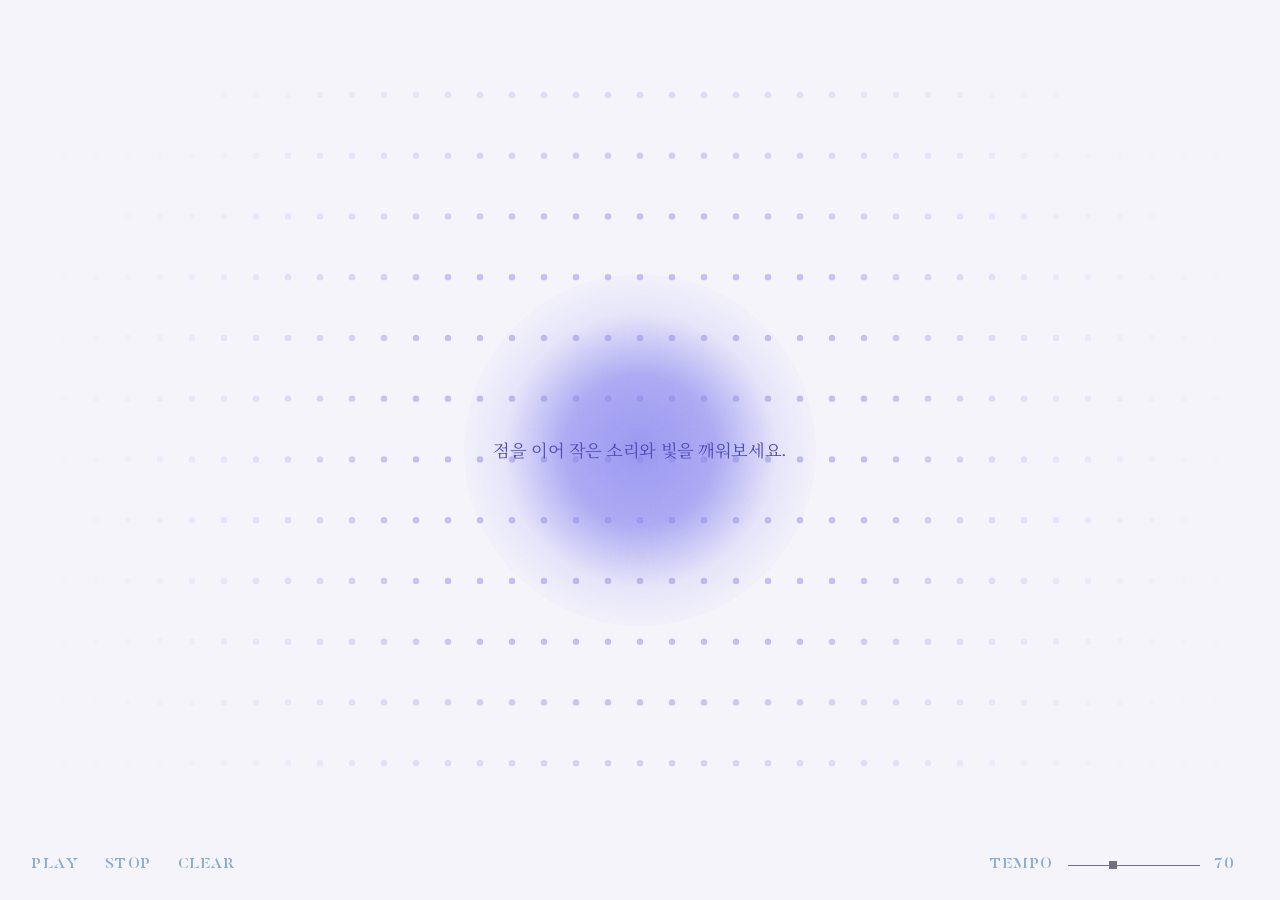
<file: drained-universe.html>
<!DOCTYPE html>
<html lang="ko">
<head>
    <meta charset="UTF-8">
    <meta name="viewport" content="width=device-width, initial-scale=1.0">
    <title>soulspace — DRAINED</title>
    <link rel="stylesheet" href="./fonts/fonts.css" />
    <style>
      :root {
        --font-en: "Butler Stencil", "Noto Serif KR", Georgia, serif;
        --font-ko: "Noto Serif KR", "Butler Stencil", Georgia, serif;
      }

        * { box-sizing: border-box; }
        html, body { height: 100%; }

        body {
            margin: 0;
            padding: 24px 28px 26px;
            display: flex;
            flex-direction: column;
            justify-content: space-between;
            align-items: stretch;
            height: 100vh;
            background: #f5f4fb;
            font-family: var(--font-en);
            letter-spacing: -0.03em;
            overflow: hidden;
            user-select: none;
            -webkit-user-select: none;
        }

        body::before {
            content: "";
            position: fixed;
            left: 50%;
            top: 50%;
            z-index: 0;
            width: min(168vmin, 88rem);
            aspect-ratio: 1;
            border-radius: 50%;
            transform: translate(-50%, -50%) scale(0.25);
            pointer-events: none;
            will-change: transform;
            background: radial-gradient(
                circle at 50% 50%,
                #9896f1 0%,
                rgba(152, 150, 241, 0.8) 30%,
                rgba(196, 194, 246, 0.3) 55%,
                transparent 74%
            );
        }

        body.is-on::before {
            animation: orbGrow 2.8s ease-out forwards;
        }

        @keyframes orbGrow {
            0% {
                transform: translate(-50%, -50%) scale(0.25);
            }
            100% {
                transform: translate(-50%, -50%) scale(1);
            }
        }

        body::after {
            content: "";
            position: fixed;
            inset: 0;
            z-index: 0;
            pointer-events: none;
            opacity: 0.12;
            mix-blend-mode: overlay;
            background-image: url("data:image/svg+xml,%3Csvg viewBox='0 0 180 180' xmlns='http://www.w3.org/2000/svg'%3E%3Cfilter id='cardGrain'%3E%3CfeTurbulence type='fractalNoise' baseFrequency='0.85' numOctaves='4' stitchTiles='stitch'/%3E%3CfeColorMatrix type='saturate' values='0'/%3E%3C/filter%3E%3Crect width='100%25' height='100%25' filter='url(%23cardGrain)'/%3E%3C/svg%3E");
            background-size: 160px 160px;
        }

        .canvas-container {
            position: relative;
            z-index: 1;
            width: 100%;
            flex: 1;
            min-height: 0;
            background: transparent;
            overflow: hidden;
            cursor: crosshair;
        }

        canvas {
            display: block;
            width: 100%;
            height: 100%;
        }

        .controls-bar {
            position: relative;
            z-index: 1;
            width: 100%;
            display: flex;
            justify-content: space-between;
            align-items: baseline;
            padding: 22px 4px 0;
            background: none;
        }

        .btn-group {
            display: flex;
            gap: 1.6rem;
        }

        .btn {
            background: none;
            border: none;
            font-family: var(--font-en);
            font-size: clamp(0.82rem, 1.35vw, 1.05rem);
            font-weight: 800;
            font-style: normal;
            color: #1c2228;
            cursor: pointer;
            padding: 0;
            letter-spacing: -0.03em;
        }
        .btn:hover {
            color: #1f1e33;
        }
        .btn.active {
            text-decoration: underline;
            text-underline-offset: 0.28em;
            color: #1f1e33;
        }

        .tempo-container {
            display: flex;
            align-items: center;
            gap: 12px;
            font-family: var(--font-en);
            font-size: clamp(0.82rem, 1.35vw, 1.05rem);
            font-weight: 800;
            font-style: normal;
            color: #1c2228;
            letter-spacing: -0.03em;
        }

        #tempoValue {
            min-width: 2.2em;
            font-variant-numeric: tabular-nums;
        }

        .tempo-slider {
            -webkit-appearance: none;
            appearance: none;
            width: 132px;
            height: 1px;
            background: #3d3c58;
            outline: none;
        }

        .tempo-slider::-webkit-slider-thumb {
            -webkit-appearance: none;
            appearance: none;
            width: 8px;
            height: 8px;
            border-radius: 0;
            background: #3d3c58;
            cursor: pointer;
        }

        .play-layer {
            position: relative;
            z-index: 1;
            flex: 1;
            min-height: 0;
            display: flex;
            flex-direction: column;
            opacity: 0.72;
            pointer-events: none;
            transition: opacity 0.9s ease;
        }

        body.is-playing .play-layer {
            opacity: 1;
            pointer-events: auto;
        }

        .guide-copy {
            position: fixed;
            left: 50%;
            top: 16%;
            z-index: 20;
            width: min(36rem, 88vw);
            margin: 0;
            transform: translateX(-50%);
            text-align: center;
            pointer-events: none;
            transition: opacity 0.7s ease, transform 0.7s ease;
        }

        .guide-copy.is-gone {
            opacity: 0;
            transform: translateX(-50%) translateY(-14px);
        }

        .guide-copy p {
            margin: 0;
            color: #4e4bb8;
            font-family: var(--font-ko);
            font-size: clamp(0.92rem, 1.35vw, 1.12rem);
            line-height: 1.85;
            letter-spacing: -0.025em;
            word-break: keep-all;
        }

        .guide-start {
            margin-top: 1.35rem !important;
            animation: spacePulse 1.55s ease-in-out infinite;
        }

        .guide-start b {
            font-family: var(--font-en);
            font-weight: 700;
        }

        @keyframes spacePulse {
            0%, 100% { opacity: 1; }
            50% { opacity: 0.45; }
        }

        .btn,
        .tempo-container {
            font-family: var(--font-en);
            font-size: calc(clamp(0.92rem, 0.82rem + 0.28vw, 1.06rem) / 1.618 * 1.5);
            font-weight: 500;
            letter-spacing: 0.1em;
            color: #5f94c4;
        }

        .btn:hover,
        .btn.active {
            color: #3d6ea6;
        }

        .key-icon {
            display: inline-flex;
            align-items: center;
            justify-content: center;
            min-width: 2.2em;
            height: 1.55em;
            margin: 0 0.2em;
            padding: 0 0.45em;
            border: 1.5px solid currentColor;
            border-radius: 0.4em;
            font-family: var(--font-en);
            font-weight: 500;
            line-height: 1;
        }

        .key-icon.is-space {
            min-width: 3.4em;
            padding-top: 0.15em;
        }

        .guide-copy {
            width: max-content !important;
            max-width: 96vw;
            text-align: center !important;
        }

        .guide-copy {
            top: 50% !important;
            transform: translate(-50%, -50%) !important;
        }

        .guide-copy.is-gone {
            transform: translate(-50%, calc(-50% - 14px)) !important;
        }

        .key-icon {
            vertical-align: middle;
            position: relative;
            top: -0.1em;
        }

        .btn {
            animation: ctrlBreath 3.4s ease-in-out infinite;
            transition: color 0.3s ease, text-shadow 0.3s ease;
        }

        .btn:nth-of-type(2) { animation-delay: 0.5s; }
        .btn:nth-of-type(3) { animation-delay: 1s; }

        .btn:hover,
        .btn.active,
        .btn:focus-visible {
            animation: none;
            text-shadow: 0 0 14px rgba(95, 148, 196, 0.5);
        }

        @keyframes ctrlBreath {
            0%, 100% { opacity: 0.62; text-shadow: none; }
            50% { opacity: 1; text-shadow: 0 0 12px rgba(95, 148, 196, 0.45); }
        }

        @media (prefers-reduced-motion: reduce) {
            .btn { animation: none; opacity: 1; }
        }
      body { -webkit-user-select: none; user-select: none; }
  input, textarea { -webkit-user-select: text; user-select: text; }
        canvas { touch-action:none; }
        @media (max-width: 600px) {
            body { height:100dvh; padding:20px 16px 76px; }
            .controls-bar { flex-wrap:wrap; gap:10px; }
            .btn-group { width:100%; justify-content:space-between; }
            .btn { min-height:44px; }
            .tempo-container { width:100%; justify-content:space-between; }
            .tempo-slider { flex:1; max-width:180px; }
        }
</style>
    <link rel="stylesheet" href="./fonts/butler-stencil/butler-stencil.css" />
    <link rel="preconnect" href="https://fonts.googleapis.com" />
    <link rel="preconnect" href="https://fonts.gstatic.com" crossorigin />
    <link rel="stylesheet" href="https://fonts.googleapis.com/css2?family=Noto+Serif+KR:wght@300;400;500;600&display=swap" />
</head>
<body>

    <div class="play-layer">
    <div class="canvas-container" id="container">
        <canvas id="universeCanvas"></canvas>
    </div>

    <div class="controls-bar">
        <div class="btn-group">
            <button class="btn" id="playBtn">PLAY</button>
            <button class="btn" id="stopBtn">STOP</button>
            <button class="btn" id="clearBtn">CLEAR</button>
        </div>

        <div class="tempo-container">
            <span>TEMPO</span>
            <input type="range" id="tempoSlider" class="tempo-slider" min="30" max="150" value="70">
            <span id="tempoValue">70</span>
        </div>
    </div>
    </div>
    <div class="guide-copy" id="guideCopy">
        <p>점을 이어 작은 소리와 빛을 깨워보세요.</p>
    </div>

    <script>
        function soundBus(ctx, trim) {
            if (ctx.__bus) return ctx.__bus;
            const input = ctx.createGain();
            input.gain.value = trim;
            const limit = ctx.createDynamicsCompressor();
            limit.threshold.value = -20;
            limit.knee.value = 6;
            limit.ratio.value = 20;
            limit.attack.value = 0.002;
            limit.release.value = 0.15;
            const level = ctx.createGain();
            level.gain.value = 1.4;
            input.connect(limit).connect(level).connect(ctx.destination);
            ctx.__bus = input;
            return input;
        }

        const canvas = document.getElementById('universeCanvas');
        const ctx = canvas.getContext('2d');
        const container = document.getElementById('container');
        const playBtn = document.getElementById('playBtn');
        const stopBtn = document.getElementById('stopBtn');
        const clearBtn = document.getElementById('clearBtn');
        const tempoSlider = document.getElementById('tempoSlider');
        const tempoValue = document.getElementById('tempoValue');
        const guideCopy = document.getElementById('guideCopy');
        let started = false;

        function beginUniverse() {
            if (started) return;
            started = true;
            document.body.classList.add('is-playing');
            guideCopy?.classList.add('is-gone');
        }

        function resize() {
            canvas.width = container.clientWidth;
            canvas.height = container.clientHeight;
        }
        resize();
        window.addEventListener('resize', resize);

        let isDrawing = false;
        let isPlaying = false;
        let scanX = 0;
        let bpm = 70;
        let scanSpeed = (bpm / 60) * 1.8;

        let lines = [];
        let currentLine = null;

        const totalNotes = 12;
        const baseFreqs = [293.66, 329.63, 392.00, 440.00, 523.25, 587.33, 659.25, 783.99, 880.00, 1046.50, 1174.66, 1318.51];

        function staffLayout() {
            const w = canvas.width;
            const h = canvas.height;
            const padX = Math.max(16, w * 0.02);
            const padY = Math.max(14, h * 0.05);
            const top = padY;
            const laneH = (h - padY * 2) / totalNotes;
            const colGap = Math.max(32, Math.min(48, w * 0.026));
            const innerW = w - padX * 2;
            const cols = Math.max(2, Math.floor(innerW / colGap) + 1);
            const startX = padX + (innerW - (cols - 1) * colGap) / 2;
            const rect = canvas.getBoundingClientRect();
            const vmin = Math.min(window.innerWidth, window.innerHeight);
            const rem = parseFloat(getComputedStyle(document.documentElement).fontSize) || 16;
            const orbSize = Math.min(168 * vmin / 100, 88 * rem);
            return {
                w, h, top, laneH, colGap, cols, startX,
                orbX: window.innerWidth / 2 - rect.left,
                orbY: window.innerHeight / 2 - rect.top,
                orbR: orbSize / 2
            };
        }

        function noteY(row, layout = staffLayout()) {
            return layout.top + (row + 0.5) * layout.laneH;
        }

        function snapToStaff(x, y) {
            const layout = staffLayout();
            let row = Math.floor((y - layout.top) / layout.laneH);
            row = Math.max(0, Math.min(totalNotes - 1, row));
            let col = Math.round((x - layout.startX) / layout.colGap);
            col = Math.max(0, Math.min(layout.cols - 1, col));
            return {
                x: layout.startX + col * layout.colGap,
                y: noteY(row, layout),
                row
            };
        }

        function gridFade(x, y, layout) {
            return Math.max(0, Math.min(1,
                (Math.hypot(x - layout.orbX, y - layout.orbY) - layout.orbR * 0.34) /
                (layout.orbR * 0.5)
            ));
        }

        let audioCtx = null;
        function initAudio() {
            if (!audioCtx) audioCtx = new (window.AudioContext || window.webkitAudioContext)();
            if (audioCtx.state === 'suspended') audioCtx.resume();
        }

        canvas.addEventListener('pointerdown', (e) => {
            if (!started) return;
            if (e.button !== 0) return;
            e.preventDefault();
            canvas.setPointerCapture(e.pointerId);
            initAudio();
            const rect = canvas.getBoundingClientRect();
            const snapped = snapToStaff(e.clientX - rect.left, e.clientY - rect.top);
            if (!snapped) return;
            isDrawing = true;
            currentLine = { points: [{ x: snapped.x, y: snapped.y, played: false }] };
            lines.push(currentLine);
            triggerMusic(snapped.y, 0.25, 0.1);
        });

        canvas.addEventListener('pointermove', (e) => {
            if (!isDrawing || !currentLine) return;
            const rect = canvas.getBoundingClientRect();
            const snapped = snapToStaff(e.clientX - rect.left, e.clientY - rect.top);
            if (!snapped) return;

            const lastPoint = currentLine.points[currentLine.points.length - 1];
            if (lastPoint.x === snapped.x && lastPoint.y === snapped.y) return;
            const dist = Math.hypot(snapped.x - lastPoint.x, snapped.y - lastPoint.y);
            if (dist < 20) return;

            currentLine.points.push({ x: snapped.x, y: snapped.y, played: false });
            triggerMusic(snapped.y, 0.2, 0.06);
        });

        window.addEventListener('pointerup', () => {
            isDrawing = false;
            currentLine = null;
        });

        canvas.addEventListener('pointercancel', () => {
            isDrawing = false;
            currentLine = null;
        });

        function noteIndexFromY(yPos) {
            const layout = staffLayout();
            const t = (yPos - layout.top) / (layout.laneH * totalNotes);
            const idx = Math.floor((1 - t) * totalNotes);
            return Math.max(0, Math.min(totalNotes - 1, idx));
        }

        function triggerMusic(yPos, duration = 0.9, volume = 0.12) {
            if (!audioCtx) return;

            const freq = baseFreqs[noteIndexFromY(yPos)];

            const osc = audioCtx.createOscillator();
            const gainNode = audioCtx.createGain();

            osc.type = 'sine';
            osc.frequency.setValueAtTime(freq, audioCtx.currentTime);

            const now = audioCtx.currentTime;
            gainNode.gain.setValueAtTime(0, now);
            gainNode.gain.linearRampToValueAtTime(volume, now + 0.05);
            gainNode.gain.exponentialRampToValueAtTime(0.0001, now + duration);

            osc.connect(gainNode);
            gainNode.connect(soundBus(audioCtx, 2.9));

            osc.start(now);
            osc.stop(now + duration);
        }

        function drawGuide() {
            const layout = staffLayout();
            const { cols, startX, colGap } = layout;

            ctx.save();
            for (let row = 0; row < totalNotes; row++) {
                const y = noteY(row, layout);
                for (let col = 0; col < cols; col++) {
                    const x = startX + col * colGap;
                    const t = gridFade(x, y, layout);
                    const wr = 137 + (238 - 137) * t;
                    const wg = 133 + (237 - 133) * t;
                    const wb = 230 + (255 - 230) * t;
                    const a = 0.66 - t * 0.54;
                    ctx.fillStyle = `rgba(${wr}, ${wg}, ${wb}, ${a})`;
                    ctx.beginPath();
                    ctx.arc(x, y, 3.2, 0, Math.PI * 2);
                    ctx.fill();
                }
            }
            ctx.restore();
        }

        function strokeLine(line) {
            ctx.beginPath();
            ctx.moveTo(line.points[0].x, line.points[0].y);
            for (let j = 1; j < line.points.length; j++) {
                ctx.lineTo(line.points[j].x, line.points[j].y);
            }
            ctx.strokeStyle = 'rgba(255, 255, 255, 0.92)';
            ctx.lineWidth = 0.8;
            ctx.lineJoin = 'round';
            ctx.lineCap = 'round';
            ctx.stroke();
            if (isPlaying) {
                ctx.save();
                ctx.beginPath();
                ctx.rect(scanX - 35, 0, 70, canvas.height);
                ctx.clip();
                const glow = ctx.createLinearGradient(scanX - 35, 0, scanX + 35, 0);
                glow.addColorStop(0, 'rgba(220,210,255,0)');
                glow.addColorStop(.5, 'rgba(255,255,255,1)');
                glow.addColorStop(1, 'rgba(220,210,255,0)');
                ctx.beginPath();
                line.points.forEach((p,i) => i ? ctx.lineTo(p.x,p.y) : ctx.moveTo(p.x,p.y));
                ctx.strokeStyle = glow;
                ctx.lineWidth = 3;
                ctx.shadowColor = '#d1bfff';
                ctx.shadowBlur = 14;
                ctx.stroke();
                ctx.restore();
            }
        }

        function drawNote(pt) {
            ctx.fillStyle = '#9896f1';
            ctx.beginPath();
            ctx.arc(pt.x, pt.y, 4.2, 0, Math.PI * 2);
            ctx.fill();
        }

        function render() {
            ctx.clearRect(0, 0, canvas.width, canvas.height);
            drawGuide();

            for (let i = 0; i < lines.length; i++) {
                let line = lines[i];
                if (line.points.length > 1) strokeLine(line);

                for (let j = 0; j < line.points.length; j++) {
                    drawNote(line.points[j]);
                }
            }

            if (isPlaying) {
                scanX += scanSpeed;
                if (scanX > canvas.width) {
                    scanX = 0;
                    lines.forEach(line => line.points.forEach(p => p.played = false));
                }

                let grad = ctx.createLinearGradient(scanX - 25, 0, scanX + 25, 0);
                grad.addColorStop(0, 'rgba(255, 255, 255, 0)');
                grad.addColorStop(0.5, 'rgba(255, 255, 255, 0.18)');
                grad.addColorStop(1, 'rgba(255, 255, 255, 0)');

                ctx.fillStyle = grad;
                ctx.fillRect(scanX - 25, 0, 50, canvas.height);

                for (let i = 0; i < lines.length; i++) {
                    let line = lines[i];
                    for (let j = 0; j < line.points.length; j++) {
                        let pt = line.points[j];
                        if (!pt.played && Math.abs(pt.x - scanX) <= scanSpeed + 1.5) {
                            pt.played = true;
                            triggerMusic(pt.y, 1.4, 0.18);
                        }
                    }
                }
            }

            requestAnimationFrame(render);
        }

        render();

        function startPlay() {
            if (!started) return;
            initAudio();
            if (!isPlaying) {
                isPlaying = true;
                playBtn.classList.add('active');
            }
        }
        window.startPlay = startPlay;

        playBtn.addEventListener('click', startPlay);

        window.addEventListener('keydown', (e) => {
            if (e.code === 'Space' || e.key === ' ') {
                e.preventDefault();
                beginUniverse();
                return;
            }
            if (e.key !== 'Enter' || !started) return;
            e.preventDefault();
            startPlay();
        });

        stopBtn.addEventListener('click', () => {
            isPlaying = false;
            scanX = 0;
            playBtn.classList.remove('active');
            lines.forEach(line => line.points.forEach(p => p.played = false));
        });

        clearBtn.addEventListener('click', () => {
            lines = [];
            currentLine = null;
            scanX = 0;
            isPlaying = false;
            playBtn.classList.remove('active');
        });

        tempoSlider.addEventListener('input', (e) => {
            bpm = parseInt(e.target.value);
            tempoValue.textContent = bpm;
            scanSpeed = (bpm / 60) * 1.8;
        });

        window.stopUniverse = function () {
            started = false;
            document.body.classList.remove('is-on', 'is-playing');
            guideCopy?.classList.remove('is-gone');
            isPlaying = false;
            scanX = 0;
            isDrawing = false;
            currentLine = null;
            playBtn.classList.remove('active');
            lines.forEach(line => line.points.forEach(p => p.played = false));
            if (audioCtx && audioCtx.state === 'running') audioCtx.suspend();
        };

        window.startUniverse = function () {
            if (!document.body.classList.contains('is-on')) {
                document.body.classList.add('is-on');
            }
            resize();
        };

        window.beginUniverse = beginUniverse;

        window.addEventListener('wheel', (event) => {
            event.preventDefault();
            parent.postMessage({ type: 'card-interact-wheel', deltaY: event.deltaY }, '*');
        }, { passive: false });
    </script>
</body>
</html>
</file>
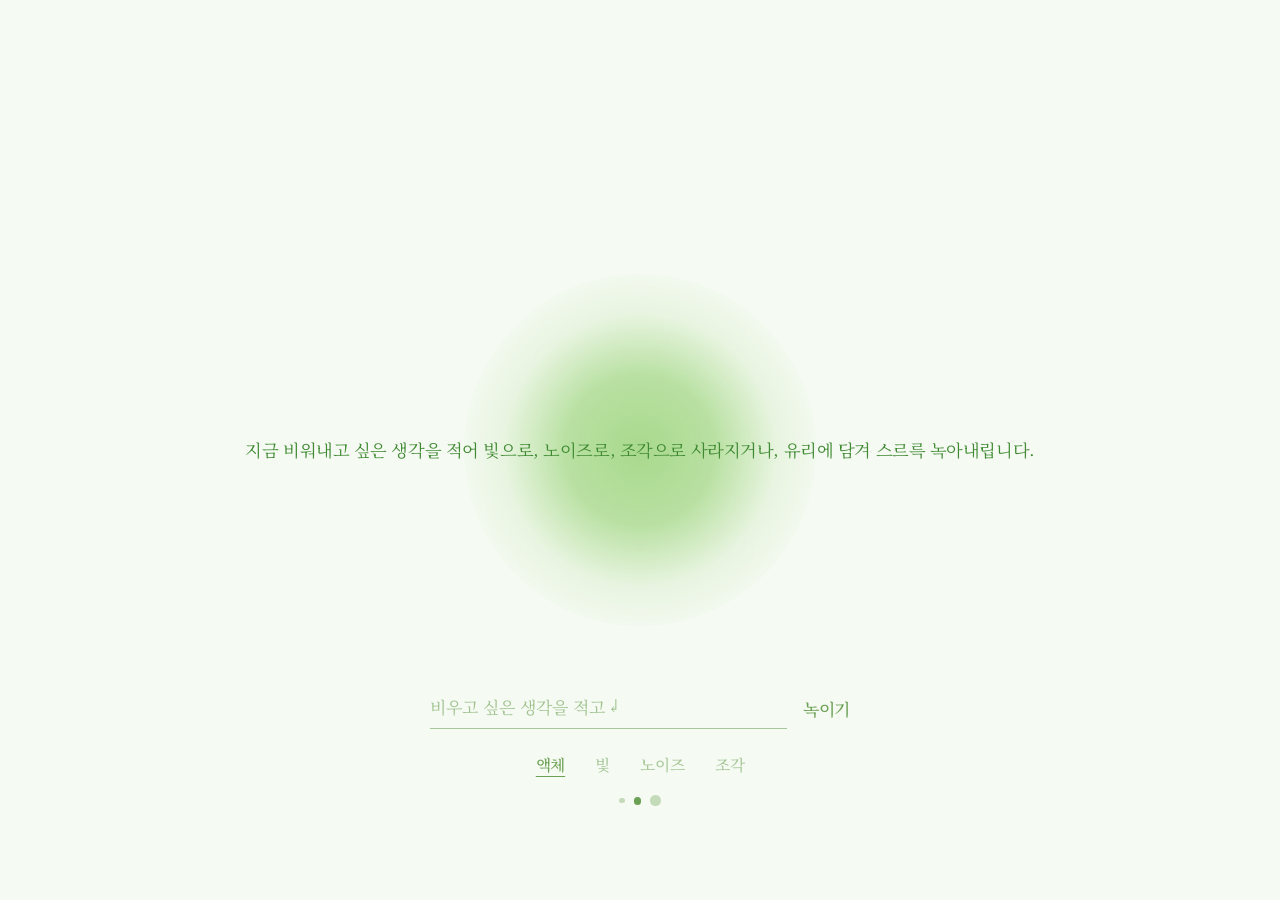
<file: overthinking-delete.html>
<!DOCTYPE html>
<html lang="ko">
<head>
    <meta charset="UTF-8">
    <meta name="viewport" content="width=device-width, initial-scale=1.0">
    <title>잡념 비우기</title>
    <link rel="stylesheet" href="./fonts/fonts.css" />
    <style>
      :root {
        --font-en: "Butler Stencil", "Noto Serif KR", Georgia, serif;
        --font-ko: "Noto Serif KR", "Butler Stencil", Georgia, serif;
      }

        * { box-sizing: border-box; }
        html, body { height: 100%; }
        body {
            margin: 0;
            padding: 0;
            display: flex;
            flex-direction: column;
            justify-content: flex-end;
            align-items: center;
            height: 100vh;
            background: #f5faf2;
            font-family: var(--font-ko);
            overflow: hidden;
        }

        body::before {
            content: "";
            position: fixed;
            left: 50%;
            top: 50%;
            z-index: 0;
            width: min(168vmin, 88rem);
            aspect-ratio: 1;
            border-radius: 50%;
            transform: translate(-50%, -50%) scale(0.25);
            pointer-events: none;
            will-change: transform;
            background: radial-gradient(
                circle at 50% 50%,
                #a8d98c 0%,
                rgba(168, 217, 140, 0.78) 30%,
                rgba(200, 232, 180, 0.28) 55%,
                transparent 74%
            );
        }

        body.is-on::before {
            animation: orbGrow 2.8s ease-out forwards;
        }

        @keyframes orbGrow {
            0% {
                transform: translate(-50%, -50%) scale(0.25);
            }
            100% {
                transform: translate(-50%, -50%) scale(1);
            }
        }

        .ui-wrapper {
            display: flex;
            flex-direction: column;
            align-items: stretch;
            gap: 18px;
            width: min(420px, 100%);
            z-index: 10;
            position: relative;
            margin-bottom: 26px;
            filter: saturate(1.08) contrast(1.08);
        }

        .input-row {
            display: flex;
            align-items: flex-end;
            gap: 16px;
            width: 100%;
        }

        .input-row input[type="text"] {
            flex: 1;
            min-width: 0;
            padding: 6px 0 8px;
            font-family: var(--font-ko);
            font-size: 32px;
            line-height: 1.2;
            border: none;
            border-bottom: 1.5px solid rgba(255, 255, 255, 0.92);
            text-shadow: 0 1px 10px rgba(44, 54, 64, 0.18);
            border-radius: 0;
            background: transparent;
            box-shadow: none;
            outline: none;
            color: #ffffff;
        }

        .input-row input[type="text"]::placeholder {
            color: rgba(255, 255, 255, 0.78);
            font-size: 15px;
            line-height: 2.1;
        }

        .input-row button {
            padding: 0 0 8px;
            border: none;
            border-radius: 0;
            background: none;
            color: #ffffff;
            font-family: var(--font-ko);
            font-size: 15px;
            font-weight: 600;
            font-style: normal;
            letter-spacing: -0.02em;
            cursor: pointer;
            white-space: nowrap;
            box-shadow: none;
        }

        .input-row button:hover {
            opacity: 0.65;
        }

        .custom-card {
            display: flex;
            flex-direction: column;
            align-items: stretch;
            width: 100%;
            gap: 1.05rem;
            padding: 0.15rem 0 0;
        }

        .mode-icons {
            display: flex;
            align-items: baseline;
            justify-content: center;
            gap: 1.7rem;
        }

        .mode-btn {
            background: none;
            border: none;
            padding: 0;
            cursor: pointer;
            font-family: var(--font-ko);
            font-size: 0.82rem;
            font-weight: 500;
            letter-spacing: -0.02em;
            color: rgba(255, 255, 255, 0.64);
            text-underline-offset: 0.32em;
        }

        .mode-btn:hover {
            color: rgba(255, 255, 255, 0.78);
        }

        .mode-btn.active {
            color: #ffffff;
            text-decoration: underline;
        }

        .style-controls {
            display: flex;
            align-items: center;
            justify-content: space-between;
            gap: 1.2rem;
        }

        .tone-dots,
        .weight-dots {
            display: flex;
            align-items: center;
            flex-wrap: wrap;
            gap: 0.55rem;
        }

        .tone-dot,
        .weight-dot {
            border: 0;
            padding: 0;
            background: transparent;
            cursor: pointer;
        }

        .tone-dot {
            width: 0.78rem;
            height: 0.78rem;
            border-radius: 50%;
            box-shadow: inset 0 0 0 1px rgba(255, 255, 255, 0.45);
            opacity: 0.78;
        }

        .tone-dot:hover,
        .tone-dot.is-on {
            opacity: 1;
            transform: scale(1.12);
            box-shadow: inset 0 0 0 1px rgba(255, 255, 255, 0.7);
        }

        .weight-dot {
            width: 0.42rem;
            height: 0.42rem;
            border-radius: 50%;
            background: rgba(255, 255, 255, 0.58);
        }

        .weight-dot[data-size="22"] { width: 0.34rem; height: 0.34rem; }
        .weight-dot[data-size="32"] { width: 0.48rem; height: 0.48rem; }
        .weight-dot[data-size="48"] { width: 0.66rem; height: 0.66rem; }

        .weight-dot:hover,
        .weight-dot.is-on {
            background: #ffffff;
        }

        /* ------------------ 애니메이션 레이어 (화면 중앙 유지) ------------------ */
        .stage {
            position: absolute;
            inset: 0;
            z-index: 1;
            pointer-events: none;
            overflow: hidden;
            display: flex;
            justify-content: center;
            align-items: center;
        }

        /* 1. 흘려보내기 */
        .anim-fade-flow,
        .anim-noise,
        .thought-break {
            position: absolute;
            left: 50%;
            top: 36%;
            white-space: nowrap;
            transform: translate(-50%, -50%);
        }

        .anim-fade-flow {
            animation: flowAway 5.4s ease-out forwards;
        }
        .anim-fade-flow::before {
            content: '';
            position: absolute;
            inset: -65% -25%;
            z-index: -1;
            background: radial-gradient(ellipse, rgba(255,255,255,.95), rgba(247,255,231,.45) 35%, transparent 70%);
            filter: blur(12px);
            animation: lightBloom 5.4s ease-out forwards;
        }
        @keyframes flowAway {
            0%, 18% { opacity: 1; transform: translate(-50%, -50%); filter: blur(0); text-shadow: none; }
            42% { opacity: 1; color: #fff; filter: blur(.3px); text-shadow: 0 0 5px #fff, 0 0 16px #fff, 0 0 34px #f5ffdf; }
            65% { opacity: .95; color: #fff; transform: translate(-50%, calc(-50% - 10px)) scale(1.06); filter: blur(2px); text-shadow: 0 0 12px #fff, 0 0 32px #fff, 0 0 60px #f5ffdf; }
            100% { opacity: 0; color: #fff; transform: translate(-50%, calc(-50% - 32px)) scale(1.16); filter: blur(10px); text-shadow: 0 0 32px #fff; }
        }
        @keyframes lightBloom {
            0%, 18% { opacity: 0; transform: scale(.5); }
            48% { opacity: .85; transform: scale(1); }
            70% { opacity: .6; transform: scale(1.35); }
            100% { opacity: 0; transform: scale(1.6); }
        }
        .anim-noise { image-rendering: pixelated; }
        @media (prefers-reduced-motion: reduce) {
            .anim-fade-flow { animation: quietErase 1.2s ease-out forwards; }
            .anim-fade-flow::before { display: none; }
        }
        @keyframes quietErase { to { opacity: 0; } }

        /* 3. 깨뜨리기 */
        .play-layer {
            position: absolute;
            inset: 0;
            z-index: 1;
            display: flex;
            flex-direction: column;
            justify-content: flex-end;
            align-items: center;
            padding: 0 28px 68px;
            opacity: 0.72;
            pointer-events: none;
            transition: opacity 0.9s ease;
        }

        body.is-playing .play-layer {
            opacity: 1;
            pointer-events: auto;
        }

        .guide-copy {
            position: fixed;
            left: 50%;
            top: 16%;
            z-index: 20;
            width: min(36rem, 88vw);
            margin: 0;
            transform: translateX(-50%);
            text-align: center;
            pointer-events: none;
            transition: opacity 0.7s ease, transform 0.7s ease;
        }

        .guide-copy.is-gone {
            opacity: 0;
            transform: translateX(-50%) translateY(-14px);
        }

        .guide-copy p {
            margin: 0;
            color: #3f8a32;
            font-size: clamp(0.92rem, 1.35vw, 1.12rem);
            line-height: 1.85;
            letter-spacing: -0.025em;
            word-break: keep-all;
        }

        .guide-start {
            margin-top: 1.35rem !important;
            animation: spacePulse 1.55s ease-in-out infinite;
        }

        .guide-start b {
            font-family: var(--font-en);
            font-weight: 700;
        }

        @keyframes spacePulse {
            0%, 100% { opacity: 1; }
            50% { opacity: 0.45; }
        }

        .shard {
            position: relative;
            display: inline-block;
            animation: shatter 6s cubic-bezier(0.16, 0.68, 0.24, 1) forwards;
        }
        @keyframes shatter {
            0%, 32% { opacity: 1; transform: translate(0, 0) rotate(0deg) scale(1); filter: blur(0); }
            100% { opacity: 0; transform: translate(var(--tx), var(--ty)) rotate(var(--rot)) scale(0.35); filter: blur(4px); }
        }

        .pill-world {
            position: fixed;
            inset: 0;
            z-index: 5;
            pointer-events: none;
            overflow: hidden;
        }

        .liquid-canvas {
            position: absolute;
            inset: 0;
            width: 100%;
            height: 100%;
        }

        .liquid-text {
            position: absolute;
            left: 0;
            top: 0;
            white-space: nowrap;
            font-family: var(--font-ko);
            font-size: clamp(14px, 1.15vw, 18px);
            font-weight: 500;
            letter-spacing: -0.02em;
            color: #2f6214;
            pointer-events: none;
            will-change: transform, filter, opacity;
            transform-origin: 50% 50%;
        }

        .liquid-text.is-melting {
            transition: filter 1.5s ease, opacity 1.5s ease;
            filter: blur(7px);
            opacity: 0;
        }

        #meltBtn[hidden],
        #clearBtn[hidden] { display: none; }

        .input-row input[type="text"] {
            font-size: 17px !important;
            line-height: 1.5;
            color: #3f7d24 !important;
            border-bottom: 1.5px solid rgba(63, 125, 36, 0.55);
            text-shadow: none;
        }

        .input-row input[type="text"]::placeholder {
            font-size: 17px;
            line-height: 1.5;
            color: rgba(63, 125, 36, 0.62);
        }

        .input-row button {
            font-size: 17px;
            font-weight: 500;
            color: #3f7d24;
        }

        .liquid-text {
            opacity: 0.82;
        }

        .mode-btn { color: rgba(63, 125, 36, 0.55); }
        .mode-btn:hover { color: rgba(63, 125, 36, 0.8); }
        .mode-btn.active { color: #3f7d24; }
        .weight-dot { background: rgba(63, 125, 36, 0.35); }
        .weight-dot:hover,
        .weight-dot.is-on { background: #3f7d24; }
        .style-controls { justify-content: center; }

        .mode-btn { font-size: calc(0.82rem * 1.2) !important; padding: 0.2em 0.1em; }

        .guide-copy {
            width: auto;
            max-width: 96vw;
        }

        .guide-copy p:first-child {
            white-space: nowrap;
        }

        .key-icon {
            display: inline-flex;
            align-items: center;
            justify-content: center;
            min-width: 2.2em;
            height: 1.55em;
            margin: 0 0.2em;
            padding: 0 0.45em;
            border: 1.5px solid currentColor;
            border-radius: 0.4em;
            font-family: var(--font-en);
            font-weight: 500;
            line-height: 1;
        }

        .key-icon.is-space {
            min-width: 3.4em;
            padding-top: 0.15em;
        }

        .guide-copy {
            width: max-content !important;
            max-width: 96vw;
            text-align: center !important;
        }

        .guide-copy {
            top: 50% !important;
            transform: translate(-50%, -50%) !important;
        }

        .guide-copy.is-gone {
            transform: translate(-50%, calc(-50% - 14px)) !important;
        }

        .key-icon {
            vertical-align: middle;
            position: relative;
            top: -0.1em;
        }
      body { -webkit-user-select: none; user-select: none; }
  input, textarea { -webkit-user-select: text; user-select: text; }
        @media (max-width: 600px) {
            body { height:100dvh; }
            .guide-copy { width:88vw !important; }
            .guide-copy p:first-child { white-space:normal; word-break:keep-all; }
            .input-row button, .mode-btn { min-height:44px; }
        }
</style>
    <link rel="stylesheet" href="./fonts/butler-stencil/butler-stencil.css" />
    <link rel="preconnect" href="https://fonts.googleapis.com" />
    <link rel="preconnect" href="https://fonts.gstatic.com" crossorigin />
    <link rel="stylesheet" href="https://fonts.googleapis.com/css2?family=Noto+Serif+KR:wght@300;400;500;600&display=swap" />
</head>
<body>

    <div class="pill-world" id="pillWorld">
        <canvas class="liquid-canvas" id="liquidCanvas"></canvas>
        <div class="pill-layer" id="pillLayer"></div>
    </div>

    <div class="play-layer">
    <div class="stage" id="stage"></div>

    <div class="ui-wrapper">
        <!-- 박스 밖으로 분리된 입력창 & 버튼 -->
        <div class="input-row">
            <input type="text" id="thoughtInput" placeholder="비우고 싶은 생각을 적고 ↵" autocomplete="off">
            <button id="clearBtn">비우기</button>
            <button id="meltBtn" type="button" hidden>녹이기</button>
        </div>

        <!-- 커스터마이징만 담긴 흰 박스 -->
        <div class="custom-card">
            <div class="mode-icons">
                <button type="button" class="mode-btn active" data-mode="melt">액체</button>
                <button type="button" class="mode-btn" data-mode="flow">빛</button>
                <button type="button" class="mode-btn" data-mode="noise">노이즈</button>
                <button type="button" class="mode-btn" data-mode="break">조각</button>
            </div>

            <div class="style-controls">
                <div class="weight-dots" id="weightDots">
                    <button type="button" class="weight-dot" data-size="22" aria-label="작게"></button>
                    <button type="button" class="weight-dot is-on" data-size="32" aria-label="보통"></button>
                    <button type="button" class="weight-dot" data-size="48" aria-label="크게"></button>
                </div>
            </div>
        </div>
    </div>
    </div>
    <div class="guide-copy" id="guideCopy">
        <p>지금 비워내고 싶은 생각을 적어 빛으로, 노이즈로, 조각으로 사라지거나, 유리에 담겨 스르륵 녹아내립니다.</p>
    </div>

    <script>
        function soundBus(ctx, trim) {
            if (ctx.__bus) return ctx.__bus;
            const input = ctx.createGain();
            input.gain.value = trim;
            const limit = ctx.createDynamicsCompressor();
            limit.threshold.value = -20;
            limit.knee.value = 6;
            limit.ratio.value = 20;
            limit.attack.value = 0.002;
            limit.release.value = 0.15;
            const level = ctx.createGain();
            level.gain.value = 1.4;
            input.connect(limit).connect(level).connect(ctx.destination);
            ctx.__bus = input;
            return input;
        }

        const input = document.getElementById('thoughtInput');
        const btn = document.getElementById('clearBtn');
        const stage = document.getElementById('stage');
        const modeButtons = document.querySelectorAll('.mode-btn');
        const toneDots = document.querySelectorAll('.tone-dot');
        const weightDots = document.querySelectorAll('.weight-dot');

        let currentMode = 'flow';
        let currentColor = '#3f7d24';
        let currentSize = 32;
        let started = false;
        let lastSlot = -1;
        const guideCopy = document.getElementById('guideCopy');
        const meltBtn = document.getElementById('meltBtn');
        const pillLayer = document.getElementById('pillLayer');
        const uiWrapper = document.querySelector('.ui-wrapper');
        const canvas = document.getElementById('liquidCanvas');
        const reduce = window.matchMedia('(prefers-reduced-motion: reduce)').matches;
        const liquidColor = () => '#4a8a2c';
        const liquidFont = () => `${Math.round(Math.max(14, currentSize * 0.56))}px`;
        const thoughtSlots = [
            { x: 22, y: 20 },
            { x: 50, y: 16 },
            { x: 76, y: 22 },
            { x: 30, y: 38 },
            { x: 68, y: 36 },
            { x: 18, y: 54 },
            { x: 52, y: 46 },
            { x: 80, y: 52 },
            { x: 40, y: 26 },
            { x: 60, y: 58 },
        ];

        const MAXP = 9000;
        const R = 6;
        const GRAV = 2100;
        const SUB = 3;
        const MAX_PILLS = 22;
        const PX = new Float32Array(MAXP), PY = new Float32Array(MAXP);
        const OX = new Float32Array(MAXP), OY = new Float32Array(MAXP);
        const RX = new Float32Array(MAXP), RY = new Float32Array(MAXP);
        const RAD = new Float32Array(MAXP);
        const RND = new Float32Array(MAXP);
        const LIFE = new Float64Array(MAXP);
        const GRP = new Int32Array(MAXP).fill(-1);
        const LIQ = new Uint8Array(MAXP);
        const ALIVE = new Uint8Array(MAXP);
        const free = [];
        let high = 0;
        let W = 0, H = 0, FLOOR = 0;
        const pills = [];
        let pillSeq = 0;

        const jelly = (() => {
            let ctx = null, out = null, lastBlop = 0, lastPop = 0;
            function wake() {
                if (!ctx) {
                    const AC = window.AudioContext || window.webkitAudioContext;
                    if (!AC) return null;
                    ctx = new AC();
                    const lp = ctx.createBiquadFilter();
                    lp.type = 'lowpass';
                    lp.frequency.value = 2600;
                    out = ctx.createGain();
                    out.gain.value = 0.7;
                    out.connect(lp).connect(soundBus(ctx, 1));
                }
                if (ctx.state === 'suspended') ctx.resume();
                return ctx;
            }
            ['pointerdown', 'keydown'].forEach((type) => window.addEventListener(type, wake, { passive: true }));
            function blop(force) {
                if (!ctx || ctx.state !== 'running') return;
                const now = ctx.currentTime;
                if (now - lastBlop < 0.07) return;
                lastBlop = now;
                const k = Math.max(0.25, Math.min(1, force));
                const base = 150 + Math.random() * 60;
                const osc = ctx.createOscillator();
                const wob = ctx.createOscillator();
                const wobAmt = ctx.createGain();
                const amp = ctx.createGain();
                osc.type = 'sine';
                osc.frequency.setValueAtTime(base * 1.9, now);
                osc.frequency.exponentialRampToValueAtTime(base, now + 0.06);
                osc.frequency.exponentialRampToValueAtTime(base * 0.72, now + 0.42);
                wob.frequency.value = 11 + Math.random() * 5;
                wobAmt.gain.setValueAtTime(base * 0.16, now);
                wobAmt.gain.exponentialRampToValueAtTime(1, now + 0.45);
                wob.connect(wobAmt).connect(osc.frequency);
                amp.gain.setValueAtTime(0.0001, now);
                amp.gain.exponentialRampToValueAtTime(0.5 * k, now + 0.012);
                amp.gain.exponentialRampToValueAtTime(0.0001, now + 0.48);
                osc.connect(amp).connect(out);
                osc.start(now); wob.start(now);
                osc.stop(now + 0.5); wob.stop(now + 0.5);
            }
            function pop(level) {
                if (!ctx || ctx.state !== 'running') return;
                const now = ctx.currentTime;
                if (now - lastPop < 0.035) return;
                lastPop = now;
                const f = 380 + Math.random() * 520;
                const osc = ctx.createOscillator();
                const amp = ctx.createGain();
                osc.type = 'sine';
                osc.frequency.setValueAtTime(f, now);
                osc.frequency.exponentialRampToValueAtTime(f * 2.3, now + 0.05);
                amp.gain.setValueAtTime(0.0001, now);
                amp.gain.exponentialRampToValueAtTime(0.16 * (level || 1), now + 0.006);
                amp.gain.exponentialRampToValueAtTime(0.0001, now + 0.08);
                osc.connect(amp).connect(out);
                osc.start(now);
                osc.stop(now + 0.1);
            }
            function bubble(ms, level) {
                const end = performance.now() + ms;
                const tick = () => {
                    if (performance.now() > end) return;
                    pop(level);
                    setTimeout(tick, 45 + Math.random() * 120);
                };
                tick();
            }
            return { blop, bubble };
        })();

        function alloc() {
            if (free.length) return free.pop();
            if (high < MAXP) return high++;
            return -1;
        }
        function kill(i) {
            ALIVE[i] = 0;
            GRP[i] = -1;
            LIQ[i] = 0;
            LIFE[i] = 0;
            free.push(i);
        }

        function measure() {
            W = window.innerWidth;
            H = window.innerHeight;
            const r = uiWrapper.getBoundingClientRect();
            FLOOR = (r.top || H) - 18;
            resizeGL();
        }

        function dropPill(text) {
            const label = document.createElement('div');
            label.className = 'liquid-text';
            label.textContent = text;
            label.style.color = liquidColor();
            label.style.fontSize = liquidFont();
            pillLayer.appendChild(label);
            const tw = label.offsetWidth;
            const th = label.offsetHeight;
            const h = 48;
            const w = Math.min(Math.max(tw + 48, 120), W * 0.7);
            const cx = W * (0.3 + Math.random() * 0.4);
            let top = 0;
            pills.forEach((q) => {
                if (q.meltT0) return;
                for (const i of q.idx) {
                    if (ALIVE[i] && PY[i] - R < top) top = PY[i] - R;
                }
            });
            const cy = Math.min(-h / 2 - 20, top - h / 2 - 24);
            const ang = (Math.random() - 0.5) * 0.5;
            const ca = Math.cos(ang), sa = Math.sin(ang);
            const idx = [];
            const seg = w / 2 - h / 2;
            const step = R * 2;
            for (let gy = -h / 2 + R; gy <= h / 2 - R + 0.01; gy += step * 0.9) {
                for (let gx = -w / 2 + R; gx <= w / 2 - R + 0.01; gx += step * 0.9) {
                    const q = Math.max(-seg, Math.min(seg, gx));
                    if (Math.hypot(gx - q, gy) > h / 2 - R * 0.4) continue;
                    const i = alloc();
                    if (i < 0) break;
                    ALIVE[i] = 1; LIQ[i] = 0; LIFE[i] = 0; RAD[i] = R; RND[i] = Math.random();
                    RX[i] = gx; RY[i] = gy;
                    PX[i] = OX[i] = cx + ca * gx - sa * gy;
                    PY[i] = OY[i] = cy + sa * gx + ca * gy;
                    idx.push(i);
                }
            }
            let mx = 0, my = 0;
            idx.forEach((i) => { mx += RX[i]; my += RY[i]; });
            mx /= idx.length; my /= idx.length;
            const id = pillSeq++;
            idx.forEach((i) => { RX[i] -= mx; RY[i] -= my; GRP[i] = id; });
            const pill = { id, idx, label, tw, th, stiff: 0.55, meltT0: 0, cx, cy, ang, impacted: false };
            pills.push(pill);
            const solid = pills.filter((p) => !p.meltT0);
            if (solid.length > MAX_PILLS) melt(solid[0], 0, true);
        }

        function melt(p, delay, quiet) {
            if (p.meltT0 || p.meltQueued) return;
            p.meltQueued = true;
            setTimeout(() => {
                p.meltT0 = performance.now();
                p.label.classList.add('is-melting');
                if (!quiet) jelly.bubble(1500, 0.8);
            }, delay);
        }

        const CELL = R * 2 + 2;
        const OFFY = 2400;
        let GW = 1, GH = 1;
        let head = new Int32Array(1);
        const next = new Int32Array(MAXP);
        function buildHash() {
            GW = Math.ceil(W / CELL) + 2;
            GH = Math.ceil((H + OFFY) / CELL) + 2;
            if (head.length !== GW * GH) head = new Int32Array(GW * GH);
            head.fill(-1);
            for (let i = 0; i < high; i += 1) {
                if (!ALIVE[i]) continue;
                const gx = Math.max(0, Math.min(GW - 1, ((PX[i] / CELL) | 0) + 1));
                const gy = Math.max(0, Math.min(GH - 1, (((PY[i] + OFFY) / CELL) | 0) + 1));
                const c = gy * GW + gx;
                next[i] = head[c];
                head[c] = i;
            }
        }

        function solveCollisions() {
            buildHash();
            for (let i = 0; i < high; i += 1) {
                if (!ALIVE[i]) continue;
                const gx = Math.max(0, Math.min(GW - 1, ((PX[i] / CELL) | 0) + 1));
                const gy = Math.max(0, Math.min(GH - 1, (((PY[i] + OFFY) / CELL) | 0) + 1));
                for (let oy = -1; oy <= 1; oy += 1) {
                    const yy = gy + oy;
                    if (yy < 0 || yy >= GH) continue;
                    for (let ox = -1; ox <= 1; ox += 1) {
                        const xx = gx + ox;
                        if (xx < 0 || xx >= GW) continue;
                        for (let j = head[yy * GW + xx]; j !== -1; j = next[j]) {
                            if (j <= i) continue;
                            const sameSolid = GRP[i] !== -1 && GRP[i] === GRP[j] && !LIQ[i] && !LIQ[j];
                            if (sameSolid) continue;
                            const dx = PX[j] - PX[i];
                            const dy = PY[j] - PY[i];
                            const d2 = dx * dx + dy * dy;
                            const minD = RAD[i] + RAD[j];
                            if (d2 < minD * minD && d2 > 1e-6) {
                                const d = Math.sqrt(d2);
                                const corr = Math.min(minD - d, R * 0.6) * 0.5;
                                const nx = dx / d, ny = dy / d;
                                PX[i] -= nx * corr; PY[i] -= ny * corr;
                                PX[j] += nx * corr; PY[j] += ny * corr;
                            } else if (LIQ[i] && LIQ[j] && d2 < (minD + R * 1.3) * (minD + R * 1.3) && d2 > 1e-6) {
                                const d = Math.sqrt(d2);
                                const pull = ((d - minD) / d) * 0.035;
                                PX[i] += dx * pull; PY[i] += dy * pull;
                                PX[j] -= dx * pull; PY[j] -= dy * pull;
                            }
                        }
                    }
                }
            }
        }

        function bounds() {
            for (let i = 0; i < high; i += 1) {
                if (!ALIVE[i]) continue;
                const r = RAD[i];
                if (PX[i] < r) { PX[i] = r; }
                if (PX[i] > W - r) { PX[i] = W - r; }
                if (PY[i] > FLOOR - r) {
                    PY[i] = FLOOR - r;
                    const fr = LIQ[i] ? 0.06 : 0.4;
                    OX[i] = PX[i] - (PX[i] - OX[i]) * (1 - fr);
                    if (OY[i] < PY[i]) OY[i] = PY[i] - (PY[i] - OY[i]) * 0.2;
                }
            }
        }

        function shapeMatch(now) {
            for (let k = pills.length - 1; k >= 0; k -= 1) {
                const p = pills[k];
                let stiff = p.stiff;
                if (p.meltT0) {
                    const t = (now - p.meltT0) / 1000;
                    stiff = p.stiff * Math.max(0, 1 - t / 1.3);
                    p.idx.forEach((i) => { if (ALIVE[i] && !LIQ[i] && RND[i] < t / 1.2) LIQ[i] = 1; });
                    if (t > 1.45) {
                        p.idx.forEach((i) => {
                            if (!ALIVE[i]) return;
                            LIQ[i] = 1;
                            GRP[i] = -1;
                            LIFE[i] = now + 1600 + RND[i] * 2600;
                        });
                        const label = p.label;
                        setTimeout(() => label.remove(), 1800);
                        pills.splice(k, 1);
                        continue;
                    }
                }
                let cx = 0, cy = 0, n = 0;
                let a00 = 0, a01 = 0, a10 = 0, a11 = 0;
                for (const i of p.idx) {
                    if (!ALIVE[i]) continue;
                    cx += PX[i]; cy += PY[i]; n += 1;
                }
                if (!n) continue;
                cx /= n; cy /= n;
                for (const i of p.idx) {
                    if (!ALIVE[i]) continue;
                    const dx = PX[i] - cx, dy = PY[i] - cy;
                    a00 += dx * RX[i]; a01 += dx * RY[i];
                    a10 += dy * RX[i]; a11 += dy * RY[i];
                }
                const ang = Math.atan2(a10 - a01, a00 + a11);
                const ca = Math.cos(ang), sa = Math.sin(ang);
                p.cx = cx; p.cy = cy; p.ang = ang;
                if (stiff <= 0) continue;
                for (const i of p.idx) {
                    if (!ALIVE[i]) continue;
                    const k2 = LIQ[i] ? stiff * 0.25 : stiff;
                    const gx = cx + ca * RX[i] - sa * RY[i];
                    const gy = cy + sa * RX[i] + ca * RY[i];
                    PX[i] += (gx - PX[i]) * k2;
                    PY[i] += (gy - PY[i]) * k2;
                }
            }
        }

        function impactDrips(now) {
            pills.forEach((p) => {
                if (p.meltT0) return;
                if (p.impacted) {
                    let v2 = 0, n2 = 0;
                    p.idx.forEach((i) => { if (ALIVE[i]) { v2 += PY[i] - OY[i]; n2 += 1; } });
                    v2 = n2 ? v2 / n2 : 0;
                    if (p.lastVy > 1.1 && v2 < p.lastVy * 0.4 && (p.bumps || 0) < 3) {
                        p.bumps = (p.bumps || 0) + 1;
                        jelly.blop(p.lastVy / 5 / p.bumps);
                    }
                    p.lastVy = v2;
                    return;
                }
                let vy = 0, n = 0;
                p.idx.forEach((i) => { if (ALIVE[i]) { vy += PY[i] - OY[i]; n += 1; } });
                if (!n) return;
                vy /= n;
                if (p.impacted !== true && p.lastVy !== undefined && p.lastVy > 1.1 && vy < p.lastVy * 0.4 && (p.bumps || 0) < 3) {
                    p.bumps = (p.bumps || 0) + 1;
                    jelly.blop(p.lastVy / 5 / p.bumps);
                }
                if (p.lastVy !== undefined && p.lastVy > 2.2 && vy < p.lastVy * 0.35) {
                    p.impacted = true;
                    const ca = Math.cos(p.ang), sa = Math.sin(p.ang);
                    const count = 2 + Math.floor(Math.random() * 3);
                    for (let c = 0; c < count; c += 1) {
                        const i = alloc();
                        if (i < 0) break;
                        const along = (Math.random() - 0.5) * 0.8;
                        let minRy = 0;
                        p.idx.forEach((k) => { if (RY[k] > minRy) minRy = RY[k]; });
                        let halfW = 0;
                        p.idx.forEach((k) => { if (Math.abs(RX[k]) > halfW) halfW = Math.abs(RX[k]); });
                        const lx = along * halfW * 2;
                        const ly = minRy + R * 2.2;
                        ALIVE[i] = 1; LIQ[i] = 1; GRP[i] = -1; RND[i] = Math.random();
                        RAD[i] = R * (0.55 + Math.random() * 0.3);
                        PX[i] = OX[i] = p.cx + ca * lx - sa * ly;
                        PY[i] = OY[i] = p.cy + sa * lx + ca * ly;
                        LIFE[i] = now + 9000 + Math.random() * 6000;
                    }
                }
                p.lastVy = vy;
            });
        }

        function evaporate(now, dt) {
            for (let i = 0; i < high; i += 1) {
                if (!ALIVE[i] || !LIFE[i] || now < LIFE[i]) continue;
                RAD[i] -= R * dt / 1.8;
                if (RAD[i] < 0.9) kill(i);
            }
        }

        function step(dt, now) {
            const h = dt / SUB;
            const g = GRAV * h * h;
            for (let s = 0; s < SUB; s += 1) {
                for (let i = 0; i < high; i += 1) {
                    if (!ALIVE[i]) continue;
                    const damp = LIQ[i] ? 0.992 : 0.998;
                    let vx = (PX[i] - OX[i]) * damp;
                    let vy = (PY[i] - OY[i]) * damp;
                    const sp = Math.hypot(vx, vy);
                    const VMAX = R * 1.4;
                    if (sp > VMAX) { vx *= VMAX / sp; vy *= VMAX / sp; }
                    OX[i] = PX[i]; OY[i] = PY[i];
                    PX[i] += vx;
                    PY[i] += vy + g;
                }
                shapeMatch(now);
                solveCollisions();
                bounds();
            }
            impactDrips(now);
            evaporate(now, dt);
        }

        const gl = canvas.getContext('webgl', { premultipliedAlpha: true, alpha: true, antialias: false });
        let fieldTex, fieldFb, pointProg, quadProg, pointBuf, quadBuf, fieldW = 1, fieldH = 1;
        const pointData = new Float32Array(MAXP * 3);
        const FIELD_SCALE = 0.5;

        function shader(type, src) {
            const s = gl.createShader(type);
            gl.shaderSource(s, src);
            gl.compileShader(s);
            if (!gl.getShaderParameter(s, gl.COMPILE_STATUS)) console.warn(gl.getShaderInfoLog(s));
            return s;
        }
        function program(vs, fs) {
            const pr = gl.createProgram();
            gl.attachShader(pr, shader(gl.VERTEX_SHADER, vs));
            gl.attachShader(pr, shader(gl.FRAGMENT_SHADER, fs));
            gl.linkProgram(pr);
            return pr;
        }

        function initGL() {
            if (!gl) return;
            pointProg = program(`
                attribute vec3 a;
                uniform vec2 uRes;
                uniform float uScale;
                void main() {
                    gl_Position = vec4(a.x / uRes.x * 2.0 - 1.0, 1.0 - a.y / uRes.y * 2.0, 0.0, 1.0);
                    gl_PointSize = a.z * 3.8 * 2.0 * uScale;
                }`, `
                precision mediump float;
                void main() {
                    vec2 c = gl_PointCoord * 2.0 - 1.0;
                    float d2 = dot(c, c);
                    if (d2 > 1.0) discard;
                    float f = 1.0 - d2;
                    gl_FragColor = vec4(f * f * 0.2, 0.0, 0.0, 1.0);
                }`);
            quadProg = program(`
                attribute vec2 p;
                varying vec2 v;
                void main() { v = p * 0.5 + 0.5; gl_Position = vec4(p, 0.0, 1.0); }`, `
                precision mediump float;
                varying vec2 v;
                uniform sampler2D uF;
                uniform vec2 uTexel;
                void main() {
                    float f = texture2D(uF, v).r;
                    float sh = texture2D(uF, v + vec2(-uTexel.x * 2.0, uTexel.y * 7.0)).r;
                    float shadowOnly = smoothstep(0.08, 0.5, sh) * (1.0 - smoothstep(0.16, 0.22, f)) * 0.14;
                    if (f < 0.12) { gl_FragColor = vec4(vec3(0.16, 0.24, 0.14) * shadowOnly, shadowOnly); return; }
                    float fx = texture2D(uF, v + vec2(uTexel.x, 0.0)).r - texture2D(uF, v - vec2(uTexel.x, 0.0)).r;
                    float fy = texture2D(uF, v + vec2(0.0, uTexel.y)).r - texture2D(uF, v - vec2(0.0, uTexel.y)).r;
                    float mask = smoothstep(0.18, 0.24, f);
                    float thick = smoothstep(0.22, 0.75, f);
                    vec3 n = normalize(vec3(-fx * 9.0, -fy * 9.0, 1.0));
                    float rim = pow(1.0 - n.z, 3.2);
                    vec3 L = normalize(vec3(-0.5, 0.62, 0.72));
                    vec3 Hh = normalize(L + vec3(0.0, 0.0, 1.0));
                    float spec = pow(max(dot(n, Hh), 0.0), 56.0);
                    vec3 L2 = normalize(vec3(0.55, -0.5, 0.68));
                    float spec2 = pow(max(dot(n, normalize(L2 + vec3(0.0, 0.0, 1.0))), 0.0), 110.0) * 0.45;
                    float edge = smoothstep(0.18, 0.195, f) - smoothstep(0.195, 0.23, f);
                    vec3 tint = vec3(0.97, 0.99, 0.96);
                    float body = mask * (0.16 + 0.1 * thick);
                    float light = mask * (rim * 0.26 + spec * 0.7 + spec2 * 0.8);
                    float under = max(0.0, -n.y) * 0.18 * mask;
                    float ink = mask * edge * 0.24 + under;
                    float shade = shadowOnly * (1.0 - mask);
                    vec3 col = tint * body + vec3(1.0) * light + vec3(0.22, 0.34, 0.2) * ink + vec3(0.16, 0.24, 0.14) * shade;
                    float alpha = clamp(body + light + ink + shade, 0.0, 1.0);
                    gl_FragColor = vec4(col, alpha);
                }`);
            pointBuf = gl.createBuffer();
            quadBuf = gl.createBuffer();
            gl.bindBuffer(gl.ARRAY_BUFFER, quadBuf);
            gl.bufferData(gl.ARRAY_BUFFER, new Float32Array([-1, -1, 1, -1, -1, 1, 1, 1]), gl.STATIC_DRAW);
            fieldTex = gl.createTexture();
            fieldFb = gl.createFramebuffer();
        }

        function resizeGL() {
            if (!gl) return;
            const dpr = Math.min(window.devicePixelRatio || 1, 2);
            canvas.width = Math.round(W * dpr);
            canvas.height = Math.round(H * dpr);
            fieldW = Math.max(1, Math.round(W * FIELD_SCALE));
            fieldH = Math.max(1, Math.round(H * FIELD_SCALE));
            gl.bindTexture(gl.TEXTURE_2D, fieldTex);
            gl.texImage2D(gl.TEXTURE_2D, 0, gl.RGBA, fieldW, fieldH, 0, gl.RGBA, gl.UNSIGNED_BYTE, null);
            gl.texParameteri(gl.TEXTURE_2D, gl.TEXTURE_MIN_FILTER, gl.LINEAR);
            gl.texParameteri(gl.TEXTURE_2D, gl.TEXTURE_MAG_FILTER, gl.LINEAR);
            gl.texParameteri(gl.TEXTURE_2D, gl.TEXTURE_WRAP_S, gl.CLAMP_TO_EDGE);
            gl.texParameteri(gl.TEXTURE_2D, gl.TEXTURE_WRAP_T, gl.CLAMP_TO_EDGE);
            gl.bindFramebuffer(gl.FRAMEBUFFER, fieldFb);
            gl.framebufferTexture2D(gl.FRAMEBUFFER, gl.COLOR_ATTACHMENT0, gl.TEXTURE_2D, fieldTex, 0);
            gl.bindFramebuffer(gl.FRAMEBUFFER, null);
        }

        function render() {
            if (!gl) return;
            let n = 0;
            for (let i = 0; i < high; i += 1) {
                if (!ALIVE[i]) continue;
                pointData[n * 3] = PX[i];
                pointData[n * 3 + 1] = PY[i];
                pointData[n * 3 + 2] = RAD[i];
                n += 1;
            }
            gl.bindFramebuffer(gl.FRAMEBUFFER, fieldFb);
            gl.viewport(0, 0, fieldW, fieldH);
            gl.clearColor(0, 0, 0, 0);
            gl.clear(gl.COLOR_BUFFER_BIT);
            if (n) {
                gl.useProgram(pointProg);
                gl.enable(gl.BLEND);
                gl.blendFunc(gl.ONE, gl.ONE);
                gl.bindBuffer(gl.ARRAY_BUFFER, pointBuf);
                gl.bufferData(gl.ARRAY_BUFFER, pointData.subarray(0, n * 3), gl.DYNAMIC_DRAW);
                const la = gl.getAttribLocation(pointProg, 'a');
                gl.enableVertexAttribArray(la);
                gl.vertexAttribPointer(la, 3, gl.FLOAT, false, 0, 0);
                gl.uniform2f(gl.getUniformLocation(pointProg, 'uRes'), W, H);
                gl.uniform1f(gl.getUniformLocation(pointProg, 'uScale'), FIELD_SCALE);
                gl.drawArrays(gl.POINTS, 0, n);
                gl.disableVertexAttribArray(la);
            }
            gl.bindFramebuffer(gl.FRAMEBUFFER, null);
            gl.viewport(0, 0, canvas.width, canvas.height);
            gl.clearColor(0, 0, 0, 0);
            gl.clear(gl.COLOR_BUFFER_BIT);
            if (!n) return;
            gl.useProgram(quadProg);
            gl.enable(gl.BLEND);
            gl.blendFunc(gl.ONE, gl.ONE_MINUS_SRC_ALPHA);
            gl.activeTexture(gl.TEXTURE0);
            gl.bindTexture(gl.TEXTURE_2D, fieldTex);
            gl.uniform1i(gl.getUniformLocation(quadProg, 'uF'), 0);
            gl.uniform2f(gl.getUniformLocation(quadProg, 'uTexel'), 1 / fieldW, 1 / fieldH);
            gl.bindBuffer(gl.ARRAY_BUFFER, quadBuf);
            const lp = gl.getAttribLocation(quadProg, 'p');
            gl.enableVertexAttribArray(lp);
            gl.vertexAttribPointer(lp, 2, gl.FLOAT, false, 0, 0);
            gl.drawArrays(gl.TRIANGLE_STRIP, 0, 4);
            gl.disableVertexAttribArray(lp);
        }

        function placeLabels() {
            pills.forEach((p) => {
                let wobble = 1;
                if (p.meltT0) {
                    const t = Math.min(1, (performance.now() - p.meltT0) / 1400);
                    wobble = 1 - t * 0.5;
                }
                p.label.style.transform = `translate(${p.cx - p.tw / 2}px, ${p.cy - p.th / 2}px) rotate(${p.ang}rad) scale(1, ${wobble})`;
            });
        }

        let running = false;
        let last = 0;
        function frame(now) {
            if (!running) return;
            const dt = Math.min(1 / 30, (now - last) / 1000 || 1 / 60);
            last = now;
            step(dt, now);
            placeLabels();
            render();
            requestAnimationFrame(frame);
        }
        function startLoop() {
            if (running) return;
            running = true;
            last = performance.now();
            requestAnimationFrame(frame);
        }

        let liquidRunning = false;
        let liquidLast = 0;
        function liquidFrame(now) {
            if (!liquidRunning) return;
            const dt = Math.min(1 / 30, (now - liquidLast) / 1000 || 1 / 60);
            liquidLast = now;
            step(dt, now);
            placeLabels();
            render();
            requestAnimationFrame(liquidFrame);
        }
        function startLiquid() {
            if (liquidRunning) return;
            measure();
            liquidRunning = true;
            liquidLast = performance.now();
            requestAnimationFrame(liquidFrame);
        }
        function meltAll() {
            const solid = pills.filter((p) => !p.meltT0 && !p.meltQueued);
            solid.sort((a, b) => a.cy - b.cy);
            solid.forEach((p, i) => melt(p, reduce ? 0 : i * 140));
            const now = performance.now();
            for (let i = 0; i < high; i += 1) {
                if (ALIVE[i] && GRP[i] === -1) LIFE[i] = Math.min(LIFE[i] || Infinity, now + 600 + RND[i] * 1800);
            }
        }
        function resetLiquid() {
            liquidRunning = false;
            pills.splice(0).forEach((p) => p.label.remove());
            for (let i = 0; i < high; i += 1) if (ALIVE[i]) kill(i);
            free.length = 0;
            high = 0;
            if (gl) render();
        }
        initGL();
        window.addEventListener('resize', () => { if (liquidRunning) measure(); });
        meltBtn.addEventListener('click', meltAll);

        function placeInSpace(el) {
            const choices = thoughtSlots
                .map((slot, index) => ({ slot, index }))
                .filter((item) => item.index !== lastSlot);
            const pick = choices[Math.floor(Math.random() * choices.length)];
            lastSlot = pick.index;
            const jitterX = (Math.random() - 0.5) * 8;
            const jitterY = (Math.random() - 0.5) * 7;
            el.style.left = `${pick.slot.x + jitterX}%`;
            el.style.top = `${pick.slot.y + jitterY}%`;
            const dir = pick.slot.x < 50 ? -1 : 1;
            el.style.setProperty('--dx', `${dir * (140 + Math.random() * 120)}px`);
            el.style.setProperty('--dy', `${-90 - Math.random() * 120}px`);
            el.style.setProperty('--rot', `${dir * (6 + Math.random() * 10)}deg`);
        }

        function beginThink() {
            if (started) return;
            started = true;
            document.body.classList.add('is-playing');
            guideCopy?.classList.add('is-gone');
            input?.focus?.({ preventScroll: true });
        }

        modeButtons.forEach(button => {
            button.addEventListener('click', () => {
                modeButtons.forEach(b => b.classList.remove('active'));
                button.classList.add('active');
                currentMode = button.dataset.mode;
                meltBtn.hidden = currentMode !== 'melt';
                btn.hidden = currentMode === 'melt';
            });
        });
        document.querySelector('.mode-btn[data-mode="melt"]')?.click();

        toneDots.forEach((dot) => {
            dot.addEventListener('click', () => {
                toneDots.forEach((item) => item.classList.remove('is-on'));
                dot.classList.add('is-on');
                currentColor = dot.dataset.color;
            });
        });

        weightDots.forEach((dot) => {
            dot.addEventListener('click', () => {
                weightDots.forEach((item) => item.classList.remove('is-on'));
                dot.classList.add('is-on');
                currentSize = Number(dot.dataset.size);
            });
        });

        // 글자의 픽셀만 샘플링해 잡음으로 흩뜨린다. 방을 나가면 렌더링도 중단한다.
        function eraseWithNoise(text, size, color) {
            const source = document.createElement('canvas');
            const ink = source.getContext('2d');
            const font = `${size}px ${getComputedStyle(input).fontFamily}`;
            ink.font = font;
            const width = Math.min(1200, Math.ceil(ink.measureText(text).width) + 8);
            const height = Math.ceil(size * 1.6);
            source.width = width;
            source.height = height;
            ink.font = font;
            ink.textBaseline = 'middle';
            ink.fillStyle = color;
            ink.fillText(text, 4, height / 2, width - 8);
            const pixels = ink.getImageData(0, 0, width, height).data;
            const grains = [];
            for (let y = 0; y < height; y += 2) {
                for (let x = 0; x < width; x += 2) {
                    if (pixels[(y * width + x) * 4 + 3] > 70) {
                        grains.push({ x, y, delay: Math.random() * .4, vx: (Math.random() - .5) * 26, vy: (Math.random() - .5) * 12 });
                    }
                }
            }
            const canvas = document.createElement('canvas');
            canvas.className = 'anim-noise';
            canvas.setAttribute('aria-label', text);
            canvas.width = width + 160;
            canvas.height = height + 100;
            const scale = Math.min(1, (innerWidth * .88) / canvas.width);
            canvas.style.width = `${canvas.width * scale}px`;
            canvas.style.height = `${canvas.height * scale}px`;
            placeInSpace(canvas);
            const left = parseFloat(canvas.style.left) / 100 * innerWidth;
            const half = canvas.width * scale / 2;
            canvas.style.left = `${Math.max(half, Math.min(innerWidth - half, left))}px`;
            stage.appendChild(canvas);
            const ctx = canvas.getContext('2d');
            const start = performance.now();
            function frame(now) {
                if (!canvas.isConnected) return;
                const t = (now - start) / (reduce ? 1200 : 4600);
                if (t >= 1) { canvas.remove(); return; }
                ctx.clearRect(0, 0, canvas.width, canvas.height);
                if (reduce || t < .18) {
                    ctx.globalAlpha = reduce ? 1 - t : 1;
                    ctx.drawImage(source, 80, 50);
                } else {
                    const progress = (t - .18) / .82;
                    ctx.globalAlpha = Math.pow(1 - progress, 1.15);
                    ctx.filter = `blur(${progress * 4}px)`;
                    const waveStrength = Math.sin(progress * Math.PI) * 4.5;
                    const waveOffset = y => Math.sin(y * .13 - t * 18) * waveStrength;
                    // 얇은 가로 띠를 같은 파형으로 움직여 글자와 잡음이 함께 일렁인다.
                    for (let y = 0; y < height; y += 2) {
                        const stripHeight = Math.min(2, height - y);
                        ctx.drawImage(source, 0, y, width, stripHeight,
                            80 + waveOffset(y), 50 + y, width, stripHeight);
                    }
                    ctx.filter = 'none';
                    for (const grain of grains) {
                        const dissolve = Math.max(0, (progress - grain.delay) / (1 - grain.delay));
                        if (Math.random() < .22 + dissolve * .4) continue;
                        ctx.globalAlpha = Math.sin(progress * Math.PI) * (1 - dissolve) * .52;
                        ctx.fillStyle = Math.random() < .15 ? '#faffee' : color;
                        const jitter = 1 + dissolve * 4;
                        const band = waveOffset(grain.y) + Math.sin(Math.floor(grain.y / 4) * 7 + Math.floor(t * 28)) * Math.sin(progress * Math.PI) * 2;
                        ctx.fillRect(80 + grain.x + grain.vx * dissolve + band + (Math.random() - .5) * jitter,
                            50 + grain.y + grain.vy * dissolve + (Math.random() - .5) * jitter,
                            2, 1.5);
                    }
                }
                requestAnimationFrame(frame);
            }
            requestAnimationFrame(frame);
        }

        function clearThought() {
            const text = input.value.trim();
            if (!text) return;

            const size = currentSize + 'px';
            const color = currentColor;

            if (currentMode === 'melt') {
                startLiquid();
                dropPill(text);
                input.value = '';
                return;
            }

            if (currentMode === 'flow') {
                const el = document.createElement('div');
                el.className = 'anim-fade-flow';
                el.innerText = text;
                el.style.fontSize = size;
                el.style.color = color;
                placeInSpace(el);
                stage.appendChild(el);
                setTimeout(() => el.remove(), 6400);
            } 
            else if (currentMode === 'noise') {
                eraseWithNoise(text, currentSize, color);
            } 
            else if (currentMode === 'break') {
                const wrapper = document.createElement('div');
                wrapper.className = 'thought-break';
                wrapper.style.display = 'flex';
                wrapper.style.fontSize = size;
                wrapper.style.color = color;
                wrapper.style.fontWeight = '700';
                placeInSpace(wrapper);

                [...text].forEach(char => {
                    const span = document.createElement('span');
                    span.className = 'shard';
                    span.innerText = char;

                    const angle = Math.random() * Math.PI * 2;
                    const dist = 140 + Math.random() * 180;
                    span.style.setProperty('--tx', `${Math.cos(angle) * dist}px`);
                    span.style.setProperty('--ty', `${Math.sin(angle) * dist}px`);
                    span.style.setProperty('--rot', `${(Math.random() - 0.5) * 360}deg`);

                    wrapper.appendChild(span);
                });

                stage.appendChild(wrapper);
                setTimeout(() => wrapper.remove(), 6200);
            }

            input.value = '';
        }

        btn.addEventListener('click', clearThought);
        input.addEventListener('keydown', (e) => {
            if (e.key !== 'Enter' || e.isComposing || e.keyCode === 229) return;
            e.preventDefault();
            clearThought();
        });

        window.stopThink = function () {
            started = false;
            document.body.classList.remove('is-on', 'is-playing');
            guideCopy?.classList.remove('is-gone');
            stage.innerHTML = '';
            resetLiquid();
        };

        window.startThink = function () {
            if (!document.body.classList.contains('is-on')) {
                document.body.classList.add('is-on');
            }
        };

        window.beginThink = beginThink;

        window.addEventListener('keydown', (event) => {
            if (event.code === 'Space' || event.key === ' ') {
                if (!started) {
                    event.preventDefault();
                    beginThink();
                }
            }
        });

        window.addEventListener('wheel', (event) => {
            event.preventDefault();
            parent.postMessage({ type: 'card-interact-wheel', deltaY: event.deltaY }, '*');
        }, { passive: false });
    </script>
</body>
</html>
</file>
<file: fonts/fonts.css>
﻿/* cyrillic-ext */
@font-face {
  font-family: 'Inter';
  font-style: normal;
  font-weight: 400;
  font-display: swap;
  src: url('./UcC73FwrK3iLTeHuS_nVMrMxCp50SjIa2JL7SUc.woff2') format('woff2');
  unicode-range: U+0460-052F, U+1C80-1C8A, U+20B4, U+2DE0-2DFF, U+A640-A69F, U+FE2E-FE2F;
}
/* cyrillic */
@font-face {
  font-family: 'Inter';
  font-style: normal;
  font-weight: 400;
  font-display: swap;
  src: url('./UcC73FwrK3iLTeHuS_nVMrMxCp50SjIa0ZL7SUc.woff2') format('woff2');
  unicode-range: U+0301, U+0400-045F, U+0490-0491, U+04B0-04B1, U+2116;
}
/* greek-ext */
@font-face {
  font-family: 'Inter';
  font-style: normal;
  font-weight: 400;
  font-display: swap;
  src: url('./UcC73FwrK3iLTeHuS_nVMrMxCp50SjIa2ZL7SUc.woff2') format('woff2');
  unicode-range: U+1F00-1FFF;
}
/* greek */
@font-face {
  font-family: 'Inter';
  font-style: normal;
  font-weight: 400;
  font-display: swap;
  src: url('./UcC73FwrK3iLTeHuS_nVMrMxCp50SjIa1pL7SUc.woff2') format('woff2');
  unicode-range: U+0370-0377, U+037A-037F, U+0384-038A, U+038C, U+038E-03A1, U+03A3-03FF;
}
/* vietnamese */
@font-face {
  font-family: 'Inter';
  font-style: normal;
  font-weight: 400;
  font-display: swap;
  src: url('./UcC73FwrK3iLTeHuS_nVMrMxCp50SjIa2pL7SUc.woff2') format('woff2');
  unicode-range: U+0102-0103, U+0110-0111, U+0128-0129, U+0168-0169, U+01A0-01A1, U+01AF-01B0, U+0300-0301, U+0303-0304, U+0308-0309, U+0323, U+0329, U+1EA0-1EF9, U+20AB;
}
/* latin-ext */
@font-face {
  font-family: 'Inter';
  font-style: normal;
  font-weight: 400;
  font-display: swap;
  src: url('./UcC73FwrK3iLTeHuS_nVMrMxCp50SjIa25L7SUc.woff2') format('woff2');
  unicode-range: U+0100-02BA, U+02BD-02C5, U+02C7-02CC, U+02CE-02D7, U+02DD-02FF, U+0304, U+0308, U+0329, U+1D00-1DBF, U+1E00-1E9F, U+1EF2-1EFF, U+2020, U+20A0-20AB, U+20AD-20C0, U+2113, U+2C60-2C7F, U+A720-A7FF;
}
/* latin */
@font-face {
  font-family: 'Inter';
  font-style: normal;
  font-weight: 400;
  font-display: swap;
  src: url('./UcC73FwrK3iLTeHuS_nVMrMxCp50SjIa1ZL7.woff2') format('woff2');
  unicode-range: U+0000-00FF, U+0131, U+0152-0153, U+02BB-02BC, U+02C6, U+02DA, U+02DC, U+0304, U+0308, U+0329, U+2000-206F, U+20AC, U+2122, U+2191, U+2193, U+2212, U+2215, U+FEFF, U+FFFD;
}
/* cyrillic-ext */
@font-face {
  font-family: 'Inter';
  font-style: normal;
  font-weight: 500;
  font-display: swap;
  src: url('./UcC73FwrK3iLTeHuS_nVMrMxCp50SjIa2JL7SUc.woff2') format('woff2');
  unicode-range: U+0460-052F, U+1C80-1C8A, U+20B4, U+2DE0-2DFF, U+A640-A69F, U+FE2E-FE2F;
}
/* cyrillic */
@font-face {
  font-family: 'Inter';
  font-style: normal;
  font-weight: 500;
  font-display: swap;
  src: url('./UcC73FwrK3iLTeHuS_nVMrMxCp50SjIa0ZL7SUc.woff2') format('woff2');
  unicode-range: U+0301, U+0400-045F, U+0490-0491, U+04B0-04B1, U+2116;
}
/* greek-ext */
@font-face {
  font-family: 'Inter';
  font-style: normal;
  font-weight: 500;
  font-display: swap;
  src: url('./UcC73FwrK3iLTeHuS_nVMrMxCp50SjIa2ZL7SUc.woff2') format('woff2');
  unicode-range: U+1F00-1FFF;
}
/* greek */
@font-face {
  font-family: 'Inter';
  font-style: normal;
  font-weight: 500;
  font-display: swap;
  src: url('./UcC73FwrK3iLTeHuS_nVMrMxCp50SjIa1pL7SUc.woff2') format('woff2');
  unicode-range: U+0370-0377, U+037A-037F, U+0384-038A, U+038C, U+038E-03A1, U+03A3-03FF;
}
/* vietnamese */
@font-face {
  font-family: 'Inter';
  font-style: normal;
  font-weight: 500;
  font-display: swap;
  src: url('./UcC73FwrK3iLTeHuS_nVMrMxCp50SjIa2pL7SUc.woff2') format('woff2');
  unicode-range: U+0102-0103, U+0110-0111, U+0128-0129, U+0168-0169, U+01A0-01A1, U+01AF-01B0, U+0300-0301, U+0303-0304, U+0308-0309, U+0323, U+0329, U+1EA0-1EF9, U+20AB;
}
/* latin-ext */
@font-face {
  font-family: 'Inter';
  font-style: normal;
  font-weight: 500;
  font-display: swap;
  src: url('./UcC73FwrK3iLTeHuS_nVMrMxCp50SjIa25L7SUc.woff2') format('woff2');
  unicode-range: U+0100-02BA, U+02BD-02C5, U+02C7-02CC, U+02CE-02D7, U+02DD-02FF, U+0304, U+0308, U+0329, U+1D00-1DBF, U+1E00-1E9F, U+1EF2-1EFF, U+2020, U+20A0-20AB, U+20AD-20C0, U+2113, U+2C60-2C7F, U+A720-A7FF;
}
/* latin */
@font-face {
  font-family: 'Inter';
  font-style: normal;
  font-weight: 500;
  font-display: swap;
  src: url('./UcC73FwrK3iLTeHuS_nVMrMxCp50SjIa1ZL7.woff2') format('woff2');
  unicode-range: U+0000-00FF, U+0131, U+0152-0153, U+02BB-02BC, U+02C6, U+02DA, U+02DC, U+0304, U+0308, U+0329, U+2000-206F, U+20AC, U+2122, U+2191, U+2193, U+2212, U+2215, U+FEFF, U+FFFD;
}
/* cyrillic-ext */
@font-face {
  font-family: 'Inter';
  font-style: normal;
  font-weight: 600;
  font-display: swap;
  src: url('./UcC73FwrK3iLTeHuS_nVMrMxCp50SjIa2JL7SUc.woff2') format('woff2');
  unicode-range: U+0460-052F, U+1C80-1C8A, U+20B4, U+2DE0-2DFF, U+A640-A69F, U+FE2E-FE2F;
}
/* cyrillic */
@font-face {
  font-family: 'Inter';
  font-style: normal;
  font-weight: 600;
  font-display: swap;
  src: url('./UcC73FwrK3iLTeHuS_nVMrMxCp50SjIa0ZL7SUc.woff2') format('woff2');
  unicode-range: U+0301, U+0400-045F, U+0490-0491, U+04B0-04B1, U+2116;
}
/* greek-ext */
@font-face {
  font-family: 'Inter';
  font-style: normal;
  font-weight: 600;
  font-display: swap;
  src: url('./UcC73FwrK3iLTeHuS_nVMrMxCp50SjIa2ZL7SUc.woff2') format('woff2');
  unicode-range: U+1F00-1FFF;
}
/* greek */
@font-face {
  font-family: 'Inter';
  font-style: normal;
  font-weight: 600;
  font-display: swap;
  src: url('./UcC73FwrK3iLTeHuS_nVMrMxCp50SjIa1pL7SUc.woff2') format('woff2');
  unicode-range: U+0370-0377, U+037A-037F, U+0384-038A, U+038C, U+038E-03A1, U+03A3-03FF;
}
/* vietnamese */
@font-face {
  font-family: 'Inter';
  font-style: normal;
  font-weight: 600;
  font-display: swap;
  src: url('./UcC73FwrK3iLTeHuS_nVMrMxCp50SjIa2pL7SUc.woff2') format('woff2');
  unicode-range: U+0102-0103, U+0110-0111, U+0128-0129, U+0168-0169, U+01A0-01A1, U+01AF-01B0, U+0300-0301, U+0303-0304, U+0308-0309, U+0323, U+0329, U+1EA0-1EF9, U+20AB;
}
/* latin-ext */
@font-face {
  font-family: 'Inter';
  font-style: normal;
  font-weight: 600;
  font-display: swap;
  src: url('./UcC73FwrK3iLTeHuS_nVMrMxCp50SjIa25L7SUc.woff2') format('woff2');
  unicode-range: U+0100-02BA, U+02BD-02C5, U+02C7-02CC, U+02CE-02D7, U+02DD-02FF, U+0304, U+0308, U+0329, U+1D00-1DBF, U+1E00-1E9F, U+1EF2-1EFF, U+2020, U+20A0-20AB, U+20AD-20C0, U+2113, U+2C60-2C7F, U+A720-A7FF;
}
/* latin */
@font-face {
  font-family: 'Inter';
  font-style: normal;
  font-weight: 600;
  font-display: swap;
  src: url('./UcC73FwrK3iLTeHuS_nVMrMxCp50SjIa1ZL7.woff2') format('woff2');
  unicode-range: U+0000-00FF, U+0131, U+0152-0153, U+02BB-02BC, U+02C6, U+02DA, U+02DC, U+0304, U+0308, U+0329, U+2000-206F, U+20AC, U+2122, U+2191, U+2193, U+2212, U+2215, U+FEFF, U+FFFD;
}
/* cyrillic-ext */
@font-face {
  font-family: 'Inter';
  font-style: normal;
  font-weight: 700;
  font-display: swap;
  src: url('./UcC73FwrK3iLTeHuS_nVMrMxCp50SjIa2JL7SUc.woff2') format('woff2');
  unicode-range: U+0460-052F, U+1C80-1C8A, U+20B4, U+2DE0-2DFF, U+A640-A69F, U+FE2E-FE2F;
}
/* cyrillic */
@font-face {
  font-family: 'Inter';
  font-style: normal;
  font-weight: 700;
  font-display: swap;
  src: url('./UcC73FwrK3iLTeHuS_nVMrMxCp50SjIa0ZL7SUc.woff2') format('woff2');
  unicode-range: U+0301, U+0400-045F, U+0490-0491, U+04B0-04B1, U+2116;
}
/* greek-ext */
@font-face {
  font-family: 'Inter';
  font-style: normal;
  font-weight: 700;
  font-display: swap;
  src: url('./UcC73FwrK3iLTeHuS_nVMrMxCp50SjIa2ZL7SUc.woff2') format('woff2');
  unicode-range: U+1F00-1FFF;
}
/* greek */
@font-face {
  font-family: 'Inter';
  font-style: normal;
  font-weight: 700;
  font-display: swap;
  src: url('./UcC73FwrK3iLTeHuS_nVMrMxCp50SjIa1pL7SUc.woff2') format('woff2');
  unicode-range: U+0370-0377, U+037A-037F, U+0384-038A, U+038C, U+038E-03A1, U+03A3-03FF;
}
/* vietnamese */
@font-face {
  font-family: 'Inter';
  font-style: normal;
  font-weight: 700;
  font-display: swap;
  src: url('./UcC73FwrK3iLTeHuS_nVMrMxCp50SjIa2pL7SUc.woff2') format('woff2');
  unicode-range: U+0102-0103, U+0110-0111, U+0128-0129, U+0168-0169, U+01A0-01A1, U+01AF-01B0, U+0300-0301, U+0303-0304, U+0308-0309, U+0323, U+0329, U+1EA0-1EF9, U+20AB;
}
/* latin-ext */
@font-face {
  font-family: 'Inter';
  font-style: normal;
  font-weight: 700;
  font-display: swap;
  src: url('./UcC73FwrK3iLTeHuS_nVMrMxCp50SjIa25L7SUc.woff2') format('woff2');
  unicode-range: U+0100-02BA, U+02BD-02C5, U+02C7-02CC, U+02CE-02D7, U+02DD-02FF, U+0304, U+0308, U+0329, U+1D00-1DBF, U+1E00-1E9F, U+1EF2-1EFF, U+2020, U+20A0-20AB, U+20AD-20C0, U+2113, U+2C60-2C7F, U+A720-A7FF;
}
/* latin */
@font-face {
  font-family: 'Inter';
  font-style: normal;
  font-weight: 700;
  font-display: swap;
  src: url('./UcC73FwrK3iLTeHuS_nVMrMxCp50SjIa1ZL7.woff2') format('woff2');
  unicode-range: U+0000-00FF, U+0131, U+0152-0153, U+02BB-02BC, U+02C6, U+02DA, U+02DC, U+0304, U+0308, U+0329, U+2000-206F, U+20AC, U+2122, U+2191, U+2193, U+2212, U+2215, U+FEFF, U+FFFD;
}
/* latin */
@font-face {
  font-family: 'Italiana';
  font-style: normal;
  font-weight: 400;
  font-display: swap;
  src: url('./QldNNTtLsx4E__B0XQmWaXw.woff2') format('woff2');
  unicode-range: U+0000-00FF, U+0131, U+0152-0153, U+02BB-02BC, U+02C6, U+02DA, U+02DC, U+0304, U+0308, U+0329, U+2000-206F, U+20AC, U+2122, U+2191, U+2193, U+2212, U+2215, U+FEFF, U+FFFD;
}
/* cyrillic-ext */
@font-face {
  font-family: 'Montserrat';
  font-style: normal;
  font-weight: 400;
  font-display: swap;
  src: url('./JTUSjIg1_i6t8kCHKm459WRhyzbi.woff2') format('woff2');
  unicode-range: U+0460-052F, U+1C80-1C8A, U+20B4, U+2DE0-2DFF, U+A640-A69F, U+FE2E-FE2F;
}
/* cyrillic */
@font-face {
  font-family: 'Montserrat';
  font-style: normal;
  font-weight: 400;
  font-display: swap;
  src: url('./JTUSjIg1_i6t8kCHKm459W1hyzbi.woff2') format('woff2');
  unicode-range: U+0301, U+0400-045F, U+0490-0491, U+04B0-04B1, U+2116;
}
/* vietnamese */
@font-face {
  font-family: 'Montserrat';
  font-style: normal;
  font-weight: 400;
  font-display: swap;
  src: url('./JTUSjIg1_i6t8kCHKm459WZhyzbi.woff2') format('woff2');
  unicode-range: U+0102-0103, U+0110-0111, U+0128-0129, U+0168-0169, U+01A0-01A1, U+01AF-01B0, U+0300-0301, U+0303-0304, U+0308-0309, U+0323, U+0329, U+1EA0-1EF9, U+20AB;
}
/* latin-ext */
@font-face {
  font-family: 'Montserrat';
  font-style: normal;
  font-weight: 400;
  font-display: swap;
  src: url('./JTUSjIg1_i6t8kCHKm459Wdhyzbi.woff2') format('woff2');
  unicode-range: U+0100-02BA, U+02BD-02C5, U+02C7-02CC, U+02CE-02D7, U+02DD-02FF, U+0304, U+0308, U+0329, U+1D00-1DBF, U+1E00-1E9F, U+1EF2-1EFF, U+2020, U+20A0-20AB, U+20AD-20C0, U+2113, U+2C60-2C7F, U+A720-A7FF;
}
/* latin */
@font-face {
  font-family: 'Montserrat';
  font-style: normal;
  font-weight: 400;
  font-display: swap;
  src: url('./JTUSjIg1_i6t8kCHKm459Wlhyw.woff2') format('woff2');
  unicode-range: U+0000-00FF, U+0131, U+0152-0153, U+02BB-02BC, U+02C6, U+02DA, U+02DC, U+0304, U+0308, U+0329, U+2000-206F, U+20AC, U+2122, U+2191, U+2193, U+2212, U+2215, U+FEFF, U+FFFD;
}
/* cyrillic-ext */
@font-face {
  font-family: 'Montserrat';
  font-style: normal;
  font-weight: 500;
  font-display: swap;
  src: url('./JTUSjIg1_i6t8kCHKm459WRhyzbi.woff2') format('woff2');
  unicode-range: U+0460-052F, U+1C80-1C8A, U+20B4, U+2DE0-2DFF, U+A640-A69F, U+FE2E-FE2F;
}
/* cyrillic */
@font-face {
  font-family: 'Montserrat';
  font-style: normal;
  font-weight: 500;
  font-display: swap;
  src: url('./JTUSjIg1_i6t8kCHKm459W1hyzbi.woff2') format('woff2');
  unicode-range: U+0301, U+0400-045F, U+0490-0491, U+04B0-04B1, U+2116;
}
/* vietnamese */
@font-face {
  font-family: 'Montserrat';
  font-style: normal;
  font-weight: 500;
  font-display: swap;
  src: url('./JTUSjIg1_i6t8kCHKm459WZhyzbi.woff2') format('woff2');
  unicode-range: U+0102-0103, U+0110-0111, U+0128-0129, U+0168-0169, U+01A0-01A1, U+01AF-01B0, U+0300-0301, U+0303-0304, U+0308-0309, U+0323, U+0329, U+1EA0-1EF9, U+20AB;
}
/* latin-ext */
@font-face {
  font-family: 'Montserrat';
  font-style: normal;
  font-weight: 500;
  font-display: swap;
  src: url('./JTUSjIg1_i6t8kCHKm459Wdhyzbi.woff2') format('woff2');
  unicode-range: U+0100-02BA, U+02BD-02C5, U+02C7-02CC, U+02CE-02D7, U+02DD-02FF, U+0304, U+0308, U+0329, U+1D00-1DBF, U+1E00-1E9F, U+1EF2-1EFF, U+2020, U+20A0-20AB, U+20AD-20C0, U+2113, U+2C60-2C7F, U+A720-A7FF;
}
/* latin */
@font-face {
  font-family: 'Montserrat';
  font-style: normal;
  font-weight: 500;
  font-display: swap;
  src: url('./JTUSjIg1_i6t8kCHKm459Wlhyw.woff2') format('woff2');
  unicode-range: U+0000-00FF, U+0131, U+0152-0153, U+02BB-02BC, U+02C6, U+02DA, U+02DC, U+0304, U+0308, U+0329, U+2000-206F, U+20AC, U+2122, U+2191, U+2193, U+2212, U+2215, U+FEFF, U+FFFD;
}
/* cyrillic-ext */
@font-face {
  font-family: 'Montserrat';
  font-style: normal;
  font-weight: 600;
  font-display: swap;
  src: url('./JTUSjIg1_i6t8kCHKm459WRhyzbi.woff2') format('woff2');
  unicode-range: U+0460-052F, U+1C80-1C8A, U+20B4, U+2DE0-2DFF, U+A640-A69F, U+FE2E-FE2F;
}
/* cyrillic */
@font-face {
  font-family: 'Montserrat';
  font-style: normal;
  font-weight: 600;
  font-display: swap;
  src: url('./JTUSjIg1_i6t8kCHKm459W1hyzbi.woff2') format('woff2');
  unicode-range: U+0301, U+0400-045F, U+0490-0491, U+04B0-04B1, U+2116;
}
/* vietnamese */
@font-face {
  font-family: 'Montserrat';
  font-style: normal;
  font-weight: 600;
  font-display: swap;
  src: url('./JTUSjIg1_i6t8kCHKm459WZhyzbi.woff2') format('woff2');
  unicode-range: U+0102-0103, U+0110-0111, U+0128-0129, U+0168-0169, U+01A0-01A1, U+01AF-01B0, U+0300-0301, U+0303-0304, U+0308-0309, U+0323, U+0329, U+1EA0-1EF9, U+20AB;
}
/* latin-ext */
@font-face {
  font-family: 'Montserrat';
  font-style: normal;
  font-weight: 600;
  font-display: swap;
  src: url('./JTUSjIg1_i6t8kCHKm459Wdhyzbi.woff2') format('woff2');
  unicode-range: U+0100-02BA, U+02BD-02C5, U+02C7-02CC, U+02CE-02D7, U+02DD-02FF, U+0304, U+0308, U+0329, U+1D00-1DBF, U+1E00-1E9F, U+1EF2-1EFF, U+2020, U+20A0-20AB, U+20AD-20C0, U+2113, U+2C60-2C7F, U+A720-A7FF;
}
/* latin */
@font-face {
  font-family: 'Montserrat';
  font-style: normal;
  font-weight: 600;
  font-display: swap;
  src: url('./JTUSjIg1_i6t8kCHKm459Wlhyw.woff2') format('woff2');
  unicode-range: U+0000-00FF, U+0131, U+0152-0153, U+02BB-02BC, U+02C6, U+02DA, U+02DC, U+0304, U+0308, U+0329, U+2000-206F, U+20AC, U+2122, U+2191, U+2193, U+2212, U+2215, U+FEFF, U+FFFD;
}
/* cyrillic-ext */
@font-face {
  font-family: 'Montserrat';
  font-style: normal;
  font-weight: 700;
  font-display: swap;
  src: url('./JTUSjIg1_i6t8kCHKm459WRhyzbi.woff2') format('woff2');
  unicode-range: U+0460-052F, U+1C80-1C8A, U+20B4, U+2DE0-2DFF, U+A640-A69F, U+FE2E-FE2F;
}
/* cyrillic */
@font-face {
  font-family: 'Montserrat';
  font-style: normal;
  font-weight: 700;
  font-display: swap;
  src: url('./JTUSjIg1_i6t8kCHKm459W1hyzbi.woff2') format('woff2');
  unicode-range: U+0301, U+0400-045F, U+0490-0491, U+04B0-04B1, U+2116;
}
/* vietnamese */
@font-face {
  font-family: 'Montserrat';
  font-style: normal;
  font-weight: 700;
  font-display: swap;
  src: url('./JTUSjIg1_i6t8kCHKm459WZhyzbi.woff2') format('woff2');
  unicode-range: U+0102-0103, U+0110-0111, U+0128-0129, U+0168-0169, U+01A0-01A1, U+01AF-01B0, U+0300-0301, U+0303-0304, U+0308-0309, U+0323, U+0329, U+1EA0-1EF9, U+20AB;
}
/* latin-ext */
@font-face {
  font-family: 'Montserrat';
  font-style: normal;
  font-weight: 700;
  font-display: swap;
  src: url('./JTUSjIg1_i6t8kCHKm459Wdhyzbi.woff2') format('woff2');
  unicode-range: U+0100-02BA, U+02BD-02C5, U+02C7-02CC, U+02CE-02D7, U+02DD-02FF, U+0304, U+0308, U+0329, U+1D00-1DBF, U+1E00-1E9F, U+1EF2-1EFF, U+2020, U+20A0-20AB, U+20AD-20C0, U+2113, U+2C60-2C7F, U+A720-A7FF;
}
/* latin */
@font-face {
  font-family: 'Montserrat';
  font-style: normal;
  font-weight: 700;
  font-display: swap;
  src: url('./JTUSjIg1_i6t8kCHKm459Wlhyw.woff2') format('woff2');
  unicode-range: U+0000-00FF, U+0131, U+0152-0153, U+02BB-02BC, U+02C6, U+02DA, U+02DC, U+0304, U+0308, U+0329, U+2000-206F, U+20AC, U+2122, U+2191, U+2193, U+2212, U+2215, U+FEFF, U+FFFD;
}
/* cyrillic-ext */
@font-face {
  font-family: 'Montserrat';
  font-style: normal;
  font-weight: 800;
  font-display: swap;
  src: url('./JTUSjIg1_i6t8kCHKm459WRhyzbi.woff2') format('woff2');
  unicode-range: U+0460-052F, U+1C80-1C8A, U+20B4, U+2DE0-2DFF, U+A640-A69F, U+FE2E-FE2F;
}
/* cyrillic */
@font-face {
  font-family: 'Montserrat';
  font-style: normal;
  font-weight: 800;
  font-display: swap;
  src: url('./JTUSjIg1_i6t8kCHKm459W1hyzbi.woff2') format('woff2');
  unicode-range: U+0301, U+0400-045F, U+0490-0491, U+04B0-04B1, U+2116;
}
/* vietnamese */
@font-face {
  font-family: 'Montserrat';
  font-style: normal;
  font-weight: 800;
  font-display: swap;
  src: url('./JTUSjIg1_i6t8kCHKm459WZhyzbi.woff2') format('woff2');
  unicode-range: U+0102-0103, U+0110-0111, U+0128-0129, U+0168-0169, U+01A0-01A1, U+01AF-01B0, U+0300-0301, U+0303-0304, U+0308-0309, U+0323, U+0329, U+1EA0-1EF9, U+20AB;
}
/* latin-ext */
@font-face {
  font-family: 'Montserrat';
  font-style: normal;
  font-weight: 800;
  font-display: swap;
  src: url('./JTUSjIg1_i6t8kCHKm459Wdhyzbi.woff2') format('woff2');
  unicode-range: U+0100-02BA, U+02BD-02C5, U+02C7-02CC, U+02CE-02D7, U+02DD-02FF, U+0304, U+0308, U+0329, U+1D00-1DBF, U+1E00-1E9F, U+1EF2-1EFF, U+2020, U+20A0-20AB, U+20AD-20C0, U+2113, U+2C60-2C7F, U+A720-A7FF;
}
/* latin */
@font-face {
  font-family: 'Montserrat';
  font-style: normal;
  font-weight: 800;
  font-display: swap;
  src: url('./JTUSjIg1_i6t8kCHKm459Wlhyw.woff2') format('woff2');
  unicode-range: U+0000-00FF, U+0131, U+0152-0153, U+02BB-02BC, U+02C6, U+02DA, U+02DC, U+0304, U+0308, U+0329, U+2000-206F, U+20AC, U+2122, U+2191, U+2193, U+2212, U+2215, U+FEFF, U+FFFD;
}
/* cyrillic */
@font-face {
  font-family: 'Playfair Display';
  font-style: normal;
  font-weight: 400;
  font-display: swap;
  src: url('./nuFiD-vYSZviVYUb_rj3ij__anPXDTjYgFE_.woff2') format('woff2');
  unicode-range: U+0301, U+0400-045F, U+0490-0491, U+04B0-04B1, U+2116;
}
/* vietnamese */
@font-face {
  font-family: 'Playfair Display';
  font-style: normal;
  font-weight: 400;
  font-display: swap;
  src: url('./nuFiD-vYSZviVYUb_rj3ij__anPXDTPYgFE_.woff2') format('woff2');
  unicode-range: U+0102-0103, U+0110-0111, U+0128-0129, U+0168-0169, U+01A0-01A1, U+01AF-01B0, U+0300-0301, U+0303-0304, U+0308-0309, U+0323, U+0329, U+1EA0-1EF9, U+20AB;
}
/* latin-ext */
@font-face {
  font-family: 'Playfair Display';
  font-style: normal;
  font-weight: 400;
  font-display: swap;
  src: url('./nuFiD-vYSZviVYUb_rj3ij__anPXDTLYgFE_.woff2') format('woff2');
  unicode-range: U+0100-02BA, U+02BD-02C5, U+02C7-02CC, U+02CE-02D7, U+02DD-02FF, U+0304, U+0308, U+0329, U+1D00-1DBF, U+1E00-1E9F, U+1EF2-1EFF, U+2020, U+20A0-20AB, U+20AD-20C0, U+2113, U+2C60-2C7F, U+A720-A7FF;
}
/* latin */
@font-face {
  font-family: 'Playfair Display';
  font-style: normal;
  font-weight: 400;
  font-display: swap;
  src: url('./nuFiD-vYSZviVYUb_rj3ij__anPXDTzYgA.woff2') format('woff2');
  unicode-range: U+0000-00FF, U+0131, U+0152-0153, U+02BB-02BC, U+02C6, U+02DA, U+02DC, U+0304, U+0308, U+0329, U+2000-206F, U+20AC, U+2122, U+2191, U+2193, U+2212, U+2215, U+FEFF, U+FFFD;
}
/* cyrillic */
@font-face {
  font-family: 'Playfair Display';
  font-style: normal;
  font-weight: 500;
  font-display: swap;
  src: url('./nuFiD-vYSZviVYUb_rj3ij__anPXDTjYgFE_.woff2') format('woff2');
  unicode-range: U+0301, U+0400-045F, U+0490-0491, U+04B0-04B1, U+2116;
}
/* vietnamese */
@font-face {
  font-family: 'Playfair Display';
  font-style: normal;
  font-weight: 500;
  font-display: swap;
  src: url('./nuFiD-vYSZviVYUb_rj3ij__anPXDTPYgFE_.woff2') format('woff2');
  unicode-range: U+0102-0103, U+0110-0111, U+0128-0129, U+0168-0169, U+01A0-01A1, U+01AF-01B0, U+0300-0301, U+0303-0304, U+0308-0309, U+0323, U+0329, U+1EA0-1EF9, U+20AB;
}
/* latin-ext */
@font-face {
  font-family: 'Playfair Display';
  font-style: normal;
  font-weight: 500;
  font-display: swap;
  src: url('./nuFiD-vYSZviVYUb_rj3ij__anPXDTLYgFE_.woff2') format('woff2');
  unicode-range: U+0100-02BA, U+02BD-02C5, U+02C7-02CC, U+02CE-02D7, U+02DD-02FF, U+0304, U+0308, U+0329, U+1D00-1DBF, U+1E00-1E9F, U+1EF2-1EFF, U+2020, U+20A0-20AB, U+20AD-20C0, U+2113, U+2C60-2C7F, U+A720-A7FF;
}
/* latin */
@font-face {
  font-family: 'Playfair Display';
  font-style: normal;
  font-weight: 500;
  font-display: swap;
  src: url('./nuFiD-vYSZviVYUb_rj3ij__anPXDTzYgA.woff2') format('woff2');
  unicode-range: U+0000-00FF, U+0131, U+0152-0153, U+02BB-02BC, U+02C6, U+02DA, U+02DC, U+0304, U+0308, U+0329, U+2000-206F, U+20AC, U+2122, U+2191, U+2193, U+2212, U+2215, U+FEFF, U+FFFD;
}
/* cyrillic */
@font-face {
  font-family: 'Playfair Display';
  font-style: normal;
  font-weight: 600;
  font-display: swap;
  src: url('./nuFiD-vYSZviVYUb_rj3ij__anPXDTjYgFE_.woff2') format('woff2');
  unicode-range: U+0301, U+0400-045F, U+0490-0491, U+04B0-04B1, U+2116;
}
/* vietnamese */
@font-face {
  font-family: 'Playfair Display';
  font-style: normal;
  font-weight: 600;
  font-display: swap;
  src: url('./nuFiD-vYSZviVYUb_rj3ij__anPXDTPYgFE_.woff2') format('woff2');
  unicode-range: U+0102-0103, U+0110-0111, U+0128-0129, U+0168-0169, U+01A0-01A1, U+01AF-01B0, U+0300-0301, U+0303-0304, U+0308-0309, U+0323, U+0329, U+1EA0-1EF9, U+20AB;
}
/* latin-ext */
@font-face {
  font-family: 'Playfair Display';
  font-style: normal;
  font-weight: 600;
  font-display: swap;
  src: url('./nuFiD-vYSZviVYUb_rj3ij__anPXDTLYgFE_.woff2') format('woff2');
  unicode-range: U+0100-02BA, U+02BD-02C5, U+02C7-02CC, U+02CE-02D7, U+02DD-02FF, U+0304, U+0308, U+0329, U+1D00-1DBF, U+1E00-1E9F, U+1EF2-1EFF, U+2020, U+20A0-20AB, U+20AD-20C0, U+2113, U+2C60-2C7F, U+A720-A7FF;
}
/* latin */
@font-face {
  font-family: 'Playfair Display';
  font-style: normal;
  font-weight: 600;
  font-display: swap;
  src: url('./nuFiD-vYSZviVYUb_rj3ij__anPXDTzYgA.woff2') format('woff2');
  unicode-range: U+0000-00FF, U+0131, U+0152-0153, U+02BB-02BC, U+02C6, U+02DA, U+02DC, U+0304, U+0308, U+0329, U+2000-206F, U+20AC, U+2122, U+2191, U+2193, U+2212, U+2215, U+FEFF, U+FFFD;
}
/* cyrillic */
@font-face {
  font-family: 'Playfair Display';
  font-style: normal;
  font-weight: 700;
  font-display: swap;
  src: url('./nuFiD-vYSZviVYUb_rj3ij__anPXDTjYgFE_.woff2') format('woff2');
  unicode-range: U+0301, U+0400-045F, U+0490-0491, U+04B0-04B1, U+2116;
}
/* vietnamese */
@font-face {
  font-family: 'Playfair Display';
  font-style: normal;
  font-weight: 700;
  font-display: swap;
  src: url('./nuFiD-vYSZviVYUb_rj3ij__anPXDTPYgFE_.woff2') format('woff2');
  unicode-range: U+0102-0103, U+0110-0111, U+0128-0129, U+0168-0169, U+01A0-01A1, U+01AF-01B0, U+0300-0301, U+0303-0304, U+0308-0309, U+0323, U+0329, U+1EA0-1EF9, U+20AB;
}
/* latin-ext */
@font-face {
  font-family: 'Playfair Display';
  font-style: normal;
  font-weight: 700;
  font-display: swap;
  src: url('./nuFiD-vYSZviVYUb_rj3ij__anPXDTLYgFE_.woff2') format('woff2');
  unicode-range: U+0100-02BA, U+02BD-02C5, U+02C7-02CC, U+02CE-02D7, U+02DD-02FF, U+0304, U+0308, U+0329, U+1D00-1DBF, U+1E00-1E9F, U+1EF2-1EFF, U+2020, U+20A0-20AB, U+20AD-20C0, U+2113, U+2C60-2C7F, U+A720-A7FF;
}
/* latin */
@font-face {
  font-family: 'Playfair Display';
  font-style: normal;
  font-weight: 700;
  font-display: swap;
  src: url('./nuFiD-vYSZviVYUb_rj3ij__anPXDTzYgA.woff2') format('woff2');
  unicode-range: U+0000-00FF, U+0131, U+0152-0153, U+02BB-02BC, U+02C6, U+02DA, U+02DC, U+0304, U+0308, U+0329, U+2000-206F, U+20AC, U+2122, U+2191, U+2193, U+2212, U+2215, U+FEFF, U+FFFD;
}

@font-face {
  font-family: 'Playfair Display';
  font-style: italic;
  font-weight: 400;
  font-display: swap;
  src: url('./PlayfairDisplay-Italic.woff2') format('woff2');
}

@font-face {
  font-family: 'Great Vibes';
  font-style: normal;
  font-weight: 400;
  font-display: swap;
  src: url('./GreatVibes.woff2') format('woff2');
}

@font-face {
  font-family: 'Allura';
  font-style: normal;
  font-weight: 400;
  font-display: swap;
  src: url('./Allura.woff2') format('woff2');
}
</file>
<file: fonts/butler-stencil/butler-stencil.css>
@font-face { font-family: "Butler Stencil"; src: url("ButlerStencil-UltraLight.woff2") format("woff2"); font-weight: 200; font-style: normal; font-display: swap; }
@font-face { font-family: "Butler Stencil"; src: url("ButlerStencil-Light.woff2") format("woff2"); font-weight: 300; font-style: normal; font-display: swap; }
@font-face { font-family: "Butler Stencil"; src: url("ButlerStencil.woff2") format("woff2"); font-weight: 400; font-style: normal; font-display: swap; }
@font-face { font-family: "Butler Stencil"; src: url("ButlerStencil-Medium.woff2") format("woff2"); font-weight: 500; font-style: normal; font-display: swap; }
@font-face { font-family: "Butler Stencil"; src: url("ButlerStencil-Bold.woff2") format("woff2"); font-weight: 700; font-style: normal; font-display: swap; }
@font-face { font-family: "Butler Stencil"; src: url("ButlerStencil-ExtraBold.woff2") format("woff2"); font-weight: 800; font-style: normal; font-display: swap; }
@font-face { font-family: "Butler Stencil"; src: url("ButlerStencil-Black.woff2") format("woff2"); font-weight: 900; font-style: normal; font-display: swap; }
</file>
